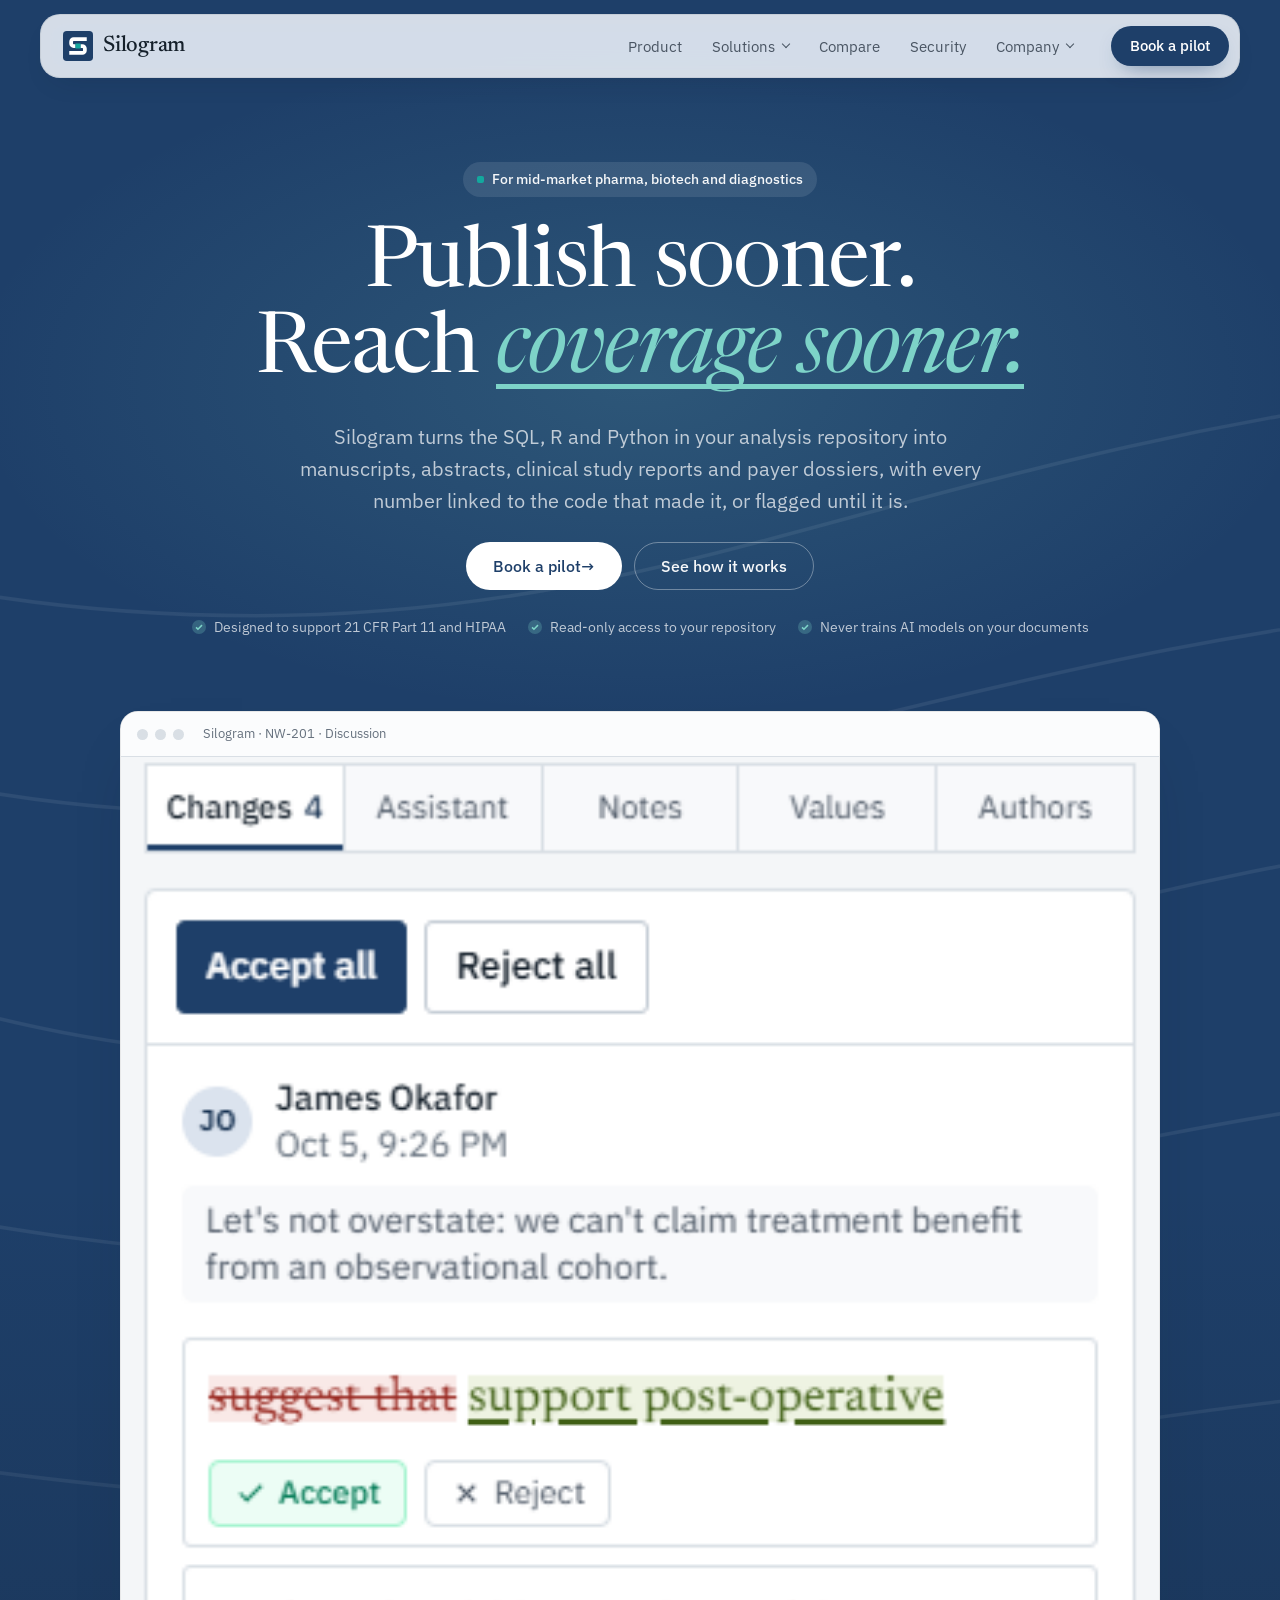
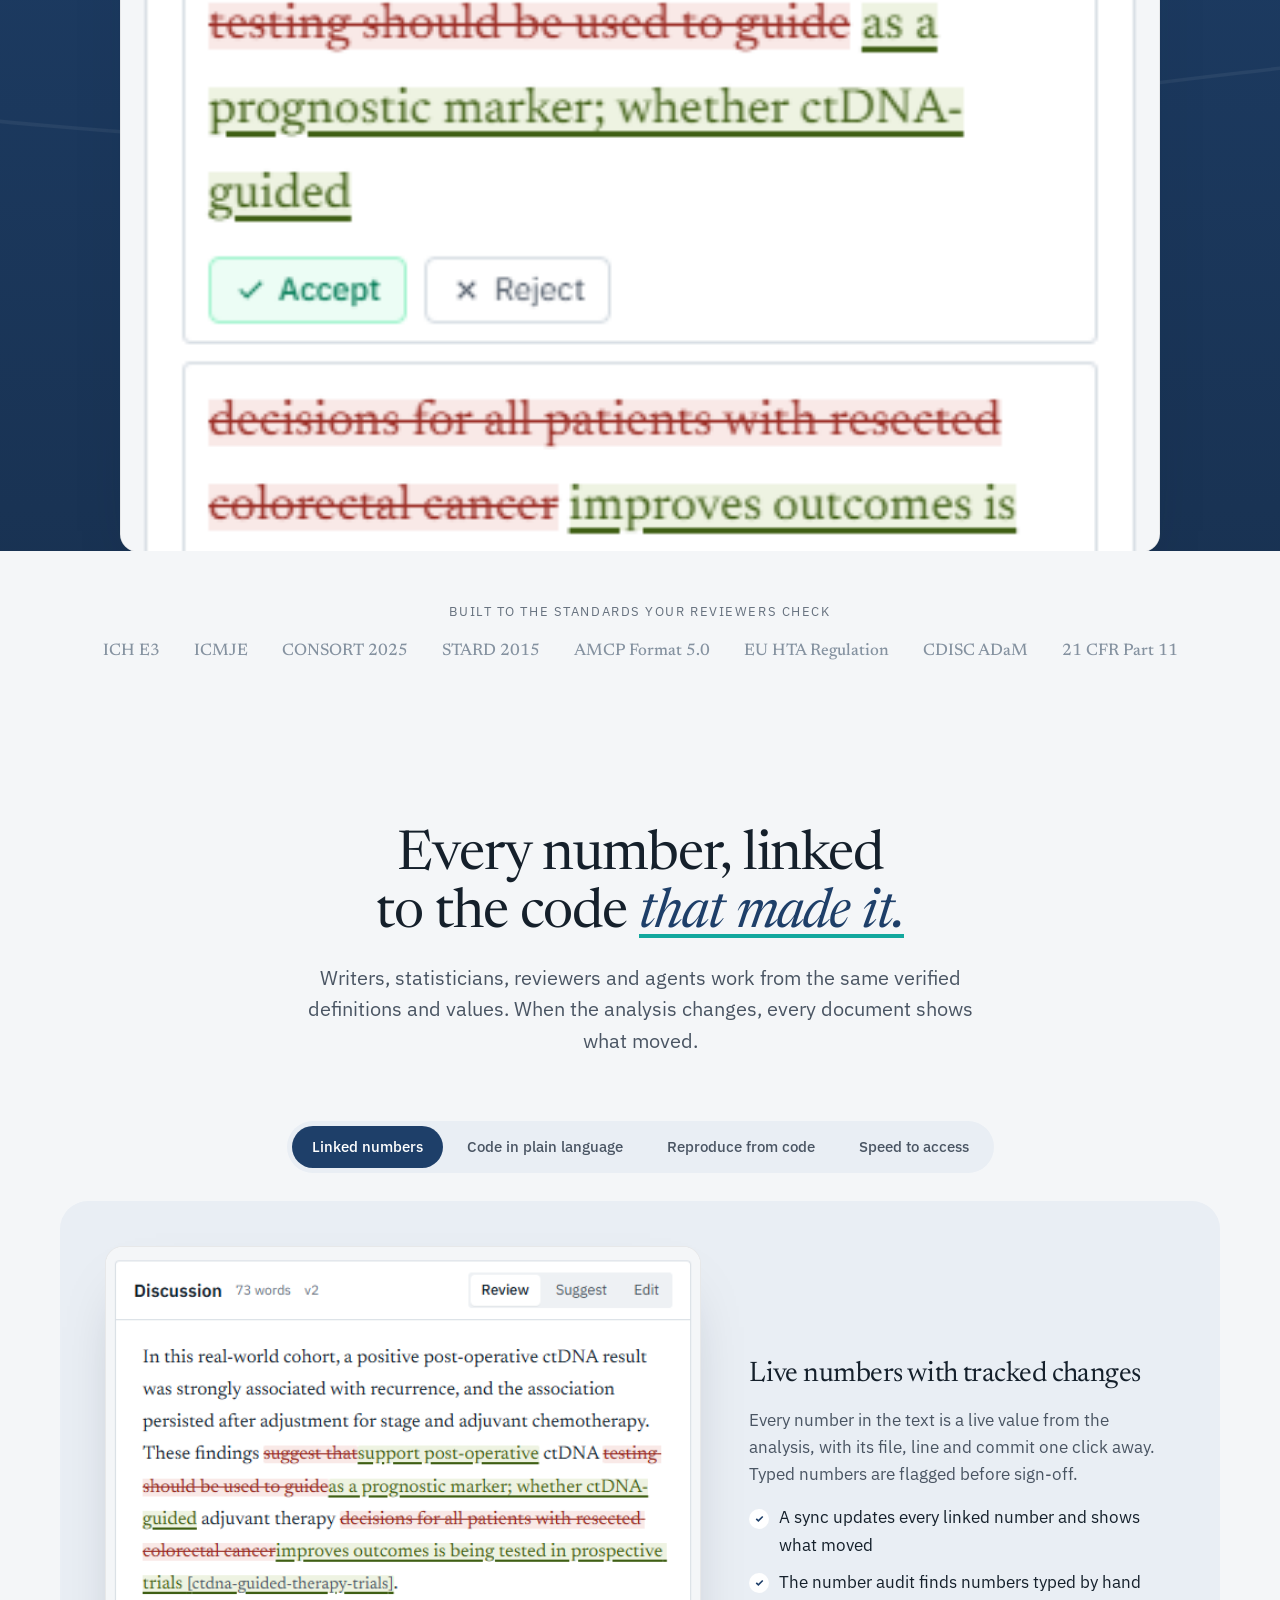
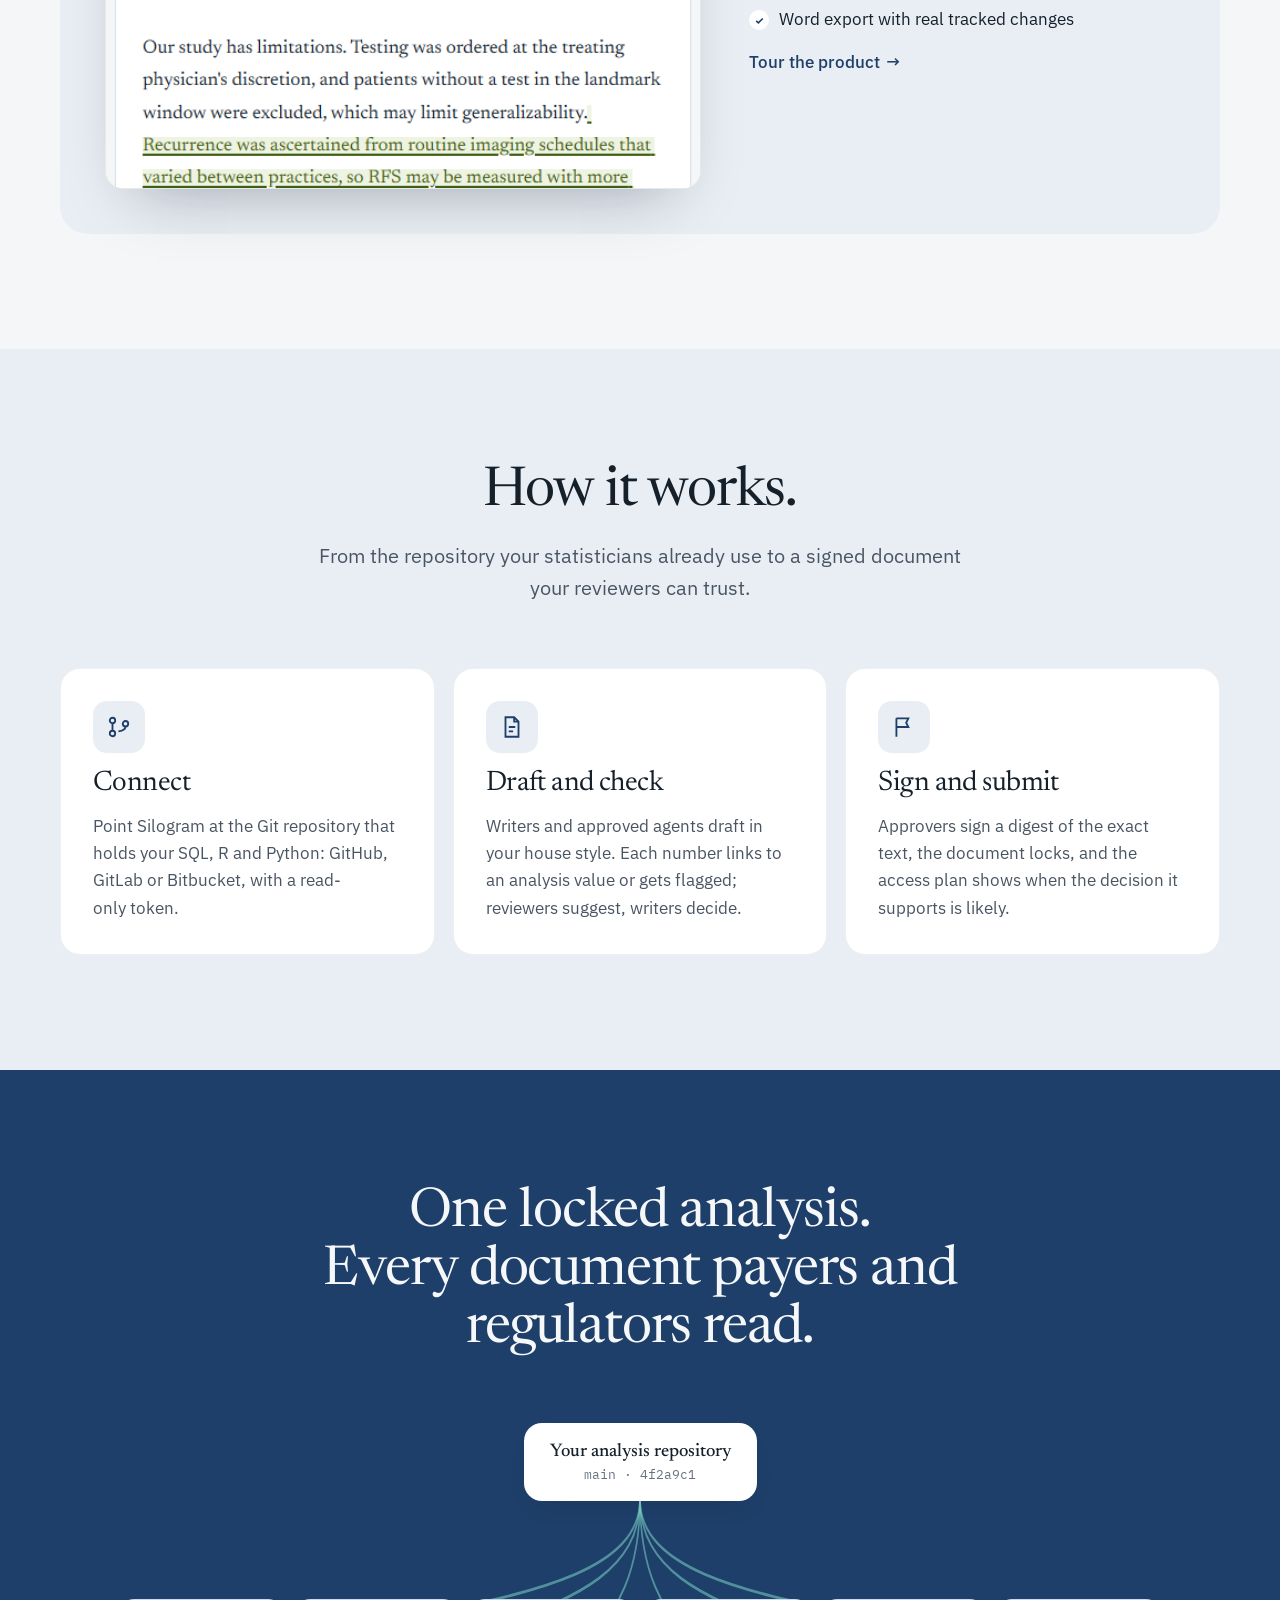
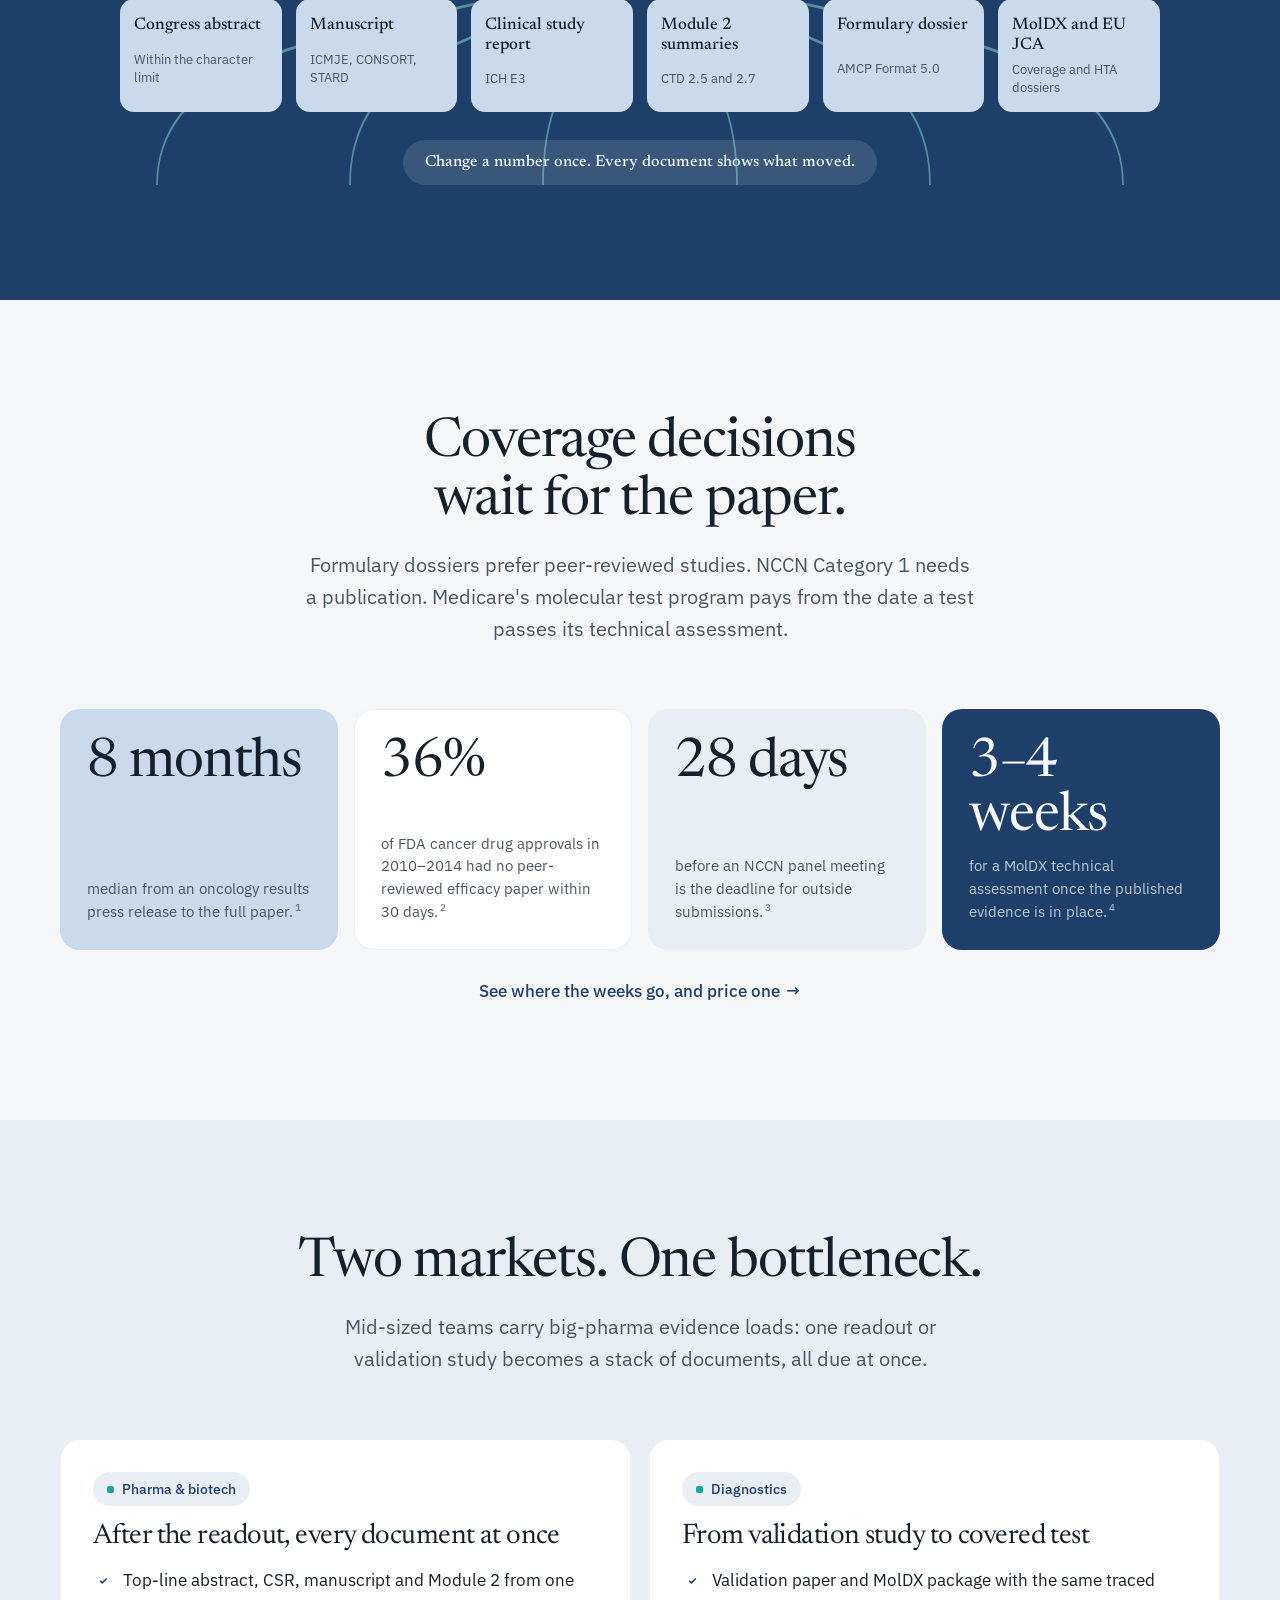
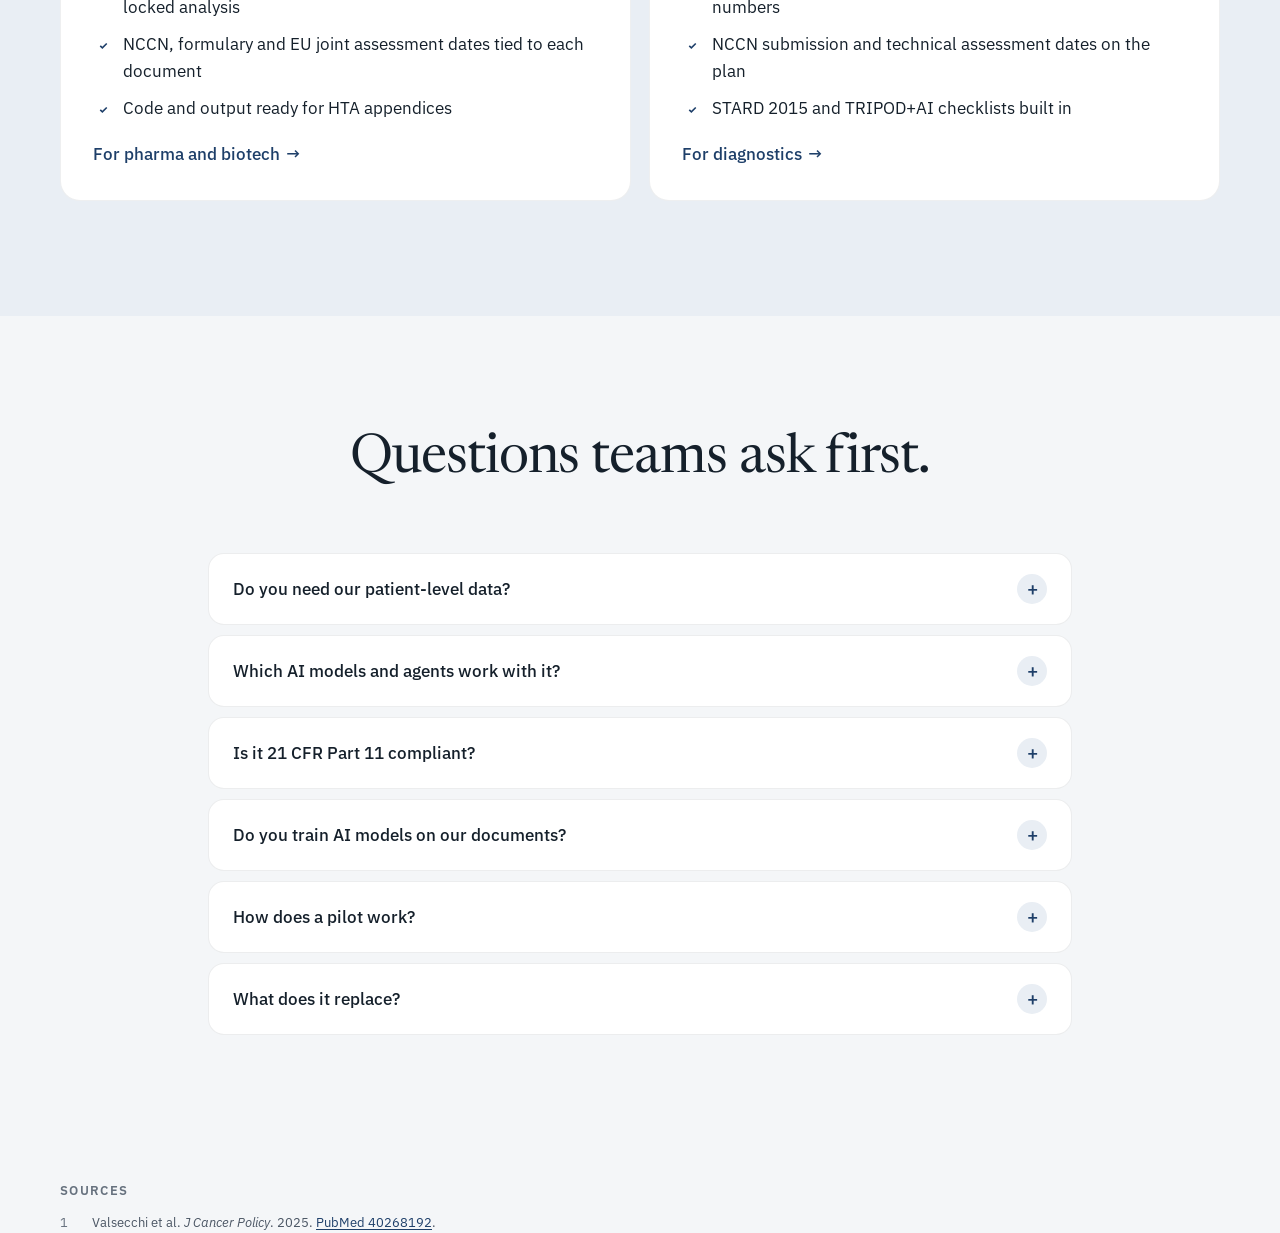
<file: index.html>
<!doctype html>
<html lang="en">
<head>
<meta charset="utf-8">
<meta name="viewport" content="width=device-width, initial-scale=1, viewport-fit=cover">
<meta name="format-detection" content="telephone=no, date=no, address=no">
<script>document.documentElement.classList.add("js")</script>
<meta name="robots" content="noindex, nofollow">
<title>Silogram · Publish sooner. Reach coverage sooner.</title>
<meta name="description" content="Silogram turns analysis code into manuscripts, abstracts, clinical study reports and payer dossiers, with numbers linked to the code that made them, so the evidence payers ask for exists sooner.">
<meta name="theme-color" content="#1E3F69">
<meta property="og:type" content="website">
<meta property="og:site_name" content="Silogram">
<meta property="og:title" content="Silogram · Publish sooner. Reach coverage sooner.">
<meta property="og:description" content="Silogram turns analysis code into manuscripts, abstracts, clinical study reports and payer dossiers, with numbers linked to the code that made them, so the evidence payers ask for exists sooner.">
<meta property="og:url" content="https://mattmargolis.github.io/silogram-site/">
<meta property="og:image" content="https://mattmargolis.github.io/silogram-site/assets/og.png">
<meta property="og:image:width" content="1200">
<meta property="og:image:height" content="630">
<meta name="twitter:card" content="summary_large_image">
<link rel="canonical" href="https://mattmargolis.github.io/silogram-site/">
<link rel="icon" href="assets/favicon.svg" type="image/svg+xml">
<link rel="apple-touch-icon" href="assets/apple-touch-icon.png">
<link rel="preconnect" href="https://fonts.googleapis.com">
<link rel="preconnect" href="https://fonts.gstatic.com" crossorigin>
<link rel="stylesheet" href="https://fonts.googleapis.com/css2?family=IBM+Plex+Mono:wght@400;500&amp;family=IBM+Plex+Sans:wght@400;500;600&amp;family=Newsreader:ital,opsz,wght@0,6..72,400..600;1,6..72,400..500&amp;display=swap">
<link rel="stylesheet" href="assets/site.css">
</head>
<body class="has-dark-hero">
<a class="skip" href="#main">Skip to content</a>
<div class="nav-shell">
    <div class="nav-bar">
      <a class="brand" href="index.html" aria-label="Silogram home"><svg class="mark" viewBox="0 0 24 24" width="30" height="30" aria-hidden="true" focusable="false"><rect class="mark-bg" width="24" height="24" rx="3"/><path class="mark-line" d="M19 6.5H8.5A2 2 0 0 0 6.5 8.5V10A2 2 0 0 0 8.5 12H10M14 12H15.5A2 2 0 0 1 17.5 14V15.5A2 2 0 0 1 15.5 17.5H5"/><rect class="mark-dot" x="10" y="10" width="4" height="4"/></svg><span>Silogram</span></a>
      <nav class="nav" id="site-nav" aria-label="Main"><ul role="list"><li><a href="product.html">Product</a></li><li><details class="nav-menu"><summary>Solutions</summary><ul role="list"><li><a href="pharma.html"><span class="menu-label">Pharma & biotech</span><span class="menu-note">Formulary, guidelines, HTA</span></a></li><li><a href="diagnostics.html"><span class="menu-label">Diagnostics</span><span class="menu-note">MolDX, NCCN, commercial plans</span></a></li><li><a href="access.html"><span class="menu-label">Speed to access</span><span class="menu-note">Price a week with your numbers</span></a></li></ul></details></li><li><a href="compare.html">Compare</a></li><li><a href="security.html">Security</a></li><li><details class="nav-menu"><summary>Company</summary><ul role="list"><li><a href="about.html"><span class="menu-label">About</span><span class="menu-note">Why Silogram exists, and who builds it</span></a></li><li><a href="careers.html"><span class="menu-label">Careers</span><span class="menu-note">The first roles we're hiring for</span></a></li><li><a href="contact.html"><span class="menu-label">Contact</span><span class="menu-note">Pilots, security, press</span></a></li></ul></details></li><li class="nav-menu-cta"><a class="btn btn-primary" href="mailto:mmargolis27@gmail.com?subject=Silogram%20pilot">Book a pilot</a></li></ul></nav>
      <a class="btn btn-primary btn-small nav-cta" href="mailto:mmargolis27@gmail.com?subject=Silogram%20pilot">Book a pilot</a>
      <button class="menu-toggle" type="button" aria-expanded="false" aria-controls="site-nav">Menu</button>
    </div>
  </div>
<main id="main">
<section class="hero on-dark" aria-labelledby="hero-title">
  <div class="hero-art" aria-hidden="true">
    <svg viewBox="0 0 1440 900" preserveAspectRatio="xMidYMid slice">
      <g fill="none" stroke="rgba(255,255,255,0.07)" stroke-width="1.5">
        <path d="M-40 140 C 240 140, 300 260, 560 260 S 900 120, 1480 160"/>
        <path d="M-40 220 C 220 220, 340 360, 600 340 S 960 210, 1480 260"/>
        <path d="M-40 320 C 260 300, 380 470, 640 440 S 1000 300, 1480 360"/>
        <path d="M-40 430 C 200 420, 420 560, 700 520 S 1040 420, 1480 470"/>
        <path d="M-40 560 C 260 560, 480 660, 760 620 S 1080 560, 1480 600"/>
        <path d="M-40 690 C 300 680, 520 760, 820 720 S 1120 680, 1480 720"/>
      </g>
    </svg>
  </div>
  <div class="wrap">
    <div class="hero-inner">
      <p class="pill-tag">For mid-market pharma, biotech and diagnostics</p>
      <h1 id="hero-title"><span class="ln">Publish sooner.</span><br><span class="ln">Reach <span class="hl">coverage sooner.</span></span></h1>
      <p class="lead">Silogram turns the SQL, R and Python in your analysis repository into manuscripts, abstracts, clinical study reports and payer dossiers, with every number linked to the code that made it, or flagged until it is.</p>
      <div class="actions">
        <a class="btn btn-light" href="mailto:mmargolis27@gmail.com?subject=Silogram%20pilot"><span class="arrow">Book a pilot</span></a>
        <a class="btn btn-ghost" href="#how">See how it works</a>
      </div>
      <p class="proof"><span>Designed to support 21&nbsp;CFR&nbsp;Part&nbsp;11 and HIPAA</span><span>Read-only access to your repository</span><span>Never trains AI models on your documents</span></p>
    </div>
  </div>
  <div class="hero-shot">
    <div class="window">
      <div class="window-bar" aria-hidden="true"><i></i><i></i><i></i><span>Silogram · NW-201 · Discussion</span></div>
      <picture><source media="(max-width: 719px)" srcset="assets/manuscript-review-phone.png" width="356" height="478"><img src="assets/manuscript.png" width="1440" height="900" alt="Silogram's document workspace: a co-author's tracked changes in the Discussion section, a notice that analysis values changed since the last sync, and a panel to accept or reject each suggestion." fetchpriority="high"></picture>
    </div>
  </div>
</section>

<section class="trust" aria-label="Standards Silogram is built around">
  <div class="wrap">
    <p>Built to the standards your reviewers check</p>
    <ul role="list">
      <li>ICH E3</li><li>ICMJE</li><li>CONSORT 2025</li><li>STARD 2015</li><li>AMCP Format 5.0</li><li>EU HTA Regulation</li><li>CDISC ADaM</li><li>21 CFR Part 11</li>
    </ul>
  </div>
</section>

<section class="band" id="product" aria-labelledby="product-title">
  <div class="wrap">
    <div class="head">
      <h2 id="product-title">Every number, linked to the code <span class="hl-ink">that made it.</span></h2>
      <p class="lead">Writers, statisticians, reviewers and agents work from the same verified definitions and values. When the analysis changes, every document shows what moved.</p>
    </div>
    <div class="tabset" data-tabs>
      <div class="seg" role="tablist" aria-label="What Silogram does">
        <button type="button" role="tab" id="t-numbers" aria-controls="p-numbers" aria-selected="true">Linked numbers</button>
        <button type="button" role="tab" id="t-code" aria-controls="p-code" aria-selected="false" tabindex="-1">Code in plain language</button>
        <button type="button" role="tab" id="t-reproduce" aria-controls="p-reproduce" aria-selected="false" tabindex="-1">Reproduce from code</button>
        <button type="button" role="tab" id="t-access" aria-controls="p-access" aria-selected="false" tabindex="-1">Speed to access</button>
      </div>
      <div class="tabpanel panel" role="tabpanel" id="p-numbers" aria-labelledby="t-numbers">
        <div class="window"><picture><source media="(max-width: 719px)" srcset="assets/manuscript-phone.png" width="536" height="488"><img src="assets/manuscript.png" width="1440" height="900" loading="lazy" alt="Document workspace with tracked insertions and deletions and a changes panel."></picture></div>
        <div class="panel-copy">
          <h3>Live numbers with tracked changes</h3>
          <p>Every number in the text is a live value from the analysis, with its file, line and commit one click away. Typed numbers are flagged before sign-off.</p>
          <ul class="checks" role="list"><li>A sync updates every linked number and shows what moved</li><li>The number audit finds numbers typed by hand</li><li>Word export with real tracked changes</li></ul>
          <a class="textlink" href="product.html">Tour the product</a>
        </div>
      </div>
      <div class="tabpanel panel" role="tabpanel" id="p-code" aria-labelledby="t-code">
        <div class="window"><picture><source media="(max-width: 719px)" srcset="assets/evidence-phone.png" width="536" height="496"><img src="assets/evidence.png" width="1440" height="900" loading="lazy" alt="The analysis cohort read from SQL, R and Python: each eligibility step with its patient count and a link to the lines that apply it."></picture></div>
        <div class="panel-copy">
          <h3>The cohort, read from the code</h3>
          <p>Silogram reads the SQL, R and Python and writes each eligibility step, variable and endpoint in plain language, with the patients left after each step.</p>
          <ul class="checks" role="list"><li>CDISC ADaM names in plain English</li><li>Analysts verify each definition</li><li>Verification goes stale when the code changes</li></ul>
          <a class="textlink" href="product.html">See the Evidence tab</a>
        </div>
      </div>
      <div class="tabpanel panel" role="tabpanel" id="p-reproduce" aria-labelledby="t-reproduce">
        <div class="window"><picture><source media="(max-width: 719px)" srcset="assets/reproduce-phone.png" width="560" height="347"><img src="assets/reproduce.png" width="1120" height="347" loading="lazy" alt="Reproduce from code: a runner re-ran a synthetic validation analysis and all 12 values, the table and the figure match the committed outputs."></picture></div>
        <div class="panel-copy">
          <h3>Proof the code produces the numbers</h3>
          <p>A runner re-runs your analysis at a commit in a sandbox with no network access and checks that it produces every value, table and figure the documents cite.</p>
          <ul class="checks" role="list"><li>Runs inside your network, next to the data</li><li>Only the declared outputs come back</li><li>Every run is in the audit trail</li></ul>
          <a class="textlink" href="product.html#reproduce">How reproduction works</a>
        </div>
      </div>
      <div class="tabpanel panel" role="tabpanel" id="p-access" aria-labelledby="t-access">
        <div class="window"><picture><source media="(max-width: 719px)" srcset="assets/portfolio-access-phone.png" width="560" height="444"><img src="assets/portfolio-access.png" width="1120" height="444" loading="lazy" alt="Evidence-to-access card: the decisions waiting on each document, their likely dates and the revenue deferred by each week of delay (synthetic data)."></picture></div>
        <div class="panel-copy">
          <h3>Dates tied to the decisions they unlock</h3>
          <p>Link each document to the coverage, formulary, guideline or approval decision it supports. See when it is likely and what a week of delay costs.</p>
          <ul class="checks" role="list"><li>Most-likely and 90% dates from real progress</li><li>NCCN, MolDX, formulary, EU JCA and more</li><li>Priced with your own revenue estimate</li></ul>
          <a class="textlink" href="access.html">Speed to access</a>
        </div>
      </div>
    </div>
  </div>
</section>

<section class="band band-wash" id="how" aria-labelledby="how-title">
  <div class="wrap">
    <div class="head">
      <h2 id="how-title">How it works.</h2>
      <p class="lead">From the repository your statisticians already use to a signed document your reviewers can trust.</p>
    </div>
    <ol class="cards cards-3" role="list">
      <li class="card">
        <span class="icon-tile" aria-hidden="true"><svg viewBox="0 0 24 24" fill="none" stroke="currentColor" stroke-width="1.7"><circle cx="6" cy="6" r="2.5"/><circle cx="6" cy="18" r="2.5"/><circle cx="18" cy="9" r="2.5"/><path d="M6 8.5v7M18 11.5c0 3-3 4-6.5 4.5"/></svg></span>
        <h3>Connect</h3>
        <p>Point Silogram at the Git repository that holds your SQL, R and Python: GitHub, GitLab or Bitbucket, with a read-only token.</p>
      </li>
      <li class="card">
        <span class="icon-tile" aria-hidden="true"><svg viewBox="0 0 24 24" fill="none" stroke="currentColor" stroke-width="1.7"><path d="M6 3h8l4 4v14H6z"/><path d="M14 3v4h4M9 12h6M9 16h4"/></svg></span>
        <h3>Draft and check</h3>
        <p>Writers and approved agents draft in your house style. Each number links to an analysis value or gets flagged; reviewers suggest, writers decide.</p>
      </li>
      <li class="card">
        <span class="icon-tile" aria-hidden="true"><svg viewBox="0 0 24 24" fill="none" stroke="currentColor" stroke-width="1.7"><path d="M5 21V4M5 4h11l-2 4 2 4H5"/></svg></span>
        <h3>Sign and submit</h3>
        <p>Approvers sign a digest of the exact text, the document locks, and the access plan shows when the decision it supports is likely.</p>
      </li>
    </ol>
  </div>
</section>

<section class="band band-navy on-dark" aria-labelledby="flow-title">
  <div class="wrap">
    <div class="head">
      <h2 id="flow-title"><span class="ln">One locked analysis.</span><br><span class="ln">Every document payers and regulators read.</span></h2>
    </div>
    <div class="flow">
      <svg class="flow-lines" viewBox="0 0 1040 190" preserveAspectRatio="none" aria-hidden="true">
        <g fill="none" stroke="rgba(125,211,200,0.55)" stroke-width="1.5">
          <path d="M520 40 C 520 120, 87 80, 87 190"/><path d="M520 40 C 520 120, 260 90, 260 190"/><path d="M520 40 C 520 120, 433 110, 433 190"/>
          <path d="M520 40 C 520 120, 607 110, 607 190"/><path d="M520 40 C 520 120, 780 90, 780 190"/><path d="M520 40 C 520 120, 953 80, 953 190"/>
        </g>
      </svg>
      <div class="flow-root"><b>Your analysis repository</b><span>main · 4f2a9c1</span></div>
      <ul class="flow-docs" role="list">
        <li><b>Congress abstract</b><span>Within the character limit</span></li>
        <li><b>Manuscript</b><span>ICMJE, CONSORT, STARD</span></li>
        <li><b>Clinical study report</b><span>ICH E3</span></li>
        <li><b>Module 2 summaries</b><span>CTD 2.5 and 2.7</span></li>
        <li><b>Formulary dossier</b><span>AMCP Format 5.0</span></li>
        <li><b>MolDX and EU JCA</b><span>Coverage and HTA dossiers</span></li>
      </ul>
      <p class="flow-foot"><span class="ln">Change a number once. </span><span class="ln">Every document shows what moved.</span></p>
    </div>
  </div>
</section>

<section class="band" aria-labelledby="why-title">
  <div class="wrap">
    <div class="head">
      <h2 id="why-title">Coverage decisions wait for the paper.</h2>
      <p class="lead">Formulary dossiers prefer peer-reviewed studies. NCCN Category 1 needs a publication. Medicare's molecular test program pays from the date a test passes its technical assessment.</p>
    </div>
    <div class="bento">
      <div class="tile tile-sky"><span class="big">8 months</span><p>median from an oncology results press release to the full paper.<a class="ref" href="#src-1">1</a></p></div>
      <div class="tile"><span class="big">36%</span><p>of FDA cancer drug approvals in <span class="nowrap">2010–2014</span> had no peer-reviewed efficacy paper within 30 days.<a class="ref" href="#src-2">2</a></p></div>
      <div class="tile tile-wash"><span class="big">28 days</span><p>before an NCCN panel meeting is the deadline for outside submissions.<a class="ref" href="#src-3">3</a></p></div>
      <div class="tile tile-navy"><span class="big">3–4 weeks</span><p>for a MolDX technical assessment once the published evidence is in place.<a class="ref" href="#src-4">4</a></p></div>
    </div>
    <p class="center more-link"><a class="textlink" href="access.html">See where the weeks go, and price one</a></p>
  </div>
</section>

<section class="band band-wash" aria-labelledby="markets-title">
  <div class="wrap">
    <div class="head">
      <h2 id="markets-title">Two markets. One bottleneck.</h2>
      <p class="lead">Mid-sized teams carry big-pharma evidence loads: one readout or validation study becomes a stack of documents, all due at once.</p>
    </div>
    <div class="cards">
      <article class="card">
        <span class="pill-tag">Pharma &amp; biotech</span>
        <h3>After the readout, every document at once</h3>
        <ul class="checks" role="list"><li>Top-line abstract, CSR, manuscript and Module 2 from one locked analysis</li><li>NCCN, formulary and EU joint assessment dates tied to each document</li><li>Code and output ready for HTA appendices</li></ul>
        <a class="textlink" href="pharma.html">For pharma and biotech</a>
      </article>
      <article class="card">
        <span class="pill-tag">Diagnostics</span>
        <h3>From validation study to covered test</h3>
        <ul class="checks" role="list"><li>Validation paper and MolDX package with the same traced numbers</li><li>NCCN submission and technical assessment dates on the plan</li><li>STARD 2015 and TRIPOD+AI checklists built in</li></ul>
        <a class="textlink" href="diagnostics.html">For diagnostics</a>
      </article>
    </div>
  </div>
</section>

<section class="band" aria-labelledby="faq-title">
  <div class="wrap">
    <div class="head"><h2 id="faq-title">Questions teams ask first.</h2></div>
    <div class="faq">
      <details><summary><span>Do you need our <span class="nowrap">patient-level</span> data?</span></summary><div><p>No. Silogram reads code and aggregate outputs. Workspaces default to no PHI, and a scanner blocks likely patient identifiers. When you reproduce outputs from code, the runner sits inside your network next to the data; only the declared outputs come back.</p></div></details>
      <details><summary><span>Which AI models and agents work with it?</span></summary><div><p>Any model your company has approved, with your own keys, and any agent that speaks MCP or REST. Agents read verified context; everything they write arrives as a tracked suggestion that a person accepts or rejects.</p></div></details>
      <details><summary><span>Is it 21 CFR Part 11 compliant?</span></summary><div><p>Silogram is designed to support Part 11 and HIPAA: an append-only audit trail, electronic signatures bound to the exact text signed, approval locks and access controls. Compliance also depends on your validation and procedures, so we provide the requirement list, test evidence and templates.</p></div></details>
      <details><summary><span>Do you train AI models on our documents?</span></summary><div><p>No. Your documents and house style stay in your workspace and are never used to train models.</p></div></details>
      <details><summary><span>How does a pilot work?</span></summary><div><p>Ninety days on one live document. We connect its analysis repository with a read-only token, learn your house style from past papers, and measure the time from locked outputs to submission against your recent history. The pilot fee is credited to an annual plan.</p></div></details>
      <details><summary><span>What does it replace?</span></summary><div><p>Copying numbers from tables into Word, re-checking them by hand, and tracking plans in spreadsheets. It works alongside your writers, agencies and statistics team rather than replacing them. <a href="compare.html">See how it compares.</a></p></div></details>
    </div>
  </div>
</section>

<section class="wrap sources-block" aria-labelledby="sources-title">
  <h2 id="sources-title">Sources</h2>
  <ol class="sources" role="list">
    <li id="src-1"><span>1</span><span>Valsecchi et al. <i>J Cancer Policy</i>. 2025. <a href="https://pubmed.ncbi.nlm.nih.gov/40268192/">PubMed 40268192</a>.</span></li>
    <li id="src-2"><span>2</span><span>Lammers et al. <i>Blood Cancer J</i>. 2017. <a href="https://pmc.ncbi.nlm.nih.gov/articles/PMC5802585/">PMC5802585</a>.</span></li>
    <li id="src-3"><span>3</span><span>NCCN. <a href="https://www.nccn.org/docs/default-source/default-document-library/gl-submission-process-faqs_11_27-24.pdf">Guidelines submission process FAQs</a> (November 2024).</span></li>
    <li id="src-4"><span>4</span><span>Palmetto GBA. <a href="https://dominoapps.palmettogba.com/palmetto/providers.nsf/files/MolDX_General_FAQs.pdf/$FILE/MolDX_General_FAQs.pdf">MolDX General FAQs</a>.</span></li>
  </ol>
</section>
</main>
<section class="cta-band" aria-labelledby="closing-title">
    <div class="wrap">
      <h2 id="closing-title"><span class="ln">Bring one document that matters.</span><br><span class="ln">See how many weeks you get&nbsp;back.</span></h2>
      <p class="lead">A 90-day paid pilot on a live manuscript, abstract, CSR or dossier, connected to its analysis repository with a read-only token.</p>
      <div class="actions"><a class="btn btn-light" href="mailto:mmargolis27@gmail.com?subject=Silogram%20pilot"><span class="arrow">Book a pilot</span></a><a class="btn btn-ghost" href="product.html">Tour the product</a></div>
    </div>
  </section>
<footer class="footer">
    <div class="wrap">
      <div class="footer-top">
        <div>
          <a class="brand" href="index.html" aria-label="Silogram home"><svg class="mark" viewBox="0 0 24 24" width="26" height="26" aria-hidden="true" focusable="false"><rect class="mark-bg" width="24" height="24" rx="3"/><path class="mark-line" d="M19 6.5H8.5A2 2 0 0 0 6.5 8.5V10A2 2 0 0 0 8.5 12H10M14 12H15.5A2 2 0 0 1 17.5 14V15.5A2 2 0 0 1 15.5 17.5H5"/><rect class="mark-dot" x="10" y="10" width="4" height="4"/></svg><span>Silogram</span></a>
          <p class="footer-blurb">Silogram links analysis code to the manuscripts, clinical study reports and payer dossiers built on it. Read-only access to your repository; no training on your documents; designed to support 21&nbsp;CFR&nbsp;Part&nbsp;11 and HIPAA.</p>
        </div>
        <div><h3>Product</h3><ul role="list"><li><a href="product.html">Product tour</a></li><li><a href="product.html#reproduce">Reproduce from code</a></li><li><a href="security.html">Security</a></li><li><a href="compare.html">Compare</a></li></ul></div>
        <div><h3>Solutions</h3><ul role="list"><li><a href="pharma.html">Pharma & biotech</a></li><li><a href="diagnostics.html">Diagnostics</a></li><li><a href="access.html">Speed to access</a></li></ul></div>
        <div><h3>Company</h3><ul role="list"><li><a href="about.html">About</a></li><li><a href="careers.html">Careers</a></li><li><a href="contact.html">Contact</a></li><li><a href="privacy.html">Privacy</a></li></ul></div>
      </div>
      <div class="footer-legal">
        <p>© 2026 Silogram</p>
        <p>Screenshots use synthetic demo data (Northwind Oncology). Companies and products named in public examples are not Silogram customers.</p>
      </div>
    </div>
  </footer>
<script src="assets/site.js" defer></script>
</body>
</html>
</file>
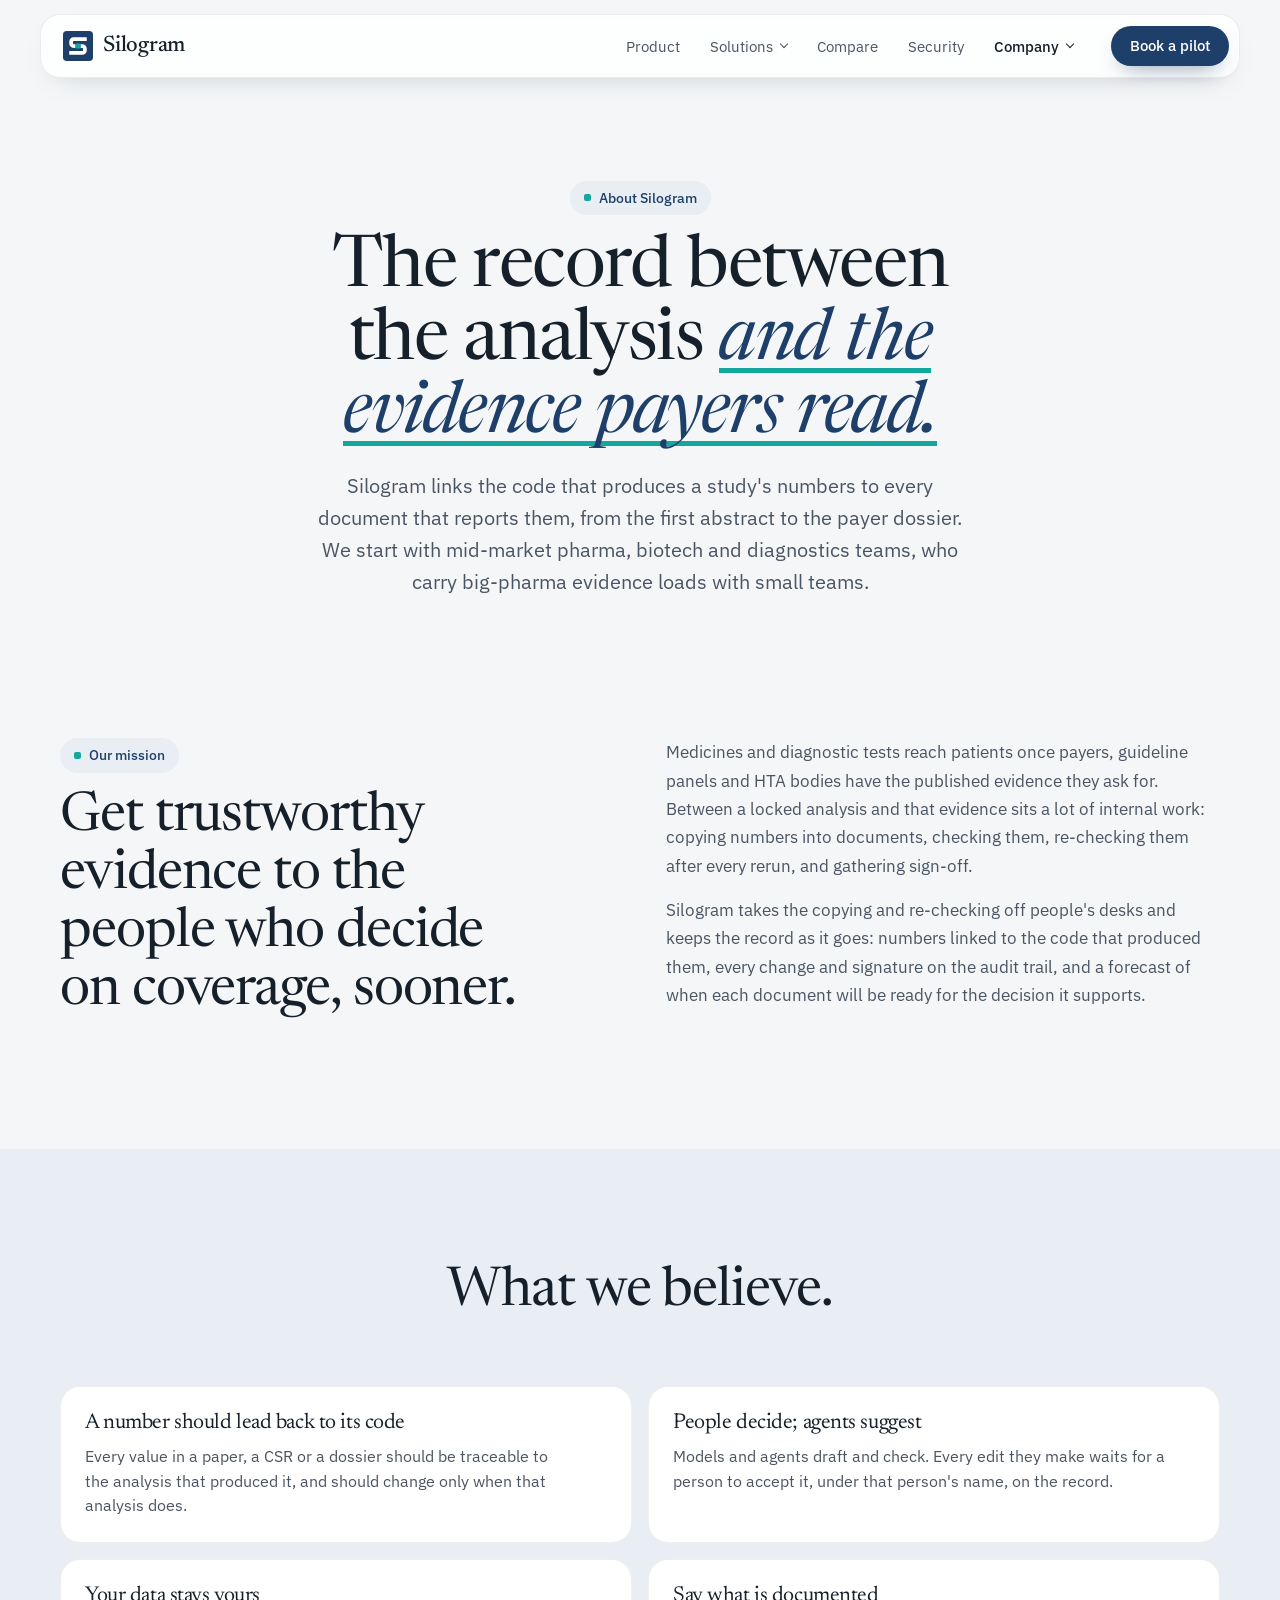
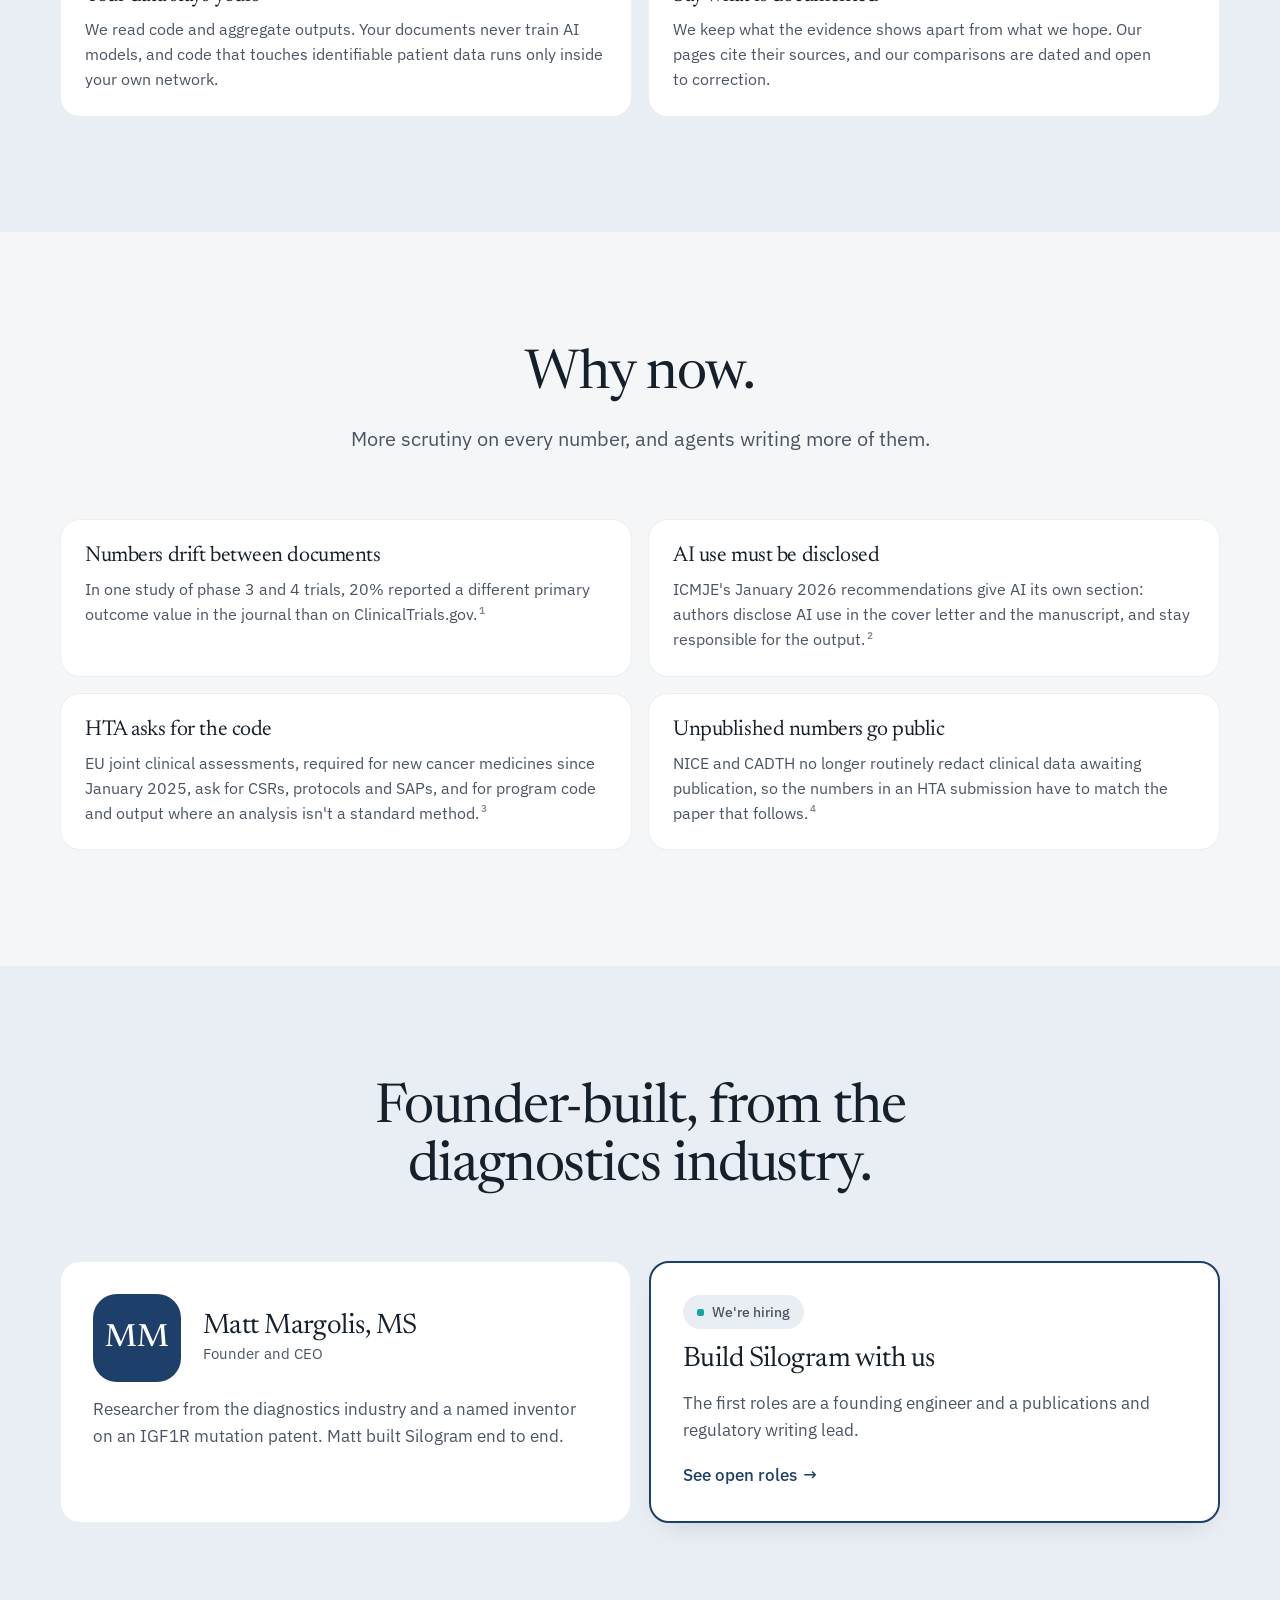
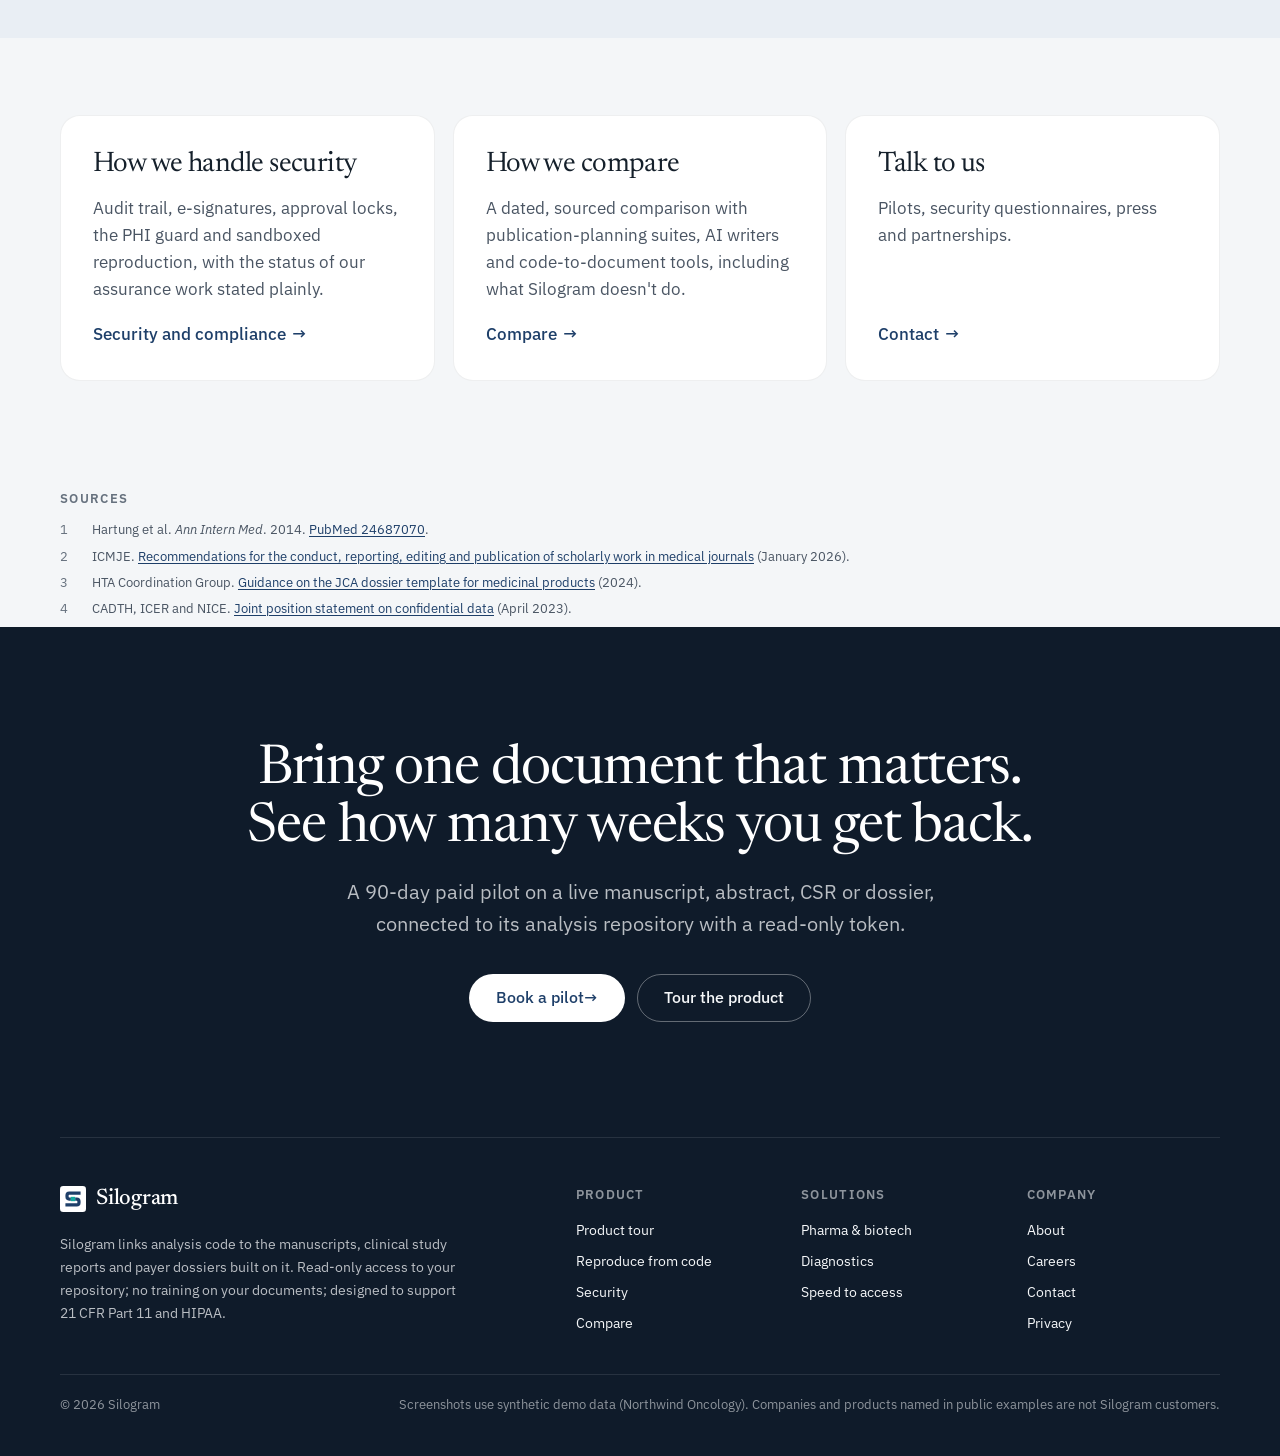
<file: about.html>
<!doctype html>
<html lang="en">
<head>
<meta charset="utf-8">
<meta name="viewport" content="width=device-width, initial-scale=1, viewport-fit=cover">
<meta name="format-detection" content="telephone=no, date=no, address=no">
<script>document.documentElement.classList.add("js")</script>
<meta name="robots" content="noindex, nofollow">
<title>About · Silogram</title>
<meta name="description" content="Silogram builds the record between analysis code and the documents that get medicines and diagnostic tests covered. Our mission, what we believe, why now, and who builds it.">
<meta name="theme-color" content="#F4F6F8">
<meta property="og:type" content="website">
<meta property="og:site_name" content="Silogram">
<meta property="og:title" content="About · Silogram">
<meta property="og:description" content="Silogram builds the record between analysis code and the documents that get medicines and diagnostic tests covered. Our mission, what we believe, why now, and who builds it.">
<meta property="og:url" content="https://mattmargolis.github.io/silogram-site/about.html">
<meta property="og:image" content="https://mattmargolis.github.io/silogram-site/assets/og.png">
<meta property="og:image:width" content="1200">
<meta property="og:image:height" content="630">
<meta name="twitter:card" content="summary_large_image">
<link rel="canonical" href="https://mattmargolis.github.io/silogram-site/about.html">
<link rel="icon" href="assets/favicon.svg" type="image/svg+xml">
<link rel="apple-touch-icon" href="assets/apple-touch-icon.png">
<link rel="preconnect" href="https://fonts.googleapis.com">
<link rel="preconnect" href="https://fonts.gstatic.com" crossorigin>
<link rel="stylesheet" href="https://fonts.googleapis.com/css2?family=IBM+Plex+Mono:wght@400;500&amp;family=IBM+Plex+Sans:wght@400;500;600&amp;family=Newsreader:ital,opsz,wght@0,6..72,400..600;1,6..72,400..500&amp;display=swap">
<link rel="stylesheet" href="assets/site.css">
</head>
<body>
<a class="skip" href="#main">Skip to content</a>
<div class="nav-shell">
    <div class="nav-bar">
      <a class="brand" href="index.html" aria-label="Silogram home"><svg class="mark" viewBox="0 0 24 24" width="30" height="30" aria-hidden="true" focusable="false"><rect class="mark-bg" width="24" height="24" rx="3"/><path class="mark-line" d="M19 6.5H8.5A2 2 0 0 0 6.5 8.5V10A2 2 0 0 0 8.5 12H10M14 12H15.5A2 2 0 0 1 17.5 14V15.5A2 2 0 0 1 15.5 17.5H5"/><rect class="mark-dot" x="10" y="10" width="4" height="4"/></svg><span>Silogram</span></a>
      <nav class="nav" id="site-nav" aria-label="Main"><ul role="list"><li><a href="product.html">Product</a></li><li><details class="nav-menu"><summary>Solutions</summary><ul role="list"><li><a href="pharma.html"><span class="menu-label">Pharma & biotech</span><span class="menu-note">Formulary, guidelines, HTA</span></a></li><li><a href="diagnostics.html"><span class="menu-label">Diagnostics</span><span class="menu-note">MolDX, NCCN, commercial plans</span></a></li><li><a href="access.html"><span class="menu-label">Speed to access</span><span class="menu-note">Price a week with your numbers</span></a></li></ul></details></li><li><a href="compare.html">Compare</a></li><li><a href="security.html">Security</a></li><li><details class="nav-menu"><summary class="is-current">Company</summary><ul role="list"><li><a href="about.html" aria-current="page"><span class="menu-label">About</span><span class="menu-note">Why Silogram exists, and who builds it</span></a></li><li><a href="careers.html"><span class="menu-label">Careers</span><span class="menu-note">The first roles we're hiring for</span></a></li><li><a href="contact.html"><span class="menu-label">Contact</span><span class="menu-note">Pilots, security, press</span></a></li></ul></details></li><li class="nav-menu-cta"><a class="btn btn-primary" href="mailto:mmargolis27@gmail.com?subject=Silogram%20pilot">Book a pilot</a></li></ul></nav>
      <a class="btn btn-primary btn-small nav-cta" href="mailto:mmargolis27@gmail.com?subject=Silogram%20pilot">Book a pilot</a>
      <button class="menu-toggle" type="button" aria-expanded="false" aria-controls="site-nav">Menu</button>
    </div>
  </div>
<main id="main">
<section class="page-hero" aria-labelledby="page-title">
  <div class="wrap">
    <div class="head">
      <p class="pill-tag">About Silogram</p>
      <h1 id="page-title">The record between the analysis <span class="hl-ink">and the evidence payers read.</span></h1>
      <p class="lead">Silogram links the code that produces a study's numbers to every document that reports them, from the first abstract to the payer dossier. We start with mid-market pharma, biotech and diagnostics teams, who carry big-pharma evidence loads with small teams.</p>
    </div>
  </div>
</section>

<section class="band band-tight" aria-labelledby="mission-title">
  <div class="wrap">
    <div class="grid-2 grid-top">
      <div class="head-left">
        <p class="pill-tag">Our mission</p>
        <h2 id="mission-title">Get trustworthy evidence to the people who decide on coverage, sooner.</h2>
      </div>
      <div class="prose">
        <p>Medicines and diagnostic tests reach patients once payers, guideline panels and HTA bodies have the published evidence they ask for. Between a locked analysis and that evidence sits a lot of internal work: copying numbers into documents, checking them, re-checking them after every rerun, and gathering sign-off.</p>
        <p>Silogram takes the copying and re-checking off people's desks and keeps the record as it goes: numbers linked to the code that produced them, every change and signature on the audit trail, and a forecast of when each document will be ready for the decision it supports.</p>
      </div>
    </div>
  </div>
</section>

<section class="band band-wash" aria-labelledby="beliefs-title">
  <div class="wrap">
    <div class="head"><h2 id="beliefs-title">What we believe.</h2></div>
    <div class="facts-grid">
      <div class="fact"><h3>A number should lead back to its code</h3><p>Every value in a paper, a CSR or a dossier should be traceable to the analysis that produced it, and should change only when that analysis does.</p></div>
      <div class="fact"><h3>People decide; agents suggest</h3><p>Models and agents draft and check. Every edit they make waits for a person to accept it, under that person's name, on the record.</p></div>
      <div class="fact"><h3>Your data stays yours</h3><p>We read code and aggregate outputs. Your documents never train AI models, and code that touches identifiable patient data runs only inside your own network.</p></div>
      <div class="fact"><h3>Say what is documented</h3><p>We keep what the evidence shows apart from what we hope. Our pages cite their sources, and our comparisons are dated and open to correction.</p></div>
    </div>
  </div>
</section>

<section class="band" aria-labelledby="now-title">
  <div class="wrap">
    <div class="head"><h2 id="now-title">Why now.</h2><p class="lead">More scrutiny on every number, and agents writing more of them.</p></div>
    <div class="facts-grid">
      <div class="fact"><h3>Numbers drift between documents</h3><p>In one study of phase 3 and 4 trials, 20% reported a different primary outcome value in the journal than on ClinicalTrials.gov.<a class="ref" href="#src-1">1</a></p></div>
      <div class="fact"><h3>AI use must be disclosed</h3><p>ICMJE's January 2026 recommendations give AI its own section: authors disclose AI use in the cover letter and the manuscript, and stay responsible for the output.<a class="ref" href="#src-2">2</a></p></div>
      <div class="fact"><h3>HTA asks for the code</h3><p>EU joint clinical assessments, required for new cancer medicines since January 2025, ask for CSRs, protocols and SAPs, and for program code and output where an analysis isn't a standard method.<a class="ref" href="#src-3">3</a></p></div>
      <div class="fact"><h3>Unpublished numbers go public</h3><p>NICE and CADTH no longer routinely redact clinical data awaiting publication, so the numbers in an HTA submission have to match the paper that follows.<a class="ref" href="#src-4">4</a></p></div>
    </div>
  </div>
</section>

<section class="band band-wash" id="team" aria-labelledby="team-title">
  <div class="wrap">
    <div class="head"><h2 id="team-title">Founder-built, from the diagnostics industry.</h2></div>
    <div class="cards">
      <article class="card">
        <div class="person">
          <span class="avatar" aria-hidden="true">MM</span>
          <div><h3>Matt Margolis, MS</h3><p class="small">Founder and CEO</p></div>
        </div>
        <p>Researcher from the diagnostics industry and a named inventor on an IGF1R mutation patent. Matt built Silogram end to end.</p>
      </article>
      <article class="card card-hl">
        <p class="pill-tag">We're hiring</p>
        <h3>Build Silogram with us</h3>
        <p>The first roles are a founding engineer and a publications and regulatory writing lead.</p>
        <a class="textlink" href="careers.html">See open roles</a>
      </article>
    </div>
  </div>
</section>

<section class="band band-tight" aria-labelledby="more-title">
  <div class="wrap">
    <h2 id="more-title" class="sr-only">More about Silogram</h2>
    <div class="cards cards-3">
      <article class="card"><h3>How we handle security</h3><p>Audit trail, e-signatures, approval locks, the PHI guard and sandboxed reproduction, with the status of our assurance work stated plainly.</p><a class="textlink" href="security.html">Security and compliance</a></article>
      <article class="card"><h3>How we compare</h3><p>A dated, sourced comparison with publication-planning suites, AI writers and code-to-document tools, including what Silogram doesn't do.</p><a class="textlink" href="compare.html">Compare</a></article>
      <article class="card"><h3>Talk to us</h3><p>Pilots, security questionnaires, press and partnerships.</p><a class="textlink" href="contact.html">Contact</a></article>
    </div>
  </div>
</section>

<section class="wrap sources-block" aria-labelledby="sources-title">
  <h2 id="sources-title">Sources</h2>
  <ol class="sources" role="list">
    <li id="src-1"><span>1</span><span>Hartung et al. <i>Ann Intern Med</i>. 2014. <a href="https://pubmed.ncbi.nlm.nih.gov/24687070/">PubMed 24687070</a>.</span></li>
    <li id="src-2"><span>2</span><span>ICMJE. <a href="https://www.icmje.org/icmje-recommendations.pdf">Recommendations for the conduct, reporting, editing and publication of scholarly work in medical journals</a> (January 2026).</span></li>
    <li id="src-3"><span>3</span><span>HTA Coordination Group. <a href="https://health.ec.europa.eu/document/download/3943ae6a-1bca-4afd-b05c-fd9a54a252d7_en?filename=hta_jca_mp_dossier-template_guidance_en.pdf">Guidance on the JCA dossier template for medicinal products</a> (2024).</span></li>
    <li id="src-4"><span>4</span><span>CADTH, ICER and NICE. <a href="https://icer.org/wp-content/uploads/2023/04/Position-Statement_confidential-data_FINAL.pdf">Joint position statement on confidential data</a> (April 2023).</span></li>
  </ol>
</section>
</main>
<section class="cta-band" aria-labelledby="closing-title">
    <div class="wrap">
      <h2 id="closing-title"><span class="ln">Bring one document that matters.</span><br><span class="ln">See how many weeks you get&nbsp;back.</span></h2>
      <p class="lead">A 90-day paid pilot on a live manuscript, abstract, CSR or dossier, connected to its analysis repository with a read-only token.</p>
      <div class="actions"><a class="btn btn-light" href="mailto:mmargolis27@gmail.com?subject=Silogram%20pilot"><span class="arrow">Book a pilot</span></a><a class="btn btn-ghost" href="product.html">Tour the product</a></div>
    </div>
  </section>
<footer class="footer">
    <div class="wrap">
      <div class="footer-top">
        <div>
          <a class="brand" href="index.html" aria-label="Silogram home"><svg class="mark" viewBox="0 0 24 24" width="26" height="26" aria-hidden="true" focusable="false"><rect class="mark-bg" width="24" height="24" rx="3"/><path class="mark-line" d="M19 6.5H8.5A2 2 0 0 0 6.5 8.5V10A2 2 0 0 0 8.5 12H10M14 12H15.5A2 2 0 0 1 17.5 14V15.5A2 2 0 0 1 15.5 17.5H5"/><rect class="mark-dot" x="10" y="10" width="4" height="4"/></svg><span>Silogram</span></a>
          <p class="footer-blurb">Silogram links analysis code to the manuscripts, clinical study reports and payer dossiers built on it. Read-only access to your repository; no training on your documents; designed to support 21&nbsp;CFR&nbsp;Part&nbsp;11 and HIPAA.</p>
        </div>
        <div><h3>Product</h3><ul role="list"><li><a href="product.html">Product tour</a></li><li><a href="product.html#reproduce">Reproduce from code</a></li><li><a href="security.html">Security</a></li><li><a href="compare.html">Compare</a></li></ul></div>
        <div><h3>Solutions</h3><ul role="list"><li><a href="pharma.html">Pharma & biotech</a></li><li><a href="diagnostics.html">Diagnostics</a></li><li><a href="access.html">Speed to access</a></li></ul></div>
        <div><h3>Company</h3><ul role="list"><li><a href="about.html">About</a></li><li><a href="careers.html">Careers</a></li><li><a href="contact.html">Contact</a></li><li><a href="privacy.html">Privacy</a></li></ul></div>
      </div>
      <div class="footer-legal">
        <p>© 2026 Silogram</p>
        <p>Screenshots use synthetic demo data (Northwind Oncology). Companies and products named in public examples are not Silogram customers.</p>
      </div>
    </div>
  </footer>
<script src="assets/site.js" defer></script>
</body>
</html>
</file>
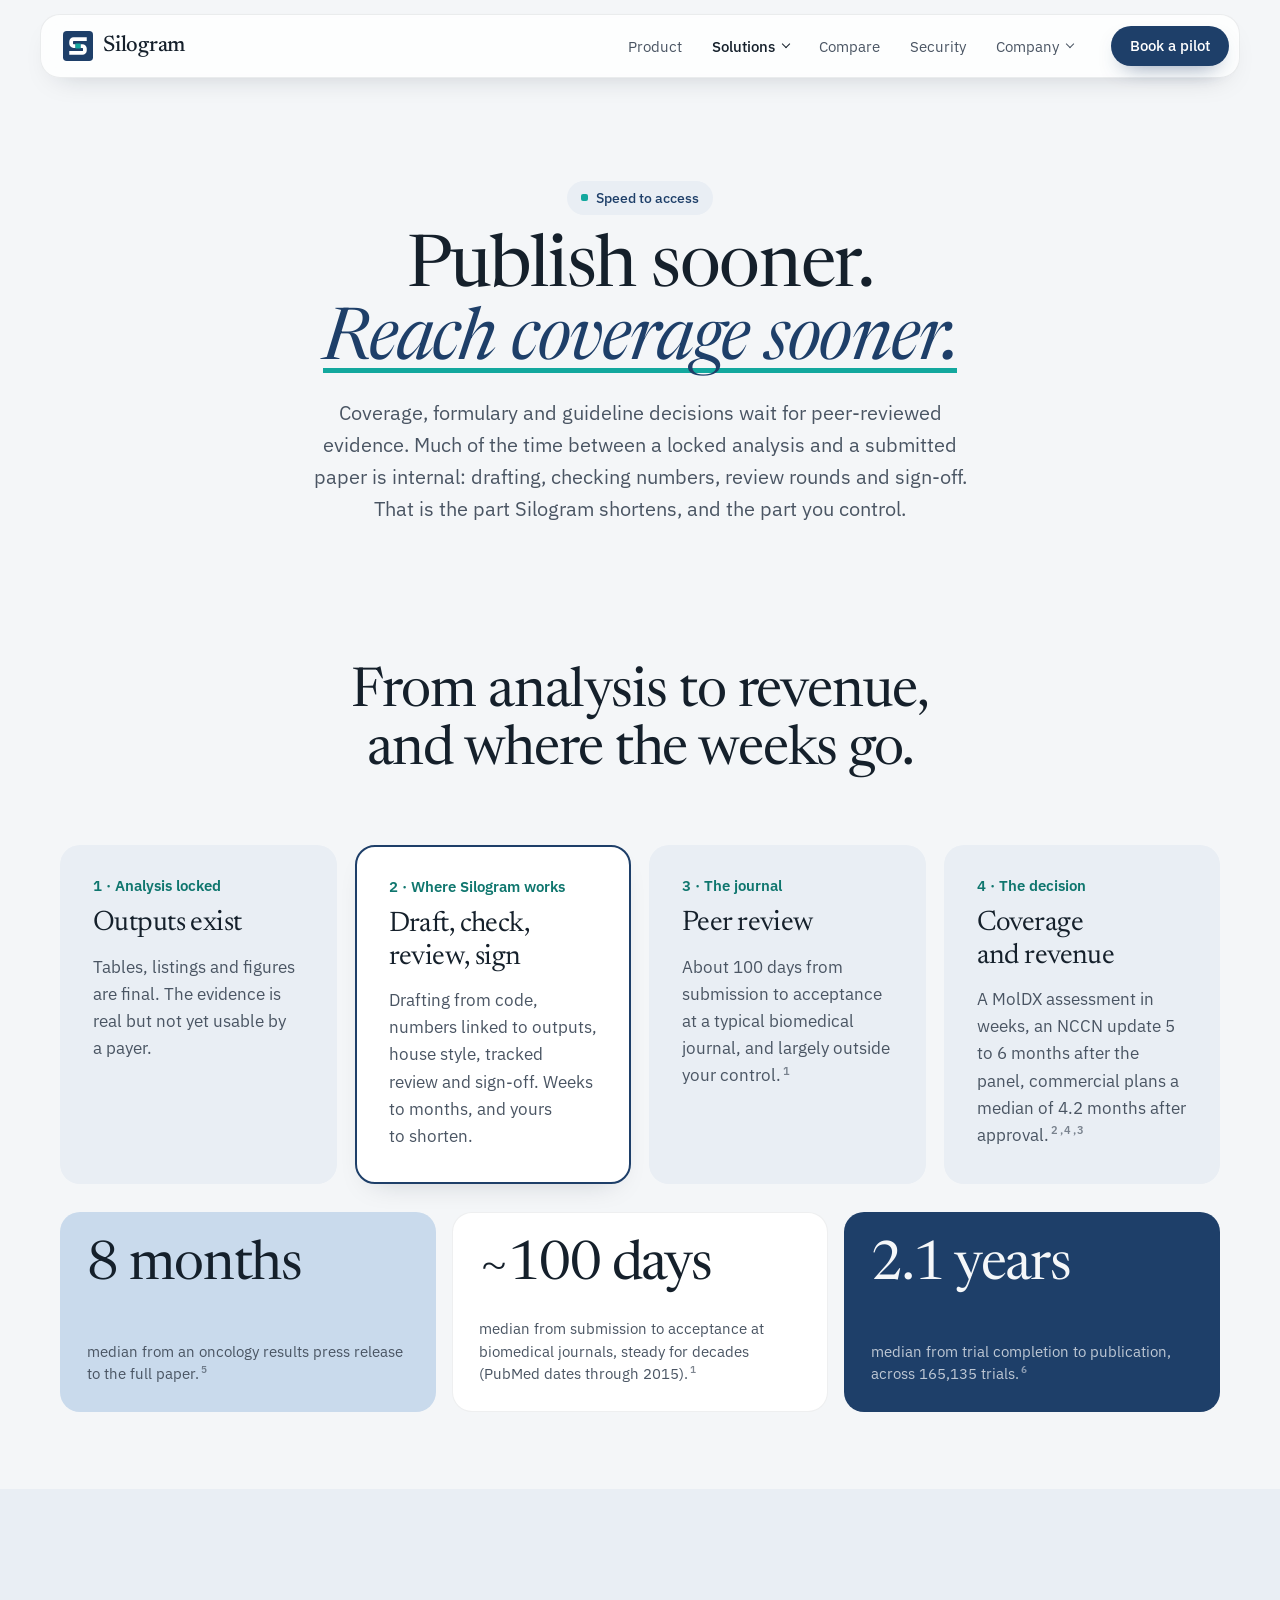
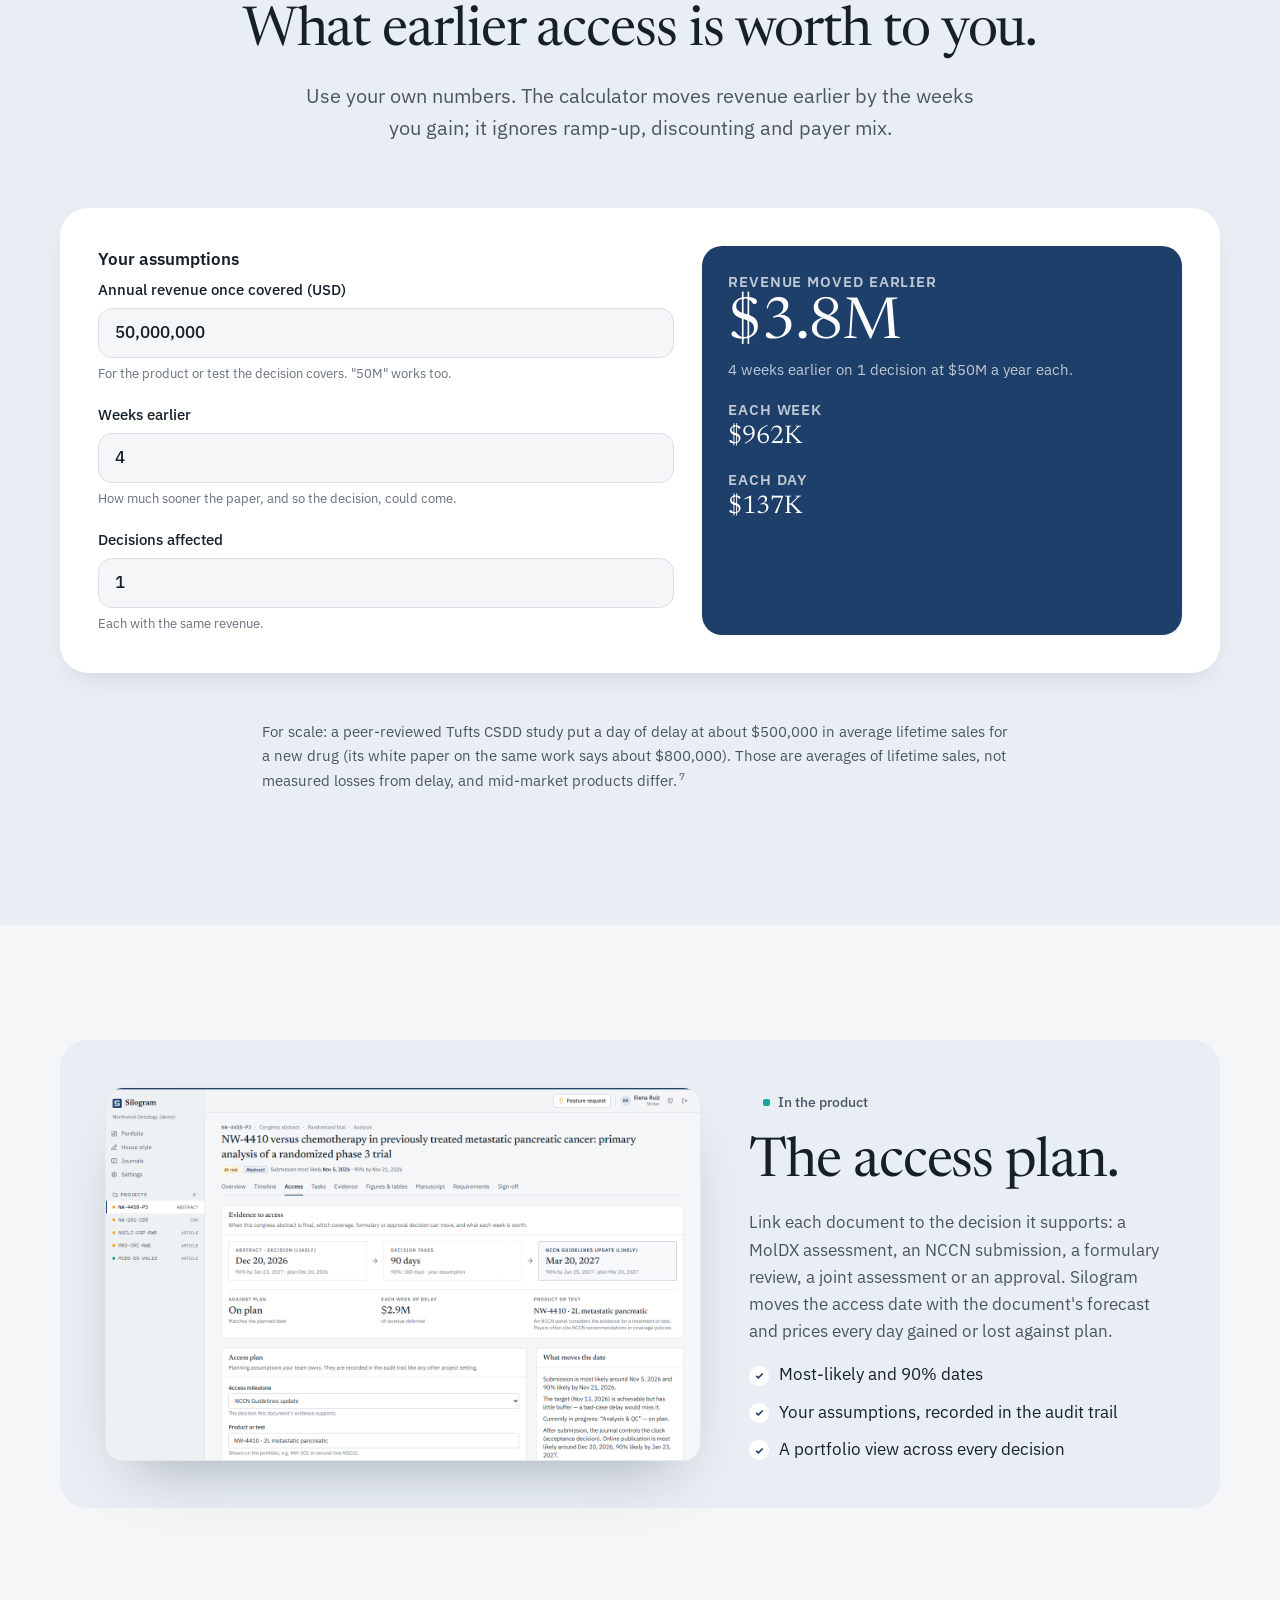
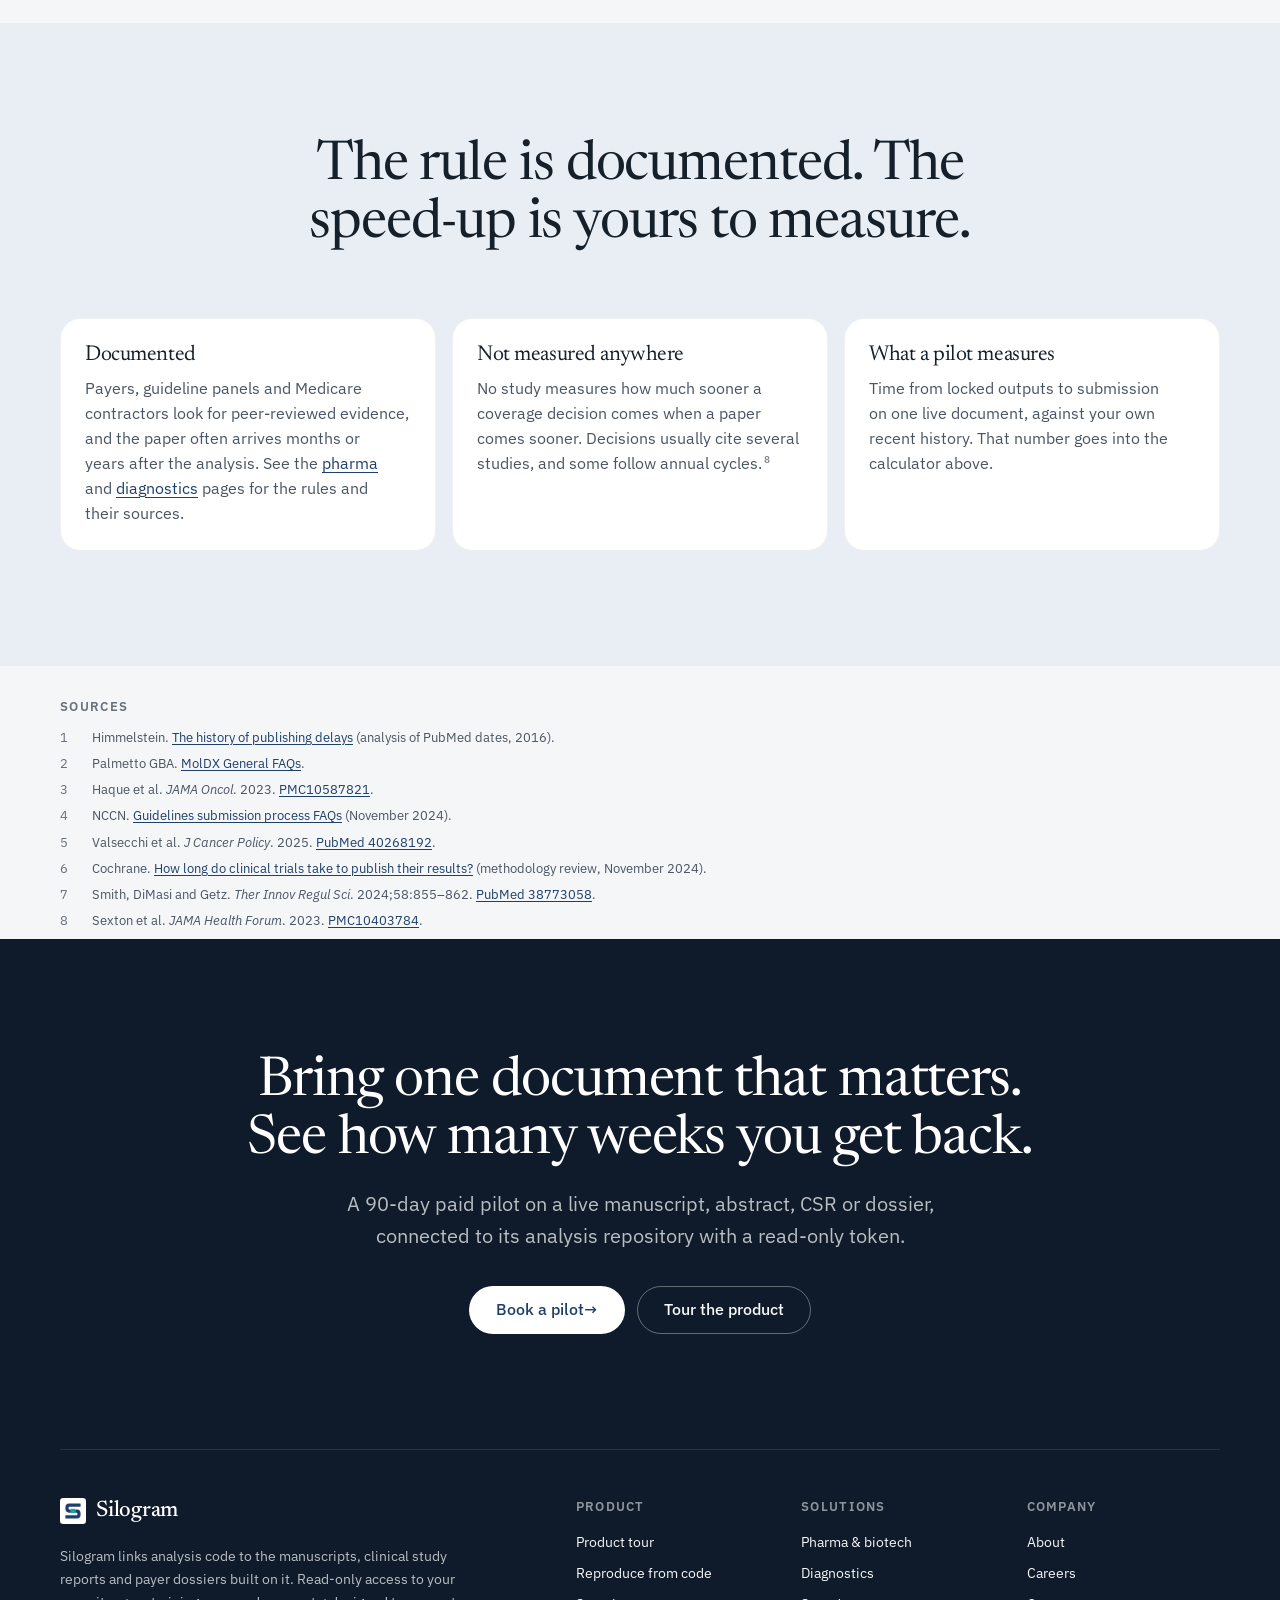
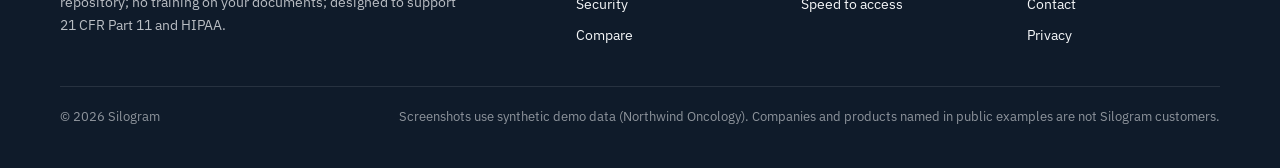
<file: access.html>
<!doctype html>
<html lang="en">
<head>
<meta charset="utf-8">
<meta name="viewport" content="width=device-width, initial-scale=1, viewport-fit=cover">
<meta name="format-detection" content="telephone=no, date=no, address=no">
<script>document.documentElement.classList.add("js")</script>
<meta name="robots" content="noindex, nofollow">
<title>Speed to access · Silogram</title>
<meta name="description" content="Coverage, formulary and guideline decisions wait for peer-reviewed evidence. Silogram shortens the internal work between a locked analysis and a submitted paper, and prices each week against your own revenue.">
<meta name="theme-color" content="#F4F6F8">
<meta property="og:type" content="website">
<meta property="og:site_name" content="Silogram">
<meta property="og:title" content="Speed to access · Silogram">
<meta property="og:description" content="Coverage, formulary and guideline decisions wait for peer-reviewed evidence. Silogram shortens the internal work between a locked analysis and a submitted paper, and prices each week against your own revenue.">
<meta property="og:url" content="https://mattmargolis.github.io/silogram-site/access.html">
<meta property="og:image" content="https://mattmargolis.github.io/silogram-site/assets/og.png">
<meta property="og:image:width" content="1200">
<meta property="og:image:height" content="630">
<meta name="twitter:card" content="summary_large_image">
<link rel="canonical" href="https://mattmargolis.github.io/silogram-site/access.html">
<link rel="icon" href="assets/favicon.svg" type="image/svg+xml">
<link rel="apple-touch-icon" href="assets/apple-touch-icon.png">
<link rel="preconnect" href="https://fonts.googleapis.com">
<link rel="preconnect" href="https://fonts.gstatic.com" crossorigin>
<link rel="stylesheet" href="https://fonts.googleapis.com/css2?family=IBM+Plex+Mono:wght@400;500&amp;family=IBM+Plex+Sans:wght@400;500;600&amp;family=Newsreader:ital,opsz,wght@0,6..72,400..600;1,6..72,400..500&amp;display=swap">
<link rel="stylesheet" href="assets/site.css">
</head>
<body>
<a class="skip" href="#main">Skip to content</a>
<div class="nav-shell">
    <div class="nav-bar">
      <a class="brand" href="index.html" aria-label="Silogram home"><svg class="mark" viewBox="0 0 24 24" width="30" height="30" aria-hidden="true" focusable="false"><rect class="mark-bg" width="24" height="24" rx="3"/><path class="mark-line" d="M19 6.5H8.5A2 2 0 0 0 6.5 8.5V10A2 2 0 0 0 8.5 12H10M14 12H15.5A2 2 0 0 1 17.5 14V15.5A2 2 0 0 1 15.5 17.5H5"/><rect class="mark-dot" x="10" y="10" width="4" height="4"/></svg><span>Silogram</span></a>
      <nav class="nav" id="site-nav" aria-label="Main"><ul role="list"><li><a href="product.html">Product</a></li><li><details class="nav-menu"><summary class="is-current">Solutions</summary><ul role="list"><li><a href="pharma.html"><span class="menu-label">Pharma & biotech</span><span class="menu-note">Formulary, guidelines, HTA</span></a></li><li><a href="diagnostics.html"><span class="menu-label">Diagnostics</span><span class="menu-note">MolDX, NCCN, commercial plans</span></a></li><li><a href="access.html" aria-current="page"><span class="menu-label">Speed to access</span><span class="menu-note">Price a week with your numbers</span></a></li></ul></details></li><li><a href="compare.html">Compare</a></li><li><a href="security.html">Security</a></li><li><details class="nav-menu"><summary>Company</summary><ul role="list"><li><a href="about.html"><span class="menu-label">About</span><span class="menu-note">Why Silogram exists, and who builds it</span></a></li><li><a href="careers.html"><span class="menu-label">Careers</span><span class="menu-note">The first roles we're hiring for</span></a></li><li><a href="contact.html"><span class="menu-label">Contact</span><span class="menu-note">Pilots, security, press</span></a></li></ul></details></li><li class="nav-menu-cta"><a class="btn btn-primary" href="mailto:mmargolis27@gmail.com?subject=Silogram%20pilot">Book a pilot</a></li></ul></nav>
      <a class="btn btn-primary btn-small nav-cta" href="mailto:mmargolis27@gmail.com?subject=Silogram%20pilot">Book a pilot</a>
      <button class="menu-toggle" type="button" aria-expanded="false" aria-controls="site-nav">Menu</button>
    </div>
  </div>
<main id="main">
<section class="page-hero" aria-labelledby="page-title">
  <div class="wrap">
    <div class="head">
      <p class="pill-tag">Speed to access</p>
      <h1 id="page-title"><span class="ln">Publish sooner. </span><span class="ln"><span class="hl-ink">Reach coverage sooner.</span></span></h1>
      <p class="lead">Coverage, formulary and guideline decisions wait for peer-reviewed evidence. Much of the time between a locked analysis and a submitted paper is internal: drafting, checking numbers, review rounds and sign-off. That is the part Silogram shortens, and the part you control.</p>
    </div>
  </div>
</section>

<section class="band band-tight" aria-labelledby="chain-title">
  <div class="wrap">
    <div class="head"><h2 id="chain-title">From analysis to revenue, and where the weeks go.</h2></div>
    <ol class="cards cards-4" role="list">
      <li class="card card-wash"><span class="num">1 · Analysis locked</span><h3>Outputs exist</h3><p>Tables, listings and figures are final. The evidence is real but not yet usable by a payer.</p></li>
      <li class="card card-hl"><span class="num">2 · Where Silogram works</span><h3>Draft, check, review, sign</h3><p>Drafting from code, numbers linked to outputs, house style, tracked review and sign-off. Weeks to months, and yours to shorten.</p></li>
      <li class="card card-wash"><span class="num">3 · The journal</span><h3>Peer review</h3><p>About 100 days from submission to acceptance at a typical biomedical journal, and largely outside your control.<a class="ref" href="#src-1">1</a></p></li>
      <li class="card card-wash"><span class="num">4 · The decision</span><h3>Coverage and revenue</h3><p>A MolDX assessment in weeks, an NCCN update 5 to 6 months after the panel, commercial plans a median of 4.2 months after approval.<a class="ref" href="#src-2">2</a><a class="ref" href="#src-4">4</a><a class="ref" href="#src-3">3</a></p></li>
    </ol>
    <div class="bento bento-3 more-link">
      <div class="tile tile-sky"><span class="big">8 months</span><p>median from an oncology results press release to the full paper.<a class="ref" href="#src-5">5</a></p></div>
      <div class="tile"><span class="big">~100 days</span><p>median from submission to acceptance at biomedical journals, steady for decades (PubMed dates through 2015).<a class="ref" href="#src-1">1</a></p></div>
      <div class="tile tile-navy"><span class="big">2.1 years</span><p>median from trial completion to publication, across 165,135 trials.<a class="ref" href="#src-6">6</a></p></div>
    </div>
  </div>
</section>

<section class="band band-wash" aria-labelledby="calc-title">
  <div class="wrap">
    <div class="head">
      <h2 id="calc-title">What earlier access is worth to you.</h2>
      <p class="lead">Use your own numbers. The calculator moves revenue earlier by the weeks you gain; it ignores ramp-up, discounting and payer mix.</p>
    </div>
    <form class="calc" id="value-calc" novalidate>
      <fieldset>
        <legend>Your assumptions</legend>
        <div class="field">
          <label for="calc-revenue">Annual revenue once covered (USD)</label>
          <input id="calc-revenue" name="revenue" inputmode="decimal" enterkeyhint="done" autocomplete="off" value="50,000,000">
          <p class="hint">For the product or test the decision covers. <span class="hint-keys">"50M" works too.</span></p>
        </div>
        <div class="field">
          <label for="calc-weeks">Weeks earlier</label>
          <input id="calc-weeks" name="weeks" type="number" inputmode="numeric" pattern="[0-9]*" enterkeyhint="done" min="0" max="104" step="1" value="4">
          <p class="hint">How much sooner the paper, and so the decision, could come.</p>
        </div>
        <div class="field">
          <label for="calc-docs">Decisions affected</label>
          <input id="calc-docs" name="docs" type="number" inputmode="numeric" pattern="[0-9]*" enterkeyhint="done" min="1" max="50" step="1" value="1">
          <p class="hint">Each with the same revenue.</p>
        </div>
      </fieldset>
      <div class="calc-out">
        <div class="out">
          <p class="out-label">Revenue moved earlier</p>
          <p class="out-figure" id="out-total">$3.8M</p>
          <p id="out-explain" aria-live="polite">4 weeks earlier on 1 decision at $50M a year each.</p>
        </div>
        <div class="out"><p class="out-label">Each week</p><p class="out-small" id="out-week">$962K</p></div>
        <div class="out"><p class="out-label">Each day</p><p class="out-small" id="out-day">$137K</p></div>
      </div>
    </form>
    <p class="note">For scale: a peer-reviewed Tufts CSDD study put a day of delay at about $500,000 in average lifetime sales for a new drug (its white paper on the same work says about $800,000). Those are averages of lifetime sales, not measured losses from delay, and mid-market products differ.<a class="ref" href="#src-7">7</a></p>
  </div>
</section>

<section class="band" aria-labelledby="product-title">
  <div class="wrap">
    <div class="panel">
      <div class="window"><picture><source media="(max-width: 719px)" srcset="assets/access-phone.png" width="536" height="524"><img src="assets/access.png" width="1440" height="900" loading="lazy" alt="Access tab for a synthetic phase 3 congress abstract: the abstract's likely decision date, the time an NCCN Guidelines update usually takes, and the resulting likely access date, with the revenue deferred by each week of delay."></picture></div>
      <div class="panel-copy">
        <p class="pill-tag">In the product</p>
        <h2 id="product-title">The access plan.</h2>
        <p>Link each document to the decision it supports: a MolDX assessment, an NCCN submission, a formulary review, a joint assessment or an approval. Silogram moves the access date with the document's forecast and prices every day gained or lost against plan.</p>
        <ul class="checks" role="list"><li>Most-likely and 90% dates</li><li>Your assumptions, recorded in the audit trail</li><li>A portfolio view across every decision</li></ul>
      </div>
    </div>
  </div>
</section>

<section class="band band-wash" aria-labelledby="claim-title">
  <div class="wrap">
    <div class="head"><h2 id="claim-title"><span class="ln">The rule is documented. </span><span class="ln">The speed-up is yours to measure.</span></h2></div>
    <div class="facts-grid facts-grid-3">
      <div class="fact"><h3>Documented</h3><p>Payers, guideline panels and Medicare contractors look for peer-reviewed evidence, and the paper often arrives months or years after the analysis. See the <a href="pharma.html">pharma</a> and <a href="diagnostics.html">diagnostics</a> pages for the rules and their sources.</p></div>
      <div class="fact"><h3>Not measured anywhere</h3><p>No study measures how much sooner a coverage decision comes when a paper comes sooner. Decisions usually cite several studies, and some follow annual cycles.<a class="ref" href="#src-8">8</a></p></div>
      <div class="fact"><h3>What a pilot measures</h3><p>Time from locked outputs to submission on one live document, against your own recent history. That number goes into the calculator above.</p></div>
    </div>
  </div>
</section>

<section class="wrap sources-block" aria-labelledby="sources-title">
  <h2 id="sources-title">Sources</h2>
  <ol class="sources" role="list">
    <li id="src-1"><span>1</span><span>Himmelstein. <a href="https://blog.dhimmel.com/history-of-delays/">The history of publishing delays</a> (analysis of PubMed dates, 2016).</span></li>
    <li id="src-2"><span>2</span><span>Palmetto GBA. <a href="https://dominoapps.palmettogba.com/palmetto/providers.nsf/files/MolDX_General_FAQs.pdf/$FILE/MolDX_General_FAQs.pdf">MolDX General FAQs</a>.</span></li>
    <li id="src-3"><span>3</span><span>Haque et al. <i>JAMA Oncol</i>. 2023. <a href="https://pmc.ncbi.nlm.nih.gov/articles/PMC10587821/">PMC10587821</a>.</span></li>
    <li id="src-4"><span>4</span><span>NCCN. <a href="https://www.nccn.org/docs/default-source/default-document-library/gl-submission-process-faqs_11_27-24.pdf">Guidelines submission process FAQs</a> (November 2024).</span></li>
    <li id="src-5"><span>5</span><span>Valsecchi et al. <i>J Cancer Policy</i>. 2025. <a href="https://pubmed.ncbi.nlm.nih.gov/40268192/">PubMed 40268192</a>.</span></li>
    <li id="src-6"><span>6</span><span>Cochrane. <a href="https://www.cochrane.org/evidence/MR000011_how-long-do-clinical-trials-take-publish-their-results">How long do clinical trials take to publish their results?</a> (methodology review, November 2024).</span></li>
    <li id="src-7"><span>7</span><span>Smith, DiMasi and Getz. <i>Ther Innov Regul Sci</i>. <span class="nowrap">2024;58:855–862.</span> <a href="https://pubmed.ncbi.nlm.nih.gov/38773058/">PubMed 38773058</a>.</span></li>
    <li id="src-8"><span>8</span><span>Sexton et al. <i>JAMA Health Forum</i>. 2023. <a href="https://pmc.ncbi.nlm.nih.gov/articles/PMC10403784/">PMC10403784</a>.</span></li>
  </ol>
</section>
</main>
<section class="cta-band" aria-labelledby="closing-title">
    <div class="wrap">
      <h2 id="closing-title"><span class="ln">Bring one document that matters.</span><br><span class="ln">See how many weeks you get&nbsp;back.</span></h2>
      <p class="lead">A 90-day paid pilot on a live manuscript, abstract, CSR or dossier, connected to its analysis repository with a read-only token.</p>
      <div class="actions"><a class="btn btn-light" href="mailto:mmargolis27@gmail.com?subject=Silogram%20pilot"><span class="arrow">Book a pilot</span></a><a class="btn btn-ghost" href="product.html">Tour the product</a></div>
    </div>
  </section>
<footer class="footer">
    <div class="wrap">
      <div class="footer-top">
        <div>
          <a class="brand" href="index.html" aria-label="Silogram home"><svg class="mark" viewBox="0 0 24 24" width="26" height="26" aria-hidden="true" focusable="false"><rect class="mark-bg" width="24" height="24" rx="3"/><path class="mark-line" d="M19 6.5H8.5A2 2 0 0 0 6.5 8.5V10A2 2 0 0 0 8.5 12H10M14 12H15.5A2 2 0 0 1 17.5 14V15.5A2 2 0 0 1 15.5 17.5H5"/><rect class="mark-dot" x="10" y="10" width="4" height="4"/></svg><span>Silogram</span></a>
          <p class="footer-blurb">Silogram links analysis code to the manuscripts, clinical study reports and payer dossiers built on it. Read-only access to your repository; no training on your documents; designed to support 21&nbsp;CFR&nbsp;Part&nbsp;11 and HIPAA.</p>
        </div>
        <div><h3>Product</h3><ul role="list"><li><a href="product.html">Product tour</a></li><li><a href="product.html#reproduce">Reproduce from code</a></li><li><a href="security.html">Security</a></li><li><a href="compare.html">Compare</a></li></ul></div>
        <div><h3>Solutions</h3><ul role="list"><li><a href="pharma.html">Pharma & biotech</a></li><li><a href="diagnostics.html">Diagnostics</a></li><li><a href="access.html">Speed to access</a></li></ul></div>
        <div><h3>Company</h3><ul role="list"><li><a href="about.html">About</a></li><li><a href="careers.html">Careers</a></li><li><a href="contact.html">Contact</a></li><li><a href="privacy.html">Privacy</a></li></ul></div>
      </div>
      <div class="footer-legal">
        <p>© 2026 Silogram</p>
        <p>Screenshots use synthetic demo data (Northwind Oncology). Companies and products named in public examples are not Silogram customers.</p>
      </div>
    </div>
  </footer>
<script src="assets/site.js" defer></script>
</body>
</html>
</file>
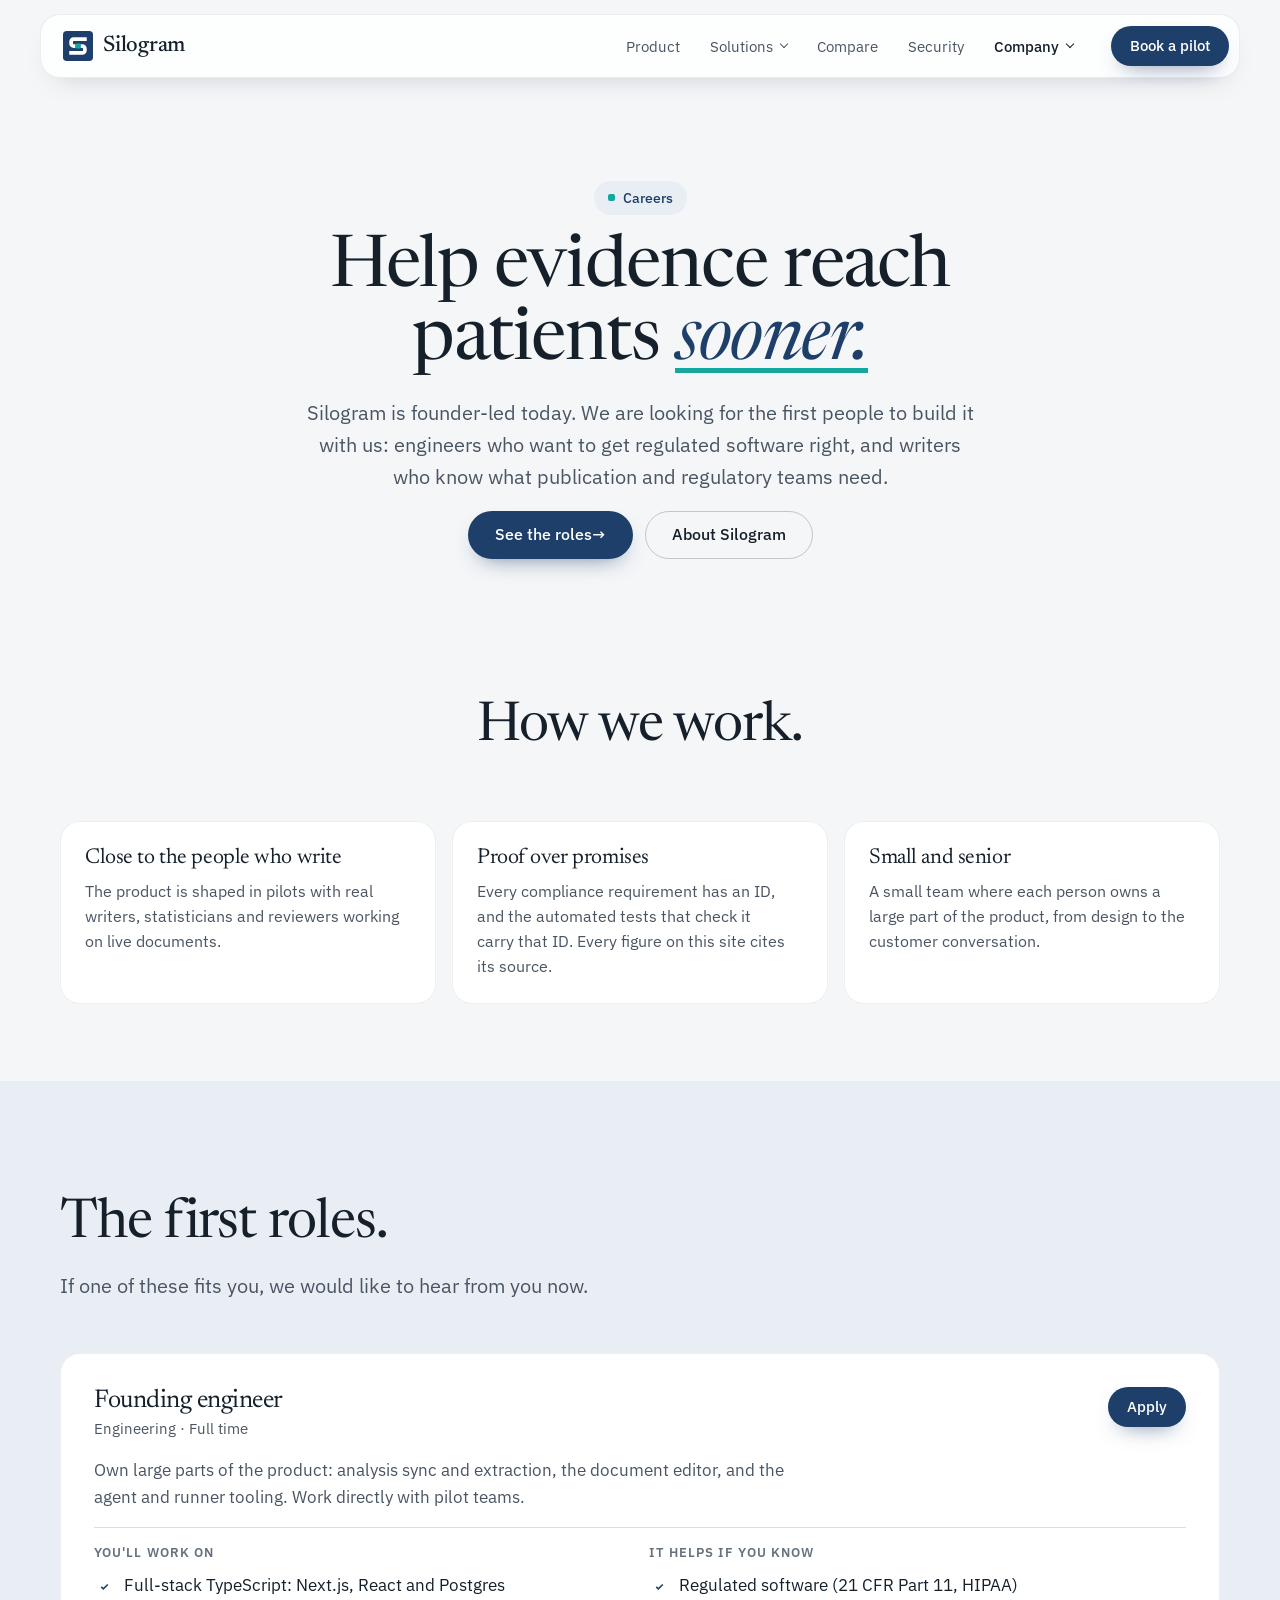
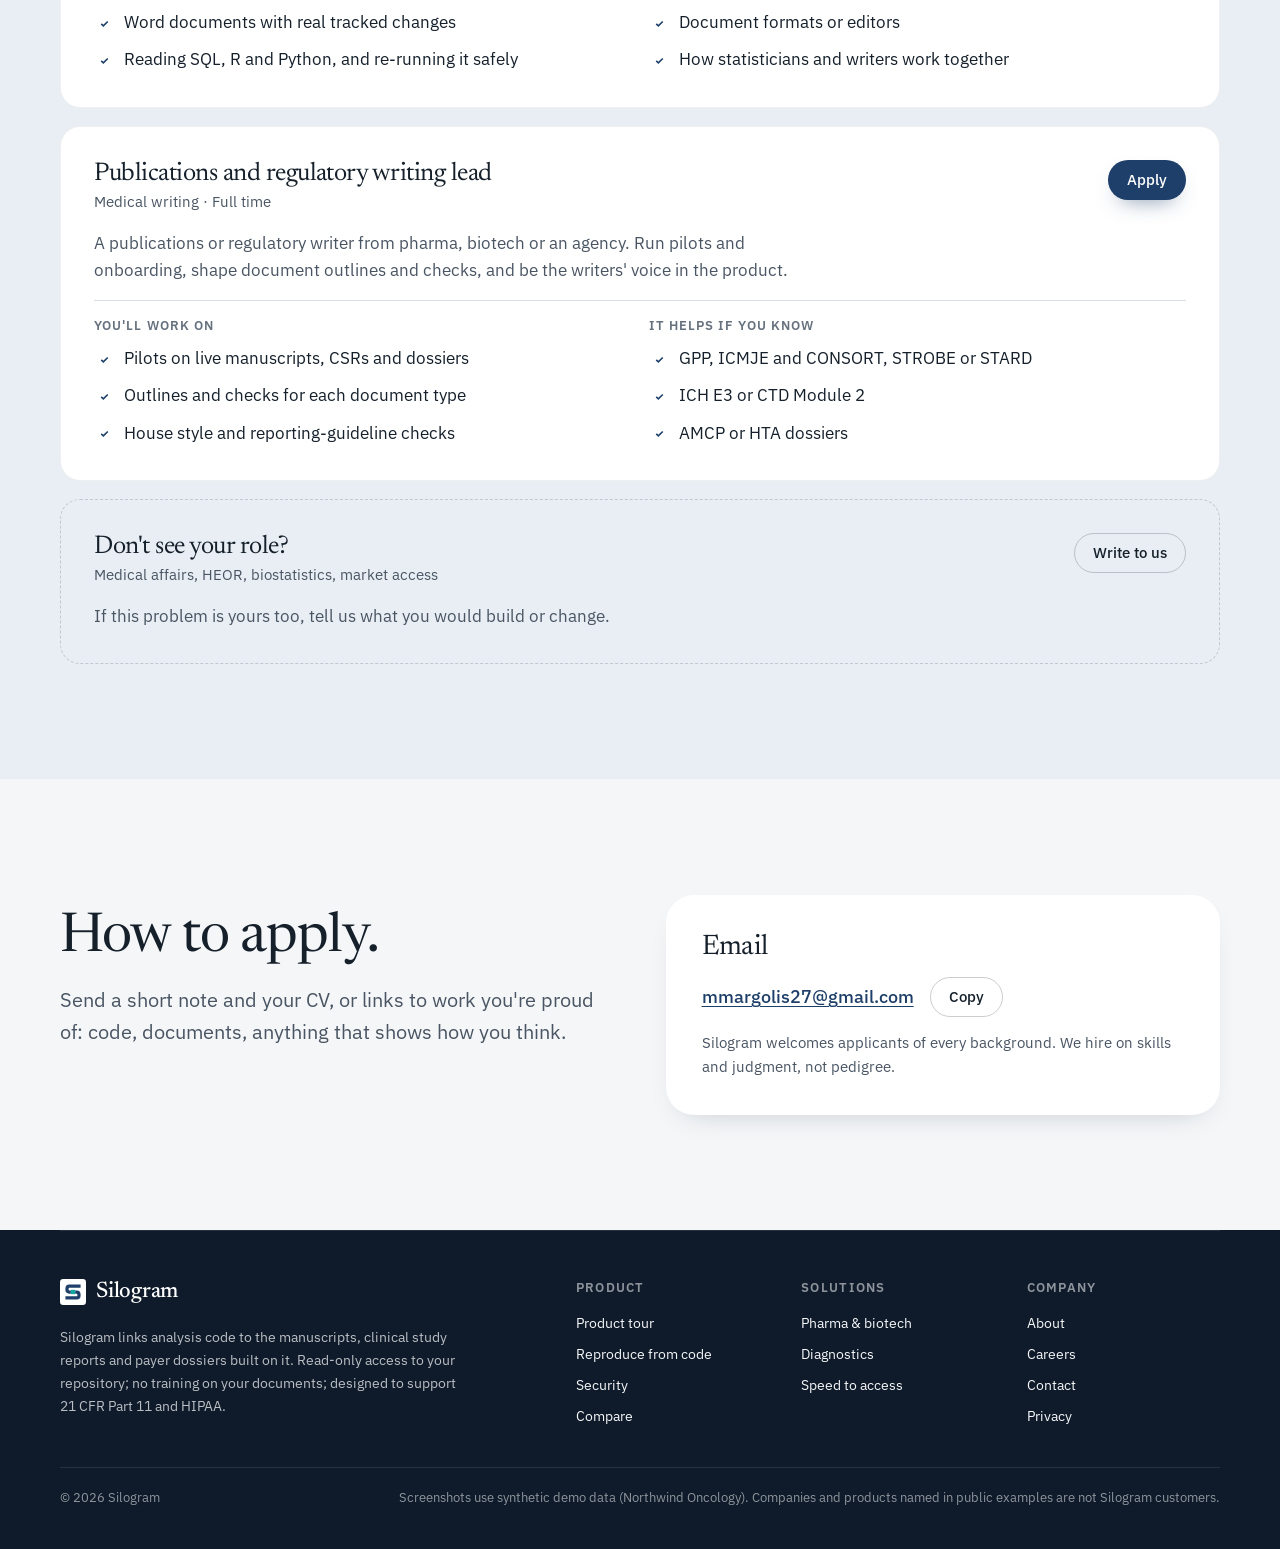
<file: careers.html>
<!doctype html>
<html lang="en">
<head>
<meta charset="utf-8">
<meta name="viewport" content="width=device-width, initial-scale=1, viewport-fit=cover">
<meta name="format-detection" content="telephone=no, date=no, address=no">
<script>document.documentElement.classList.add("js")</script>
<meta name="robots" content="noindex, nofollow">
<title>Careers · Silogram</title>
<meta name="description" content="Join Silogram early. The first roles are a founding engineer and a publications and regulatory writing lead, building software that links analysis code to the evidence payers read.">
<meta name="theme-color" content="#F4F6F8">
<meta property="og:type" content="website">
<meta property="og:site_name" content="Silogram">
<meta property="og:title" content="Careers · Silogram">
<meta property="og:description" content="Join Silogram early. The first roles are a founding engineer and a publications and regulatory writing lead, building software that links analysis code to the evidence payers read.">
<meta property="og:url" content="https://mattmargolis.github.io/silogram-site/careers.html">
<meta property="og:image" content="https://mattmargolis.github.io/silogram-site/assets/og.png">
<meta property="og:image:width" content="1200">
<meta property="og:image:height" content="630">
<meta name="twitter:card" content="summary_large_image">
<link rel="canonical" href="https://mattmargolis.github.io/silogram-site/careers.html">
<link rel="icon" href="assets/favicon.svg" type="image/svg+xml">
<link rel="apple-touch-icon" href="assets/apple-touch-icon.png">
<link rel="preconnect" href="https://fonts.googleapis.com">
<link rel="preconnect" href="https://fonts.gstatic.com" crossorigin>
<link rel="stylesheet" href="https://fonts.googleapis.com/css2?family=IBM+Plex+Mono:wght@400;500&amp;family=IBM+Plex+Sans:wght@400;500;600&amp;family=Newsreader:ital,opsz,wght@0,6..72,400..600;1,6..72,400..500&amp;display=swap">
<link rel="stylesheet" href="assets/site.css">
</head>
<body>
<a class="skip" href="#main">Skip to content</a>
<div class="nav-shell">
    <div class="nav-bar">
      <a class="brand" href="index.html" aria-label="Silogram home"><svg class="mark" viewBox="0 0 24 24" width="30" height="30" aria-hidden="true" focusable="false"><rect class="mark-bg" width="24" height="24" rx="3"/><path class="mark-line" d="M19 6.5H8.5A2 2 0 0 0 6.5 8.5V10A2 2 0 0 0 8.5 12H10M14 12H15.5A2 2 0 0 1 17.5 14V15.5A2 2 0 0 1 15.5 17.5H5"/><rect class="mark-dot" x="10" y="10" width="4" height="4"/></svg><span>Silogram</span></a>
      <nav class="nav" id="site-nav" aria-label="Main"><ul role="list"><li><a href="product.html">Product</a></li><li><details class="nav-menu"><summary>Solutions</summary><ul role="list"><li><a href="pharma.html"><span class="menu-label">Pharma & biotech</span><span class="menu-note">Formulary, guidelines, HTA</span></a></li><li><a href="diagnostics.html"><span class="menu-label">Diagnostics</span><span class="menu-note">MolDX, NCCN, commercial plans</span></a></li><li><a href="access.html"><span class="menu-label">Speed to access</span><span class="menu-note">Price a week with your numbers</span></a></li></ul></details></li><li><a href="compare.html">Compare</a></li><li><a href="security.html">Security</a></li><li><details class="nav-menu"><summary class="is-current">Company</summary><ul role="list"><li><a href="about.html"><span class="menu-label">About</span><span class="menu-note">Why Silogram exists, and who builds it</span></a></li><li><a href="careers.html" aria-current="page"><span class="menu-label">Careers</span><span class="menu-note">The first roles we're hiring for</span></a></li><li><a href="contact.html"><span class="menu-label">Contact</span><span class="menu-note">Pilots, security, press</span></a></li></ul></details></li><li class="nav-menu-cta"><a class="btn btn-primary" href="mailto:mmargolis27@gmail.com?subject=Silogram%20pilot">Book a pilot</a></li></ul></nav>
      <a class="btn btn-primary btn-small nav-cta" href="mailto:mmargolis27@gmail.com?subject=Silogram%20pilot">Book a pilot</a>
      <button class="menu-toggle" type="button" aria-expanded="false" aria-controls="site-nav">Menu</button>
    </div>
  </div>
<main id="main">
<section class="page-hero" aria-labelledby="page-title">
  <div class="wrap">
    <div class="head">
      <p class="pill-tag">Careers</p>
      <h1 id="page-title">Help evidence reach patients <span class="hl-ink">sooner.</span></h1>
      <p class="lead">Silogram is founder-led today. We are looking for the first people to build it with us: engineers who want to get regulated software right, and writers who know what publication and regulatory teams need.</p>
      <div class="actions"><a class="btn btn-primary" href="#roles"><span class="arrow">See the roles</span></a><a class="btn btn-ghost" href="about.html">About Silogram</a></div>
    </div>
  </div>
</section>

<section class="band band-tight" aria-labelledby="work-title">
  <div class="wrap">
    <div class="head"><h2 id="work-title">How we work.</h2></div>
    <div class="facts-grid facts-grid-3">
      <div class="fact"><h3>Close to the people who write</h3><p>The product is shaped in pilots with real writers, statisticians and reviewers working on live documents.</p></div>
      <div class="fact"><h3>Proof over promises</h3><p>Every compliance requirement has an ID, and the automated tests that check it carry that ID. Every figure on this site cites its source.</p></div>
      <div class="fact"><h3>Small and senior</h3><p>A small team where each person owns a large part of the product, from design to the customer conversation.</p></div>
    </div>
  </div>
</section>

<section class="band band-wash" id="roles" aria-labelledby="roles-title">
  <div class="wrap">
    <div class="head-left">
      <h2 id="roles-title">The first roles.</h2>
      <p class="lead">If one of these fits you, we would like to hear from you now.</p>
    </div>
    <div class="roles">
      <article class="role">
        <div class="role-head">
          <div><h3>Founding engineer</h3><p class="small">Engineering · Full time</p></div>
          <a class="btn btn-primary btn-small" href="mailto:mmargolis27@gmail.com?subject=Founding%20engineer">Apply</a>
        </div>
        <p>Own large parts of the product: analysis sync and extraction, the document editor, and the agent and runner tooling. Work directly with pilot teams.</p>
        <div class="role-cols">
          <div><h4>You'll work on</h4><ul class="checks" role="list"><li>Full-stack TypeScript: Next.js, React and Postgres</li><li>Word documents with real tracked changes</li><li>Reading SQL, R and Python, and re-running it safely</li></ul></div>
          <div><h4>It helps if you know</h4><ul class="checks" role="list"><li>Regulated software (21&nbsp;CFR&nbsp;Part&nbsp;11, HIPAA)</li><li>Document formats or editors</li><li>How statisticians and writers work together</li></ul></div>
        </div>
      </article>
      <article class="role">
        <div class="role-head">
          <div><h3>Publications and regulatory writing lead</h3><p class="small">Medical writing · Full time</p></div>
          <a class="btn btn-primary btn-small" href="mailto:mmargolis27@gmail.com?subject=Writing%20lead">Apply</a>
        </div>
        <p>A publications or regulatory writer from pharma, biotech or an agency. Run pilots and onboarding, shape document outlines and checks, and be the writers' voice in the product.</p>
        <div class="role-cols">
          <div><h4>You'll work on</h4><ul class="checks" role="list"><li>Pilots on live manuscripts, CSRs and dossiers</li><li>Outlines and checks for each document type</li><li>House style and reporting-guideline checks</li></ul></div>
          <div><h4>It helps if you know</h4><ul class="checks" role="list"><li>GPP, ICMJE and CONSORT, STROBE or STARD</li><li>ICH E3 or CTD Module 2</li><li>AMCP or HTA dossiers</li></ul></div>
        </div>
      </article>
      <article class="role role-open">
        <div class="role-head">
          <div><h3>Don't see your role?</h3><p class="small">Medical affairs, HEOR, biostatistics, market access</p></div>
          <a class="btn btn-ghost btn-small" href="mailto:mmargolis27@gmail.com?subject=Careers">Write to us</a>
        </div>
        <p>If this problem is yours too, tell us what you would build or change.</p>
      </article>
    </div>
  </div>
</section>

<section class="band" aria-labelledby="apply-title">
  <div class="wrap">
    <div class="grid-2">
      <div class="head-left">
        <h2 id="apply-title">How to apply.</h2>
        <p class="lead">Send a short note and your CV, or links to work you're proud of: code, documents, anything that shows how you think.</p>
      </div>
      <div class="contact-card">
        <h3>Email</h3>
        <div class="contact-row">
          <a class="email" id="email" href="mailto:mmargolis27@gmail.com?subject=Careers">mmargolis27@gmail.com</a>
          <button class="btn btn-ghost btn-small" id="copy-email" type="button">Copy</button>
        </div>
        <p class="sr-only" id="copy-status" aria-live="polite"></p>
        <p class="small">Silogram welcomes applicants of every background. We hire on skills and judgment, not pedigree.</p>
      </div>
    </div>
  </div>
</section>
</main>

<footer class="footer">
    <div class="wrap">
      <div class="footer-top">
        <div>
          <a class="brand" href="index.html" aria-label="Silogram home"><svg class="mark" viewBox="0 0 24 24" width="26" height="26" aria-hidden="true" focusable="false"><rect class="mark-bg" width="24" height="24" rx="3"/><path class="mark-line" d="M19 6.5H8.5A2 2 0 0 0 6.5 8.5V10A2 2 0 0 0 8.5 12H10M14 12H15.5A2 2 0 0 1 17.5 14V15.5A2 2 0 0 1 15.5 17.5H5"/><rect class="mark-dot" x="10" y="10" width="4" height="4"/></svg><span>Silogram</span></a>
          <p class="footer-blurb">Silogram links analysis code to the manuscripts, clinical study reports and payer dossiers built on it. Read-only access to your repository; no training on your documents; designed to support 21&nbsp;CFR&nbsp;Part&nbsp;11 and HIPAA.</p>
        </div>
        <div><h3>Product</h3><ul role="list"><li><a href="product.html">Product tour</a></li><li><a href="product.html#reproduce">Reproduce from code</a></li><li><a href="security.html">Security</a></li><li><a href="compare.html">Compare</a></li></ul></div>
        <div><h3>Solutions</h3><ul role="list"><li><a href="pharma.html">Pharma & biotech</a></li><li><a href="diagnostics.html">Diagnostics</a></li><li><a href="access.html">Speed to access</a></li></ul></div>
        <div><h3>Company</h3><ul role="list"><li><a href="about.html">About</a></li><li><a href="careers.html">Careers</a></li><li><a href="contact.html">Contact</a></li><li><a href="privacy.html">Privacy</a></li></ul></div>
      </div>
      <div class="footer-legal">
        <p>© 2026 Silogram</p>
        <p>Screenshots use synthetic demo data (Northwind Oncology). Companies and products named in public examples are not Silogram customers.</p>
      </div>
    </div>
  </footer>
<script src="assets/site.js" defer></script>
</body>
</html>
</file>
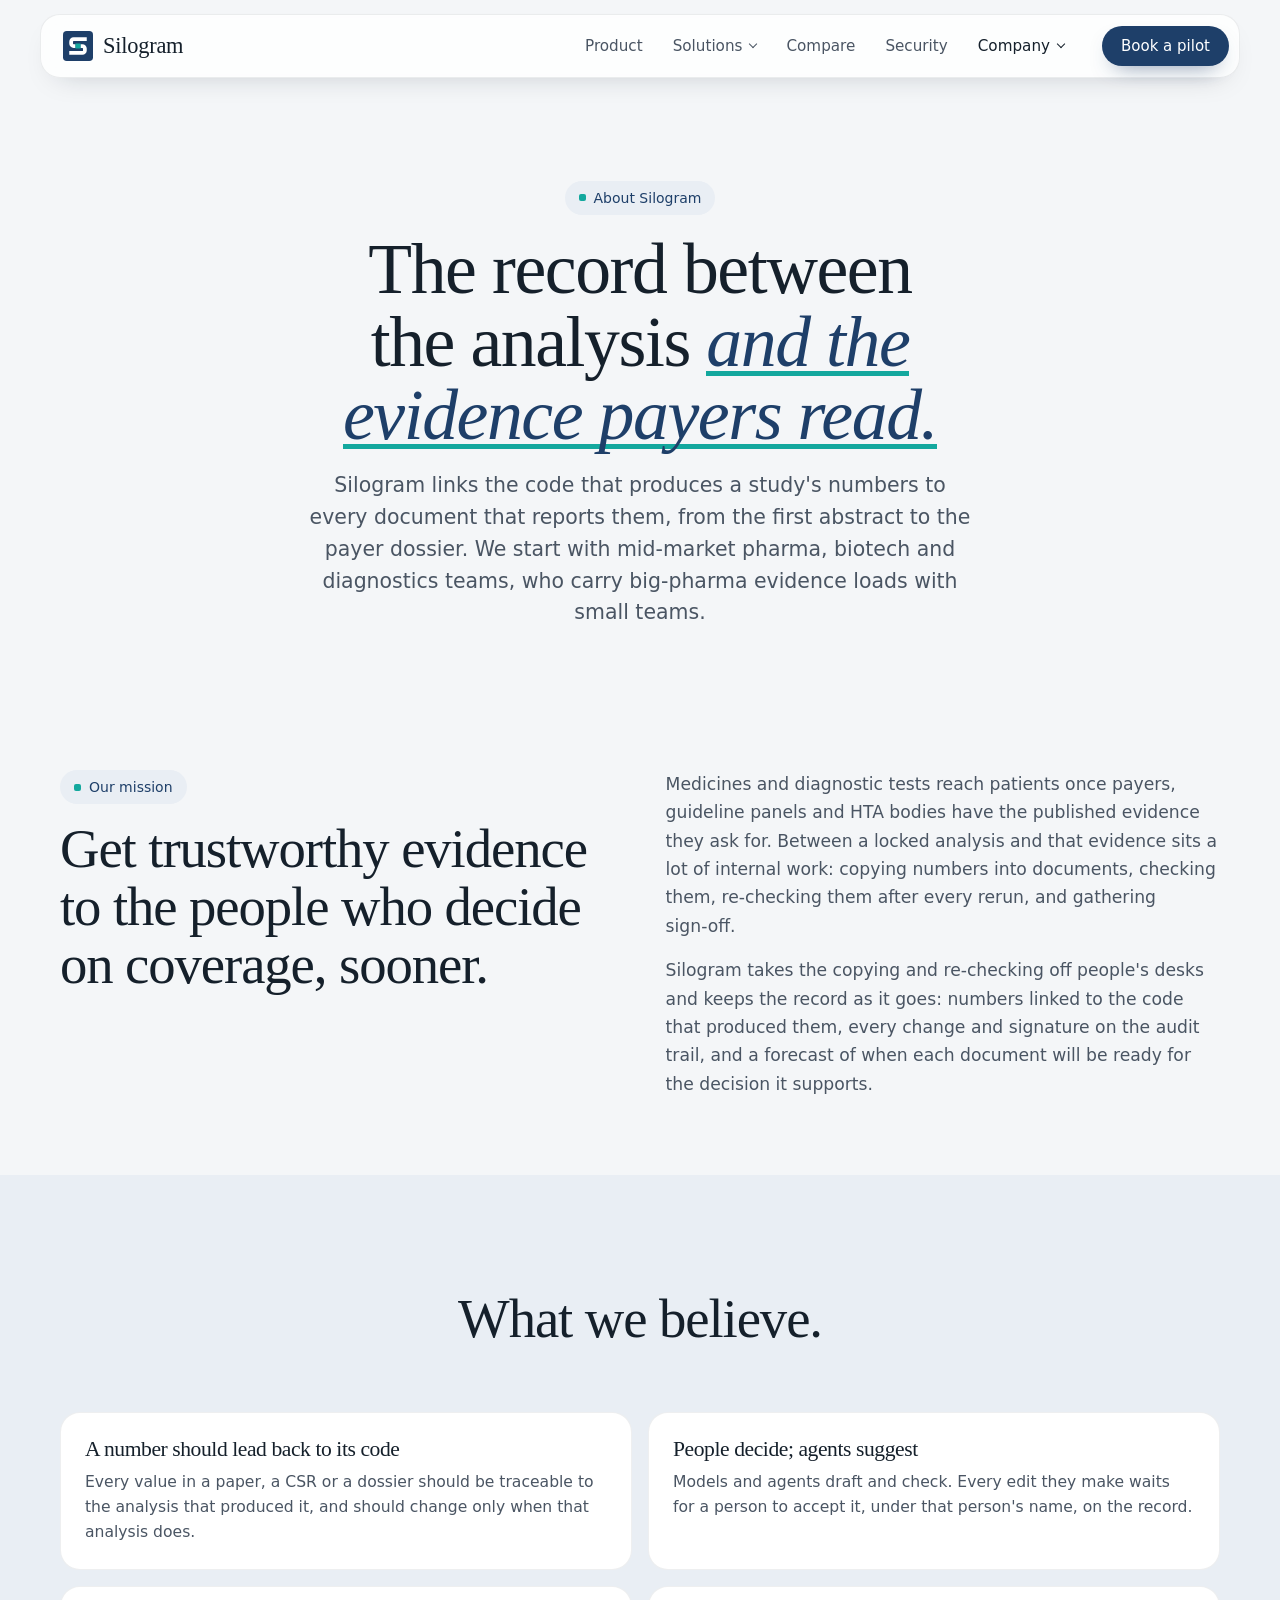
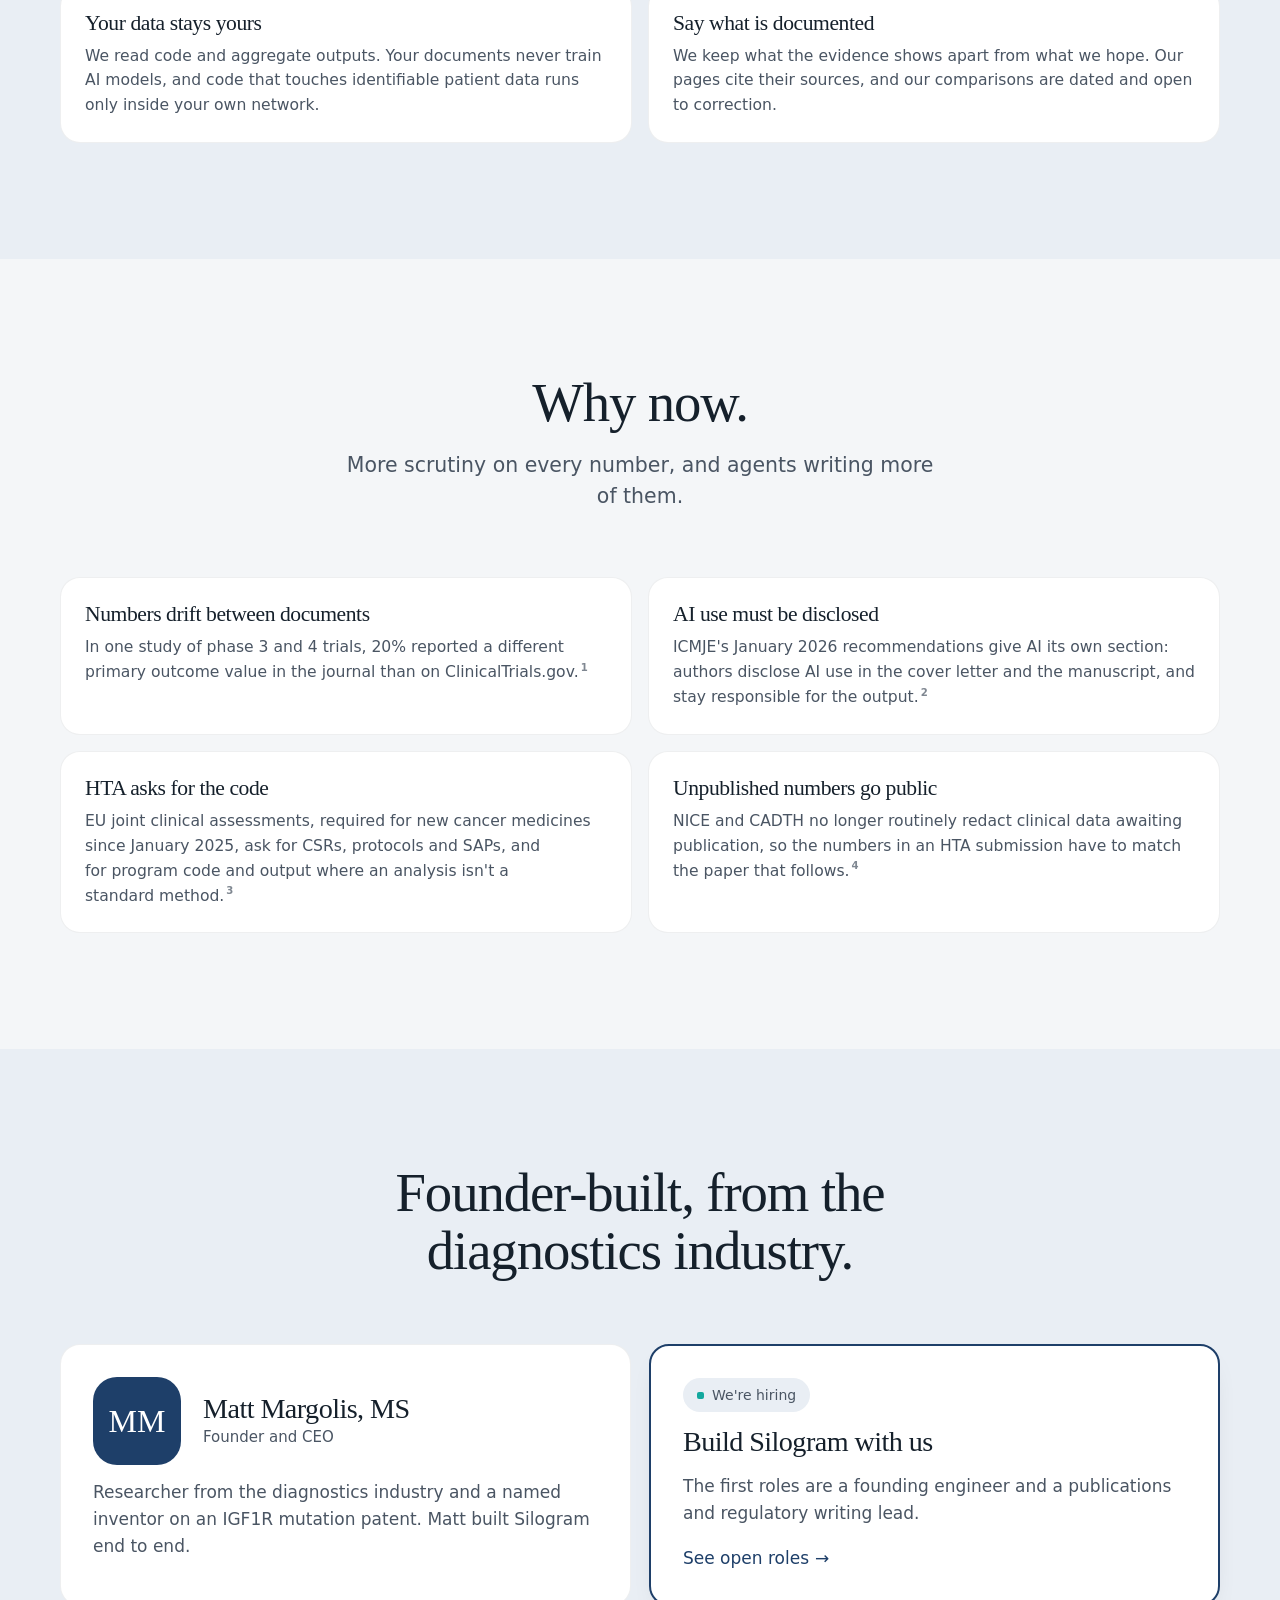
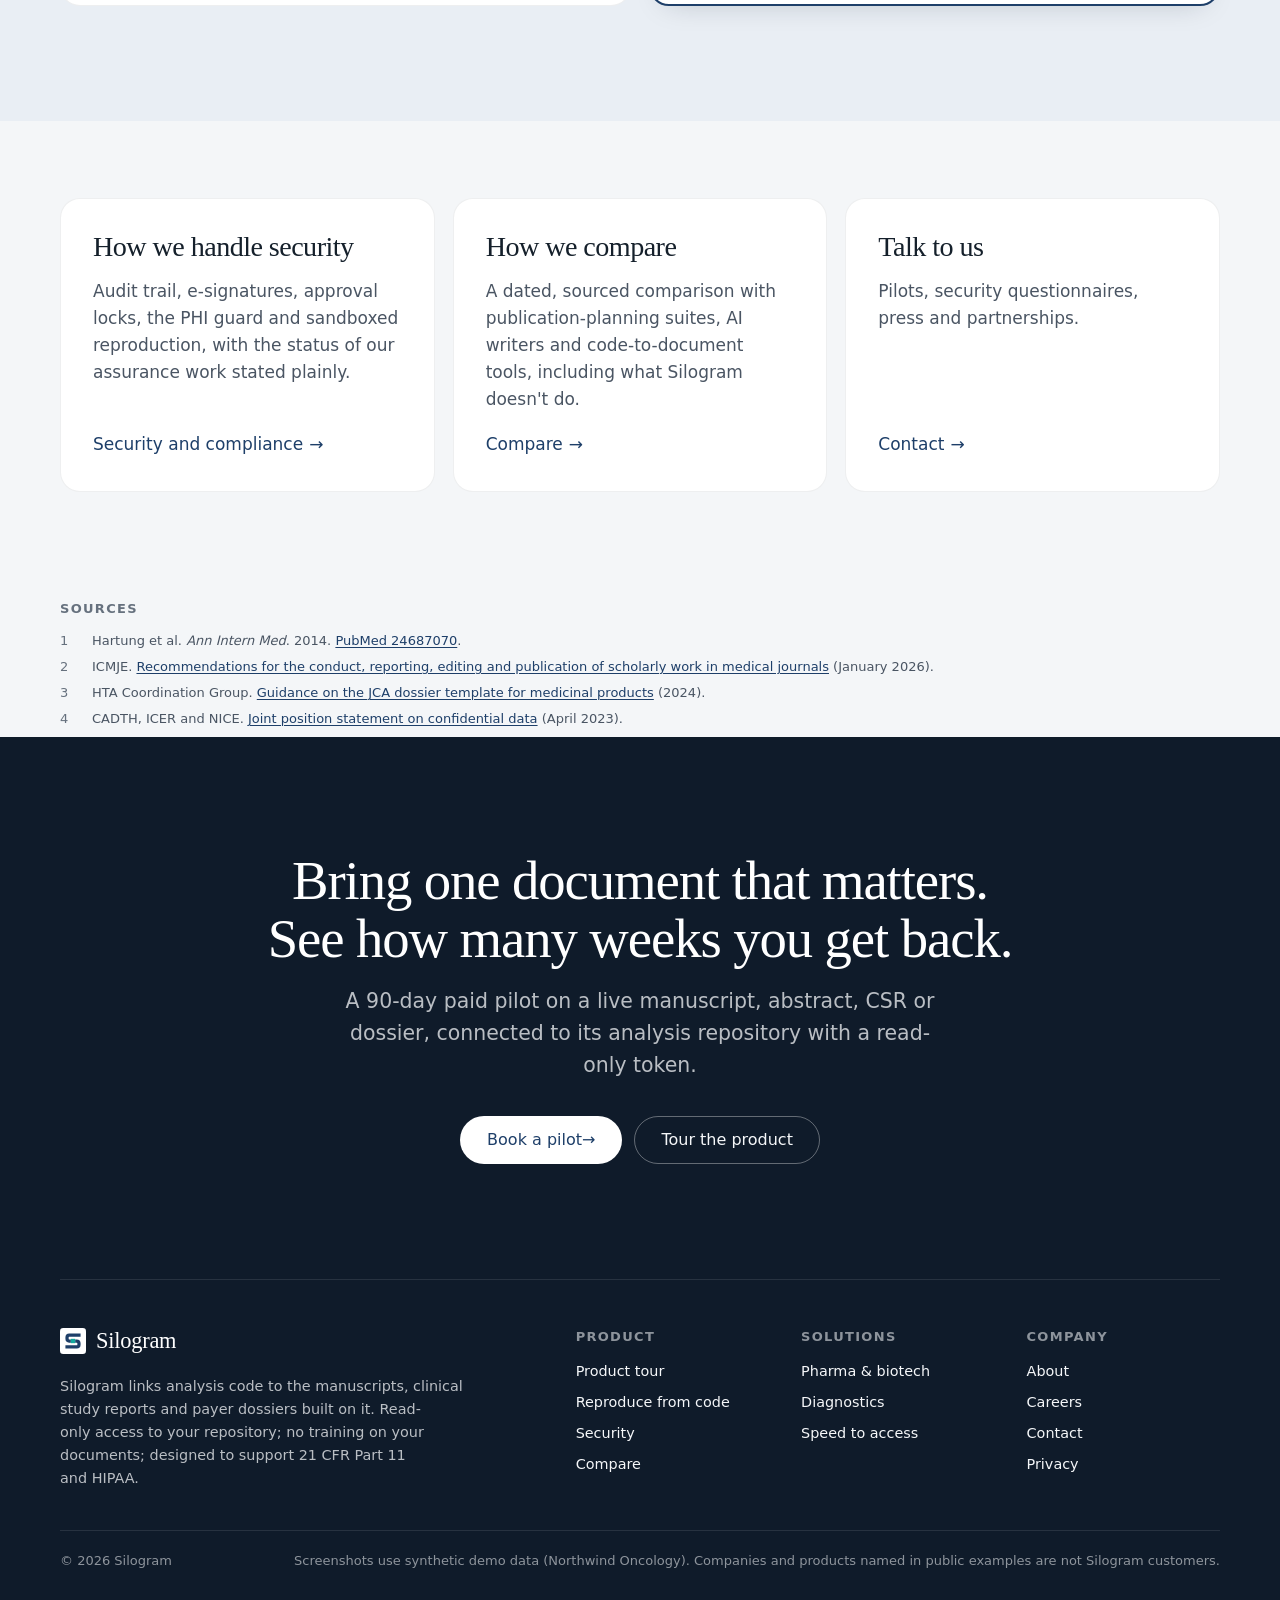
<file: company.html>
<!doctype html>
<html lang="en">
<head>
<meta charset="utf-8">
<title>Moved · Silogram</title>
<meta name="robots" content="noindex">
<link rel="canonical" href="https://mattmargolis.github.io/silogram-site/about.html">
<meta http-equiv="refresh" content="0; url=about.html">
</head>
<body><p>This page moved to <a href="about.html">about.html</a>.</p></body>
</html>
</file>
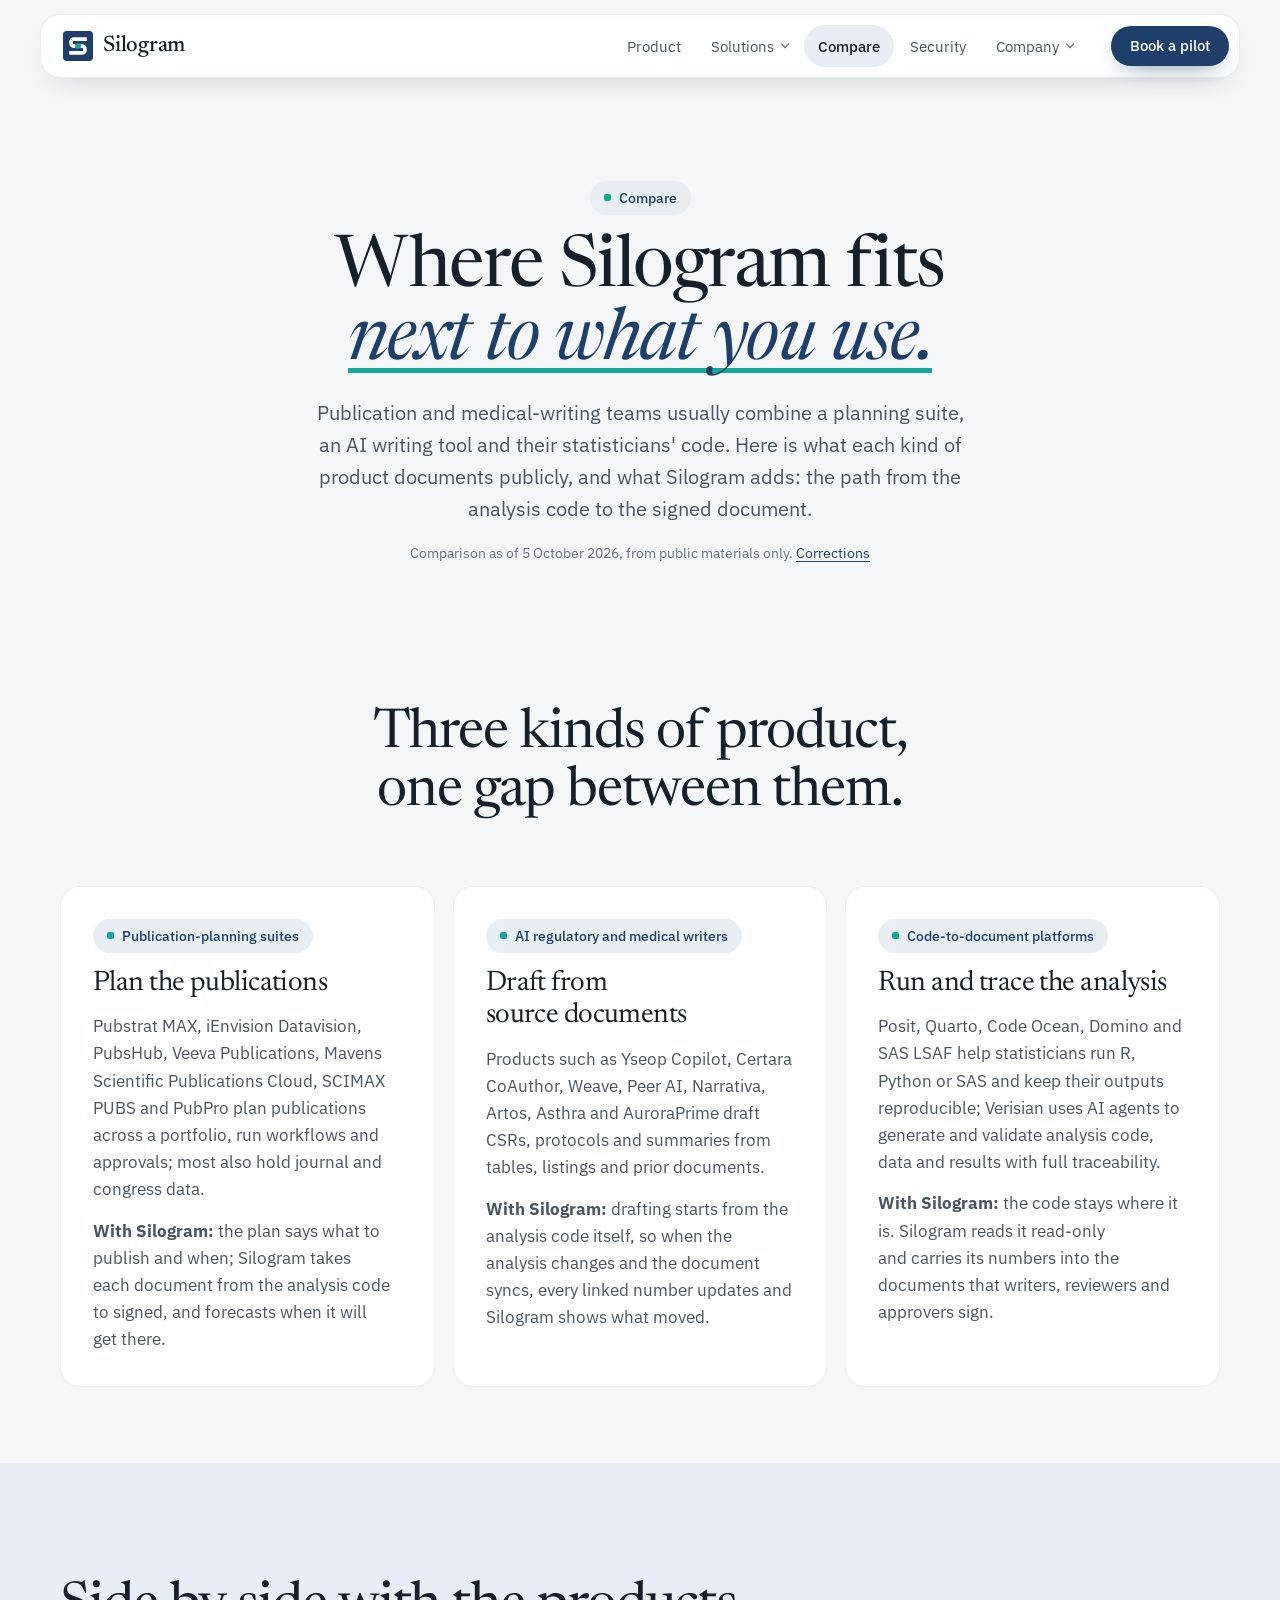
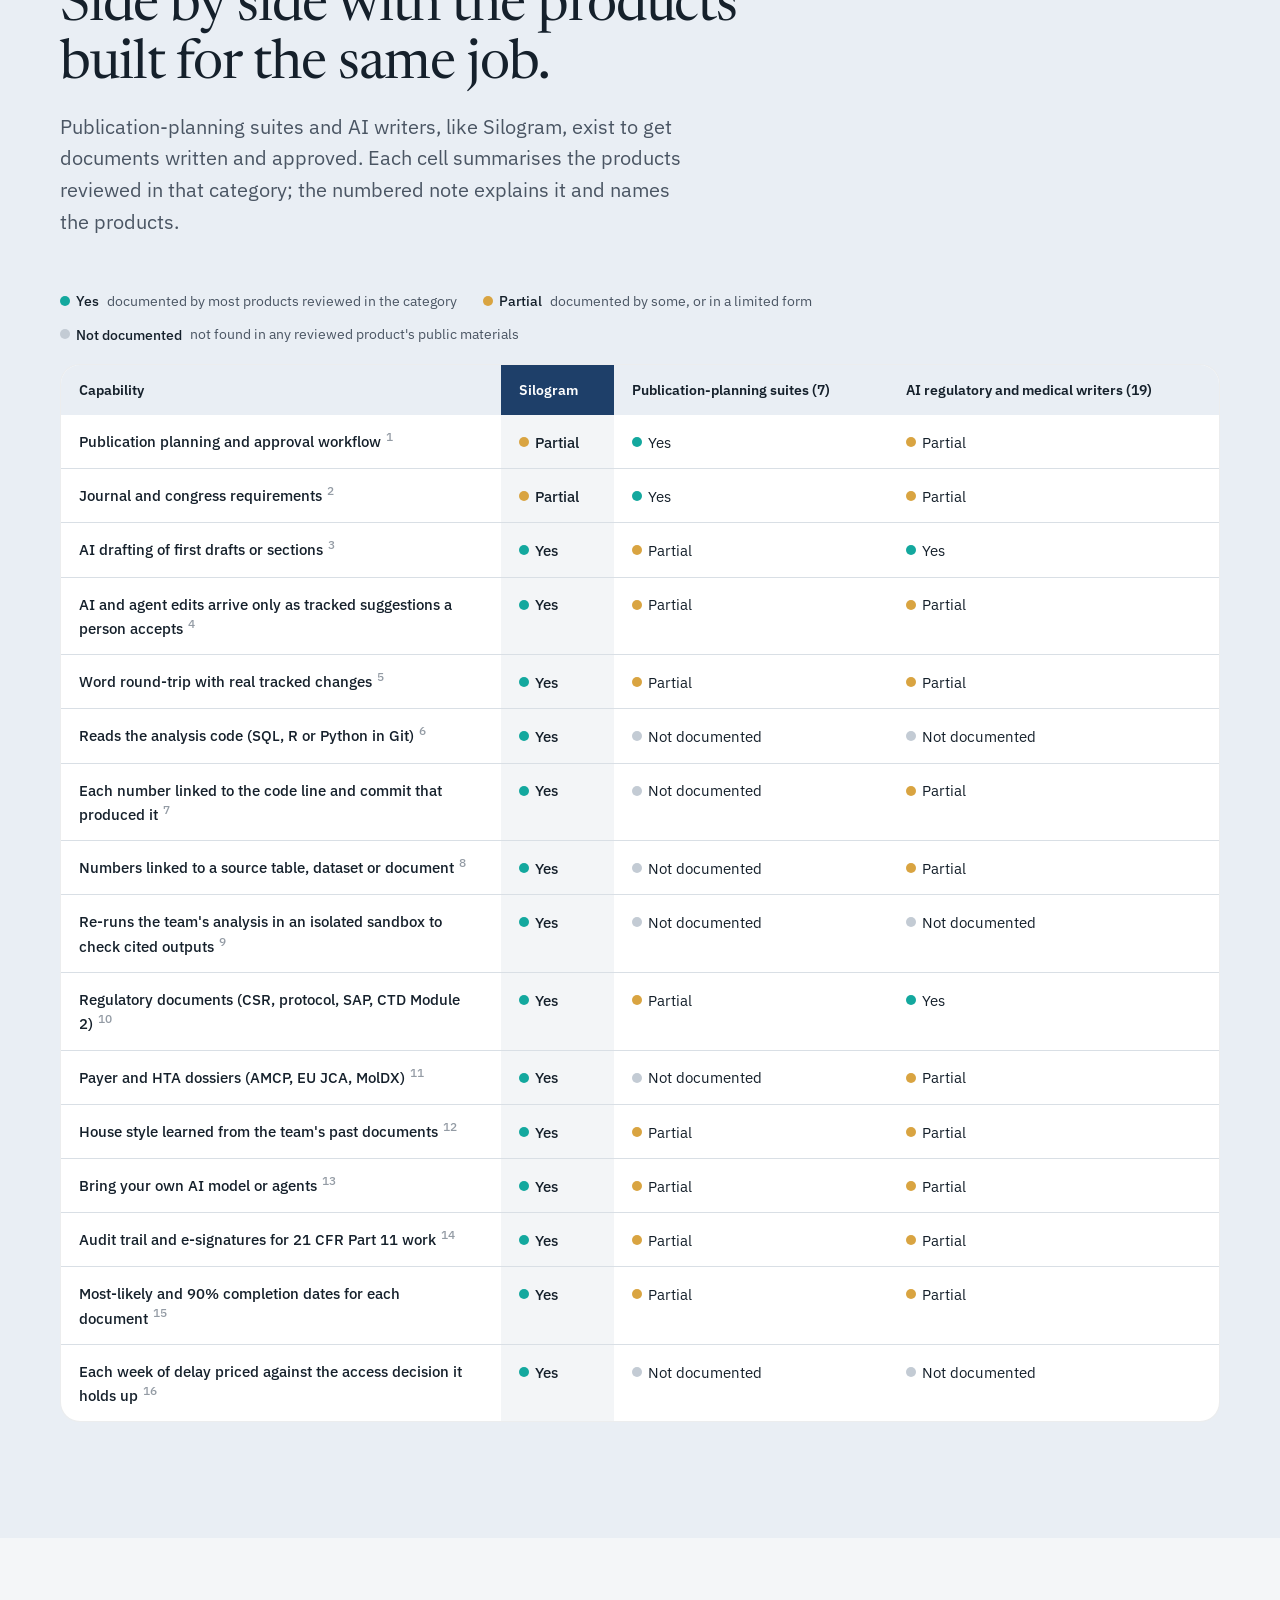
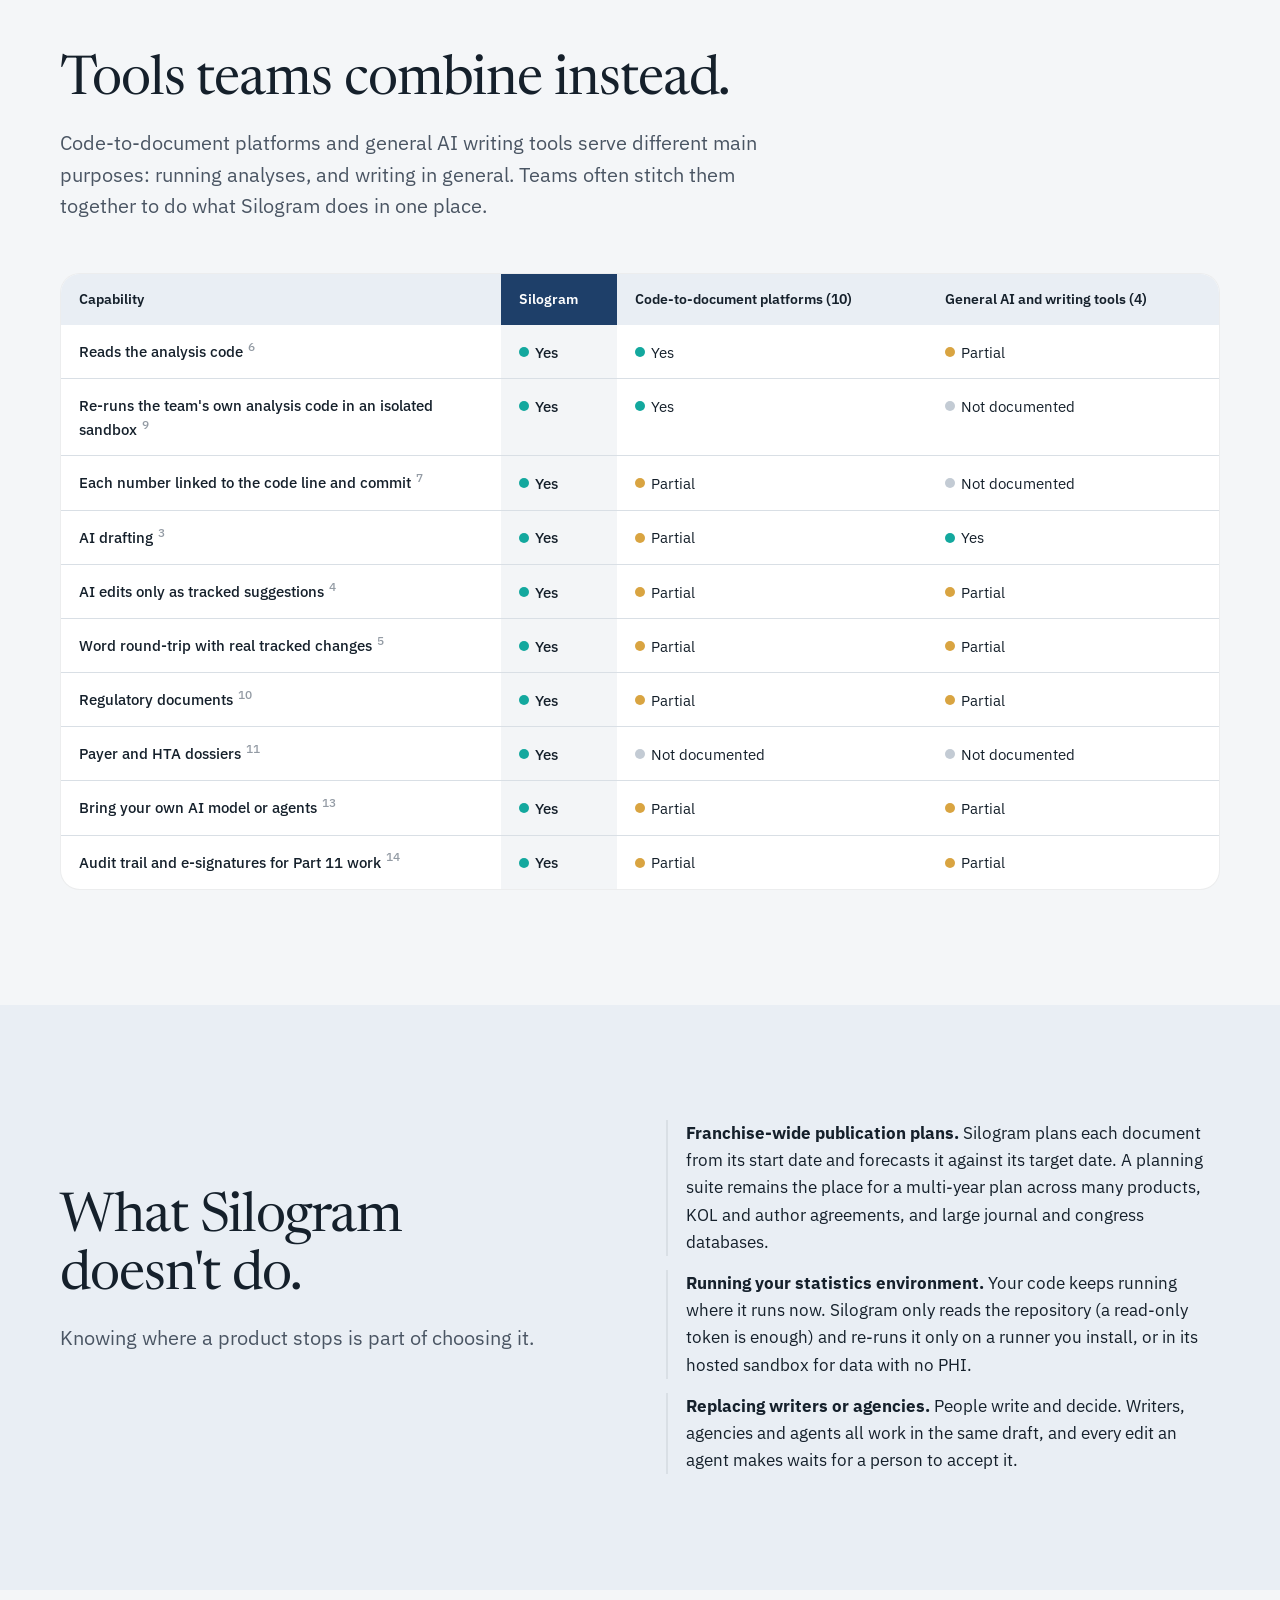
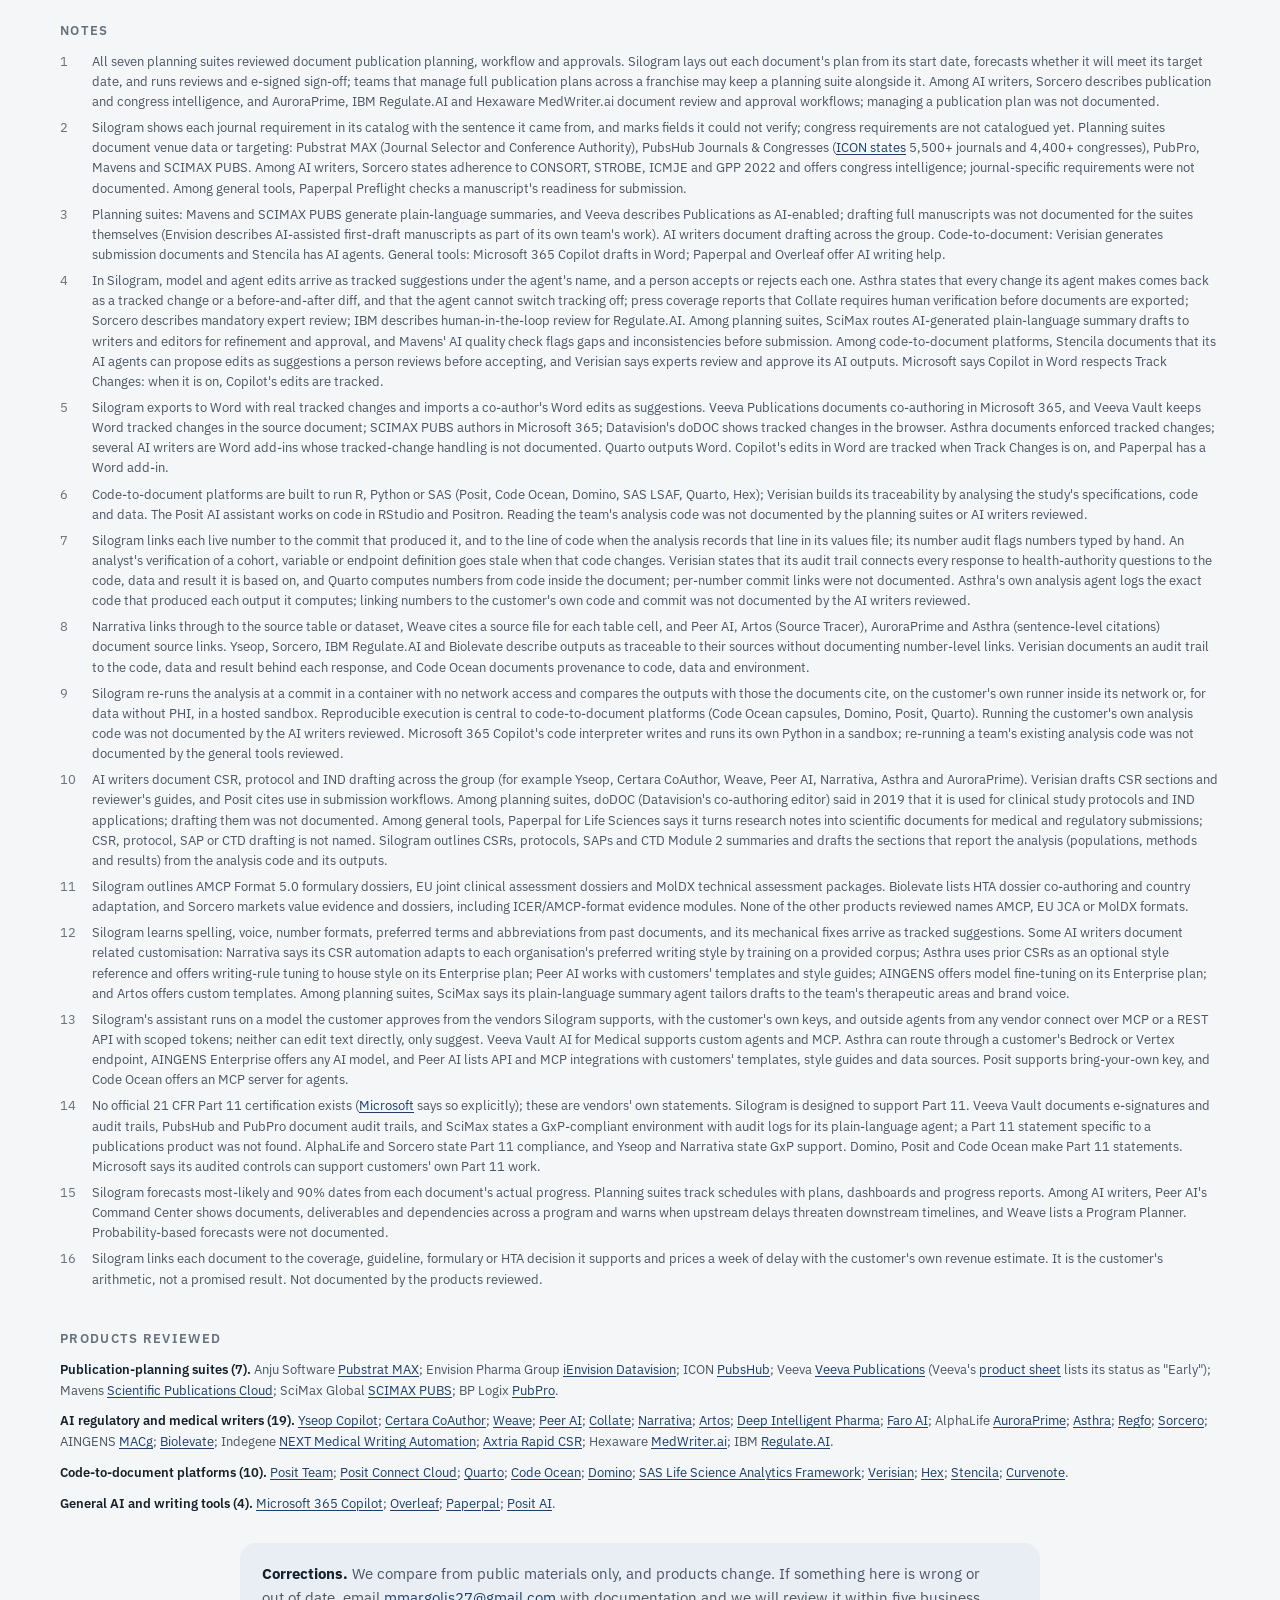
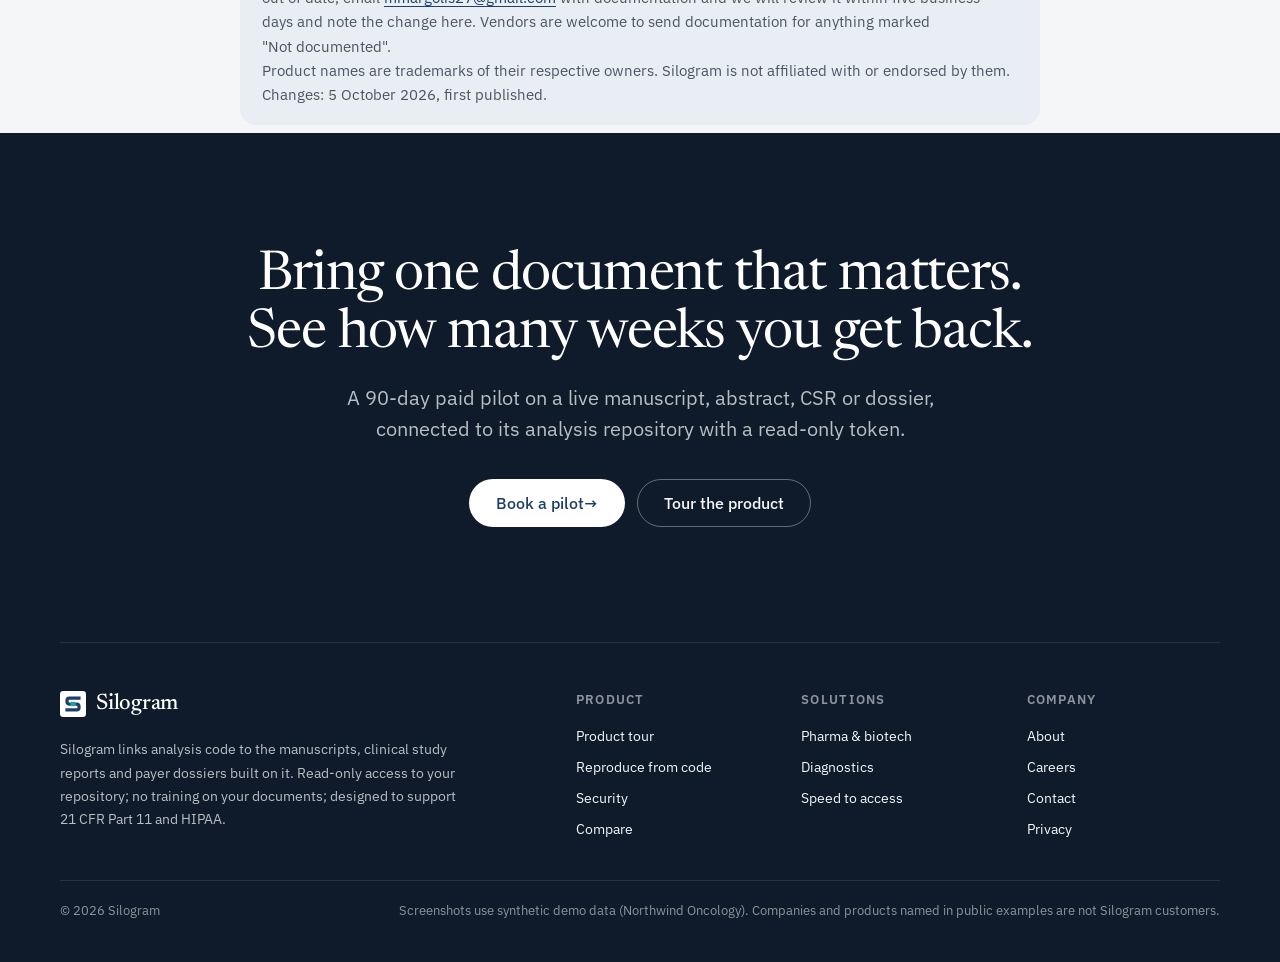
<file: compare.html>
<!doctype html>
<html lang="en">
<head>
<meta charset="utf-8">
<meta name="viewport" content="width=device-width, initial-scale=1, viewport-fit=cover">
<meta name="format-detection" content="telephone=no, date=no, address=no">
<script>document.documentElement.classList.add("js")</script>
<meta name="robots" content="noindex, nofollow">
<title>Compare · Silogram</title>
<meta name="description" content="How Silogram compares with publication-planning suites, AI regulatory and medical writers, code-to-document platforms and general AI tools, from each product's public materials as of 5 October 2026.">
<meta name="theme-color" content="#F4F6F8">
<meta property="og:type" content="website">
<meta property="og:site_name" content="Silogram">
<meta property="og:title" content="Compare · Silogram">
<meta property="og:description" content="How Silogram compares with publication-planning suites, AI regulatory and medical writers, code-to-document platforms and general AI tools, from each product's public materials as of 5 October 2026.">
<meta property="og:url" content="https://mattmargolis.github.io/silogram-site/compare.html">
<meta property="og:image" content="https://mattmargolis.github.io/silogram-site/assets/og.png">
<meta property="og:image:width" content="1200">
<meta property="og:image:height" content="630">
<meta name="twitter:card" content="summary_large_image">
<link rel="canonical" href="https://mattmargolis.github.io/silogram-site/compare.html">
<link rel="icon" href="assets/favicon.svg" type="image/svg+xml">
<link rel="apple-touch-icon" href="assets/apple-touch-icon.png">
<link rel="preconnect" href="https://fonts.googleapis.com">
<link rel="preconnect" href="https://fonts.gstatic.com" crossorigin>
<link rel="stylesheet" href="https://fonts.googleapis.com/css2?family=IBM+Plex+Mono:wght@400;500&amp;family=IBM+Plex+Sans:wght@400;500;600&amp;family=Newsreader:ital,opsz,wght@0,6..72,400..600;1,6..72,400..500&amp;display=swap">
<link rel="stylesheet" href="assets/site.css">
</head>
<body>
<a class="skip" href="#main">Skip to content</a>
<div class="nav-shell">
    <div class="nav-bar">
      <a class="brand" href="index.html" aria-label="Silogram home"><svg class="mark" viewBox="0 0 24 24" width="30" height="30" aria-hidden="true" focusable="false"><rect class="mark-bg" width="24" height="24" rx="3"/><path class="mark-line" d="M19 6.5H8.5A2 2 0 0 0 6.5 8.5V10A2 2 0 0 0 8.5 12H10M14 12H15.5A2 2 0 0 1 17.5 14V15.5A2 2 0 0 1 15.5 17.5H5"/><rect class="mark-dot" x="10" y="10" width="4" height="4"/></svg><span>Silogram</span></a>
      <nav class="nav" id="site-nav" aria-label="Main"><ul role="list"><li><a href="product.html">Product</a></li><li><details class="nav-menu"><summary>Solutions</summary><ul role="list"><li><a href="pharma.html"><span class="menu-label">Pharma & biotech</span><span class="menu-note">Formulary, guidelines, HTA</span></a></li><li><a href="diagnostics.html"><span class="menu-label">Diagnostics</span><span class="menu-note">MolDX, NCCN, commercial plans</span></a></li><li><a href="access.html"><span class="menu-label">Speed to access</span><span class="menu-note">Price a week with your numbers</span></a></li></ul></details></li><li><a href="compare.html" aria-current="page">Compare</a></li><li><a href="security.html">Security</a></li><li><details class="nav-menu"><summary>Company</summary><ul role="list"><li><a href="about.html"><span class="menu-label">About</span><span class="menu-note">Why Silogram exists, and who builds it</span></a></li><li><a href="careers.html"><span class="menu-label">Careers</span><span class="menu-note">The first roles we're hiring for</span></a></li><li><a href="contact.html"><span class="menu-label">Contact</span><span class="menu-note">Pilots, security, press</span></a></li></ul></details></li><li class="nav-menu-cta"><a class="btn btn-primary" href="mailto:mmargolis27@gmail.com?subject=Silogram%20pilot">Book a pilot</a></li></ul></nav>
      <a class="btn btn-primary btn-small nav-cta" href="mailto:mmargolis27@gmail.com?subject=Silogram%20pilot">Book a pilot</a>
      <button class="menu-toggle" type="button" aria-expanded="false" aria-controls="site-nav">Menu</button>
    </div>
  </div>
<main id="main">
<section class="page-hero" aria-labelledby="page-title">
  <div class="wrap">
    <div class="head">
      <p class="pill-tag">Compare</p>
      <h1 id="page-title">Where Silogram fits <span class="hl-ink">next to what you use.</span></h1>
      <p class="lead">Publication and medical-writing teams usually combine a planning suite, an AI writing tool and their statisticians' code. Here is what each kind of product documents publicly, and what Silogram adds: the path from the analysis code to the signed document.</p>
      <p class="as-of">Comparison as of 5 October 2026, from public materials only. <a href="#corrections">Corrections</a></p>
    </div>
  </div>
</section>

<section class="band band-tight" aria-labelledby="fit-title">
  <div class="wrap">
    <div class="head"><h2 id="fit-title">Three kinds of product, one gap between them.</h2></div>
    <div class="cards cards-3">
      <article class="card">
        <span class="pill-tag">Publication-planning suites</span>
        <h3>Plan the publications</h3>
        <p>Pubstrat MAX, iEnvision Datavision, PubsHub, Veeva Publications, Mavens Scientific Publications Cloud, SCIMAX PUBS and PubPro plan publications across a portfolio, run workflows and approvals; most also hold journal and congress data.</p>
        <p><b>With Silogram:</b> the plan says what to publish and when; Silogram takes each document from the analysis code to signed, and forecasts when it will get there.</p>
      </article>
      <article class="card">
        <span class="pill-tag">AI regulatory and medical writers</span>
        <h3>Draft from source documents</h3>
        <p>Products such as Yseop Copilot, Certara CoAuthor, Weave, Peer AI, Narrativa, Artos, Asthra and AuroraPrime draft CSRs, protocols and summaries from tables, listings and prior documents.</p>
        <p><b>With Silogram:</b> drafting starts from the analysis code itself, so when the analysis changes and the document syncs, every linked number updates and Silogram shows what moved.</p>
      </article>
      <article class="card">
        <span class="pill-tag">Code-to-document platforms</span>
        <h3>Run and trace the analysis</h3>
        <p>Posit, Quarto, Code Ocean, Domino and SAS LSAF help statisticians run R, Python or SAS and keep their outputs reproducible; Verisian uses AI agents to generate and validate analysis code, data and results with full traceability.</p>
        <p><b>With Silogram:</b> the code stays where it is. Silogram reads it read-only and carries its numbers into the documents that writers, reviewers and approvers sign.</p>
      </article>
    </div>
  </div>
</section>

<section class="band band-wash" aria-labelledby="grid-title">
  <div class="wrap">
    <div class="head-left">
      <h2 id="grid-title">Side by side with the products built for the same job.</h2>
      <p class="lead">Publication-planning suites and AI writers, like Silogram, exist to get documents written and approved. Each cell summarises the products reviewed in that category; the numbered note explains it and names the products.</p>
    </div>
    <dl class="legend">
      <div><dt><span class="yes">Yes</span></dt><dd>documented by most products reviewed in the category</dd></div>
      <div><dt><span class="part">Partial</span></dt><dd>documented by some, or in a limited form</dd></div>
      <div><dt><span class="nd">Not documented</span></dt><dd>not found in any reviewed product's public materials</dd></div>
    </dl>
    <div class="compare-wrap" role="region" aria-label="Comparison with publication-planning suites and AI writers" tabindex="0">
      <table class="compare">
        <caption class="sr-only">Silogram, publication-planning suites and AI regulatory and medical writers, by capability</caption>
        <thead><tr><th scope="col">Capability</th><th scope="col" class="us">Silogram</th><th scope="col">Publication-planning suites (7)</th><th scope="col">AI regulatory and medical writers (19)</th></tr></thead>
        <tbody>
          <tr><th scope="row">Publication planning and approval workflow<a class="ref" href="#n-1">1</a></th><td class="us" data-label="Silogram"><span class="part">Partial</span></td><td data-label="Planning suites"><span class="yes">Yes</span></td><td data-label="AI writers"><span class="part">Partial</span></td></tr>
          <tr><th scope="row">Journal and congress requirements<a class="ref" href="#n-2">2</a></th><td class="us" data-label="Silogram"><span class="part">Partial</span></td><td data-label="Planning suites"><span class="yes">Yes</span></td><td data-label="AI writers"><span class="part">Partial</span></td></tr>
          <tr><th scope="row">AI drafting of first drafts or sections<a class="ref" href="#n-3">3</a></th><td class="us" data-label="Silogram"><span class="yes">Yes</span></td><td data-label="Planning suites"><span class="part">Partial</span></td><td data-label="AI writers"><span class="yes">Yes</span></td></tr>
          <tr><th scope="row">AI and agent edits arrive only as tracked suggestions a person accepts<a class="ref" href="#n-4">4</a></th><td class="us" data-label="Silogram"><span class="yes">Yes</span></td><td data-label="Planning suites"><span class="part">Partial</span></td><td data-label="AI writers"><span class="part">Partial</span></td></tr>
          <tr><th scope="row">Word round-trip with real tracked changes<a class="ref" href="#n-5">5</a></th><td class="us" data-label="Silogram"><span class="yes">Yes</span></td><td data-label="Planning suites"><span class="part">Partial</span></td><td data-label="AI writers"><span class="part">Partial</span></td></tr>
          <tr><th scope="row">Reads the analysis code (SQL, R or Python in Git)<a class="ref" href="#n-6">6</a></th><td class="us" data-label="Silogram"><span class="yes">Yes</span></td><td data-label="Planning suites"><span class="nd">Not documented</span></td><td data-label="AI writers"><span class="nd">Not documented</span></td></tr>
          <tr><th scope="row">Each number linked to the code line and commit that produced it<a class="ref" href="#n-7">7</a></th><td class="us" data-label="Silogram"><span class="yes">Yes</span></td><td data-label="Planning suites"><span class="nd">Not documented</span></td><td data-label="AI writers"><span class="part">Partial</span></td></tr>
          <tr><th scope="row">Numbers linked to a source table, dataset or document<a class="ref" href="#n-8">8</a></th><td class="us" data-label="Silogram"><span class="yes">Yes</span></td><td data-label="Planning suites"><span class="nd">Not documented</span></td><td data-label="AI writers"><span class="part">Partial</span></td></tr>
          <tr><th scope="row">Re-runs the team's analysis in an isolated sandbox to check cited outputs<a class="ref" href="#n-9">9</a></th><td class="us" data-label="Silogram"><span class="yes">Yes</span></td><td data-label="Planning suites"><span class="nd">Not documented</span></td><td data-label="AI writers"><span class="nd">Not documented</span></td></tr>
          <tr><th scope="row">Regulatory documents (CSR, protocol, SAP, CTD Module 2)<a class="ref" href="#n-10">10</a></th><td class="us" data-label="Silogram"><span class="yes">Yes</span></td><td data-label="Planning suites"><span class="part">Partial</span></td><td data-label="AI writers"><span class="yes">Yes</span></td></tr>
          <tr><th scope="row">Payer and HTA dossiers (AMCP, EU JCA, MolDX)<a class="ref" href="#n-11">11</a></th><td class="us" data-label="Silogram"><span class="yes">Yes</span></td><td data-label="Planning suites"><span class="nd">Not documented</span></td><td data-label="AI writers"><span class="part">Partial</span></td></tr>
          <tr><th scope="row">House style learned from the team's past documents<a class="ref" href="#n-12">12</a></th><td class="us" data-label="Silogram"><span class="yes">Yes</span></td><td data-label="Planning suites"><span class="part">Partial</span></td><td data-label="AI writers"><span class="part">Partial</span></td></tr>
          <tr><th scope="row">Bring your own AI model or agents<a class="ref" href="#n-13">13</a></th><td class="us" data-label="Silogram"><span class="yes">Yes</span></td><td data-label="Planning suites"><span class="part">Partial</span></td><td data-label="AI writers"><span class="part">Partial</span></td></tr>
          <tr><th scope="row">Audit trail and e-signatures for <span class="nowrap">21 CFR Part 11</span> work<a class="ref" href="#n-14">14</a></th><td class="us" data-label="Silogram"><span class="yes">Yes</span></td><td data-label="Planning suites"><span class="part">Partial</span></td><td data-label="AI writers"><span class="part">Partial</span></td></tr>
          <tr><th scope="row">Most-likely and 90% completion dates for each document<a class="ref" href="#n-15">15</a></th><td class="us" data-label="Silogram"><span class="yes">Yes</span></td><td data-label="Planning suites"><span class="part">Partial</span></td><td data-label="AI writers"><span class="part">Partial</span></td></tr>
          <tr><th scope="row">Each week of delay priced against the access decision it holds up<a class="ref" href="#n-16">16</a></th><td class="us" data-label="Silogram"><span class="yes">Yes</span></td><td data-label="Planning suites"><span class="nd">Not documented</span></td><td data-label="AI writers"><span class="nd">Not documented</span></td></tr>
        </tbody>
      </table>
    </div>
  </div>
</section>

<section class="band" aria-labelledby="combine-title">
  <div class="wrap">
    <div class="head-left">
      <h2 id="combine-title">Tools teams combine instead.</h2>
      <p class="lead">Code-to-document platforms and general AI writing tools serve different main purposes: running analyses, and writing in general. Teams often stitch them together to do what Silogram does in one place.</p>
    </div>
    <div class="compare-wrap" role="region" aria-label="Comparison with code-to-document platforms and general AI tools" tabindex="0">
      <table class="compare">
        <caption class="sr-only">Silogram, code-to-document platforms and general AI and writing tools, by capability</caption>
        <thead><tr><th scope="col">Capability</th><th scope="col" class="us">Silogram</th><th scope="col">Code-to-document platforms (10)</th><th scope="col">General AI and writing tools (4)</th></tr></thead>
        <tbody>
          <tr><th scope="row">Reads the analysis code<a class="ref" href="#n-6">6</a></th><td class="us" data-label="Silogram"><span class="yes">Yes</span></td><td data-label="Code-to-document"><span class="yes">Yes</span></td><td data-label="General AI tools"><span class="part">Partial</span></td></tr>
          <tr><th scope="row">Re-runs the team's own analysis code in an isolated sandbox<a class="ref" href="#n-9">9</a></th><td class="us" data-label="Silogram"><span class="yes">Yes</span></td><td data-label="Code-to-document"><span class="yes">Yes</span></td><td data-label="General AI tools"><span class="nd">Not documented</span></td></tr>
          <tr><th scope="row">Each number linked to the code line and commit<a class="ref" href="#n-7">7</a></th><td class="us" data-label="Silogram"><span class="yes">Yes</span></td><td data-label="Code-to-document"><span class="part">Partial</span></td><td data-label="General AI tools"><span class="nd">Not documented</span></td></tr>
          <tr><th scope="row">AI drafting<a class="ref" href="#n-3">3</a></th><td class="us" data-label="Silogram"><span class="yes">Yes</span></td><td data-label="Code-to-document"><span class="part">Partial</span></td><td data-label="General AI tools"><span class="yes">Yes</span></td></tr>
          <tr><th scope="row">AI edits only as tracked suggestions<a class="ref" href="#n-4">4</a></th><td class="us" data-label="Silogram"><span class="yes">Yes</span></td><td data-label="Code-to-document"><span class="part">Partial</span></td><td data-label="General AI tools"><span class="part">Partial</span></td></tr>
          <tr><th scope="row">Word round-trip with real tracked changes<a class="ref" href="#n-5">5</a></th><td class="us" data-label="Silogram"><span class="yes">Yes</span></td><td data-label="Code-to-document"><span class="part">Partial</span></td><td data-label="General AI tools"><span class="part">Partial</span></td></tr>
          <tr><th scope="row">Regulatory documents<a class="ref" href="#n-10">10</a></th><td class="us" data-label="Silogram"><span class="yes">Yes</span></td><td data-label="Code-to-document"><span class="part">Partial</span></td><td data-label="General AI tools"><span class="part">Partial</span></td></tr>
          <tr><th scope="row">Payer and HTA dossiers<a class="ref" href="#n-11">11</a></th><td class="us" data-label="Silogram"><span class="yes">Yes</span></td><td data-label="Code-to-document"><span class="nd">Not documented</span></td><td data-label="General AI tools"><span class="nd">Not documented</span></td></tr>
          <tr><th scope="row">Bring your own AI model or agents<a class="ref" href="#n-13">13</a></th><td class="us" data-label="Silogram"><span class="yes">Yes</span></td><td data-label="Code-to-document"><span class="part">Partial</span></td><td data-label="General AI tools"><span class="part">Partial</span></td></tr>
          <tr><th scope="row">Audit trail and e-signatures for Part 11 work<a class="ref" href="#n-14">14</a></th><td class="us" data-label="Silogram"><span class="yes">Yes</span></td><td data-label="Code-to-document"><span class="part">Partial</span></td><td data-label="General AI tools"><span class="part">Partial</span></td></tr>
        </tbody>
      </table>
    </div>
  </div>
</section>

<section class="band band-wash" aria-labelledby="honest-title">
  <div class="wrap">
    <div class="grid-2">
      <div class="head-left">
        <h2 id="honest-title">What Silogram doesn't do.</h2>
        <p class="lead">Knowing where a product stops is part of choosing it.</p>
      </div>
      <ul class="plain-list" role="list">
        <li><b>Franchise-wide publication plans.</b> Silogram plans each document from its start date and forecasts it against its target date. A planning suite remains the place for a multi-year plan across many products, KOL and author agreements, and large journal and congress databases.</li>
        <li><b>Running your statistics environment.</b> Your code keeps running where it runs now. Silogram only reads the repository (a read-only token is enough) and re-runs it only on a runner you install, or in its hosted sandbox for data with no PHI.</li>
        <li><b>Replacing writers or agencies.</b> People write and decide. Writers, agencies and agents all work in the same draft, and every edit an agent makes waits for a person to accept it.</li>
      </ul>
    </div>
  </div>
</section>

<section class="wrap sources-block" aria-labelledby="notes-title">
  <h2 id="notes-title">Notes</h2>
  <ol class="sources" role="list">
    <li id="n-1"><span>1</span><span>All seven planning suites reviewed document publication planning, workflow and approvals. Silogram lays out each document's plan from its start date, forecasts whether it will meet its target date, and runs reviews and e-signed sign-off; teams that manage full publication plans across a franchise may keep a planning suite alongside it. Among AI writers, Sorcero describes publication and congress intelligence, and AuroraPrime, IBM Regulate.AI and Hexaware MedWriter.ai document review and approval workflows; managing a publication plan was not documented.</span></li>
    <li id="n-2"><span>2</span><span>Silogram shows each journal requirement in its catalog with the sentence it came from, and marks fields it could not verify; congress requirements are not catalogued yet. Planning suites document venue data or targeting: Pubstrat MAX (Journal Selector and Conference Authority), PubsHub Journals &amp; Congresses (<a href="https://www.iconplc.com/solutions/consulting/commercial-positioning-consulting/medical-communications/publication-management/journals-congressessm">ICON states</a> 5,500+ journals and 4,400+ congresses), PubPro, Mavens and SCIMAX PUBS. Among AI writers, Sorcero states adherence to CONSORT, STROBE, ICMJE and GPP 2022 and offers congress intelligence; journal-specific requirements were not documented. Among general tools, Paperpal Preflight checks a manuscript's readiness for submission.</span></li>
    <li id="n-3"><span>3</span><span>Planning suites: Mavens and SCIMAX PUBS generate plain-language summaries, and Veeva describes Publications as AI-enabled; drafting full manuscripts was not documented for the suites themselves (Envision describes AI-assisted first-draft manuscripts as part of its own team's work). AI writers document drafting across the group. Code-to-document: Verisian generates submission documents and Stencila has AI agents. General tools: Microsoft 365 Copilot drafts in Word; Paperpal and Overleaf offer AI writing help.</span></li>
    <li id="n-4"><span>4</span><span>In Silogram, model and agent edits arrive as tracked suggestions under the agent's name, and a person accepts or rejects each one. Asthra states that every change its agent makes comes back as a tracked change or a before-and-after diff, and that the agent cannot switch tracking off; press coverage reports that Collate requires human verification before documents are exported; Sorcero describes mandatory expert review; IBM describes human-in-the-loop review for Regulate.AI. Among planning suites, SciMax routes AI-generated plain-language summary drafts to writers and editors for refinement and approval, and Mavens' AI quality check flags gaps and inconsistencies before submission. Among code-to-document platforms, Stencila documents that its AI agents can propose edits as suggestions a person reviews before accepting, and Verisian says experts review and approve its AI outputs. Microsoft says Copilot in Word respects Track Changes: when it is on, Copilot's edits are tracked.</span></li>
    <li id="n-5"><span>5</span><span>Silogram exports to Word with real tracked changes and imports a co-author's Word edits as suggestions. Veeva Publications documents co-authoring in Microsoft 365, and Veeva Vault keeps Word tracked changes in the source document; SCIMAX PUBS authors in Microsoft 365; Datavision's doDOC shows tracked changes in the browser. Asthra documents enforced tracked changes; several AI writers are Word add-ins whose tracked-change handling is not documented. Quarto outputs Word. Copilot's edits in Word are tracked when Track Changes is on, and Paperpal has a Word add-in.</span></li>
    <li id="n-6"><span>6</span><span>Code-to-document platforms are built to run R, Python or SAS (Posit, Code Ocean, Domino, SAS LSAF, Quarto, Hex); Verisian builds its traceability by analysing the study's specifications, code and data. The Posit AI assistant works on code in RStudio and Positron. Reading the team's analysis code was not documented by the planning suites or AI writers reviewed.</span></li>
    <li id="n-7"><span>7</span><span>Silogram links each live number to the commit that produced it, and to the line of code when the analysis records that line in its values file; its number audit flags numbers typed by hand. An analyst's verification of a cohort, variable or endpoint definition goes stale when that code changes. Verisian states that its audit trail connects every response to health-authority questions to the code, data and result it is based on, and Quarto computes numbers from code inside the document; per-number commit links were not documented. Asthra's own analysis agent logs the exact code that produced each output it computes; linking numbers to the customer's own code and commit was not documented by the AI writers reviewed.</span></li>
    <li id="n-8"><span>8</span><span>Narrativa links through to the source table or dataset, Weave cites a source file for each table cell, and Peer AI, Artos (Source Tracer), AuroraPrime and Asthra (sentence-level citations) document source links. Yseop, Sorcero, IBM Regulate.AI and Biolevate describe outputs as traceable to their sources without documenting number-level links. Verisian documents an audit trail to the code, data and result behind each response, and Code Ocean documents provenance to code, data and environment.</span></li>
    <li id="n-9"><span>9</span><span>Silogram re-runs the analysis at a commit in a container with no network access and compares the outputs with those the documents cite, on the customer's own runner inside its network or, for data without PHI, in a hosted sandbox. Reproducible execution is central to code-to-document platforms (Code Ocean capsules, Domino, Posit, Quarto). Running the customer's own analysis code was not documented by the AI writers reviewed. Microsoft 365 Copilot's code interpreter writes and runs its own Python in a sandbox; re-running a team's existing analysis code was not documented by the general tools reviewed.</span></li>
    <li id="n-10"><span>10</span><span>AI writers document CSR, protocol and IND drafting across the group (for example Yseop, Certara CoAuthor, Weave, Peer AI, Narrativa, Asthra and AuroraPrime). Verisian drafts CSR sections and reviewer's guides, and Posit cites use in submission workflows. Among planning suites, doDOC (Datavision's co-authoring editor) said in 2019 that it is used for clinical study protocols and IND applications; drafting them was not documented. Among general tools, Paperpal for Life Sciences says it turns research notes into scientific documents for medical and regulatory submissions; CSR, protocol, SAP or CTD drafting is not named. Silogram outlines CSRs, protocols, SAPs and CTD Module 2 summaries and drafts the sections that report the analysis (populations, methods and results) from the analysis code and its outputs.</span></li>
    <li id="n-11"><span>11</span><span>Silogram outlines AMCP Format 5.0 formulary dossiers, EU joint clinical assessment dossiers and MolDX technical assessment packages. Biolevate lists HTA dossier co-authoring and country adaptation, and Sorcero markets value evidence and dossiers, including ICER/AMCP-format evidence modules. None of the other products reviewed names AMCP, EU JCA or MolDX formats.</span></li>
    <li id="n-12"><span>12</span><span>Silogram learns spelling, voice, number formats, preferred terms and abbreviations from past documents, and its mechanical fixes arrive as tracked suggestions. Some AI writers document related customisation: Narrativa says its CSR automation adapts to each organisation's preferred writing style by training on a provided corpus; Asthra uses prior CSRs as an optional style reference and offers writing-rule tuning to house style on its Enterprise plan; Peer AI works with customers' templates and style guides; AINGENS offers model fine-tuning on its Enterprise plan; and Artos offers custom templates. Among planning suites, SciMax says its plain-language summary agent tailors drafts to the team's therapeutic areas and brand voice.</span></li>
    <li id="n-13"><span>13</span><span>Silogram's assistant runs on a model the customer approves from the vendors Silogram supports, with the customer's own keys, and outside agents from any vendor connect over MCP or a REST API with scoped tokens; neither can edit text directly, only suggest. Veeva Vault AI for Medical supports custom agents and MCP. Asthra can route through a customer's Bedrock or Vertex endpoint, AINGENS Enterprise offers any AI model, and Peer AI lists API and MCP integrations with customers' templates, style guides and data sources. Posit supports bring-your-own key, and Code Ocean offers an MCP server for agents.</span></li>
    <li id="n-14"><span>14</span><span>No official 21 CFR Part 11 certification exists (<a href="https://learn.microsoft.com/en-us/compliance/regulatory/offering-fda-cfr-title-21-part-11">Microsoft</a> says so explicitly); these are vendors' own statements. Silogram is designed to support Part 11. Veeva Vault documents e-signatures and audit trails, PubsHub and PubPro document audit trails, and SciMax states a GxP-compliant environment with audit logs for its plain-language agent; a Part 11 statement specific to a publications product was not found. AlphaLife and Sorcero state Part 11 compliance, and Yseop and Narrativa state GxP support. Domino, Posit and Code Ocean make Part 11 statements. Microsoft says its audited controls can support customers' own Part 11 work.</span></li>
    <li id="n-15"><span>15</span><span>Silogram forecasts most-likely and 90% dates from each document's actual progress. Planning suites track schedules with plans, dashboards and progress reports. Among AI writers, Peer AI's Command Center shows documents, deliverables and dependencies across a program and warns when upstream delays threaten downstream timelines, and Weave lists a Program Planner. Probability-based forecasts were not documented.</span></li>
    <li id="n-16"><span>16</span><span>Silogram links each document to the coverage, guideline, formulary or HTA decision it supports and prices a week of delay with the customer's own revenue estimate. It is the customer's arithmetic, not a promised result. Not documented by the products reviewed.</span></li>
  </ol>
</section>

<section class="wrap sources-block" aria-labelledby="reviewed-title">
  <h2 id="reviewed-title">Products reviewed</h2>
  <ul class="reviewed" role="list">
    <li><b>Publication-planning suites (7).</b> Anju Software <a href="https://www.anjusoftware.com/medical-affairs/pubstrat-max">Pubstrat MAX</a>; Envision Pharma Group <a href="https://www.envisionpharmagroup.com/technology/i-envision/">iEnvision Datavision</a>; ICON <a href="https://www.iconplc.com/solutions/consulting/commercial-positioning-consulting/medical-communications/publication-management">PubsHub</a>; Veeva <a href="https://www.veeva.com/products/vault-medical/veeva-publications/">Veeva Publications</a> (Veeva's <a href="https://www.veeva.com/wp-content/uploads/2025/11/Simple-Product-Sheet_Vault-Medical.pdf">product sheet</a> lists its status as "Early"); Mavens <a href="https://mavens.com/products/medical-affairs/mavens-publication-planning/">Scientific Publications Cloud</a>; SciMax Global <a href="https://scimaxglobal.com/product/scimax-pubs/">SCIMAX PUBS</a>; BP Logix <a href="https://www.bplogix.com/life-sciences/publications">PubPro</a>.</li>
    <li><b>AI regulatory and medical writers (19).</b> <a href="https://yseop.com/medical-writing-automation/">Yseop Copilot</a>; <a href="https://www.certara.com/coauthor/">Certara CoAuthor</a>; <a href="https://www.weave.bio/">Weave</a>; <a href="https://getpeer.ai/">Peer AI</a>; <a href="https://collate.com/">Collate</a>; <a href="https://www.narrativa.com/">Narrativa</a>; <a href="https://www.artosai.com/">Artos</a>; <a href="https://trial.medpath.com/news/deep-intelligent-pharma-secures-50m-series-d-to-expand-ai-powered-clinical-documentation-platform">Deep Intelligent Pharma</a>; <a href="https://faro.ai/document-authoring">Faro AI</a>; AlphaLife <a href="https://alphalifesci.com/products/auroraprime-platform">AuroraPrime</a>; <a href="https://asthra-writer.ai/product">Asthra</a>; <a href="https://www.capterra.com/p/10041981/Regfo/">Regfo</a>; <a href="https://www.sorcero.com/solutions/scientific-content-generation">Sorcero</a>; AINGENS <a href="https://aingens.com/macg">MACg</a>; <a href="https://www.biolevate.com/news/series-a-2026">Biolevate</a>; Indegene <a href="https://insights.indegene.com/news/indegene-launches-next-medical-writing-automation">NEXT Medical Writing Automation</a>; <a href="https://www.axtria.com/press-releases/axtria-harnesses-genai-to-slash-timelines-and-boost-accuracy-in-clinical-study-reporting-with-axtria-rapid-csr">Axtria Rapid CSR</a>; Hexaware <a href="https://aws.amazon.com/marketplace/pp/prodview-2jugy234zsg22">MedWriter.ai</a>; IBM <a href="https://www.applytosupply.digitalmarketplace.service.gov.uk/g-cloud/services/335375617899328">Regulate.AI</a>.</li>
    <li><b>Code-to-document platforms (10).</b> <a href="https://posit.co/pricing/">Posit Team</a>; <a href="https://posit.co/blog/introducing-posit-connect-cloud-advanced-plan">Posit Connect Cloud</a>; <a href="https://quarto.org/">Quarto</a>; <a href="https://codeocean.com/blog/trusted-agents">Code Ocean</a>; <a href="https://domino.ai/solutions/life-sciences">Domino</a>; <a href="https://www.sas.com/en_us/software/life-science-analytics-framework.html">SAS Life Science Analytics Framework</a>; <a href="https://verisian.com/">Verisian</a>; <a href="https://hex.tech/">Hex</a>; <a href="https://stencila.io/">Stencila</a>; <a href="https://curvenote.com/">Curvenote</a>.</li>
    <li><b>General AI and writing tools (4).</b> <a href="https://www.microsoft.com/en-us/microsoft-365-copilot/pricing/enterprise">Microsoft 365 Copilot</a>; <a href="https://www.overleaf.com/for/enterprises">Overleaf</a>; <a href="https://paperpal.com/">Paperpal</a>; <a href="https://posit.ai/">Posit AI</a>.</li>
  </ul>
  <div class="note" id="corrections">
    <p><strong>Corrections.</strong> We compare from public materials only, and products change. If something here is wrong or out of date, email <a href="mailto:mmargolis27@gmail.com?subject=Comparison%20correction">mmargolis27@gmail.com</a> with documentation and we will review it within five business days and note the change here. Vendors are welcome to send documentation for anything marked "Not documented".</p>
    <p>Product names are trademarks of their respective owners. Silogram is not affiliated with or endorsed by them.</p>
    <p>Changes: 5 October 2026, first published.</p>
  </div>
</section>
</main>
<section class="cta-band" aria-labelledby="closing-title">
    <div class="wrap">
      <h2 id="closing-title"><span class="ln">Bring one document that matters.</span><br><span class="ln">See how many weeks you get&nbsp;back.</span></h2>
      <p class="lead">A 90-day paid pilot on a live manuscript, abstract, CSR or dossier, connected to its analysis repository with a read-only token.</p>
      <div class="actions"><a class="btn btn-light" href="mailto:mmargolis27@gmail.com?subject=Silogram%20pilot"><span class="arrow">Book a pilot</span></a><a class="btn btn-ghost" href="product.html">Tour the product</a></div>
    </div>
  </section>
<footer class="footer">
    <div class="wrap">
      <div class="footer-top">
        <div>
          <a class="brand" href="index.html" aria-label="Silogram home"><svg class="mark" viewBox="0 0 24 24" width="26" height="26" aria-hidden="true" focusable="false"><rect class="mark-bg" width="24" height="24" rx="3"/><path class="mark-line" d="M19 6.5H8.5A2 2 0 0 0 6.5 8.5V10A2 2 0 0 0 8.5 12H10M14 12H15.5A2 2 0 0 1 17.5 14V15.5A2 2 0 0 1 15.5 17.5H5"/><rect class="mark-dot" x="10" y="10" width="4" height="4"/></svg><span>Silogram</span></a>
          <p class="footer-blurb">Silogram links analysis code to the manuscripts, clinical study reports and payer dossiers built on it. Read-only access to your repository; no training on your documents; designed to support 21&nbsp;CFR&nbsp;Part&nbsp;11 and HIPAA.</p>
        </div>
        <div><h3>Product</h3><ul role="list"><li><a href="product.html">Product tour</a></li><li><a href="product.html#reproduce">Reproduce from code</a></li><li><a href="security.html">Security</a></li><li><a href="compare.html">Compare</a></li></ul></div>
        <div><h3>Solutions</h3><ul role="list"><li><a href="pharma.html">Pharma & biotech</a></li><li><a href="diagnostics.html">Diagnostics</a></li><li><a href="access.html">Speed to access</a></li></ul></div>
        <div><h3>Company</h3><ul role="list"><li><a href="about.html">About</a></li><li><a href="careers.html">Careers</a></li><li><a href="contact.html">Contact</a></li><li><a href="privacy.html">Privacy</a></li></ul></div>
      </div>
      <div class="footer-legal">
        <p>© 2026 Silogram</p>
        <p>Screenshots use synthetic demo data (Northwind Oncology). Companies and products named in public examples are not Silogram customers.</p>
      </div>
    </div>
  </footer>
<script src="assets/site.js" defer></script>
</body>
</html>
</file>
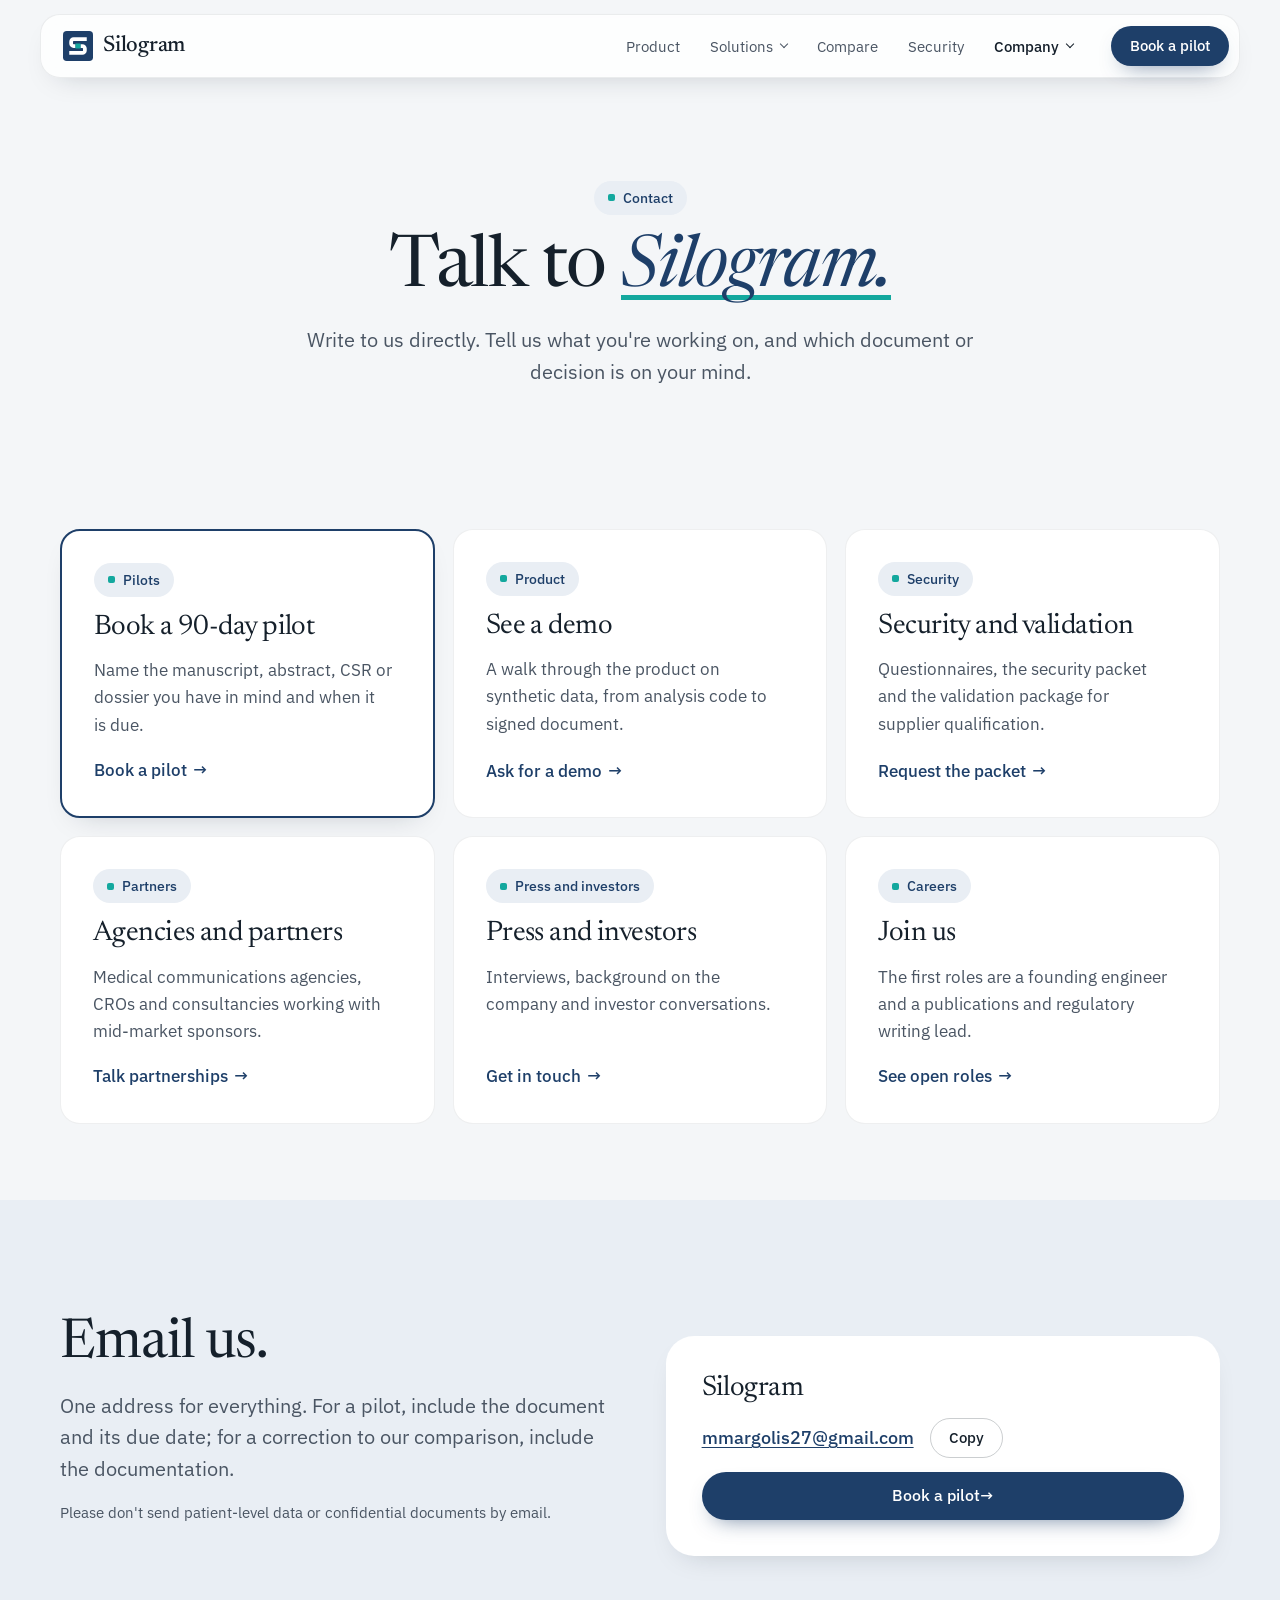
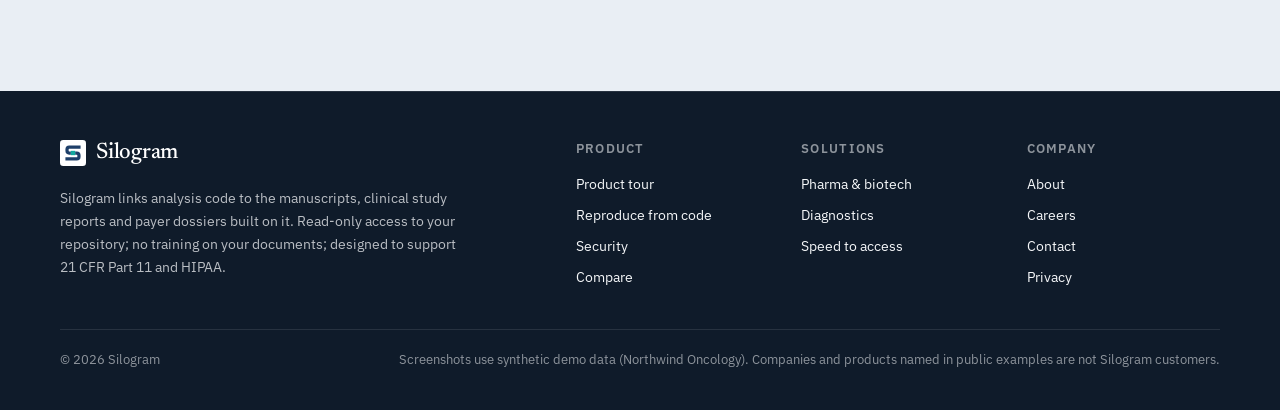
<file: contact.html>
<!doctype html>
<html lang="en">
<head>
<meta charset="utf-8">
<meta name="viewport" content="width=device-width, initial-scale=1, viewport-fit=cover">
<meta name="format-detection" content="telephone=no, date=no, address=no">
<script>document.documentElement.classList.add("js")</script>
<meta name="robots" content="noindex, nofollow">
<title>Contact · Silogram</title>
<meta name="description" content="Contact Silogram about a 90-day pilot, a demo, security and validation questions, press, partnerships or careers.">
<meta name="theme-color" content="#F4F6F8">
<meta property="og:type" content="website">
<meta property="og:site_name" content="Silogram">
<meta property="og:title" content="Contact · Silogram">
<meta property="og:description" content="Contact Silogram about a 90-day pilot, a demo, security and validation questions, press, partnerships or careers.">
<meta property="og:url" content="https://mattmargolis.github.io/silogram-site/contact.html">
<meta property="og:image" content="https://mattmargolis.github.io/silogram-site/assets/og.png">
<meta property="og:image:width" content="1200">
<meta property="og:image:height" content="630">
<meta name="twitter:card" content="summary_large_image">
<link rel="canonical" href="https://mattmargolis.github.io/silogram-site/contact.html">
<link rel="icon" href="assets/favicon.svg" type="image/svg+xml">
<link rel="apple-touch-icon" href="assets/apple-touch-icon.png">
<link rel="preconnect" href="https://fonts.googleapis.com">
<link rel="preconnect" href="https://fonts.gstatic.com" crossorigin>
<link rel="stylesheet" href="https://fonts.googleapis.com/css2?family=IBM+Plex+Mono:wght@400;500&amp;family=IBM+Plex+Sans:wght@400;500;600&amp;family=Newsreader:ital,opsz,wght@0,6..72,400..600;1,6..72,400..500&amp;display=swap">
<link rel="stylesheet" href="assets/site.css">
</head>
<body>
<a class="skip" href="#main">Skip to content</a>
<div class="nav-shell">
    <div class="nav-bar">
      <a class="brand" href="index.html" aria-label="Silogram home"><svg class="mark" viewBox="0 0 24 24" width="30" height="30" aria-hidden="true" focusable="false"><rect class="mark-bg" width="24" height="24" rx="3"/><path class="mark-line" d="M19 6.5H8.5A2 2 0 0 0 6.5 8.5V10A2 2 0 0 0 8.5 12H10M14 12H15.5A2 2 0 0 1 17.5 14V15.5A2 2 0 0 1 15.5 17.5H5"/><rect class="mark-dot" x="10" y="10" width="4" height="4"/></svg><span>Silogram</span></a>
      <nav class="nav" id="site-nav" aria-label="Main"><ul role="list"><li><a href="product.html">Product</a></li><li><details class="nav-menu"><summary>Solutions</summary><ul role="list"><li><a href="pharma.html"><span class="menu-label">Pharma & biotech</span><span class="menu-note">Formulary, guidelines, HTA</span></a></li><li><a href="diagnostics.html"><span class="menu-label">Diagnostics</span><span class="menu-note">MolDX, NCCN, commercial plans</span></a></li><li><a href="access.html"><span class="menu-label">Speed to access</span><span class="menu-note">Price a week with your numbers</span></a></li></ul></details></li><li><a href="compare.html">Compare</a></li><li><a href="security.html">Security</a></li><li><details class="nav-menu"><summary class="is-current">Company</summary><ul role="list"><li><a href="about.html"><span class="menu-label">About</span><span class="menu-note">Why Silogram exists, and who builds it</span></a></li><li><a href="careers.html"><span class="menu-label">Careers</span><span class="menu-note">The first roles we're hiring for</span></a></li><li><a href="contact.html" aria-current="page"><span class="menu-label">Contact</span><span class="menu-note">Pilots, security, press</span></a></li></ul></details></li><li class="nav-menu-cta"><a class="btn btn-primary" href="mailto:mmargolis27@gmail.com?subject=Silogram%20pilot">Book a pilot</a></li></ul></nav>
      <a class="btn btn-primary btn-small nav-cta" href="mailto:mmargolis27@gmail.com?subject=Silogram%20pilot">Book a pilot</a>
      <button class="menu-toggle" type="button" aria-expanded="false" aria-controls="site-nav">Menu</button>
    </div>
  </div>
<main id="main">
<section class="page-hero" aria-labelledby="page-title">
  <div class="wrap">
    <div class="head">
      <p class="pill-tag">Contact</p>
      <h1 id="page-title">Talk to <span class="hl-ink">Silogram.</span></h1>
      <p class="lead">Write to us directly. Tell us what you're working on, and which document or decision is on your mind.</p>
      <p class="hero-email"><a class="email" href="mailto:mmargolis27@gmail.com?subject=Silogram">mmargolis27@gmail.com</a></p>
    </div>
  </div>
</section>

<section class="band band-tight" aria-labelledby="topics-title">
  <div class="wrap">
    <h2 id="topics-title" class="sr-only">What to write about</h2>
    <div class="cards cards-3">
      <article class="card card-hl"><span class="pill-tag">Pilots</span><h3>Book a 90-day pilot</h3><p>Name the manuscript, abstract, CSR or dossier you have in mind and when it is due.</p><a class="textlink" href="mailto:mmargolis27@gmail.com?subject=Silogram%20pilot">Book a pilot</a></article>
      <article class="card"><span class="pill-tag">Product</span><h3>See a demo</h3><p>A walk through the product on synthetic data, from analysis code to signed document.</p><a class="textlink" href="mailto:mmargolis27@gmail.com?subject=Silogram%20demo">Ask for a demo</a></article>
      <article class="card"><span class="pill-tag">Security</span><h3>Security and validation</h3><p>Questionnaires, the security packet and the validation package for supplier qualification.</p><a class="textlink" href="mailto:mmargolis27@gmail.com?subject=Silogram%20security%20and%20validation%20packet">Request the packet</a></article>
      <article class="card"><span class="pill-tag">Partners</span><h3>Agencies and partners</h3><p>Medical communications agencies, CROs and consultancies working with mid-market sponsors.</p><a class="textlink" href="mailto:mmargolis27@gmail.com?subject=Silogram%20partnership">Talk partnerships</a></article>
      <article class="card"><span class="pill-tag">Press and investors</span><h3>Press and investors</h3><p>Interviews, background on the company and investor conversations.</p><a class="textlink" href="mailto:mmargolis27@gmail.com?subject=Silogram%20press%20and%20investors">Get in touch</a></article>
      <article class="card"><span class="pill-tag">Careers</span><h3>Join us</h3><p>The first roles are a founding engineer and a publications and regulatory writing lead.</p><a class="textlink" href="careers.html">See open roles</a></article>
    </div>
  </div>
</section>

<section class="band band-wash" aria-labelledby="email-title">
  <div class="wrap">
    <div class="grid-2">
      <div class="head-left">
        <h2 id="email-title">Email us.</h2>
        <p class="lead">One address for everything. For a pilot, include the document and its due date; for a correction to our comparison, include the documentation.</p>
        <p class="small">Please don't send patient-level data or confidential documents by email.</p>
      </div>
      <div class="contact-card">
        <h3>Silogram</h3>
        <div class="contact-row">
          <a class="email" id="email" href="mailto:mmargolis27@gmail.com?subject=Silogram">mmargolis27@gmail.com</a>
          <button class="btn btn-ghost btn-small" id="copy-email" type="button">Copy</button>
        </div>
        <p class="sr-only" id="copy-status" aria-live="polite"></p>
        <a class="btn btn-primary" href="mailto:mmargolis27@gmail.com?subject=Silogram%20pilot"><span class="arrow">Book a pilot</span></a>
      </div>
    </div>
  </div>
</section>
</main>

<footer class="footer">
    <div class="wrap">
      <div class="footer-top">
        <div>
          <a class="brand" href="index.html" aria-label="Silogram home"><svg class="mark" viewBox="0 0 24 24" width="26" height="26" aria-hidden="true" focusable="false"><rect class="mark-bg" width="24" height="24" rx="3"/><path class="mark-line" d="M19 6.5H8.5A2 2 0 0 0 6.5 8.5V10A2 2 0 0 0 8.5 12H10M14 12H15.5A2 2 0 0 1 17.5 14V15.5A2 2 0 0 1 15.5 17.5H5"/><rect class="mark-dot" x="10" y="10" width="4" height="4"/></svg><span>Silogram</span></a>
          <p class="footer-blurb">Silogram links analysis code to the manuscripts, clinical study reports and payer dossiers built on it. Read-only access to your repository; no training on your documents; designed to support 21&nbsp;CFR&nbsp;Part&nbsp;11 and HIPAA.</p>
        </div>
        <div><h3>Product</h3><ul role="list"><li><a href="product.html">Product tour</a></li><li><a href="product.html#reproduce">Reproduce from code</a></li><li><a href="security.html">Security</a></li><li><a href="compare.html">Compare</a></li></ul></div>
        <div><h3>Solutions</h3><ul role="list"><li><a href="pharma.html">Pharma & biotech</a></li><li><a href="diagnostics.html">Diagnostics</a></li><li><a href="access.html">Speed to access</a></li></ul></div>
        <div><h3>Company</h3><ul role="list"><li><a href="about.html">About</a></li><li><a href="careers.html">Careers</a></li><li><a href="contact.html">Contact</a></li><li><a href="privacy.html">Privacy</a></li></ul></div>
      </div>
      <div class="footer-legal">
        <p>© 2026 Silogram</p>
        <p>Screenshots use synthetic demo data (Northwind Oncology). Companies and products named in public examples are not Silogram customers.</p>
      </div>
    </div>
  </footer>
<script src="assets/site.js" defer></script>
</body>
</html>
</file>
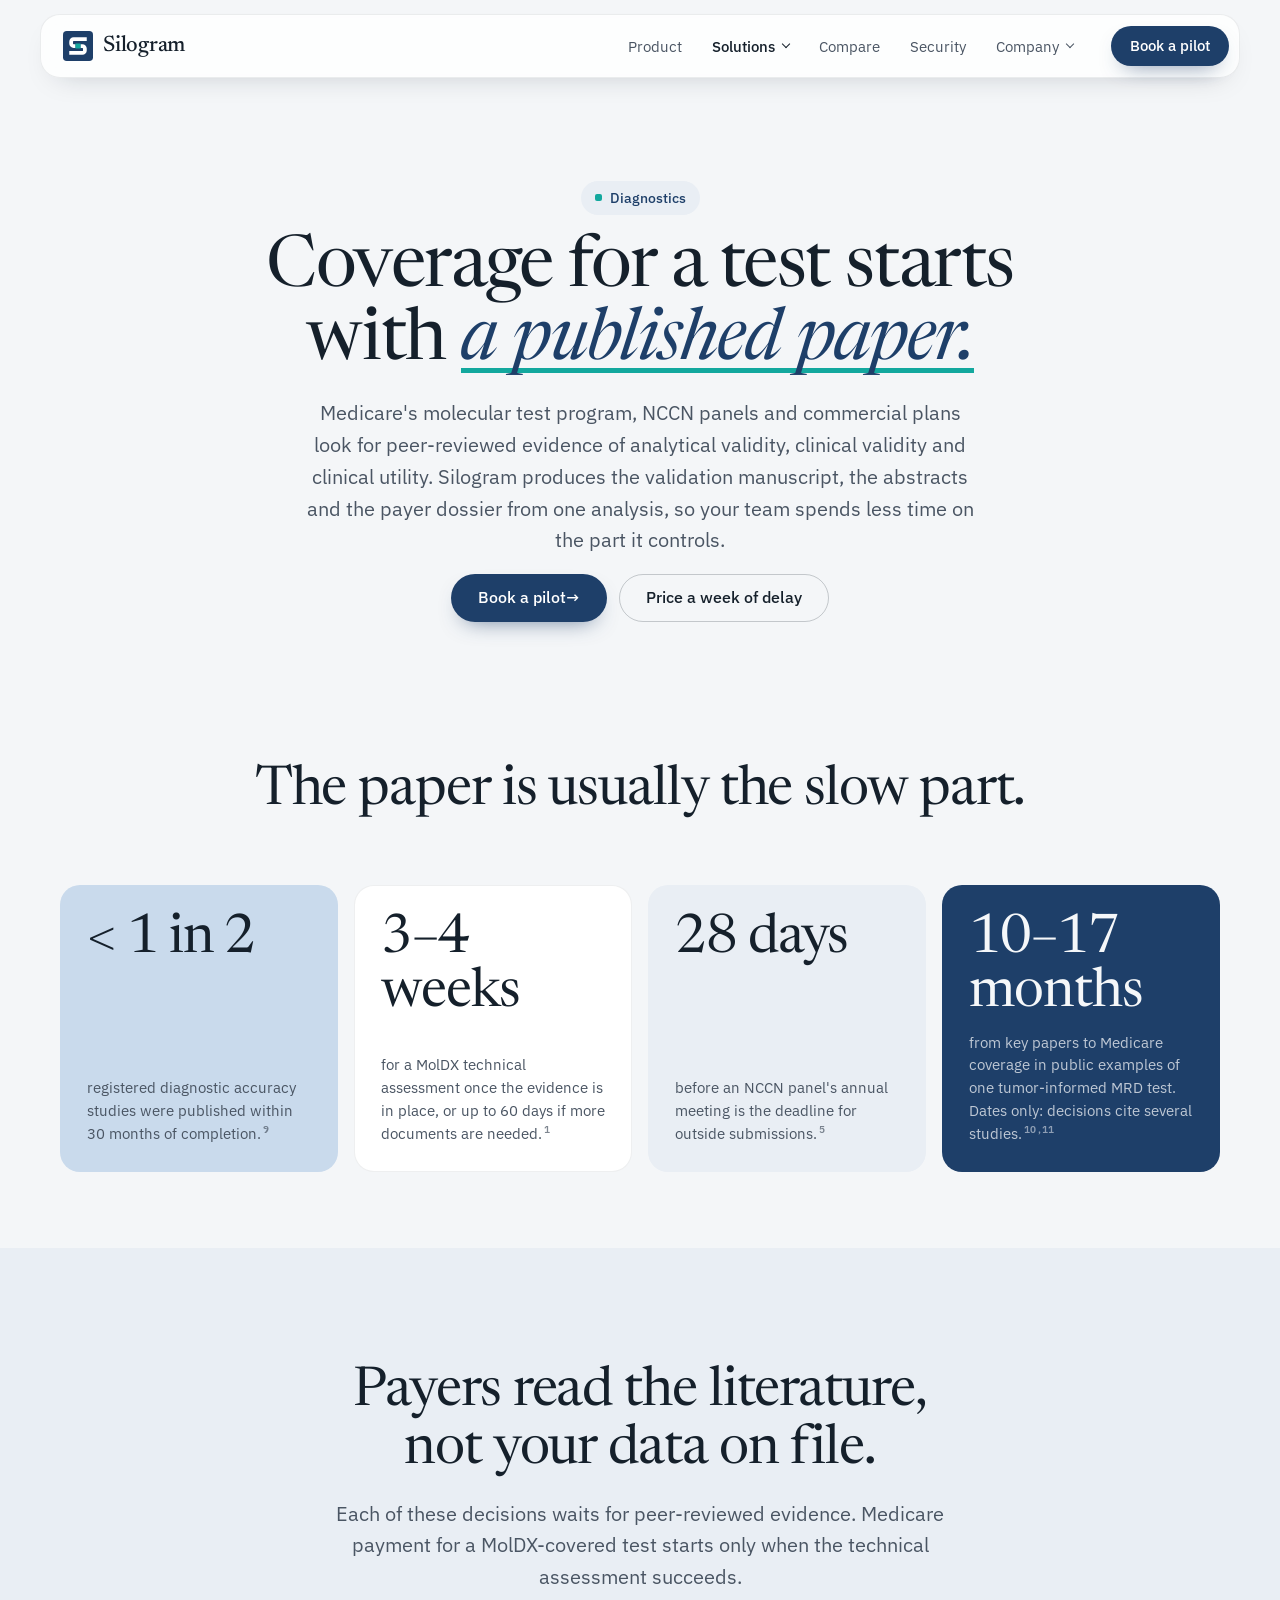
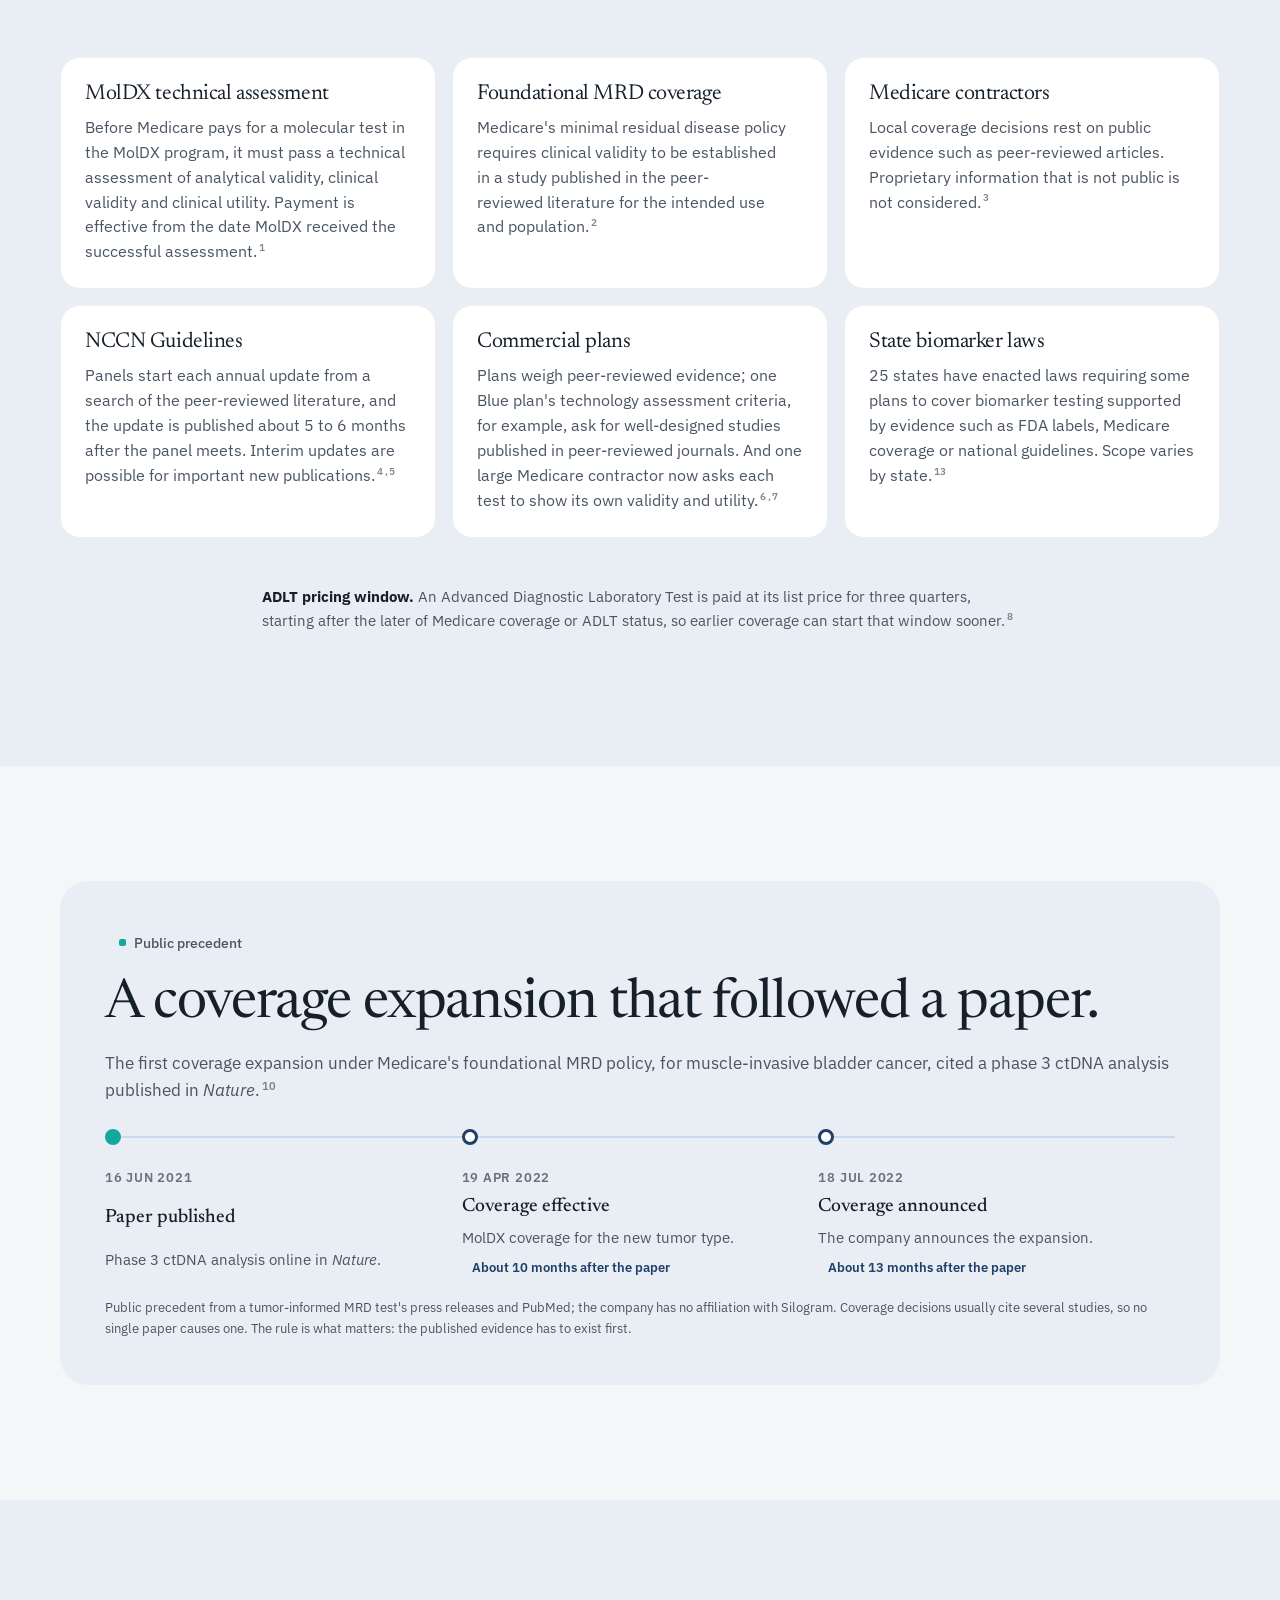
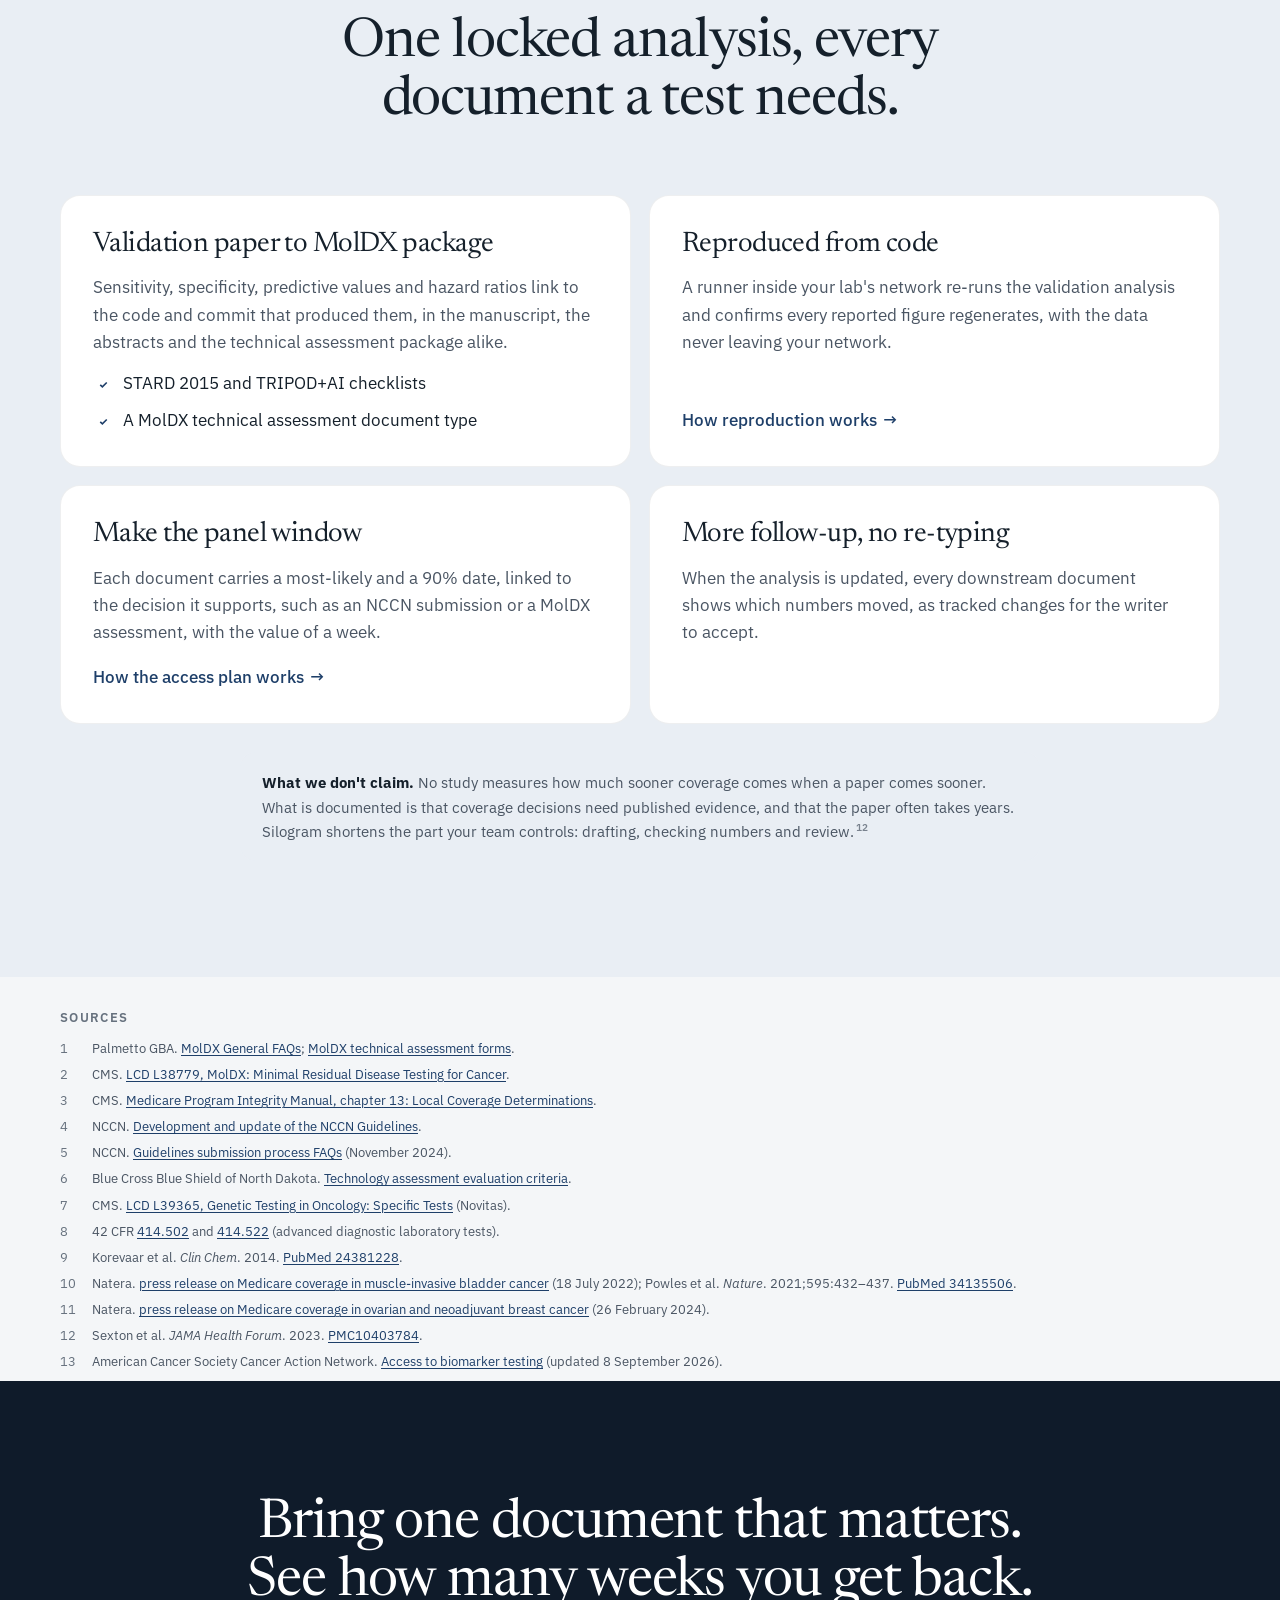
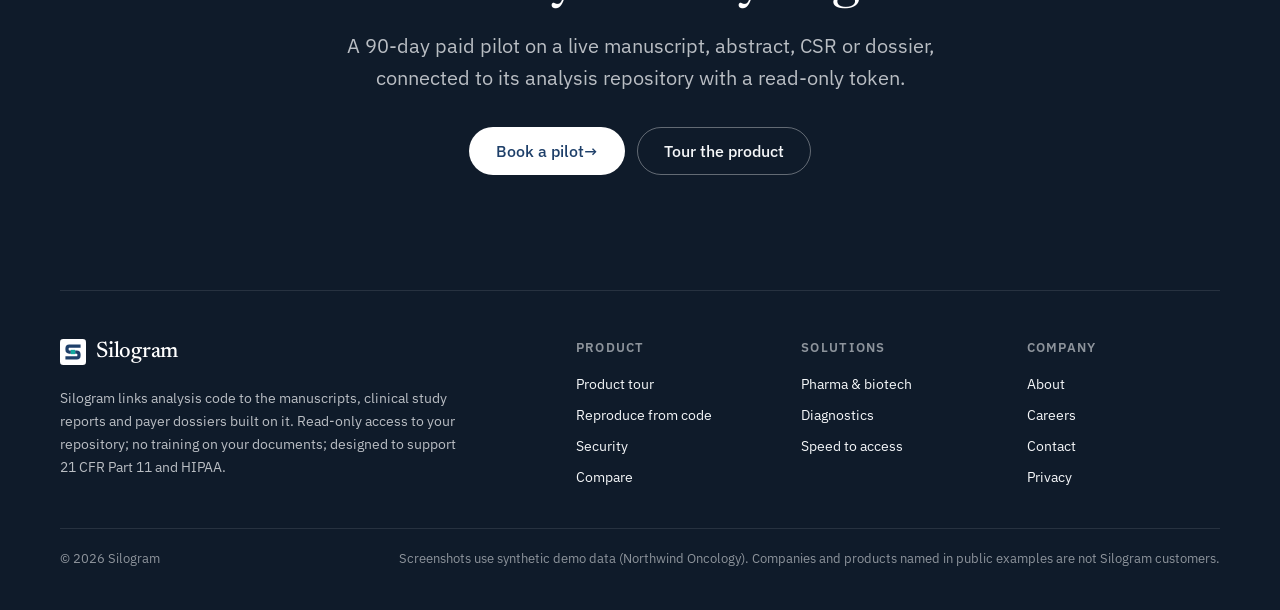
<file: diagnostics.html>
<!doctype html>
<html lang="en">
<head>
<meta charset="utf-8">
<meta name="viewport" content="width=device-width, initial-scale=1, viewport-fit=cover">
<meta name="format-detection" content="telephone=no, date=no, address=no">
<script>document.documentElement.classList.add("js")</script>
<meta name="robots" content="noindex, nofollow">
<title>Diagnostics · Silogram</title>
<meta name="description" content="For diagnostics companies: Medicare, NCCN and commercial plans look for published clinical validity and utility. Silogram gets the validation paper and the payer dossier out of one analysis sooner, with numbers linked to their code.">
<meta name="theme-color" content="#F4F6F8">
<meta property="og:type" content="website">
<meta property="og:site_name" content="Silogram">
<meta property="og:title" content="Diagnostics · Silogram">
<meta property="og:description" content="For diagnostics companies: Medicare, NCCN and commercial plans look for published clinical validity and utility. Silogram gets the validation paper and the payer dossier out of one analysis sooner, with numbers linked to their code.">
<meta property="og:url" content="https://mattmargolis.github.io/silogram-site/diagnostics.html">
<meta property="og:image" content="https://mattmargolis.github.io/silogram-site/assets/og.png">
<meta property="og:image:width" content="1200">
<meta property="og:image:height" content="630">
<meta name="twitter:card" content="summary_large_image">
<link rel="canonical" href="https://mattmargolis.github.io/silogram-site/diagnostics.html">
<link rel="icon" href="assets/favicon.svg" type="image/svg+xml">
<link rel="apple-touch-icon" href="assets/apple-touch-icon.png">
<link rel="preconnect" href="https://fonts.googleapis.com">
<link rel="preconnect" href="https://fonts.gstatic.com" crossorigin>
<link rel="stylesheet" href="https://fonts.googleapis.com/css2?family=IBM+Plex+Mono:wght@400;500&amp;family=IBM+Plex+Sans:wght@400;500;600&amp;family=Newsreader:ital,opsz,wght@0,6..72,400..600;1,6..72,400..500&amp;display=swap">
<link rel="stylesheet" href="assets/site.css">
</head>
<body>
<a class="skip" href="#main">Skip to content</a>
<div class="nav-shell">
    <div class="nav-bar">
      <a class="brand" href="index.html" aria-label="Silogram home"><svg class="mark" viewBox="0 0 24 24" width="30" height="30" aria-hidden="true" focusable="false"><rect class="mark-bg" width="24" height="24" rx="3"/><path class="mark-line" d="M19 6.5H8.5A2 2 0 0 0 6.5 8.5V10A2 2 0 0 0 8.5 12H10M14 12H15.5A2 2 0 0 1 17.5 14V15.5A2 2 0 0 1 15.5 17.5H5"/><rect class="mark-dot" x="10" y="10" width="4" height="4"/></svg><span>Silogram</span></a>
      <nav class="nav" id="site-nav" aria-label="Main"><ul role="list"><li><a href="product.html">Product</a></li><li><details class="nav-menu"><summary class="is-current">Solutions</summary><ul role="list"><li><a href="pharma.html"><span class="menu-label">Pharma & biotech</span><span class="menu-note">Formulary, guidelines, HTA</span></a></li><li><a href="diagnostics.html" aria-current="page"><span class="menu-label">Diagnostics</span><span class="menu-note">MolDX, NCCN, commercial plans</span></a></li><li><a href="access.html"><span class="menu-label">Speed to access</span><span class="menu-note">Price a week with your numbers</span></a></li></ul></details></li><li><a href="compare.html">Compare</a></li><li><a href="security.html">Security</a></li><li><details class="nav-menu"><summary>Company</summary><ul role="list"><li><a href="about.html"><span class="menu-label">About</span><span class="menu-note">Why Silogram exists, and who builds it</span></a></li><li><a href="careers.html"><span class="menu-label">Careers</span><span class="menu-note">The first roles we're hiring for</span></a></li><li><a href="contact.html"><span class="menu-label">Contact</span><span class="menu-note">Pilots, security, press</span></a></li></ul></details></li><li class="nav-menu-cta"><a class="btn btn-primary" href="mailto:mmargolis27@gmail.com?subject=Silogram%20pilot">Book a pilot</a></li></ul></nav>
      <a class="btn btn-primary btn-small nav-cta" href="mailto:mmargolis27@gmail.com?subject=Silogram%20pilot">Book a pilot</a>
      <button class="menu-toggle" type="button" aria-expanded="false" aria-controls="site-nav">Menu</button>
    </div>
  </div>
<main id="main">
<section class="page-hero" aria-labelledby="page-title">
  <div class="wrap">
    <div class="head">
      <p class="pill-tag">Diagnostics</p>
      <h1 id="page-title">Coverage for a test starts with <span class="hl-ink">a&nbsp;published paper.</span></h1>
      <p class="lead">Medicare's molecular test program, NCCN panels and commercial plans look for peer-reviewed evidence of analytical validity, clinical validity and clinical utility. Silogram produces the validation manuscript, the abstracts and the payer dossier from one analysis, so your team spends less time on the part it controls.</p>
      <div class="actions"><a class="btn btn-primary" href="mailto:mmargolis27@gmail.com?subject=Silogram%20pilot"><span class="arrow">Book a pilot</span></a><a class="btn btn-ghost" href="access.html">Price a week of delay</a></div>
    </div>
  </div>
</section>

<section class="band band-tight" aria-labelledby="numbers-title">
  <div class="wrap">
    <div class="head"><h2 id="numbers-title">The paper is usually the slow part.</h2></div>
    <div class="bento">
      <div class="tile tile-sky"><span class="big">&lt; 1 in 2</span><p>registered diagnostic accuracy studies were published within 30 months of completion.<a class="ref" href="#src-9">9</a></p></div>
      <div class="tile"><span class="big">3–4 weeks</span><p>for a MolDX technical assessment once the evidence is in place, or up to 60 days if more documents are needed.<a class="ref" href="#src-1">1</a></p></div>
      <div class="tile tile-wash"><span class="big">28 days</span><p>before an NCCN panel's annual meeting is the deadline for outside submissions.<a class="ref" href="#src-5">5</a></p></div>
      <div class="tile tile-navy"><span class="big">10–17 months</span><p>from key papers to Medicare coverage in public examples of one tumor-informed MRD test. Dates only: decisions cite several studies.<a class="ref" href="#src-10">10</a><a class="ref" href="#src-11">11</a></p></div>
    </div>
  </div>
</section>

<section class="band band-wash" aria-labelledby="gates-title">
  <div class="wrap">
    <div class="head">
      <h2 id="gates-title">Payers read the literature, not your data on file.</h2>
      <p class="lead">Each of these decisions waits for peer-reviewed evidence. Medicare payment for a MolDX-covered test starts only when the technical assessment succeeds.</p>
    </div>
    <div class="facts-grid facts-grid-3">
      <div class="fact"><h3>MolDX technical assessment</h3><p>Before Medicare pays for a molecular test in the MolDX program, it must pass a technical assessment of analytical validity, clinical validity and clinical utility. Payment is effective from the date MolDX received the successful assessment.<a class="ref" href="#src-1">1</a></p></div>
      <div class="fact"><h3>Foundational MRD coverage</h3><p>Medicare's minimal residual disease policy requires clinical validity to be established in a study published in the peer-reviewed literature for the intended use and population.<a class="ref" href="#src-2">2</a></p></div>
      <div class="fact"><h3>Medicare contractors</h3><p>Local coverage decisions rest on public evidence such as peer-reviewed articles. Proprietary information that is not public is not considered.<a class="ref" href="#src-3">3</a></p></div>
      <div class="fact"><h3>NCCN Guidelines</h3><p>Panels start each annual update from a search of the peer-reviewed literature, and the update is published about 5 to 6 months after the panel meets. Interim updates are possible for important new publications.<a class="ref" href="#src-4">4</a><a class="ref" href="#src-5">5</a></p></div>
      <div class="fact"><h3>Commercial plans</h3><p>Plans weigh peer-reviewed evidence; one Blue plan's technology assessment criteria, for example, ask for well-designed studies published in peer-reviewed journals. And one large Medicare contractor now asks each test to show its own validity and utility.<a class="ref" href="#src-6">6</a><a class="ref" href="#src-7">7</a></p></div>
      <div class="fact"><h3>State biomarker laws</h3><p>25 states have enacted laws requiring some plans to cover biomarker testing supported by evidence such as FDA labels, Medicare coverage or national guidelines. Scope varies by state.<a class="ref" href="#src-13">13</a></p></div>
    </div>
    <p class="note"><strong>ADLT pricing window.</strong> An Advanced Diagnostic Laboratory Test is paid at its list price for three quarters, starting after the later of Medicare coverage or ADLT status, so earlier coverage can start that window sooner.<a class="ref" href="#src-8">8</a></p>
  </div>
</section>

<section class="band" aria-labelledby="example-title">
  <div class="wrap">
    <div class="panel single">
      <div class="panel-copy">
        <p class="pill-tag">Public precedent</p>
        <h2 id="example-title">A coverage expansion that followed a paper.</h2>
        <p>The first coverage expansion under Medicare's foundational MRD policy, for muscle-invasive bladder cancer, cited a phase 3 ctDNA analysis published in <i>Nature</i>.<a class="ref" href="#src-10">10</a></p>
        <ol class="tl" role="list">
          <li class="is-key"><time datetime="2021-06-16">16 Jun 2021</time><h4>Paper published</h4><p>Phase 3 ctDNA analysis online in <i>Nature</i>.</p></li>
          <li><time datetime="2022-04-19">19 Apr 2022</time><h4>Coverage effective</h4><p>MolDX coverage for the new tumor type.</p><span class="gap">About 10 months after the paper</span></li>
          <li><time datetime="2022-07-18">18 Jul 2022</time><h4>Coverage announced</h4><p>The company announces the expansion.</p><span class="gap">About 13 months after the paper</span></li>
        </ol>
        <p class="tiny">Public precedent from a tumor-informed MRD test's press releases and PubMed; the company has no affiliation with Silogram. Coverage decisions usually cite several studies, so no single paper causes one. The rule is what matters: the published evidence has to exist first.</p>
      </div>
    </div>
  </div>
</section>

<section class="band band-wash" aria-labelledby="does-title">
  <div class="wrap">
    <div class="head"><h2 id="does-title">One locked analysis, every document a test needs.</h2></div>
    <div class="cards">
      <article class="card"><h3>Validation paper to MolDX package</h3><p>Sensitivity, specificity, predictive values and hazard ratios link to the code and commit that produced them, in the manuscript, the abstracts and the technical assessment package alike.</p><ul class="checks" role="list"><li>STARD 2015 and TRIPOD+AI checklists</li><li>A MolDX technical assessment document type</li></ul></article>
      <article class="card"><h3>Reproduced from code</h3><p>A runner inside your lab's network re-runs the validation analysis and confirms every reported figure regenerates, with the data never leaving your network.</p><a class="textlink" href="product.html#reproduce">How reproduction works</a></article>
      <article class="card"><h3>Make the panel window</h3><p>Each document carries a most-likely and a 90% date, linked to the decision it supports, such as an NCCN submission or a MolDX assessment, with the value of a week.</p><a class="textlink" href="access.html">How the access plan works</a></article>
      <article class="card"><h3>More follow-up, no re-typing</h3><p>When the analysis is updated, every downstream document shows which numbers moved, as tracked changes for the writer to accept.</p></article>
    </div>
    <p class="note"><strong>What we don't claim.</strong> No study measures how much sooner coverage comes when a paper comes sooner. What is documented is that coverage decisions need published evidence, and that the paper often takes years. Silogram shortens the part your team controls: drafting, checking numbers and review.<a class="ref" href="#src-12">12</a></p>
  </div>
</section>

<section class="wrap sources-block" aria-labelledby="sources-title">
  <h2 id="sources-title">Sources</h2>
  <ol class="sources" role="list">
    <li id="src-1"><span>1</span><span>Palmetto GBA. <a href="https://dominoapps.palmettogba.com/palmetto/providers.nsf/files/MolDX_General_FAQs.pdf/$FILE/MolDX_General_FAQs.pdf">MolDX General FAQs</a>; <a href="https://dominoapps.palmettogba.com/palmetto/providers.nsf/Files/MolDX_Technical_Assessment_Forms.pdf/$FILE/MolDX_Technical_Assessment_Forms.pdf">MolDX technical assessment forms</a>.</span></li>
    <li id="src-2"><span>2</span><span>CMS. <a href="https://www.cms.gov/medicare-coverage-database/view/lcd.aspx?lcdid=38779">LCD L38779, MolDX: Minimal Residual Disease Testing for Cancer</a>.</span></li>
    <li id="src-3"><span>3</span><span>CMS. <a href="https://www.cms.gov/regulations-and-guidance/guidance/manuals/downloads/pim83c13.pdf">Medicare Program Integrity Manual, chapter 13: Local Coverage Determinations</a>.</span></li>
    <li id="src-4"><span>4</span><span>NCCN. <a href="https://www.nccn.org/guidelines/guidelines-process/development-and-update-of-guidelines">Development and update of the NCCN Guidelines</a>.</span></li>
    <li id="src-5"><span>5</span><span>NCCN. <a href="https://www.nccn.org/docs/default-source/default-document-library/gl-submission-process-faqs_11_27-24.pdf">Guidelines submission process FAQs</a> (November 2024).</span></li>
    <li id="src-6"><span>6</span><span>Blue Cross Blue Shield of North Dakota. <a href="https://www.bcbsnd.com/content/dam/bcbsnd/documents/forms/forms-&amp;--documents/Technology%20Assessment%20Evaluation%20Criteria.pdf">Technology assessment evaluation criteria</a>.</span></li>
    <li id="src-7"><span>7</span><span>CMS. <a href="https://www.cms.gov/medicare-coverage-database/view/lcd.aspx?lcdId=39365">LCD L39365, Genetic Testing in Oncology: Specific Tests</a> (Novitas).</span></li>
    <li id="src-8"><span>8</span><span>42 CFR <a href="https://www.law.cornell.edu/cfr/text/42/414.502">414.502</a> and <a href="https://www.law.cornell.edu/cfr/text/42/414.522">414.522</a> (advanced diagnostic laboratory tests).</span></li>
    <li id="src-9"><span>9</span><span>Korevaar et al. <i>Clin Chem</i>. 2014. <a href="https://pubmed.ncbi.nlm.nih.gov/24381228/">PubMed 24381228</a>.</span></li>
    <li id="src-10"><span>10</span><span>Natera. <a href="https://www.natera.com/company/news/medicare-extends-coverage-of-nateras-signatera-mrd-test-to-muscle-invasive-bladder-cancer/">press release on Medicare coverage in muscle-invasive bladder cancer</a> (18 July 2022); Powles et al. <i>Nature</i>. 2021;595:432–437. <a href="https://pubmed.ncbi.nlm.nih.gov/34135506/">PubMed 34135506</a>.</span></li>
    <li id="src-11"><span>11</span><span>Natera. <a href="https://www.natera.com/company/news/medicare-extends-coverage-of-nateras-signatera-mrd-test-to-ovarian-cancer-and-neoadjuvant-breast-cancer/">press release on Medicare coverage in ovarian and neoadjuvant breast cancer</a> (26 February 2024).</span></li>
    <li id="src-12"><span>12</span><span>Sexton et al. <i>JAMA Health Forum</i>. 2023. <a href="https://pmc.ncbi.nlm.nih.gov/articles/PMC10403784/">PMC10403784</a>.</span></li>
    <li id="src-13"><span>13</span><span>American Cancer Society Cancer Action Network. <a href="https://www.fightcancer.org/what-we-do/access-biomarker-testing">Access to biomarker testing</a> (updated 8 September 2026).</span></li>
  </ol>
</section>
</main>
<section class="cta-band" aria-labelledby="closing-title">
    <div class="wrap">
      <h2 id="closing-title"><span class="ln">Bring one document that matters.</span><br><span class="ln">See how many weeks you get&nbsp;back.</span></h2>
      <p class="lead">A 90-day paid pilot on a live manuscript, abstract, CSR or dossier, connected to its analysis repository with a read-only token.</p>
      <div class="actions"><a class="btn btn-light" href="mailto:mmargolis27@gmail.com?subject=Silogram%20pilot"><span class="arrow">Book a pilot</span></a><a class="btn btn-ghost" href="product.html">Tour the product</a></div>
    </div>
  </section>
<footer class="footer">
    <div class="wrap">
      <div class="footer-top">
        <div>
          <a class="brand" href="index.html" aria-label="Silogram home"><svg class="mark" viewBox="0 0 24 24" width="26" height="26" aria-hidden="true" focusable="false"><rect class="mark-bg" width="24" height="24" rx="3"/><path class="mark-line" d="M19 6.5H8.5A2 2 0 0 0 6.5 8.5V10A2 2 0 0 0 8.5 12H10M14 12H15.5A2 2 0 0 1 17.5 14V15.5A2 2 0 0 1 15.5 17.5H5"/><rect class="mark-dot" x="10" y="10" width="4" height="4"/></svg><span>Silogram</span></a>
          <p class="footer-blurb">Silogram links analysis code to the manuscripts, clinical study reports and payer dossiers built on it. Read-only access to your repository; no training on your documents; designed to support 21&nbsp;CFR&nbsp;Part&nbsp;11 and HIPAA.</p>
        </div>
        <div><h3>Product</h3><ul role="list"><li><a href="product.html">Product tour</a></li><li><a href="product.html#reproduce">Reproduce from code</a></li><li><a href="security.html">Security</a></li><li><a href="compare.html">Compare</a></li></ul></div>
        <div><h3>Solutions</h3><ul role="list"><li><a href="pharma.html">Pharma & biotech</a></li><li><a href="diagnostics.html">Diagnostics</a></li><li><a href="access.html">Speed to access</a></li></ul></div>
        <div><h3>Company</h3><ul role="list"><li><a href="about.html">About</a></li><li><a href="careers.html">Careers</a></li><li><a href="contact.html">Contact</a></li><li><a href="privacy.html">Privacy</a></li></ul></div>
      </div>
      <div class="footer-legal">
        <p>© 2026 Silogram</p>
        <p>Screenshots use synthetic demo data (Northwind Oncology). Companies and products named in public examples are not Silogram customers.</p>
      </div>
    </div>
  </footer>
<script src="assets/site.js" defer></script>
</body>
</html>
</file>
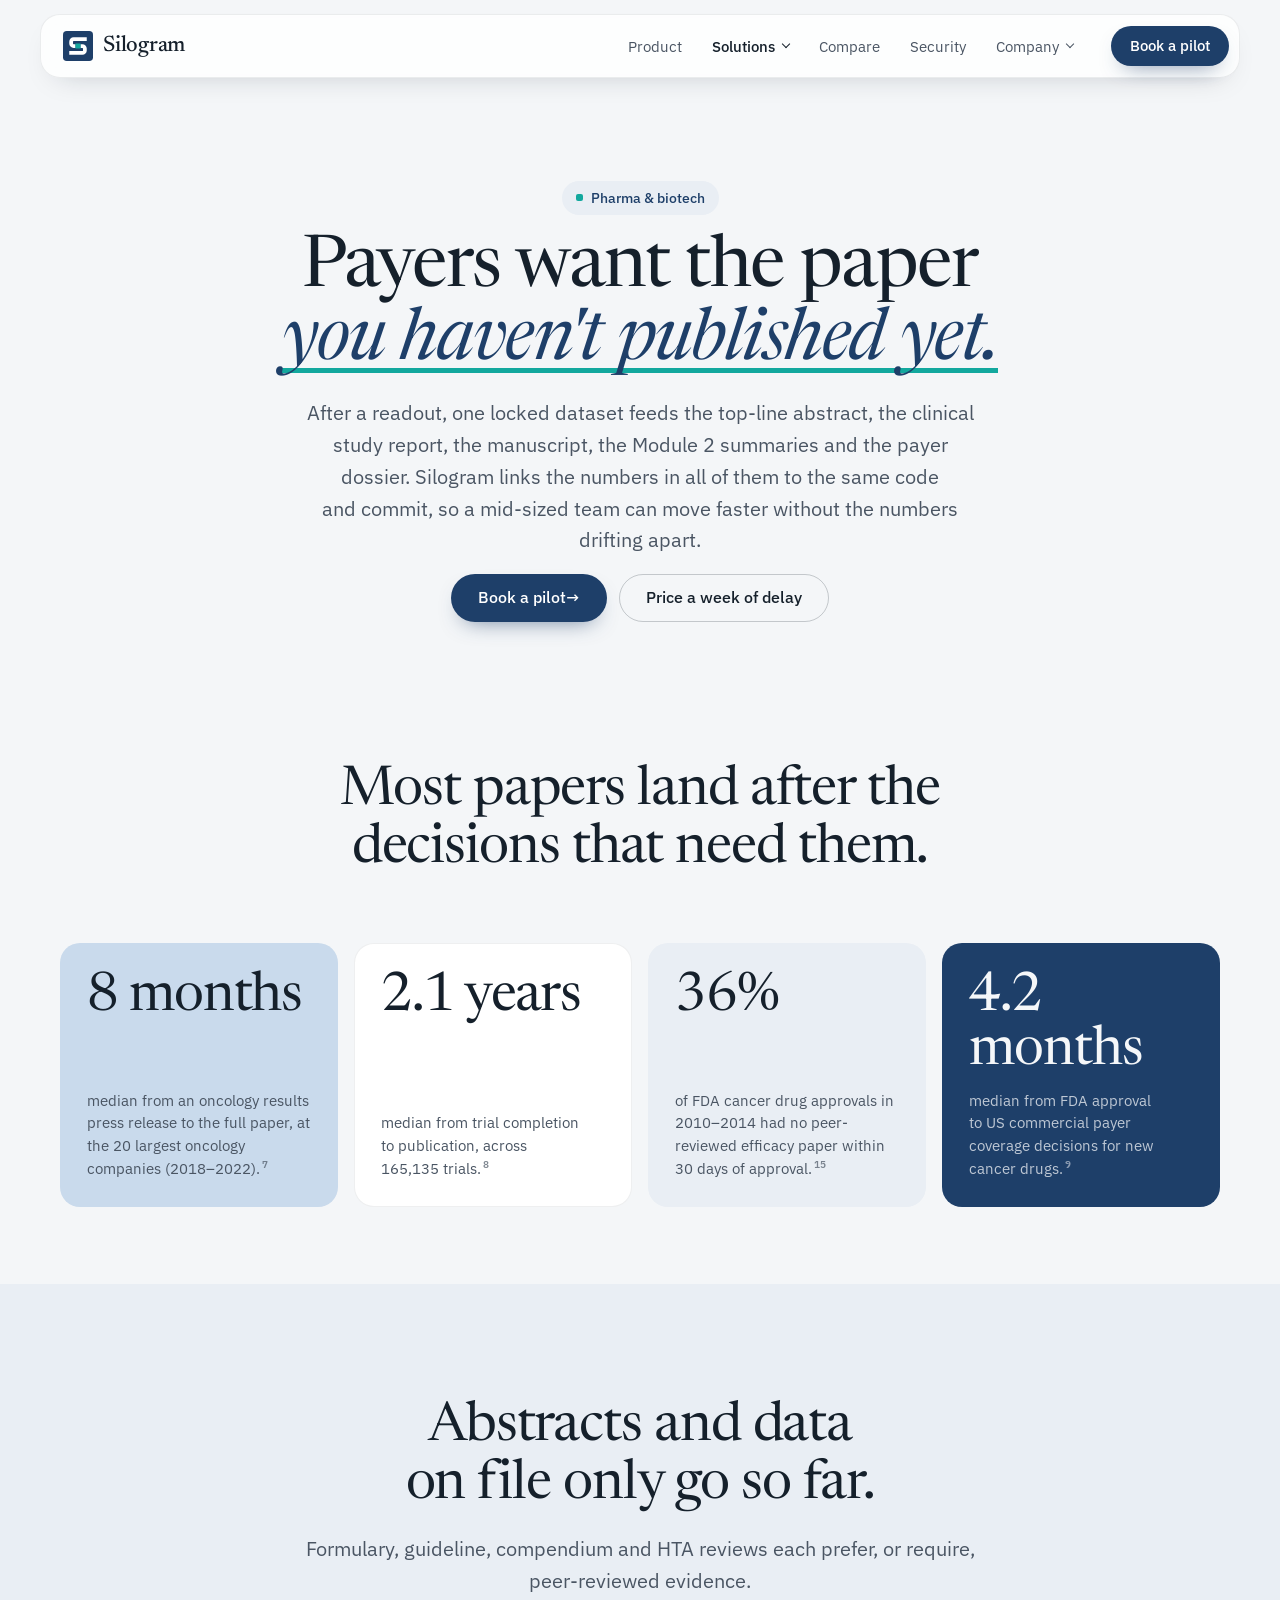
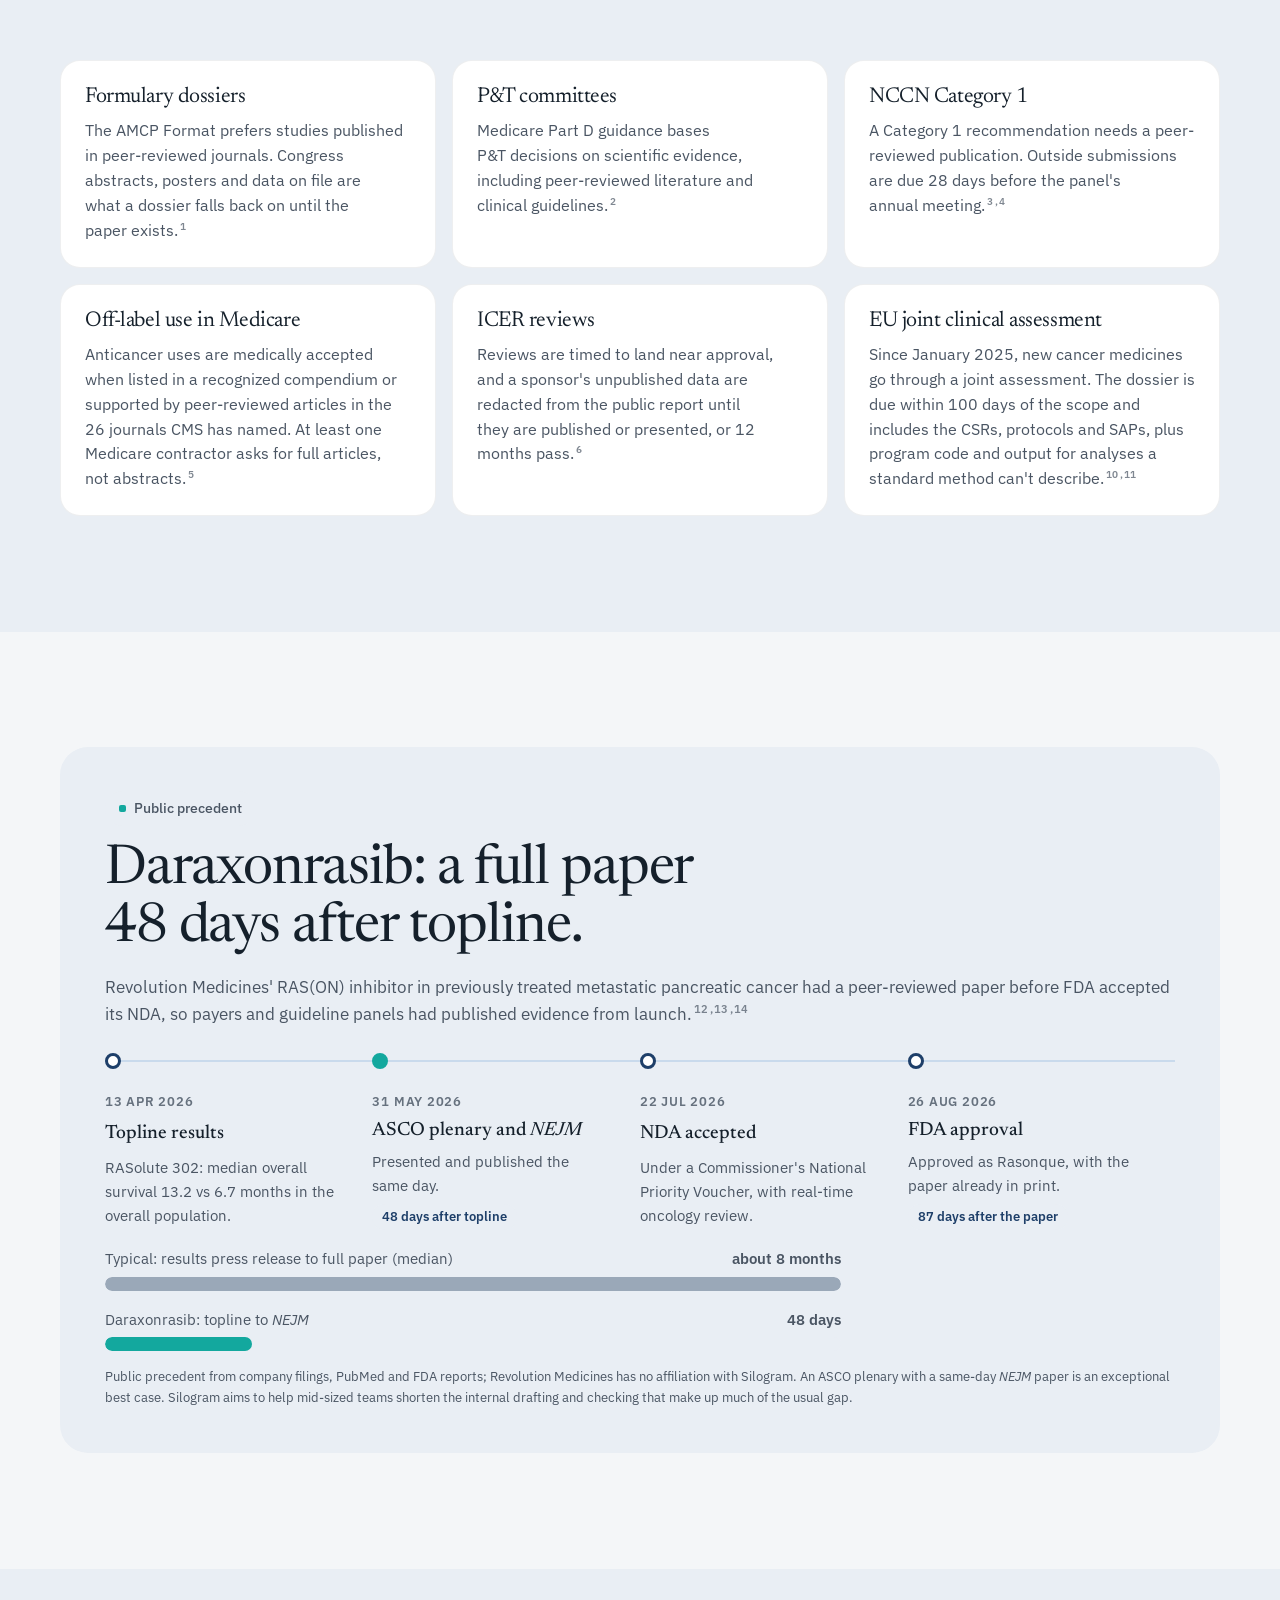
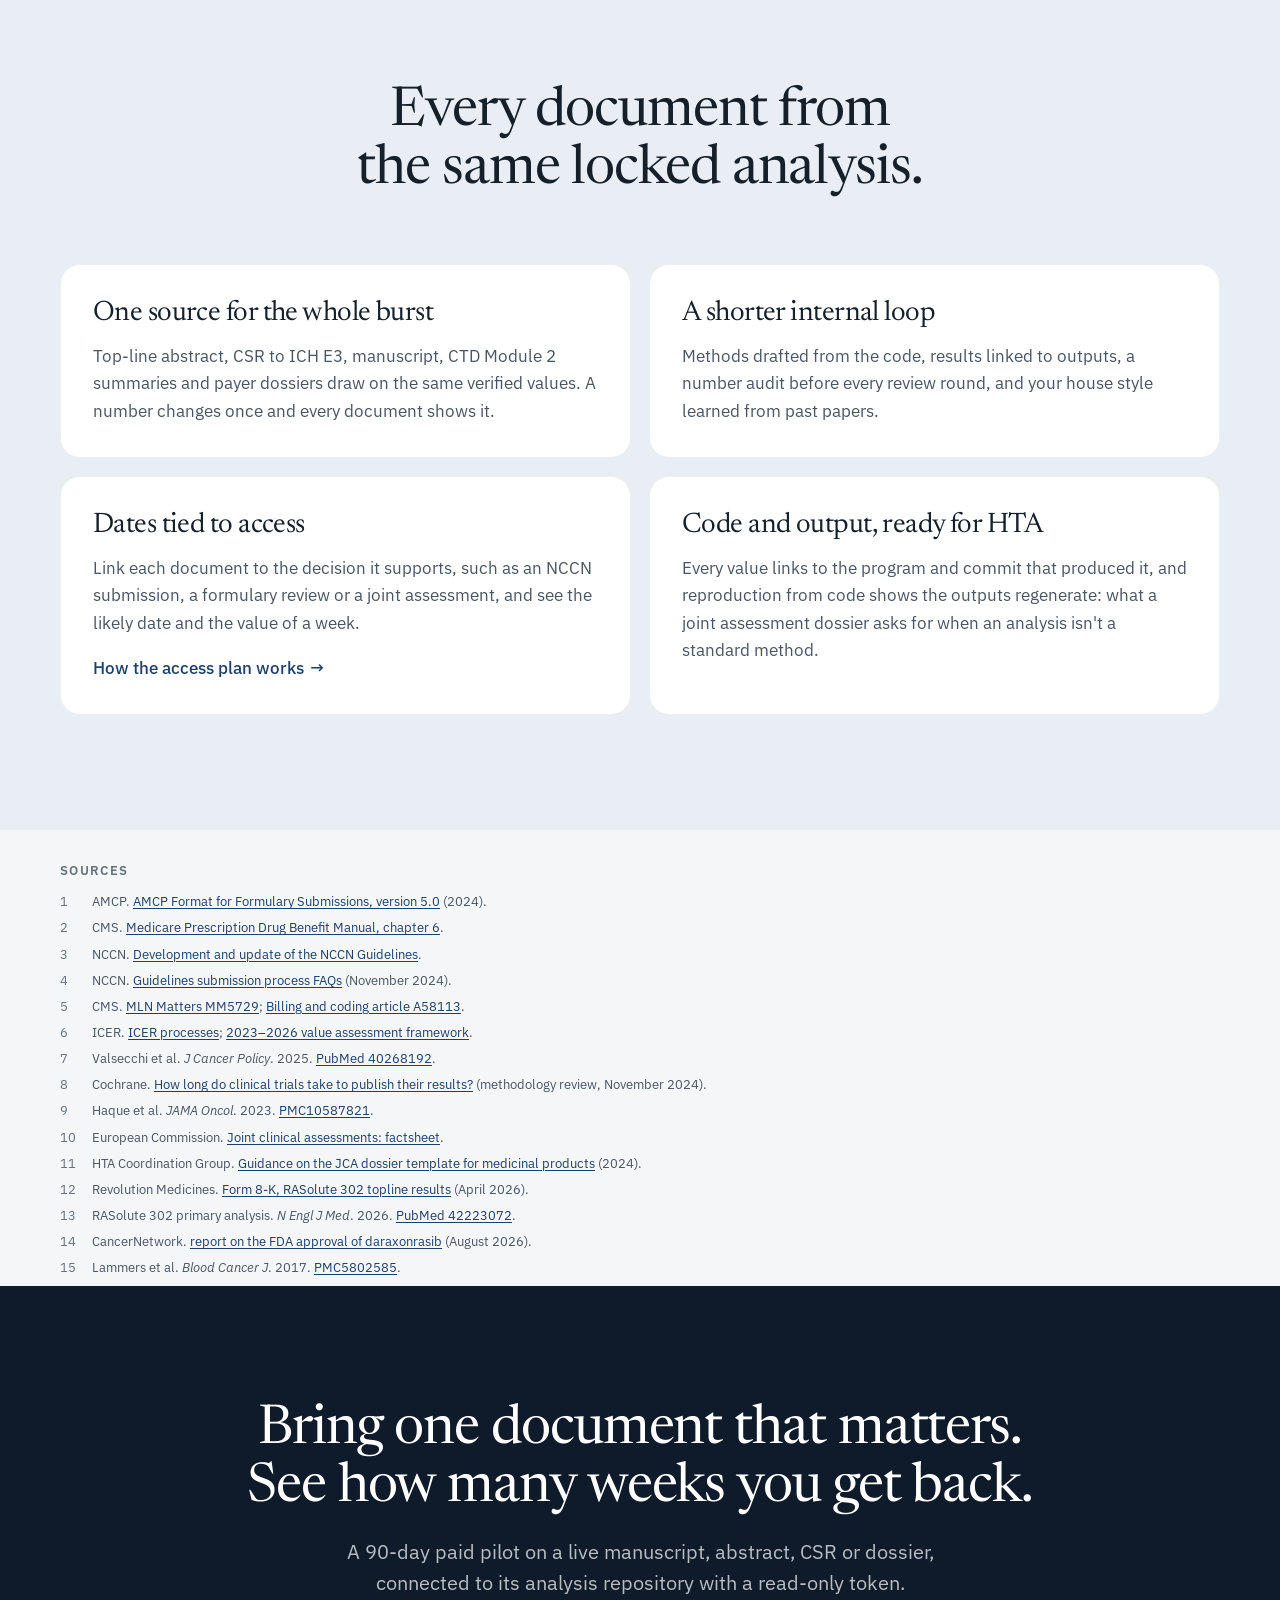
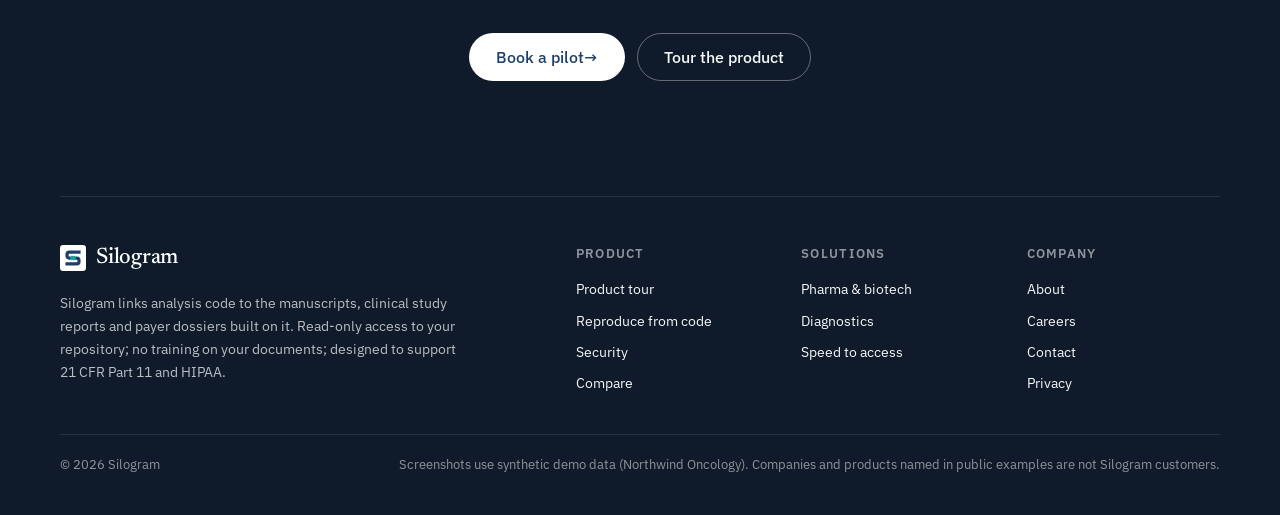
<file: pharma.html>
<!doctype html>
<html lang="en">
<head>
<meta charset="utf-8">
<meta name="viewport" content="width=device-width, initial-scale=1, viewport-fit=cover">
<meta name="format-detection" content="telephone=no, date=no, address=no">
<script>document.documentElement.classList.add("js")</script>
<meta name="robots" content="noindex, nofollow">
<title>Pharma & biotech · Silogram</title>
<meta name="description" content="For mid-market pharma and biotech: formulary, guideline and HTA reviews look for peer-reviewed evidence. Silogram gets the paper, the CSR and the dossiers out of one locked analysis sooner, with numbers linked to their code.">
<meta name="theme-color" content="#F4F6F8">
<meta property="og:type" content="website">
<meta property="og:site_name" content="Silogram">
<meta property="og:title" content="Pharma &amp; biotech · Silogram">
<meta property="og:description" content="For mid-market pharma and biotech: formulary, guideline and HTA reviews look for peer-reviewed evidence. Silogram gets the paper, the CSR and the dossiers out of one locked analysis sooner, with numbers linked to their code.">
<meta property="og:url" content="https://mattmargolis.github.io/silogram-site/pharma.html">
<meta property="og:image" content="https://mattmargolis.github.io/silogram-site/assets/og.png">
<meta property="og:image:width" content="1200">
<meta property="og:image:height" content="630">
<meta name="twitter:card" content="summary_large_image">
<link rel="canonical" href="https://mattmargolis.github.io/silogram-site/pharma.html">
<link rel="icon" href="assets/favicon.svg" type="image/svg+xml">
<link rel="apple-touch-icon" href="assets/apple-touch-icon.png">
<link rel="preconnect" href="https://fonts.googleapis.com">
<link rel="preconnect" href="https://fonts.gstatic.com" crossorigin>
<link rel="stylesheet" href="https://fonts.googleapis.com/css2?family=IBM+Plex+Mono:wght@400;500&amp;family=IBM+Plex+Sans:wght@400;500;600&amp;family=Newsreader:ital,opsz,wght@0,6..72,400..600;1,6..72,400..500&amp;display=swap">
<link rel="stylesheet" href="assets/site.css">
</head>
<body>
<a class="skip" href="#main">Skip to content</a>
<div class="nav-shell">
    <div class="nav-bar">
      <a class="brand" href="index.html" aria-label="Silogram home"><svg class="mark" viewBox="0 0 24 24" width="30" height="30" aria-hidden="true" focusable="false"><rect class="mark-bg" width="24" height="24" rx="3"/><path class="mark-line" d="M19 6.5H8.5A2 2 0 0 0 6.5 8.5V10A2 2 0 0 0 8.5 12H10M14 12H15.5A2 2 0 0 1 17.5 14V15.5A2 2 0 0 1 15.5 17.5H5"/><rect class="mark-dot" x="10" y="10" width="4" height="4"/></svg><span>Silogram</span></a>
      <nav class="nav" id="site-nav" aria-label="Main"><ul role="list"><li><a href="product.html">Product</a></li><li><details class="nav-menu"><summary class="is-current">Solutions</summary><ul role="list"><li><a href="pharma.html" aria-current="page"><span class="menu-label">Pharma & biotech</span><span class="menu-note">Formulary, guidelines, HTA</span></a></li><li><a href="diagnostics.html"><span class="menu-label">Diagnostics</span><span class="menu-note">MolDX, NCCN, commercial plans</span></a></li><li><a href="access.html"><span class="menu-label">Speed to access</span><span class="menu-note">Price a week with your numbers</span></a></li></ul></details></li><li><a href="compare.html">Compare</a></li><li><a href="security.html">Security</a></li><li><details class="nav-menu"><summary>Company</summary><ul role="list"><li><a href="about.html"><span class="menu-label">About</span><span class="menu-note">Why Silogram exists, and who builds it</span></a></li><li><a href="careers.html"><span class="menu-label">Careers</span><span class="menu-note">The first roles we're hiring for</span></a></li><li><a href="contact.html"><span class="menu-label">Contact</span><span class="menu-note">Pilots, security, press</span></a></li></ul></details></li><li class="nav-menu-cta"><a class="btn btn-primary" href="mailto:mmargolis27@gmail.com?subject=Silogram%20pilot">Book a pilot</a></li></ul></nav>
      <a class="btn btn-primary btn-small nav-cta" href="mailto:mmargolis27@gmail.com?subject=Silogram%20pilot">Book a pilot</a>
      <button class="menu-toggle" type="button" aria-expanded="false" aria-controls="site-nav">Menu</button>
    </div>
  </div>
<main id="main">
<section class="page-hero" aria-labelledby="page-title">
  <div class="wrap">
    <div class="head">
      <p class="pill-tag">Pharma &amp; biotech</p>
      <h1 id="page-title">Payers want the paper <span class="hl-ink">you haven't published yet.</span></h1>
      <p class="lead">After a readout, one locked dataset feeds the top-line abstract, the clinical study report, the manuscript, the Module 2 summaries and the payer dossier. Silogram links the numbers in all of them to the same code and commit, so a mid-sized team can move faster without the numbers drifting apart.</p>
      <div class="actions"><a class="btn btn-primary" href="mailto:mmargolis27@gmail.com?subject=Silogram%20pilot"><span class="arrow">Book a pilot</span></a><a class="btn btn-ghost" href="access.html">Price a week of delay</a></div>
    </div>
  </div>
</section>

<section class="band band-tight" aria-labelledby="numbers-title">
  <div class="wrap">
    <div class="head"><h2 id="numbers-title">Most papers land after the decisions that need them.</h2></div>
    <div class="bento">
      <div class="tile tile-sky"><span class="big">8 months</span><p>median from an oncology results press release to the full paper, at the 20 largest oncology companies (<span class="nowrap">2018–2022</span>).<a class="ref" href="#src-7">7</a></p></div>
      <div class="tile"><span class="big">2.1 years</span><p>median from trial completion to publication, across 165,135 trials.<a class="ref" href="#src-8">8</a></p></div>
      <div class="tile tile-wash"><span class="big">36%</span><p>of FDA cancer drug approvals in <span class="nowrap">2010–2014</span> had no peer-reviewed efficacy paper within 30 days of approval.<a class="ref" href="#src-15">15</a></p></div>
      <div class="tile tile-navy"><span class="big">4.2 months</span><p>median from FDA approval to US commercial payer coverage decisions for new cancer drugs.<a class="ref" href="#src-9">9</a></p></div>
    </div>
  </div>
</section>

<section class="band band-wash" aria-labelledby="gates-title">
  <div class="wrap">
    <div class="head">
      <h2 id="gates-title">Abstracts and data on file only go so far.</h2>
      <p class="lead">Formulary, guideline, compendium and HTA reviews each prefer, or require, peer-reviewed evidence.</p>
    </div>
    <div class="facts-grid facts-grid-3">
      <div class="fact"><h3>Formulary dossiers</h3><p>The AMCP Format prefers studies published in peer-reviewed journals. Congress abstracts, posters and data on file are what a dossier falls back on until the paper exists.<a class="ref" href="#src-1">1</a></p></div>
      <div class="fact"><h3>P&amp;T committees</h3><p>Medicare Part D guidance bases P&amp;T decisions on scientific evidence, including peer-reviewed literature and clinical guidelines.<a class="ref" href="#src-2">2</a></p></div>
      <div class="fact"><h3>NCCN Category 1</h3><p>A Category 1 recommendation needs a peer-reviewed publication. Outside submissions are due 28 days before the panel's annual meeting.<a class="ref" href="#src-3">3</a><a class="ref" href="#src-4">4</a></p></div>
      <div class="fact"><h3>Off-label use in Medicare</h3><p>Anticancer uses are medically accepted when listed in a recognized compendium or supported by peer-reviewed articles in the 26 journals CMS has named. At least one Medicare contractor asks for full articles, not abstracts.<a class="ref" href="#src-5">5</a></p></div>
      <div class="fact"><h3>ICER reviews</h3><p>Reviews are timed to land near approval, and a sponsor's unpublished data are redacted from the public report until they are published or presented, or 12 months pass.<a class="ref" href="#src-6">6</a></p></div>
      <div class="fact"><h3>EU joint clinical assessment</h3><p>Since January 2025, new cancer medicines go through a joint assessment. The dossier is due within 100 days of the scope and includes the CSRs, protocols and SAPs, plus program code and output for analyses a standard method can't describe.<a class="ref" href="#src-10">10</a><a class="ref" href="#src-11">11</a></p></div>
    </div>
  </div>
</section>

<section class="band" aria-labelledby="example-title">
  <div class="wrap">
    <div class="panel single">
      <div class="panel-copy">
        <p class="pill-tag">Public precedent</p>
        <h2 id="example-title">Daraxonrasib: a full paper 48&nbsp;days after topline.</h2>
        <p>Revolution Medicines' RAS(ON) inhibitor in previously treated metastatic pancreatic cancer had a peer-reviewed paper before FDA accepted its NDA, so payers and guideline panels had published evidence from launch.<a class="ref" href="#src-12">12</a><a class="ref" href="#src-13">13</a><a class="ref" href="#src-14">14</a></p>
        <ol class="tl" role="list">
          <li><time datetime="2026-04-13">13 Apr 2026</time><h4>Topline results</h4><p>RASolute 302: median overall survival 13.2 vs 6.7 months in the overall population.</p></li>
          <li class="is-key"><time datetime="2026-05-31">31 May 2026</time><h4>ASCO plenary and <i>NEJM</i></h4><p>Presented and published the same day.</p><span class="gap">48 days after topline</span></li>
          <li><time datetime="2026-07-22">22 Jul 2026</time><h4>NDA accepted</h4><p>Under a Commissioner's National Priority Voucher, with real-time oncology review.</p></li>
          <li><time datetime="2026-08-26">26 Aug 2026</time><h4>FDA approval</h4><p>Approved as Rasonque, with the paper already in print.</p><span class="gap">87 days after the paper</span></li>
        </ol>
        <div class="bars" role="group" aria-label="Time from topline result to full paper">
          <div class="bar"><p class="bar-head"><span>Typical: results press release to full paper (median)</span><b>about 8 months</b></p><div class="bar-track"><span class="bar-fill" style="--w: 100%"></span></div></div>
          <div class="bar is-fast"><p class="bar-head"><span>Daraxonrasib: topline to <i>NEJM</i></span><b>48 days</b></p><div class="bar-track"><span class="bar-fill" style="--w: 20%"></span></div></div>
        </div>
        <p class="tiny">Public precedent from company filings, PubMed and FDA reports; Revolution Medicines has no affiliation with Silogram. An ASCO plenary with a same-day <i>NEJM</i> paper is an exceptional best case. Silogram aims to help mid-sized teams shorten the internal drafting and checking that make up much of the usual gap.</p>
      </div>
    </div>
  </div>
</section>

<section class="band band-wash" aria-labelledby="does-title">
  <div class="wrap">
    <div class="head"><h2 id="does-title">Every document from the same locked analysis.</h2></div>
    <div class="cards">
      <article class="card"><h3>One source for the whole burst</h3><p>Top-line abstract, CSR to ICH E3, manuscript, CTD Module 2 summaries and payer dossiers draw on the same verified values. A number changes once and every document shows it.</p></article>
      <article class="card"><h3>A shorter internal loop</h3><p>Methods drafted from the code, results linked to outputs, a number audit before every review round, and your house style learned from past papers.</p></article>
      <article class="card"><h3>Dates tied to access</h3><p>Link each document to the decision it supports, such as an NCCN submission, a formulary review or a joint assessment, and see the likely date and the value of a week.</p><a class="textlink" href="access.html">How the access plan works</a></article>
      <article class="card"><h3>Code and output, ready for HTA</h3><p>Every value links to the program and commit that produced it, and reproduction from code shows the outputs regenerate: what a joint assessment dossier asks for when an analysis isn't a standard method.</p></article>
    </div>
  </div>
</section>

<section class="wrap sources-block" aria-labelledby="sources-title">
  <h2 id="sources-title">Sources</h2>
  <ol class="sources" role="list">
    <li id="src-1"><span>1</span><span>AMCP. <a href="https://www.amcp.org/resource/amcp-format-formulary-submissions-guidance">AMCP Format for Formulary Submissions, version 5.0</a> (2024).</span></li>
    <li id="src-2"><span>2</span><span>CMS. <a href="https://www.cms.gov/medicare/prescription-drug-coverage/prescriptiondrugcovcontra/downloads/part-d-benefits-manual-chapter-6.pdf">Medicare Prescription Drug Benefit Manual, chapter 6</a>.</span></li>
    <li id="src-3"><span>3</span><span>NCCN. <a href="https://www.nccn.org/guidelines/guidelines-process/development-and-update-of-guidelines">Development and update of the NCCN Guidelines</a>.</span></li>
    <li id="src-4"><span>4</span><span>NCCN. <a href="https://www.nccn.org/docs/default-source/default-document-library/gl-submission-process-faqs_11_27-24.pdf">Guidelines submission process FAQs</a> (November 2024).</span></li>
    <li id="src-5"><span>5</span><span>CMS. <a href="https://www.cms.gov/medicare/medicare-contracting/contractorlearningresources/downloads/ja5729.pdf">MLN Matters MM5729</a>; <a href="https://www.cms.gov/medicare-coverage-database/view/article.aspx?articleid=58113">Billing and coding article A58113</a>.</span></li>
    <li id="src-6"><span>6</span><span>ICER. <a href="https://icer.org/wp-content/uploads/2023/09/ICER_Processes_For-Publication_010826.pdf">ICER processes</a>; <a href="https://icer.org/wp-content/uploads/2024/02/ICER_2023_2026_VAF_For-Publication_062725.pdf">2023–2026 value assessment framework</a>.</span></li>
    <li id="src-7"><span>7</span><span>Valsecchi et al. <i>J Cancer Policy</i>. 2025. <a href="https://pubmed.ncbi.nlm.nih.gov/40268192/">PubMed 40268192</a>.</span></li>
    <li id="src-8"><span>8</span><span>Cochrane. <a href="https://www.cochrane.org/evidence/MR000011_how-long-do-clinical-trials-take-publish-their-results">How long do clinical trials take to publish their results?</a> (methodology review, November 2024).</span></li>
    <li id="src-9"><span>9</span><span>Haque et al. <i>JAMA Oncol</i>. 2023. <a href="https://pmc.ncbi.nlm.nih.gov/articles/PMC10587821/">PMC10587821</a>.</span></li>
    <li id="src-10"><span>10</span><span>European Commission. <a href="https://health.ec.europa.eu/document/download/ced91156-ffe1-472d-85eb-aa6a91dd707e_en?filename=hta_htar_factsheet-jca_en.pdf">Joint clinical assessments: factsheet</a>.</span></li>
    <li id="src-11"><span>11</span><span>HTA Coordination Group. <a href="https://health.ec.europa.eu/document/download/3943ae6a-1bca-4afd-b05c-fd9a54a252d7_en?filename=hta_jca_mp_dossier-template_guidance_en.pdf">Guidance on the JCA dossier template for medicinal products</a> (2024).</span></li>
    <li id="src-12"><span>12</span><span>Revolution Medicines. <a href="https://www.sec.gov/Archives/edgar/data/1628171/000119312526152039/d69348d8k.htm">Form 8-K, RASolute 302 topline results</a> (April 2026).</span></li>
    <li id="src-13"><span>13</span><span>RASolute 302 primary analysis. <i>N Engl J Med</i>. 2026. <a href="https://pubmed.ncbi.nlm.nih.gov/42223072/">PubMed 42223072</a>.</span></li>
    <li id="src-14"><span>14</span><span>CancerNetwork. <a href="https://www.cancernetwork.com/view/fda-approves-daraxonrasib-for-previously-treated-metastatic-pancreatic-cancer">report on the FDA approval of daraxonrasib</a> (August 2026).</span></li>
    <li id="src-15"><span>15</span><span>Lammers et al. <i>Blood Cancer J</i>. 2017. <a href="https://pmc.ncbi.nlm.nih.gov/articles/PMC5802585/">PMC5802585</a>.</span></li>
  </ol>
</section>
</main>
<section class="cta-band" aria-labelledby="closing-title">
    <div class="wrap">
      <h2 id="closing-title"><span class="ln">Bring one document that matters.</span><br><span class="ln">See how many weeks you get&nbsp;back.</span></h2>
      <p class="lead">A 90-day paid pilot on a live manuscript, abstract, CSR or dossier, connected to its analysis repository with a read-only token.</p>
      <div class="actions"><a class="btn btn-light" href="mailto:mmargolis27@gmail.com?subject=Silogram%20pilot"><span class="arrow">Book a pilot</span></a><a class="btn btn-ghost" href="product.html">Tour the product</a></div>
    </div>
  </section>
<footer class="footer">
    <div class="wrap">
      <div class="footer-top">
        <div>
          <a class="brand" href="index.html" aria-label="Silogram home"><svg class="mark" viewBox="0 0 24 24" width="26" height="26" aria-hidden="true" focusable="false"><rect class="mark-bg" width="24" height="24" rx="3"/><path class="mark-line" d="M19 6.5H8.5A2 2 0 0 0 6.5 8.5V10A2 2 0 0 0 8.5 12H10M14 12H15.5A2 2 0 0 1 17.5 14V15.5A2 2 0 0 1 15.5 17.5H5"/><rect class="mark-dot" x="10" y="10" width="4" height="4"/></svg><span>Silogram</span></a>
          <p class="footer-blurb">Silogram links analysis code to the manuscripts, clinical study reports and payer dossiers built on it. Read-only access to your repository; no training on your documents; designed to support 21&nbsp;CFR&nbsp;Part&nbsp;11 and HIPAA.</p>
        </div>
        <div><h3>Product</h3><ul role="list"><li><a href="product.html">Product tour</a></li><li><a href="product.html#reproduce">Reproduce from code</a></li><li><a href="security.html">Security</a></li><li><a href="compare.html">Compare</a></li></ul></div>
        <div><h3>Solutions</h3><ul role="list"><li><a href="pharma.html">Pharma & biotech</a></li><li><a href="diagnostics.html">Diagnostics</a></li><li><a href="access.html">Speed to access</a></li></ul></div>
        <div><h3>Company</h3><ul role="list"><li><a href="about.html">About</a></li><li><a href="careers.html">Careers</a></li><li><a href="contact.html">Contact</a></li><li><a href="privacy.html">Privacy</a></li></ul></div>
      </div>
      <div class="footer-legal">
        <p>© 2026 Silogram</p>
        <p>Screenshots use synthetic demo data (Northwind Oncology). Companies and products named in public examples are not Silogram customers.</p>
      </div>
    </div>
  </footer>
<script src="assets/site.js" defer></script>
</body>
</html>
</file>
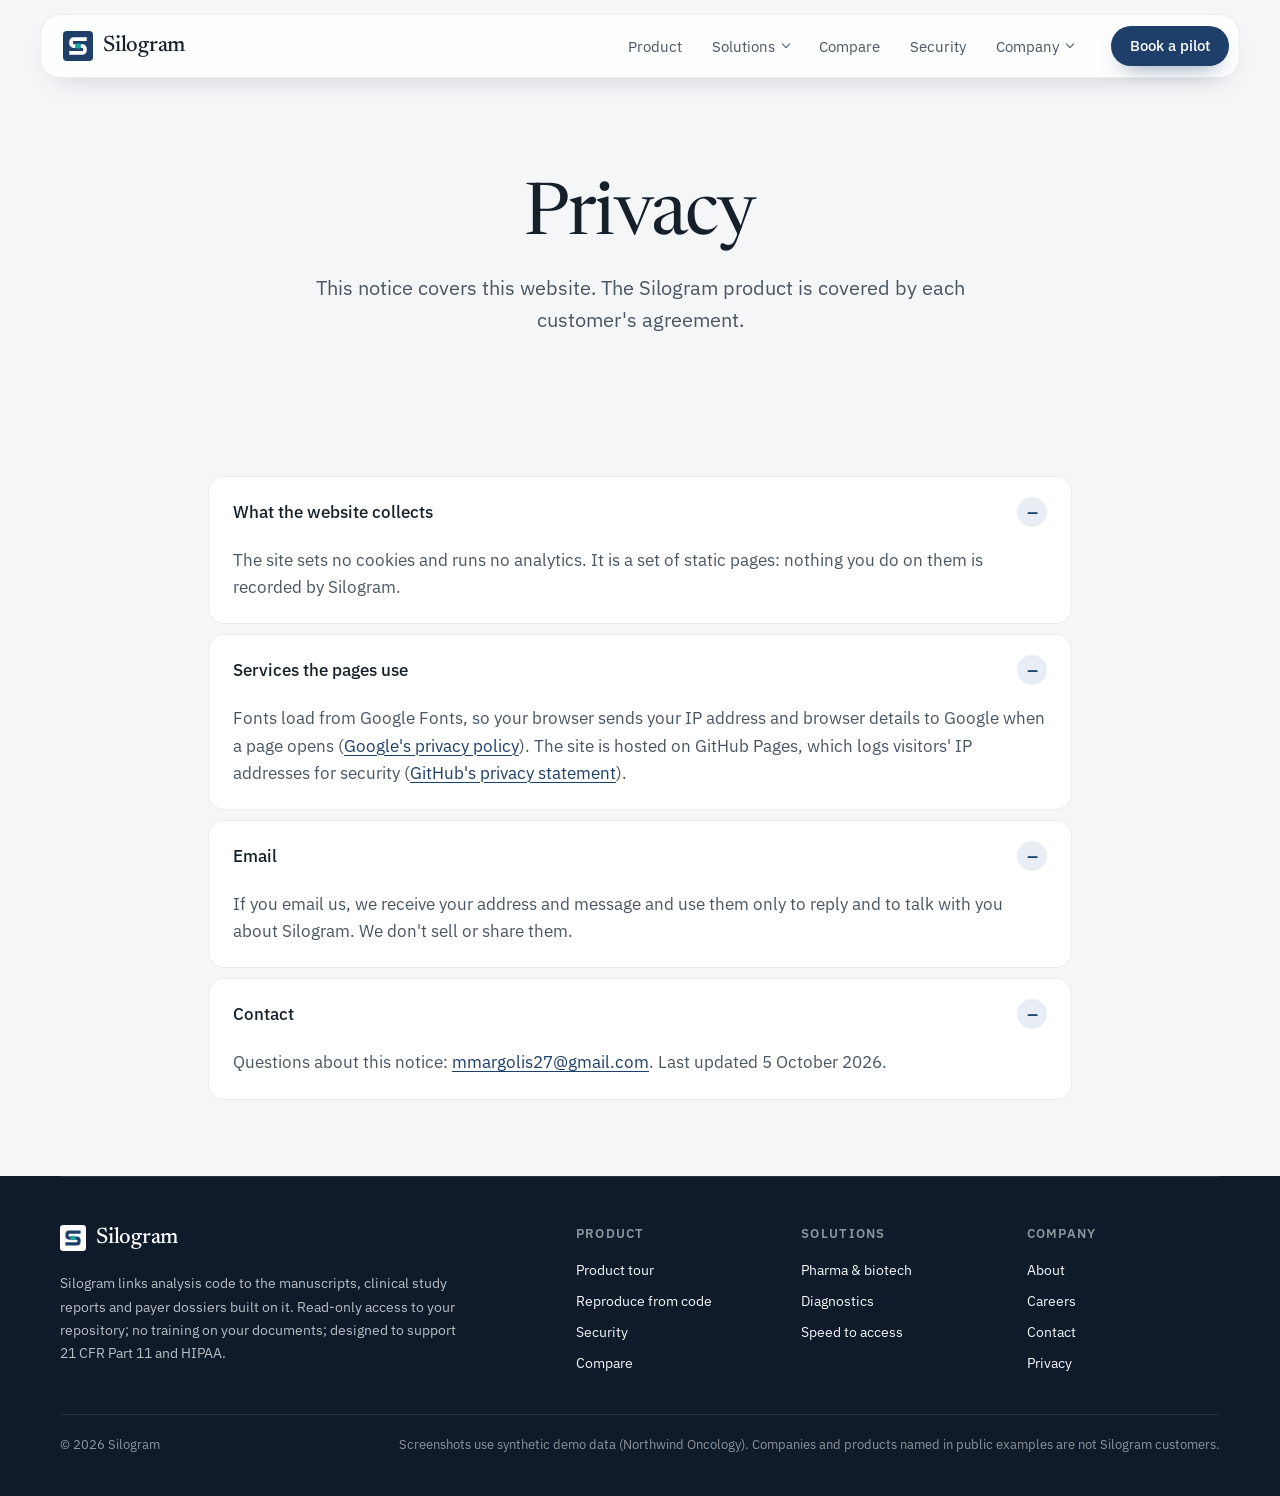
<file: privacy.html>
<!doctype html>
<html lang="en">
<head>
<meta charset="utf-8">
<meta name="viewport" content="width=device-width, initial-scale=1, viewport-fit=cover">
<meta name="format-detection" content="telephone=no, date=no, address=no">
<script>document.documentElement.classList.add("js")</script>
<meta name="robots" content="noindex, nofollow">
<title>Privacy · Silogram</title>
<meta name="description" content="What this website collects: no cookies, no analytics; fonts from Google Fonts, hosting on GitHub Pages, and emails you send us.">
<meta name="theme-color" content="#F4F6F8">
<meta property="og:type" content="website">
<meta property="og:site_name" content="Silogram">
<meta property="og:title" content="Privacy · Silogram">
<meta property="og:description" content="What this website collects: no cookies, no analytics; fonts from Google Fonts, hosting on GitHub Pages, and emails you send us.">
<meta property="og:url" content="https://mattmargolis.github.io/silogram-site/privacy.html">
<meta property="og:image" content="https://mattmargolis.github.io/silogram-site/assets/og.png">
<meta property="og:image:width" content="1200">
<meta property="og:image:height" content="630">
<meta name="twitter:card" content="summary_large_image">
<link rel="canonical" href="https://mattmargolis.github.io/silogram-site/privacy.html">
<link rel="icon" href="assets/favicon.svg" type="image/svg+xml">
<link rel="apple-touch-icon" href="assets/apple-touch-icon.png">
<link rel="preconnect" href="https://fonts.googleapis.com">
<link rel="preconnect" href="https://fonts.gstatic.com" crossorigin>
<link rel="stylesheet" href="https://fonts.googleapis.com/css2?family=IBM+Plex+Mono:wght@400;500&amp;family=IBM+Plex+Sans:wght@400;500;600&amp;family=Newsreader:ital,opsz,wght@0,6..72,400..600;1,6..72,400..500&amp;display=swap">
<link rel="stylesheet" href="assets/site.css">
</head>
<body>
<a class="skip" href="#main">Skip to content</a>
<div class="nav-shell">
    <div class="nav-bar">
      <a class="brand" href="index.html" aria-label="Silogram home"><svg class="mark" viewBox="0 0 24 24" width="30" height="30" aria-hidden="true" focusable="false"><rect class="mark-bg" width="24" height="24" rx="3"/><path class="mark-line" d="M19 6.5H8.5A2 2 0 0 0 6.5 8.5V10A2 2 0 0 0 8.5 12H10M14 12H15.5A2 2 0 0 1 17.5 14V15.5A2 2 0 0 1 15.5 17.5H5"/><rect class="mark-dot" x="10" y="10" width="4" height="4"/></svg><span>Silogram</span></a>
      <nav class="nav" id="site-nav" aria-label="Main"><ul role="list"><li><a href="product.html">Product</a></li><li><details class="nav-menu"><summary>Solutions</summary><ul role="list"><li><a href="pharma.html"><span class="menu-label">Pharma & biotech</span><span class="menu-note">Formulary, guidelines, HTA</span></a></li><li><a href="diagnostics.html"><span class="menu-label">Diagnostics</span><span class="menu-note">MolDX, NCCN, commercial plans</span></a></li><li><a href="access.html"><span class="menu-label">Speed to access</span><span class="menu-note">Price a week with your numbers</span></a></li></ul></details></li><li><a href="compare.html">Compare</a></li><li><a href="security.html">Security</a></li><li><details class="nav-menu"><summary>Company</summary><ul role="list"><li><a href="about.html"><span class="menu-label">About</span><span class="menu-note">Why Silogram exists, and who builds it</span></a></li><li><a href="careers.html"><span class="menu-label">Careers</span><span class="menu-note">The first roles we're hiring for</span></a></li><li><a href="contact.html"><span class="menu-label">Contact</span><span class="menu-note">Pilots, security, press</span></a></li></ul></details></li><li class="nav-menu-cta"><a class="btn btn-primary" href="mailto:mmargolis27@gmail.com?subject=Silogram%20pilot">Book a pilot</a></li></ul></nav>
      <a class="btn btn-primary btn-small nav-cta" href="mailto:mmargolis27@gmail.com?subject=Silogram%20pilot">Book a pilot</a>
      <button class="menu-toggle" type="button" aria-expanded="false" aria-controls="site-nav">Menu</button>
    </div>
  </div>
<main id="main">
<section class="page-hero" aria-labelledby="page-title">
  <div class="wrap">
    <div class="head">
      <h1 id="page-title">Privacy</h1>
      <p class="lead">This notice covers this website. The Silogram product is covered by each customer's agreement.</p>
    </div>
  </div>
</section>
<section class="band band-tight">
  <div class="wrap">
    <div class="faq">
      <details open><summary><span>What the website collects</span></summary><div><p>The site sets no cookies and runs no analytics. It is a set of static pages: nothing you do on them is recorded by Silogram.</p></div></details>
      <details open><summary><span>Services the pages use</span></summary><div><p>Fonts load from Google Fonts, so your browser sends your IP address and browser details to Google when a page opens (<a href="https://policies.google.com/privacy">Google's privacy policy</a>). The site is hosted on GitHub Pages, which logs visitors' IP addresses for security (<a href="https://docs.github.com/en/site-policy/privacy-policies/github-general-privacy-statement">GitHub's privacy statement</a>).</p></div></details>
      <details open><summary><span>Email</span></summary><div><p>If you email us, we receive your address and message and use them only to reply and to talk with you about Silogram. We don't sell or share them.</p></div></details>
      <details open><summary><span>Contact</span></summary><div><p>Questions about this notice: <a href="mailto:mmargolis27@gmail.com?subject=Silogram">mmargolis27@gmail.com</a>. Last updated 5 October 2026.</p></div></details>
    </div>
  </div>
</section>
</main>

<footer class="footer">
    <div class="wrap">
      <div class="footer-top">
        <div>
          <a class="brand" href="index.html" aria-label="Silogram home"><svg class="mark" viewBox="0 0 24 24" width="26" height="26" aria-hidden="true" focusable="false"><rect class="mark-bg" width="24" height="24" rx="3"/><path class="mark-line" d="M19 6.5H8.5A2 2 0 0 0 6.5 8.5V10A2 2 0 0 0 8.5 12H10M14 12H15.5A2 2 0 0 1 17.5 14V15.5A2 2 0 0 1 15.5 17.5H5"/><rect class="mark-dot" x="10" y="10" width="4" height="4"/></svg><span>Silogram</span></a>
          <p class="footer-blurb">Silogram links analysis code to the manuscripts, clinical study reports and payer dossiers built on it. Read-only access to your repository; no training on your documents; designed to support 21&nbsp;CFR&nbsp;Part&nbsp;11 and HIPAA.</p>
        </div>
        <div><h3>Product</h3><ul role="list"><li><a href="product.html">Product tour</a></li><li><a href="product.html#reproduce">Reproduce from code</a></li><li><a href="security.html">Security</a></li><li><a href="compare.html">Compare</a></li></ul></div>
        <div><h3>Solutions</h3><ul role="list"><li><a href="pharma.html">Pharma & biotech</a></li><li><a href="diagnostics.html">Diagnostics</a></li><li><a href="access.html">Speed to access</a></li></ul></div>
        <div><h3>Company</h3><ul role="list"><li><a href="about.html">About</a></li><li><a href="careers.html">Careers</a></li><li><a href="contact.html">Contact</a></li><li><a href="privacy.html">Privacy</a></li></ul></div>
      </div>
      <div class="footer-legal">
        <p>© 2026 Silogram</p>
        <p>Screenshots use synthetic demo data (Northwind Oncology). Companies and products named in public examples are not Silogram customers.</p>
      </div>
    </div>
  </footer>
<script src="assets/site.js" defer></script>
</body>
</html>
</file>
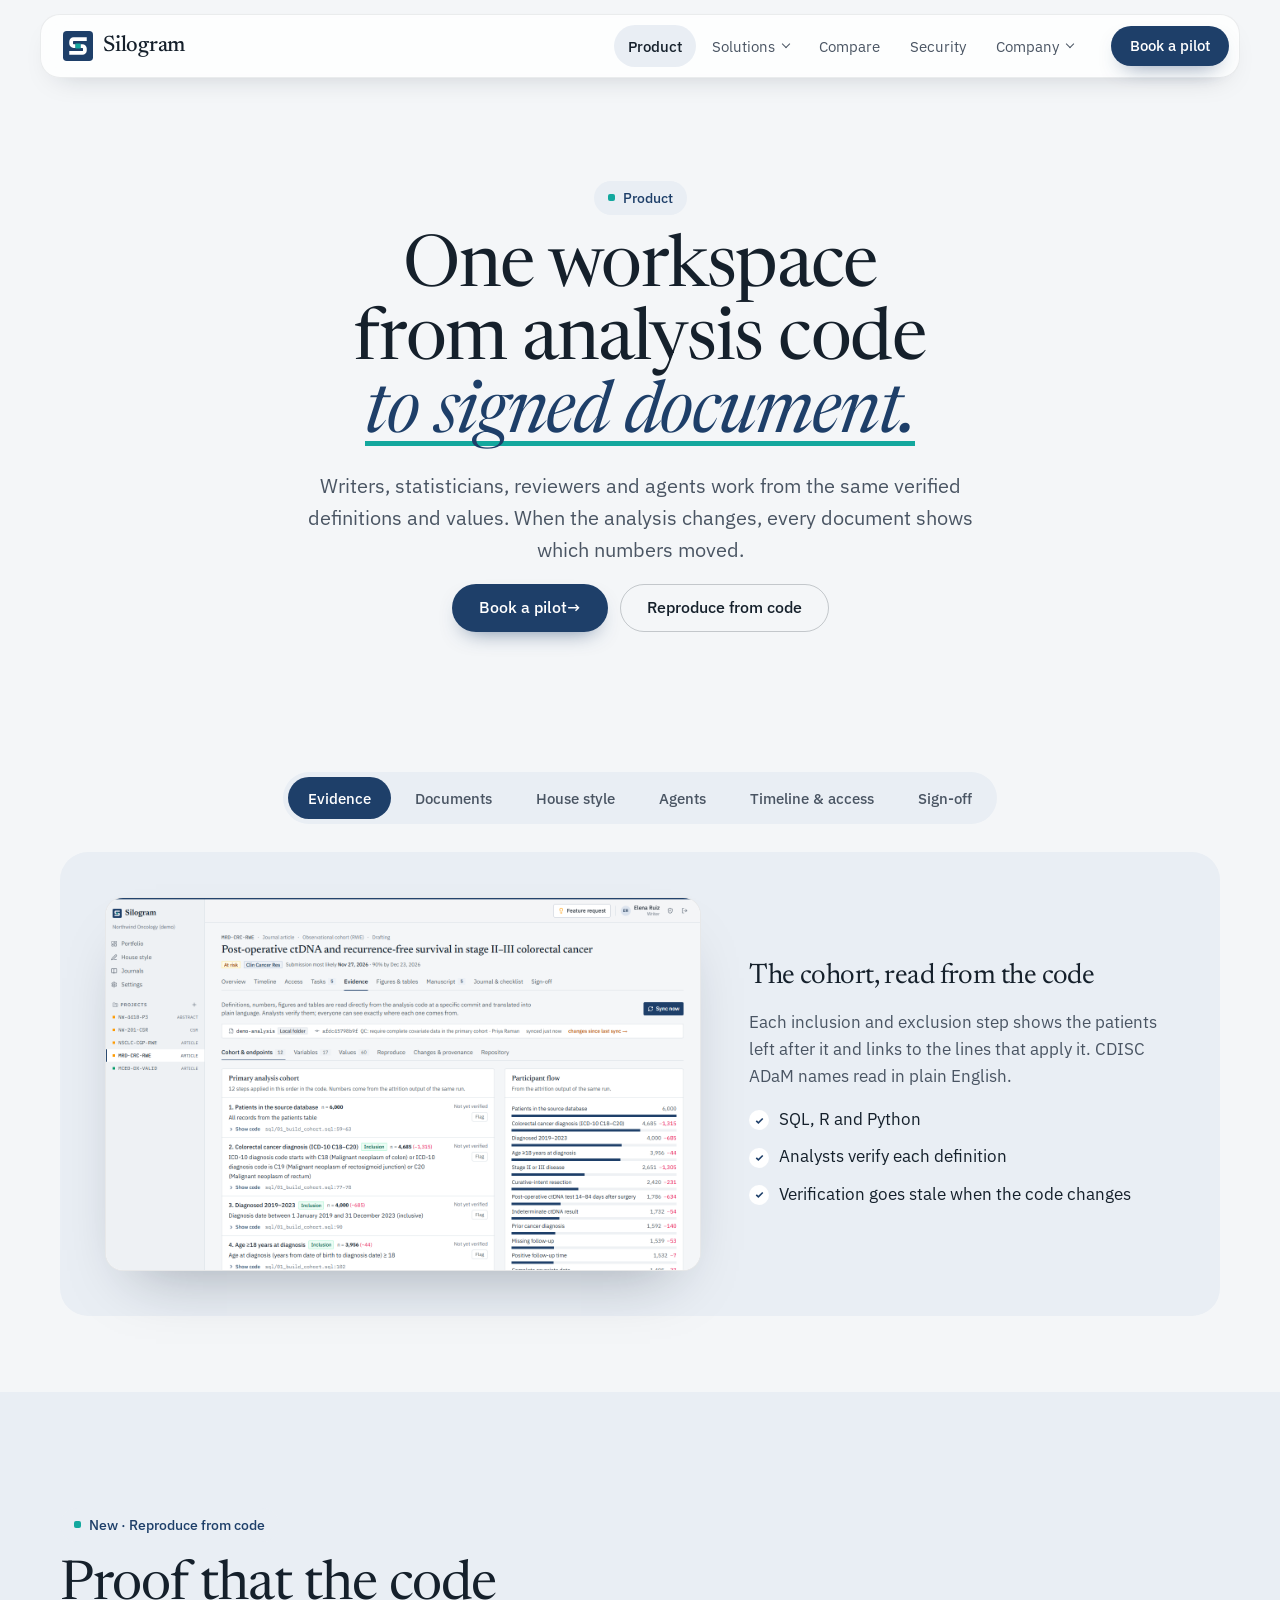
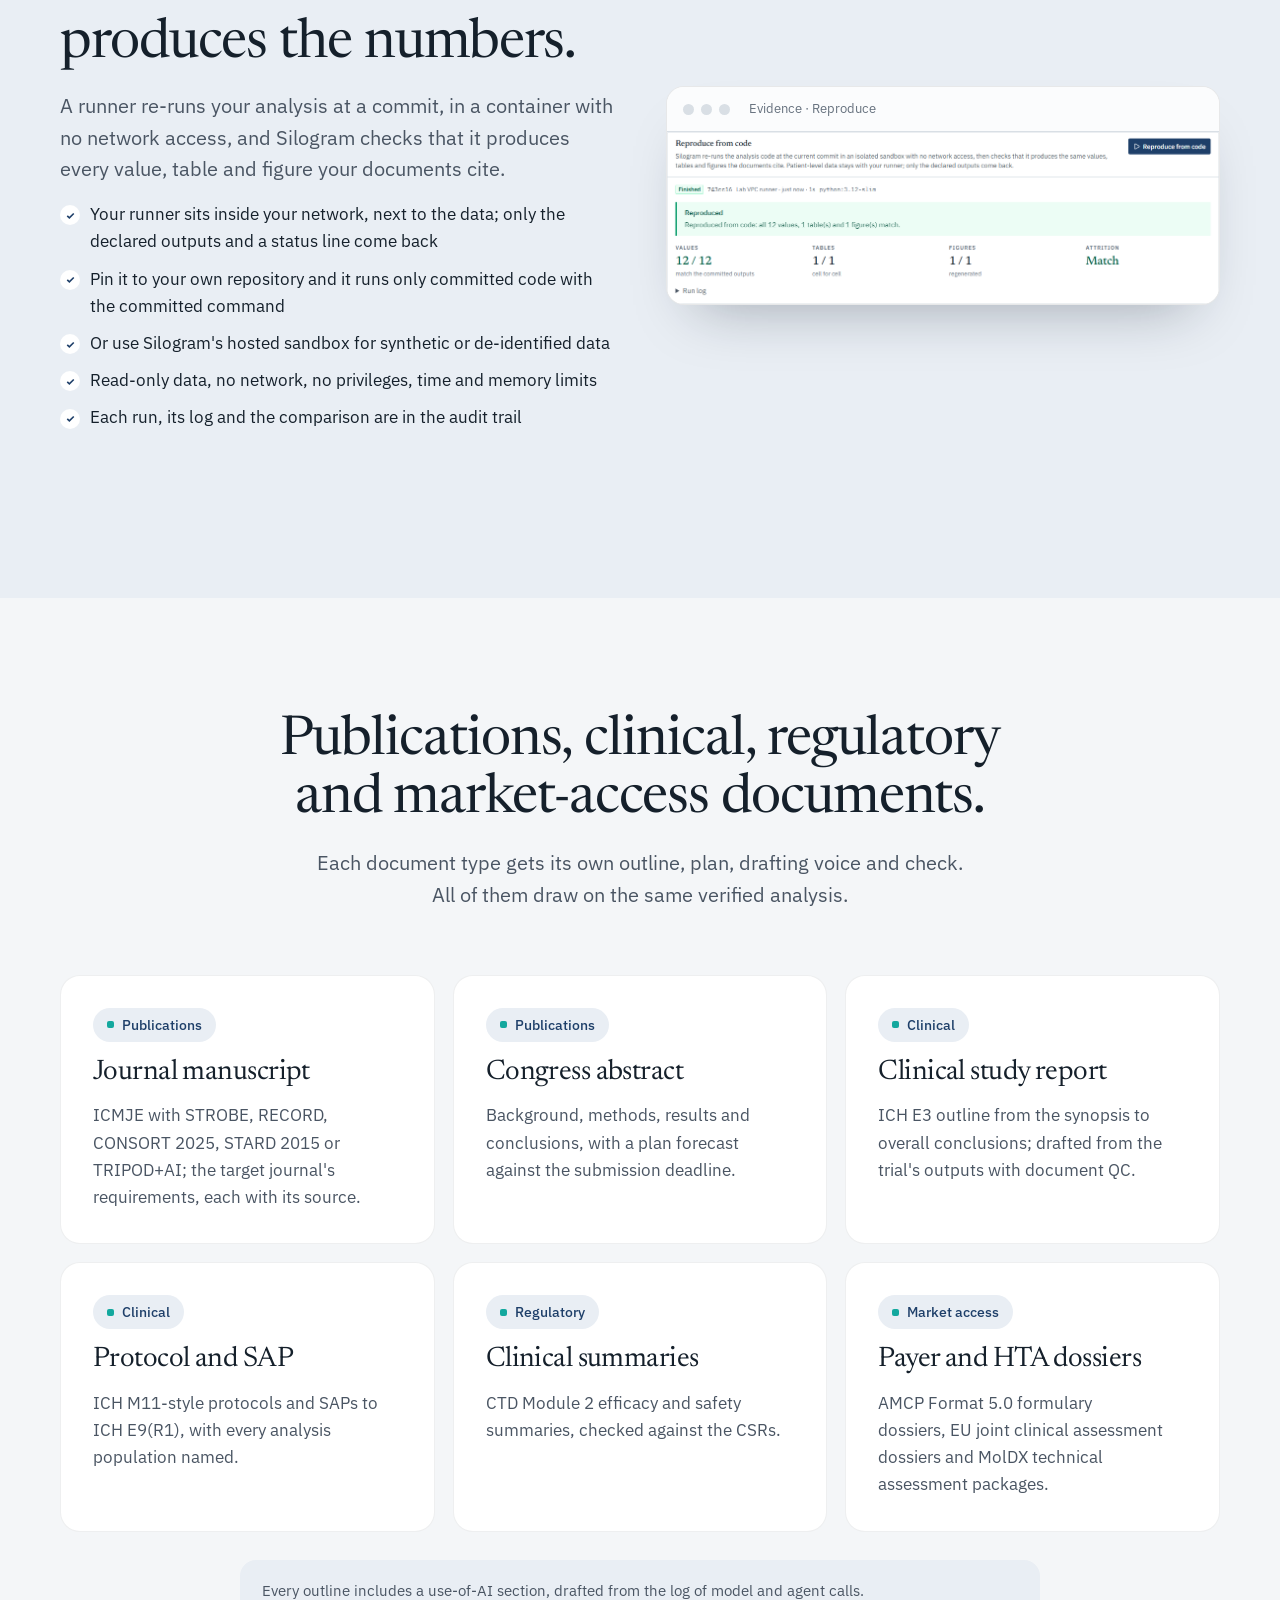
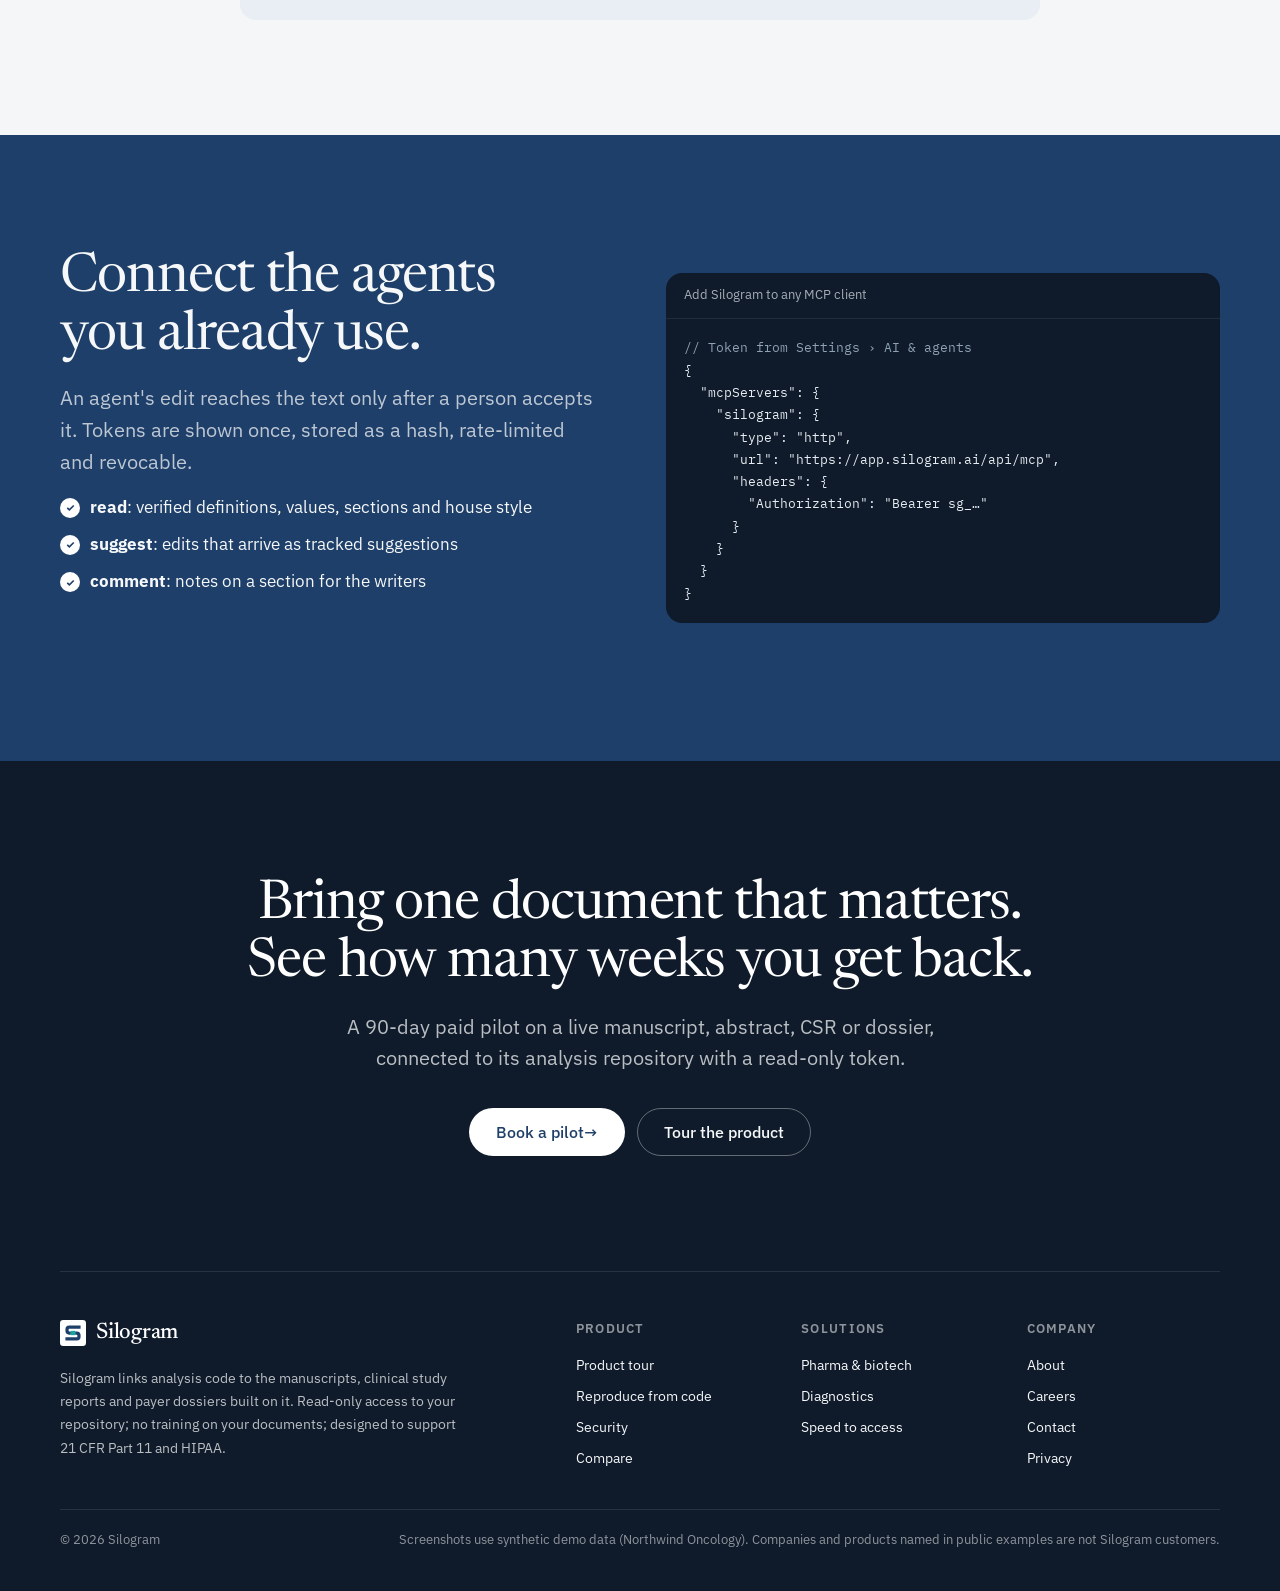
<file: product.html>
<!doctype html>
<html lang="en">
<head>
<meta charset="utf-8">
<meta name="viewport" content="width=device-width, initial-scale=1, viewport-fit=cover">
<meta name="format-detection" content="telephone=no, date=no, address=no">
<script>document.documentElement.classList.add("js")</script>
<meta name="robots" content="noindex, nofollow">
<title>Product · Silogram</title>
<meta name="description" content="One workspace from analysis code to signed document: the cohort read from the code, live numbers with tracked changes, house style, reproduction from code, agents under review, forecasts tied to access decisions, and sign-off.">
<meta name="theme-color" content="#F4F6F8">
<meta property="og:type" content="website">
<meta property="og:site_name" content="Silogram">
<meta property="og:title" content="Product · Silogram">
<meta property="og:description" content="One workspace from analysis code to signed document: the cohort read from the code, live numbers with tracked changes, house style, reproduction from code, agents under review, forecasts tied to access decisions, and sign-off.">
<meta property="og:url" content="https://mattmargolis.github.io/silogram-site/product.html">
<meta property="og:image" content="https://mattmargolis.github.io/silogram-site/assets/og.png">
<meta property="og:image:width" content="1200">
<meta property="og:image:height" content="630">
<meta name="twitter:card" content="summary_large_image">
<link rel="canonical" href="https://mattmargolis.github.io/silogram-site/product.html">
<link rel="icon" href="assets/favicon.svg" type="image/svg+xml">
<link rel="apple-touch-icon" href="assets/apple-touch-icon.png">
<link rel="preconnect" href="https://fonts.googleapis.com">
<link rel="preconnect" href="https://fonts.gstatic.com" crossorigin>
<link rel="stylesheet" href="https://fonts.googleapis.com/css2?family=IBM+Plex+Mono:wght@400;500&amp;family=IBM+Plex+Sans:wght@400;500;600&amp;family=Newsreader:ital,opsz,wght@0,6..72,400..600;1,6..72,400..500&amp;display=swap">
<link rel="stylesheet" href="assets/site.css">
</head>
<body>
<a class="skip" href="#main">Skip to content</a>
<div class="nav-shell">
    <div class="nav-bar">
      <a class="brand" href="index.html" aria-label="Silogram home"><svg class="mark" viewBox="0 0 24 24" width="30" height="30" aria-hidden="true" focusable="false"><rect class="mark-bg" width="24" height="24" rx="3"/><path class="mark-line" d="M19 6.5H8.5A2 2 0 0 0 6.5 8.5V10A2 2 0 0 0 8.5 12H10M14 12H15.5A2 2 0 0 1 17.5 14V15.5A2 2 0 0 1 15.5 17.5H5"/><rect class="mark-dot" x="10" y="10" width="4" height="4"/></svg><span>Silogram</span></a>
      <nav class="nav" id="site-nav" aria-label="Main"><ul role="list"><li><a href="product.html" aria-current="page">Product</a></li><li><details class="nav-menu"><summary>Solutions</summary><ul role="list"><li><a href="pharma.html"><span class="menu-label">Pharma & biotech</span><span class="menu-note">Formulary, guidelines, HTA</span></a></li><li><a href="diagnostics.html"><span class="menu-label">Diagnostics</span><span class="menu-note">MolDX, NCCN, commercial plans</span></a></li><li><a href="access.html"><span class="menu-label">Speed to access</span><span class="menu-note">Price a week with your numbers</span></a></li></ul></details></li><li><a href="compare.html">Compare</a></li><li><a href="security.html">Security</a></li><li><details class="nav-menu"><summary>Company</summary><ul role="list"><li><a href="about.html"><span class="menu-label">About</span><span class="menu-note">Why Silogram exists, and who builds it</span></a></li><li><a href="careers.html"><span class="menu-label">Careers</span><span class="menu-note">The first roles we're hiring for</span></a></li><li><a href="contact.html"><span class="menu-label">Contact</span><span class="menu-note">Pilots, security, press</span></a></li></ul></details></li><li class="nav-menu-cta"><a class="btn btn-primary" href="mailto:mmargolis27@gmail.com?subject=Silogram%20pilot">Book a pilot</a></li></ul></nav>
      <a class="btn btn-primary btn-small nav-cta" href="mailto:mmargolis27@gmail.com?subject=Silogram%20pilot">Book a pilot</a>
      <button class="menu-toggle" type="button" aria-expanded="false" aria-controls="site-nav">Menu</button>
    </div>
  </div>
<main id="main">
<section class="page-hero" aria-labelledby="page-title">
  <div class="wrap">
    <div class="head">
      <p class="pill-tag">Product</p>
      <h1 id="page-title">One workspace from analysis code <span class="hl-ink">to signed document.</span></h1>
      <p class="lead">Writers, statisticians, reviewers and agents work from the same verified definitions and values. When the analysis changes, every document shows which numbers moved.</p>
      <div class="actions"><a class="btn btn-primary" href="mailto:mmargolis27@gmail.com?subject=Silogram%20pilot"><span class="arrow">Book a pilot</span></a><a class="btn btn-ghost" href="#reproduce">Reproduce from code</a></div>
    </div>
  </div>
</section>

<section class="band band-tight" aria-labelledby="tour-title">
  <div class="wrap">
    <h2 id="tour-title" class="sr-only">Product tour</h2>
    <div class="tabset" data-tabs>
      <div class="seg" role="tablist" aria-label="Product areas">
        <button type="button" role="tab" id="t-evidence" aria-controls="tab-evidence" aria-selected="true">Evidence</button>
        <button type="button" role="tab" id="t-docs" aria-controls="tab-documents" aria-selected="false" tabindex="-1">Documents</button>
        <button type="button" role="tab" id="t-style" aria-controls="tab-style" aria-selected="false" tabindex="-1">House style</button>
        <button type="button" role="tab" id="t-agents" aria-controls="tab-agents" aria-selected="false" tabindex="-1">Agents</button>
        <button type="button" role="tab" id="t-access" aria-controls="tab-access" aria-selected="false" tabindex="-1">Timeline &amp; access</button>
        <button type="button" role="tab" id="t-signoff" aria-controls="tab-signoff" aria-selected="false" tabindex="-1">Sign-off</button>
      </div>
      <div class="tabpanel panel" role="tabpanel" id="tab-evidence" aria-labelledby="t-evidence">
        <div class="window"><picture><source media="(max-width: 719px)" srcset="assets/evidence-phone.png" width="536" height="496"><img src="assets/evidence.png" width="1440" height="900" loading="lazy" alt="Evidence tab: the analysis cohort as steps in code order, each with its patient count and a link to the lines that apply it."></picture></div>
        <div class="panel-copy">
          <h3>The cohort, read from the code</h3>
          <p>Each inclusion and exclusion step shows the patients left after it and links to the lines that apply it. CDISC ADaM names read in plain English.</p>
          <ul class="checks" role="list"><li>SQL, R and Python</li><li>Analysts verify each definition</li><li>Verification goes stale when the code changes</li></ul>
        </div>
      </div>
      <div class="tabpanel panel" role="tabpanel" id="tab-documents" aria-labelledby="t-docs">
        <div class="window"><picture><source media="(max-width: 719px)" srcset="assets/manuscript-phone.png" width="536" height="488"><img src="assets/manuscript.png" width="1440" height="900" loading="lazy" alt="Document workspace with tracked insertions and deletions and a panel to accept or reject each suggestion."></picture></div>
        <div class="panel-copy">
          <h3>Live numbers, tracked changes</h3>
          <p>Writers, co-authors and agents work in one draft. When the analysis changes and the document syncs, linked numbers update and Silogram shows what moved; the number audit finds numbers typed by hand.</p>
          <ul class="checks" role="list"><li>Word export with real tracked changes</li><li>Import a co-author's edits as suggestions</li><li>Journal requirements, each with its source</li></ul>
        </div>
      </div>
      <div class="tabpanel panel" role="tabpanel" id="tab-style" aria-labelledby="t-style">
        <div class="window"><picture><source media="(max-width: 719px)" srcset="assets/style-phone.png" width="536" height="411"><img src="assets/style.png" width="1440" height="900" loading="lazy" alt="House style learned from past documents: spelling, voice, number formats, preferred terms and abbreviations."></picture></div>
        <div class="panel-copy">
          <h3>Your house style, learned from past papers</h3>
          <p>Upload past manuscripts and abstracts. Silogram learns spelling, voice, how you write P values and CIs, preferred terms and abbreviations.</p>
          <ul class="checks" role="list"><li>Every draft and every agent follows it</li><li>Mechanical fixes arrive as tracked suggestions</li><li>Never used to train AI models</li></ul>
        </div>
      </div>
      <div class="tabpanel panel" role="tabpanel" id="tab-agents" aria-labelledby="t-agents">
        <div class="window"><picture><source media="(max-width: 719px)" srcset="assets/agents-phone.png" width="528" height="493"><img src="assets/agents.png" width="1024" height="493" loading="lazy" alt="Connected agents with their scopes, and the form that gives a new agent scoped, revocable access."></picture></div>
        <div class="panel-copy">
          <h3>Agents suggest. People decide.</h3>
          <p>The writing assistant runs on the model your company has approved. Outside agents connect over MCP or the REST API with scoped, revocable tokens.</p>
          <ul class="checks" role="list"><li>Edits arrive as tracked suggestions under the agent's name</li><li>Numbers they write are linked or flagged</li><li>Every call logged for AI-use disclosure</li></ul>
        </div>
      </div>
      <div class="tabpanel panel" role="tabpanel" id="tab-access" aria-labelledby="t-access">
        <div class="window"><picture><source media="(max-width: 719px)" srcset="assets/portfolio-access-phone.png" width="560" height="444"><img src="assets/portfolio-access.png" width="1120" height="444" loading="lazy" alt="Evidence-to-access card: each decision waiting on a document, its likely and 90% dates and its value per week (synthetic data)."></picture></div>
        <div class="panel-copy">
          <h3>Forecasts tied to the decisions they unlock</h3>
          <p>Most-likely and 90% dates for every document, recalculated from real progress, and linked to the coverage, formulary, guideline or approval decision it supports.</p>
          <ul class="checks" role="list"><li>See which phase is slipping</li><li>Each week priced with your own revenue estimate</li></ul>
          <a class="textlink" href="access.html">Speed to access</a>
        </div>
      </div>
      <div class="tabpanel panel" role="tabpanel" id="tab-signoff" aria-labelledby="t-signoff">
        <div class="window"><picture><source media="(max-width: 719px)" srcset="assets/signoff-phone.png" width="356" height="488"><img src="assets/signoff.png" width="1440" height="900" loading="lazy" alt="Sign-off tab: author, review and approval signatures bound to the document's digest, with the document locked after approval."></picture></div>
        <div class="panel-copy">
          <h3>Signed, locked and on the record</h3>
          <p>Signatures record the signer, time and meaning, bound to a digest of the exact text. Approval locks the document until someone reopens it with a reason.</p>
          <a class="textlink" href="security.html">Security and compliance</a>
        </div>
      </div>
    </div>
  </div>
</section>

<section class="band band-wash" id="reproduce" aria-labelledby="reproduce-title">
  <div class="wrap">
    <div class="grid-2">
      <div class="head-left">
        <p class="pill-tag">New · Reproduce from code</p>
        <h2 id="reproduce-title">Proof that the code produces the numbers.</h2>
        <p class="lead">A runner re-runs your analysis at a commit, in a container with no network access, and Silogram checks that it produces every value, table and figure your documents cite.</p>
        <ul class="checks" role="list">
          <li>Your runner sits inside your network, next to the data; only the declared outputs and a status line come back</li>
          <li>Pin it to your own repository and it runs only committed code with the committed command</li>
          <li>Or use Silogram's hosted sandbox for synthetic or de-identified data</li>
          <li>Read-only data, no network, no privileges, time and memory limits</li>
          <li>Each run, its log and the comparison are in the audit trail</li>
        </ul>
      </div>
      <div class="window"><div class="window-bar" aria-hidden="true"><i></i><i></i><i></i><span>Evidence · Reproduce</span></div><picture><source media="(max-width: 719px)" srcset="assets/reproduce-phone.png" width="560" height="347"><img src="assets/reproduce.png" width="1120" height="347" loading="lazy" alt="Reproduce from code: all 12 values, 1 table and 1 figure of a synthetic validation analysis match the committed outputs."></picture></div>
    </div>
  </div>
</section>

<section class="band" id="documents" aria-labelledby="documents-title">
  <div class="wrap">
    <div class="head">
      <h2 id="documents-title">Publications, clinical, regulatory and <span class="nowrap">market-access</span> documents.</h2>
      <p class="lead">Each document type gets its own outline, plan, drafting voice and check. All of them draw on the same verified analysis.</p>
    </div>
    <div class="cards cards-3">
      <article class="card"><span class="pill-tag">Publications</span><h3>Journal manuscript</h3><p>ICMJE with STROBE, RECORD, CONSORT 2025, STARD 2015 or TRIPOD+AI; the target journal's requirements, each with its source.</p></article>
      <article class="card"><span class="pill-tag">Publications</span><h3>Congress abstract</h3><p>Background, methods, results and conclusions, with a plan forecast against the submission deadline.</p></article>
      <article class="card"><span class="pill-tag">Clinical</span><h3>Clinical study report</h3><p>ICH E3 outline from the synopsis to overall conclusions; drafted from the trial's outputs with document QC.</p></article>
      <article class="card"><span class="pill-tag">Clinical</span><h3>Protocol and SAP</h3><p>ICH M11-style protocols and SAPs to ICH E9(R1), with every analysis population named.</p></article>
      <article class="card"><span class="pill-tag">Regulatory</span><h3>Clinical summaries</h3><p>CTD Module 2 efficacy and safety summaries, checked against the CSRs.</p></article>
      <article class="card"><span class="pill-tag">Market access</span><h3>Payer and HTA dossiers</h3><p>AMCP Format 5.0 formulary dossiers, EU joint clinical assessment dossiers and MolDX technical assessment packages.</p></article>
    </div>
    <p class="note">Every outline includes a use-of-AI section, drafted from the log of model and agent calls.</p>
  </div>
</section>

<section class="band band-navy on-dark" id="agents" aria-labelledby="agents-title">
  <div class="wrap">
    <div class="grid-2">
      <div class="head-left">
        <h2 id="agents-title">Connect the agents you already use.</h2>
        <p class="lead">An agent's edit reaches the text only after a person accepts it. Tokens are shown once, stored as a hash, rate-limited and revocable.</p>
        <ul class="checks" role="list">
          <li><b>read</b>: verified definitions, values, sections and house style</li>
          <li><b>suggest</b>: edits that arrive as tracked suggestions</li>
          <li><b>comment</b>: notes on a section for the writers</li>
        </ul>
      </div>
      <figure class="code">
        <figcaption>Add Silogram to any MCP client</figcaption>
        <pre><code><span class="c">// Token from Settings › AI &amp; agents</span>
{
	"mcpServers": {
		"silogram": {
			"type": "http",
			"url": "https://app.silogram.ai/api/mcp",
			"headers": {
				"Authorization": "Bearer sg_…"
			}
		}
	}
}</code></pre>
      </figure>
    </div>
  </div>
</section>
</main>
<section class="cta-band" aria-labelledby="closing-title">
    <div class="wrap">
      <h2 id="closing-title"><span class="ln">Bring one document that matters.</span><br><span class="ln">See how many weeks you get&nbsp;back.</span></h2>
      <p class="lead">A 90-day paid pilot on a live manuscript, abstract, CSR or dossier, connected to its analysis repository with a read-only token.</p>
      <div class="actions"><a class="btn btn-light" href="mailto:mmargolis27@gmail.com?subject=Silogram%20pilot"><span class="arrow">Book a pilot</span></a><a class="btn btn-ghost" href="product.html">Tour the product</a></div>
    </div>
  </section>
<footer class="footer">
    <div class="wrap">
      <div class="footer-top">
        <div>
          <a class="brand" href="index.html" aria-label="Silogram home"><svg class="mark" viewBox="0 0 24 24" width="26" height="26" aria-hidden="true" focusable="false"><rect class="mark-bg" width="24" height="24" rx="3"/><path class="mark-line" d="M19 6.5H8.5A2 2 0 0 0 6.5 8.5V10A2 2 0 0 0 8.5 12H10M14 12H15.5A2 2 0 0 1 17.5 14V15.5A2 2 0 0 1 15.5 17.5H5"/><rect class="mark-dot" x="10" y="10" width="4" height="4"/></svg><span>Silogram</span></a>
          <p class="footer-blurb">Silogram links analysis code to the manuscripts, clinical study reports and payer dossiers built on it. Read-only access to your repository; no training on your documents; designed to support 21&nbsp;CFR&nbsp;Part&nbsp;11 and HIPAA.</p>
        </div>
        <div><h3>Product</h3><ul role="list"><li><a href="product.html">Product tour</a></li><li><a href="product.html#reproduce">Reproduce from code</a></li><li><a href="security.html">Security</a></li><li><a href="compare.html">Compare</a></li></ul></div>
        <div><h3>Solutions</h3><ul role="list"><li><a href="pharma.html">Pharma & biotech</a></li><li><a href="diagnostics.html">Diagnostics</a></li><li><a href="access.html">Speed to access</a></li></ul></div>
        <div><h3>Company</h3><ul role="list"><li><a href="about.html">About</a></li><li><a href="careers.html">Careers</a></li><li><a href="contact.html">Contact</a></li><li><a href="privacy.html">Privacy</a></li></ul></div>
      </div>
      <div class="footer-legal">
        <p>© 2026 Silogram</p>
        <p>Screenshots use synthetic demo data (Northwind Oncology). Companies and products named in public examples are not Silogram customers.</p>
      </div>
    </div>
  </footer>
<script src="assets/site.js" defer></script>
</body>
</html>
</file>
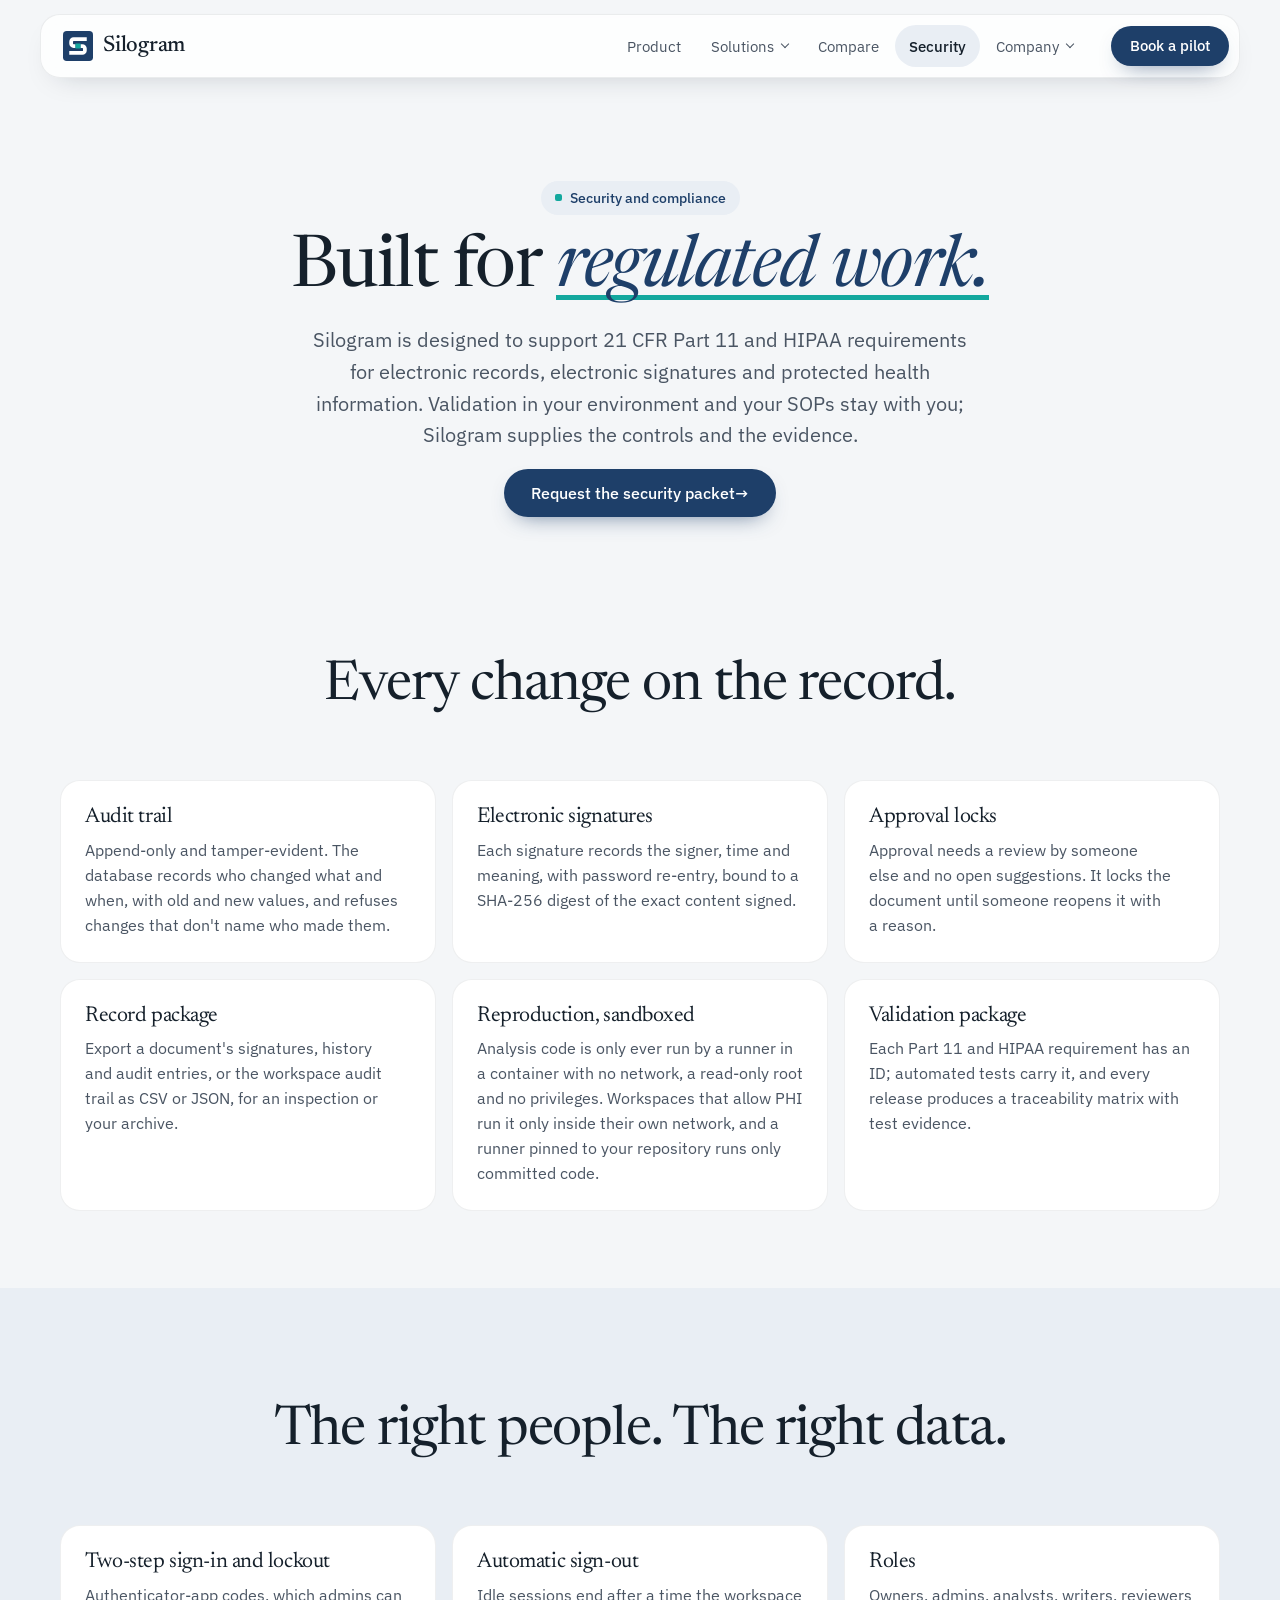
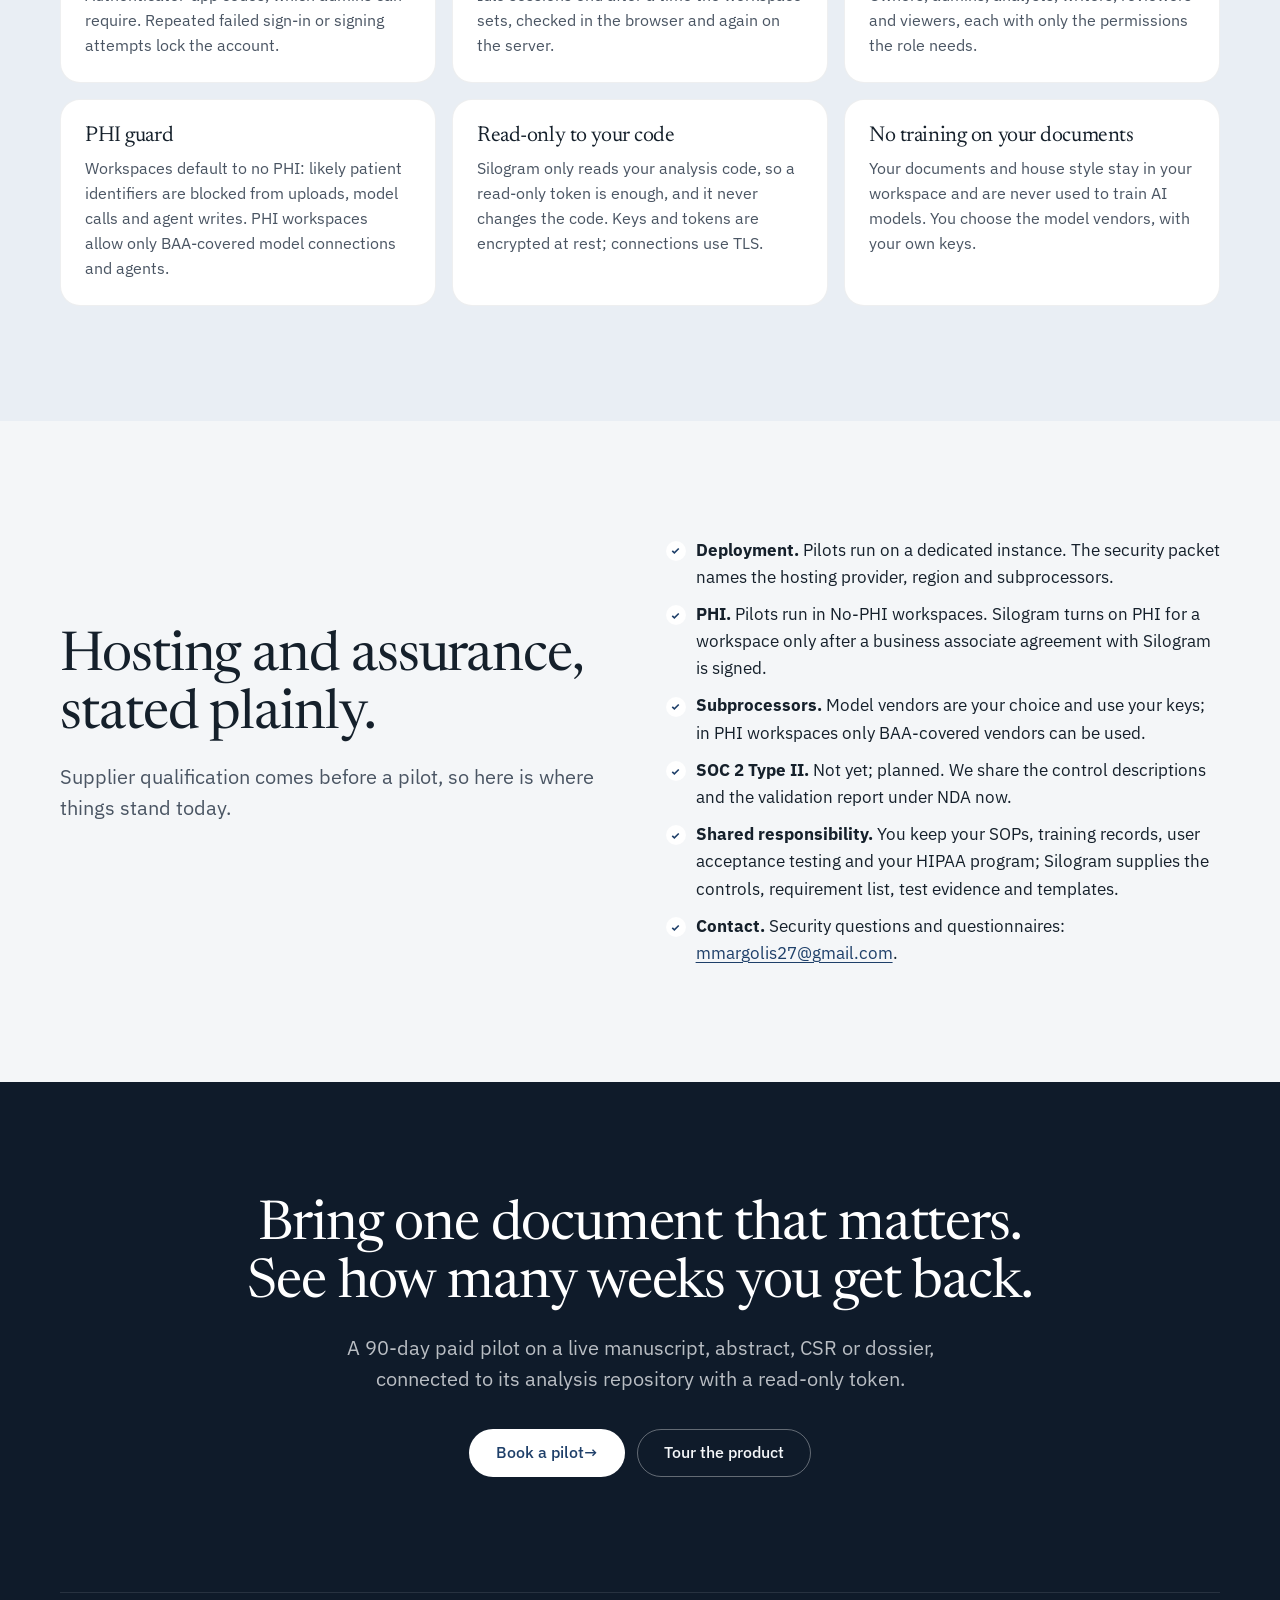
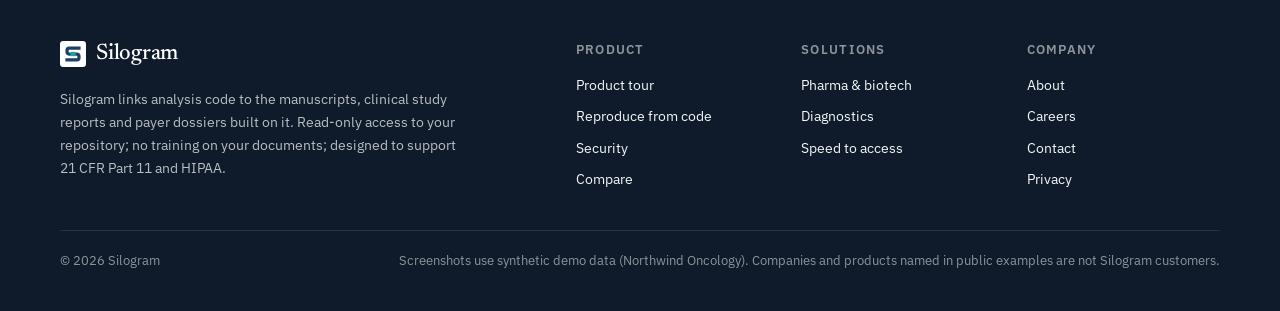
<file: security.html>
<!doctype html>
<html lang="en">
<head>
<meta charset="utf-8">
<meta name="viewport" content="width=device-width, initial-scale=1, viewport-fit=cover">
<meta name="format-detection" content="telephone=no, date=no, address=no">
<script>document.documentElement.classList.add("js")</script>
<meta name="robots" content="noindex, nofollow">
<title>Security · Silogram</title>
<meta name="description" content="Silogram is designed to support 21 CFR Part 11 and HIPAA: an append-only audit trail, electronic signatures bound to the exact text signed, approval locks, two-factor sign-in, a PHI guard, sandboxed reproduction and a validation package.">
<meta name="theme-color" content="#F4F6F8">
<meta property="og:type" content="website">
<meta property="og:site_name" content="Silogram">
<meta property="og:title" content="Security · Silogram">
<meta property="og:description" content="Silogram is designed to support 21 CFR Part 11 and HIPAA: an append-only audit trail, electronic signatures bound to the exact text signed, approval locks, two-factor sign-in, a PHI guard, sandboxed reproduction and a validation package.">
<meta property="og:url" content="https://mattmargolis.github.io/silogram-site/security.html">
<meta property="og:image" content="https://mattmargolis.github.io/silogram-site/assets/og.png">
<meta property="og:image:width" content="1200">
<meta property="og:image:height" content="630">
<meta name="twitter:card" content="summary_large_image">
<link rel="canonical" href="https://mattmargolis.github.io/silogram-site/security.html">
<link rel="icon" href="assets/favicon.svg" type="image/svg+xml">
<link rel="apple-touch-icon" href="assets/apple-touch-icon.png">
<link rel="preconnect" href="https://fonts.googleapis.com">
<link rel="preconnect" href="https://fonts.gstatic.com" crossorigin>
<link rel="stylesheet" href="https://fonts.googleapis.com/css2?family=IBM+Plex+Mono:wght@400;500&amp;family=IBM+Plex+Sans:wght@400;500;600&amp;family=Newsreader:ital,opsz,wght@0,6..72,400..600;1,6..72,400..500&amp;display=swap">
<link rel="stylesheet" href="assets/site.css">
</head>
<body>
<a class="skip" href="#main">Skip to content</a>
<div class="nav-shell">
    <div class="nav-bar">
      <a class="brand" href="index.html" aria-label="Silogram home"><svg class="mark" viewBox="0 0 24 24" width="30" height="30" aria-hidden="true" focusable="false"><rect class="mark-bg" width="24" height="24" rx="3"/><path class="mark-line" d="M19 6.5H8.5A2 2 0 0 0 6.5 8.5V10A2 2 0 0 0 8.5 12H10M14 12H15.5A2 2 0 0 1 17.5 14V15.5A2 2 0 0 1 15.5 17.5H5"/><rect class="mark-dot" x="10" y="10" width="4" height="4"/></svg><span>Silogram</span></a>
      <nav class="nav" id="site-nav" aria-label="Main"><ul role="list"><li><a href="product.html">Product</a></li><li><details class="nav-menu"><summary>Solutions</summary><ul role="list"><li><a href="pharma.html"><span class="menu-label">Pharma & biotech</span><span class="menu-note">Formulary, guidelines, HTA</span></a></li><li><a href="diagnostics.html"><span class="menu-label">Diagnostics</span><span class="menu-note">MolDX, NCCN, commercial plans</span></a></li><li><a href="access.html"><span class="menu-label">Speed to access</span><span class="menu-note">Price a week with your numbers</span></a></li></ul></details></li><li><a href="compare.html">Compare</a></li><li><a href="security.html" aria-current="page">Security</a></li><li><details class="nav-menu"><summary>Company</summary><ul role="list"><li><a href="about.html"><span class="menu-label">About</span><span class="menu-note">Why Silogram exists, and who builds it</span></a></li><li><a href="careers.html"><span class="menu-label">Careers</span><span class="menu-note">The first roles we're hiring for</span></a></li><li><a href="contact.html"><span class="menu-label">Contact</span><span class="menu-note">Pilots, security, press</span></a></li></ul></details></li><li class="nav-menu-cta"><a class="btn btn-primary" href="mailto:mmargolis27@gmail.com?subject=Silogram%20pilot">Book a pilot</a></li></ul></nav>
      <a class="btn btn-primary btn-small nav-cta" href="mailto:mmargolis27@gmail.com?subject=Silogram%20pilot">Book a pilot</a>
      <button class="menu-toggle" type="button" aria-expanded="false" aria-controls="site-nav">Menu</button>
    </div>
  </div>
<main id="main">
<section class="page-hero" aria-labelledby="page-title">
  <div class="wrap">
    <div class="head">
      <p class="pill-tag">Security and compliance</p>
      <h1 id="page-title">Built for <span class="hl-ink">regulated work.</span></h1>
      <p class="lead">Silogram is designed to support 21&nbsp;CFR&nbsp;Part&nbsp;11 and HIPAA requirements for electronic records, electronic signatures and protected health information. Validation in your environment and your SOPs stay with you; Silogram supplies the controls and the evidence.</p>
      <div class="actions"><a class="btn btn-primary" href="mailto:mmargolis27@gmail.com?subject=Silogram%20security%20and%20validation%20packet"><span class="arrow">Request the security packet</span></a></div>
    </div>
  </div>
</section>

<section class="band band-tight" aria-labelledby="records-title">
  <div class="wrap">
    <div class="head"><h2 id="records-title">Every change on the record.</h2></div>
    <div class="facts-grid facts-grid-3">
      <div class="fact"><h3>Audit trail</h3><p>Append-only and tamper-evident. The database records who changed what and when, with old and new values, and refuses changes that don't name who made them.</p></div>
      <div class="fact"><h3>Electronic signatures</h3><p>Each signature records the signer, time and meaning, with password re-entry, bound to a <span class="nowrap">SHA-256</span> digest of the exact content signed.</p></div>
      <div class="fact"><h3>Approval locks</h3><p>Approval needs a review by someone else and no open suggestions. It locks the document until someone reopens it with a reason.</p></div>
      <div class="fact"><h3>Record package</h3><p>Export a document's signatures, history and audit entries, or the workspace audit trail as CSV or JSON, for an inspection or your archive.</p></div>
      <div class="fact"><h3>Reproduction, sandboxed</h3><p>Analysis code is only ever run by a runner in a container with no network, a read-only root and no privileges. Workspaces that allow PHI run it only inside their own network, and a runner pinned to your repository runs only committed code.</p></div>
      <div class="fact"><h3>Validation package</h3><p>Each Part&nbsp;11 and HIPAA requirement has an ID; automated tests carry it, and every release produces a traceability matrix with test evidence.</p></div>
    </div>
  </div>
</section>

<section class="band band-wash" aria-labelledby="access-title">
  <div class="wrap">
    <div class="head"><h2 id="access-title">The right people. The right data.</h2></div>
    <div class="facts-grid facts-grid-3">
      <div class="fact"><h3>Two-step sign-in and lockout</h3><p>Authenticator-app codes, which admins can require. Repeated failed sign-in or signing attempts lock the account.</p></div>
      <div class="fact"><h3>Automatic sign-out</h3><p>Idle sessions end after a time the workspace sets, checked in the browser and again on the server.</p></div>
      <div class="fact"><h3>Roles</h3><p>Owners, admins, analysts, writers, reviewers and viewers, each with only the permissions the role needs.</p></div>
      <div class="fact"><h3>PHI guard</h3><p>Workspaces default to no PHI: likely patient identifiers are blocked from uploads, model calls and agent writes. PHI workspaces allow only BAA-covered model connections and agents.</p></div>
      <div class="fact"><h3>Read-only to your code</h3><p>Silogram only reads your analysis code, so a read-only token is enough, and it never changes the code. Keys and tokens are encrypted at rest; connections use TLS.</p></div>
      <div class="fact"><h3>No training on your documents</h3><p>Your documents and house style stay in your workspace and are never used to train AI models. You choose the model vendors, with your own keys.</p></div>
    </div>
  </div>
</section>

<section class="band" aria-labelledby="assurance-title">
  <div class="wrap">
    <div class="grid-2">
      <div class="head-left">
        <h2 id="assurance-title">Hosting and assurance, stated plainly.</h2>
        <p class="lead">Supplier qualification comes before a pilot, so here is where things stand today.</p>
      </div>
      <ul class="checks" role="list">
        <li><b>Deployment.</b> Pilots run on a dedicated instance. The security packet names the hosting provider, region and subprocessors.</li>
        <li><b>PHI.</b> Pilots run in No-PHI workspaces. Silogram turns on PHI for a workspace only after a business associate agreement with Silogram is signed.</li>
        <li><b>Subprocessors.</b> Model vendors are your choice and use your keys; in PHI workspaces only BAA-covered vendors can be used.</li>
        <li><b>SOC 2 Type II.</b> Not yet; planned. We share the control descriptions and the validation report under NDA now.</li>
        <li><b>Shared responsibility.</b> You keep your SOPs, training records, user acceptance testing and your HIPAA program; Silogram supplies the controls, requirement list, test evidence and templates.</li>
        <li><b>Contact.</b> Security questions and questionnaires: <a href="mailto:mmargolis27@gmail.com?subject=Silogram%20security%20and%20validation%20packet">mmargolis27@gmail.com</a>.</li>
      </ul>
    </div>
  </div>
</section>
</main>
<section class="cta-band" aria-labelledby="closing-title">
    <div class="wrap">
      <h2 id="closing-title"><span class="ln">Bring one document that matters.</span><br><span class="ln">See how many weeks you get&nbsp;back.</span></h2>
      <p class="lead">A 90-day paid pilot on a live manuscript, abstract, CSR or dossier, connected to its analysis repository with a read-only token.</p>
      <div class="actions"><a class="btn btn-light" href="mailto:mmargolis27@gmail.com?subject=Silogram%20pilot"><span class="arrow">Book a pilot</span></a><a class="btn btn-ghost" href="product.html">Tour the product</a></div>
    </div>
  </section>
<footer class="footer">
    <div class="wrap">
      <div class="footer-top">
        <div>
          <a class="brand" href="index.html" aria-label="Silogram home"><svg class="mark" viewBox="0 0 24 24" width="26" height="26" aria-hidden="true" focusable="false"><rect class="mark-bg" width="24" height="24" rx="3"/><path class="mark-line" d="M19 6.5H8.5A2 2 0 0 0 6.5 8.5V10A2 2 0 0 0 8.5 12H10M14 12H15.5A2 2 0 0 1 17.5 14V15.5A2 2 0 0 1 15.5 17.5H5"/><rect class="mark-dot" x="10" y="10" width="4" height="4"/></svg><span>Silogram</span></a>
          <p class="footer-blurb">Silogram links analysis code to the manuscripts, clinical study reports and payer dossiers built on it. Read-only access to your repository; no training on your documents; designed to support 21&nbsp;CFR&nbsp;Part&nbsp;11 and HIPAA.</p>
        </div>
        <div><h3>Product</h3><ul role="list"><li><a href="product.html">Product tour</a></li><li><a href="product.html#reproduce">Reproduce from code</a></li><li><a href="security.html">Security</a></li><li><a href="compare.html">Compare</a></li></ul></div>
        <div><h3>Solutions</h3><ul role="list"><li><a href="pharma.html">Pharma & biotech</a></li><li><a href="diagnostics.html">Diagnostics</a></li><li><a href="access.html">Speed to access</a></li></ul></div>
        <div><h3>Company</h3><ul role="list"><li><a href="about.html">About</a></li><li><a href="careers.html">Careers</a></li><li><a href="contact.html">Contact</a></li><li><a href="privacy.html">Privacy</a></li></ul></div>
      </div>
      <div class="footer-legal">
        <p>© 2026 Silogram</p>
        <p>Screenshots use synthetic demo data (Northwind Oncology). Companies and products named in public examples are not Silogram customers.</p>
      </div>
    </div>
  </footer>
<script src="assets/site.js" defer></script>
</body>
</html>
</file>
<file: assets/site.css>
/*
  Silogram, silogram.ai: shared styles for every page.
  Brand colors: cool white canvas, ink text, press navy for actions and dark bands, teal only for the
  traced number (the dot in the logo). Newsreader for display type, IBM Plex Sans for everything else.
*/
:root {
  color-scheme: light;
  --paper: #F4F6F8;
  --panel: #FFFFFF;
  --wash: #E9EEF4;
  --wash-2: #DDE6F0;
  --sky: #C9DAEC;
  --ink: #15202B;
  --muted: #4A5563;
  --faint: #66717E;
  --line: #D9DFE5;
  --navy: #1E3F69;
  --navy-2: #173252;
  --night: #0F1B2A;
  --on-dark: #F5F7F9;
  --on-dark-muted: rgba(245, 247, 249, 0.74);
  --teal: #13A89E;
  --teal-ink: #0F766E;
  --teal-light: #7DD3C8;
  --flag: #9A3412;
  --shadow: 0 30px 60px -30px rgba(15, 27, 42, 0.35);
  --shadow-soft: 0 12px 30px -18px rgba(15, 27, 42, 0.25);

  --font-display: "Newsreader", "Iowan Old Style", "Palatino Linotype", Georgia, serif;
  --font-sans: "IBM Plex Sans", "Segoe UI", system-ui, -apple-system, "Helvetica Neue", Arial, sans-serif;
  --font-mono: "IBM Plex Mono", ui-monospace, SFMono-Regular, Menlo, Consolas, monospace;

  /* Never narrower than a notched iPhone's side inset in landscape (the page uses viewport-fit=cover). */
  --gutter: max(clamp(16px, 4vw, 40px), env(safe-area-inset-left, 0px), env(safe-area-inset-right, 0px));
  --max: 1240px;
  --nav-clear: 92px; /* the floating navigation's bottom edge (14px + 62px) plus breathing room, for anchors */
  --r-lg: 28px;
  --r-md: 20px;
  --r-sm: 12px;
}

*, *::before, *::after { box-sizing: border-box; }
html { -webkit-text-size-adjust: 100%; text-size-adjust: 100%; -webkit-tap-highlight-color: rgba(30, 63, 105, 0.12); }
@media (prefers-reduced-motion: no-preference) { html { scroll-behavior: smooth; } }
body {
  margin: 0;
  background: var(--paper);
  color: var(--ink);
  font: 400 17px/1.6 var(--font-sans);
  -webkit-font-smoothing: antialiased;
}
h1, h2, h3, h4, p, ul, ol, dl, dd, figure, pre, table { margin: 0; }
ul, ol { padding: 0; list-style: none; }
img, svg { display: block; max-width: 100%; height: auto; }
a { color: var(--navy); text-decoration-thickness: 1px; text-underline-offset: 0.18em; }
@media (hover: hover) { a:hover { text-decoration-thickness: 2px; } }
:focus-visible { outline: 2px solid var(--teal-ink); outline-offset: 3px; border-radius: 6px; }
::selection { background: var(--sky); color: var(--ink); }
code, pre { font-family: var(--font-mono); }
p { text-wrap: pretty; }
.nowrap { white-space: nowrap; }
.sr-only { position: absolute; width: 1px; height: 1px; margin: -1px; padding: 0; border: 0; overflow: hidden; clip: rect(0 0 0 0); clip-path: inset(50%); white-space: nowrap; }
.skip { position: absolute; left: 16px; top: 8px; z-index: 50; padding: 8px 14px; border-radius: 999px; background: var(--panel); color: var(--navy); transform: translateY(-300%); }
.skip:focus { transform: none; }

/* Type */
h1, h2, h3, .display { font-family: var(--font-display); font-weight: 400; letter-spacing: -0.02em; text-wrap: balance; }
h1 { font-size: clamp(2.75rem, 1.6rem + 4.6vw, 5.5rem); line-height: 1.02; }
h2 { font-size: clamp(2.1rem, 1.5rem + 2.4vw, 3.5rem); line-height: 1.06; }
h3 { font-size: clamp(1.4rem, 1.2rem + 0.7vw, 1.85rem); line-height: 1.15; }
h4 { font: 600 1.05rem/1.35 var(--font-sans); }
.lead { font-size: clamp(1.05rem, 1rem + 0.35vw, 1.3rem); line-height: 1.55; color: var(--muted); }
.small { font-size: 0.9375rem; color: var(--muted); }
.tiny { font-size: 0.8125rem; color: var(--faint); }
.hl { color: var(--teal-light); background: linear-gradient(transparent 88%, currentColor 88%, currentColor 94%, transparent 94%); font-style: italic; }
.hl-ink { color: var(--navy); font-style: italic; background: linear-gradient(transparent 86%, var(--teal) 86%, var(--teal) 93%, transparent 93%); }
/* A two-sentence heading wraps each sentence in .ln. Below desktop width each sentence starts its own
   line and balances on its own (text-wrap: balance does not balance across a <br>). */
@media (max-width: 1023px) {
  .ln { display: block; }
  .ln + br { display: none; }
}
.pill-tag { display: inline-flex; width: fit-content; max-width: 100%; align-items: center; gap: 8px; padding: 6px 14px; border-radius: 999px; background: var(--wash); color: var(--navy); font-size: 0.875rem; font-weight: 500; }
.pill-tag::before { content: ""; width: 7px; height: 7px; border-radius: 2px; background: var(--teal); }
.on-dark .pill-tag { background: rgba(255, 255, 255, 0.1); color: var(--on-dark); }

/* Layout */
.wrap { width: 100%; max-width: var(--max); margin-inline: auto; padding-inline: var(--gutter); }
.band { padding-block: clamp(72px, 9vw, 128px); }
.band-tight { padding-block: clamp(48px, 6vw, 80px); }
.band-wash { background: var(--wash); }
.band-navy { background: var(--navy); color: var(--on-dark); }
.band-night { background: var(--night); color: var(--on-dark); }
.on-dark .lead, .band-navy .lead, .band-night .lead { color: var(--on-dark-muted); }
.on-dark a:not(.btn), .band-navy a:not(.btn), .band-night a:not(.btn) { color: var(--on-dark); }
.center { text-align: center; }
.head { display: grid; gap: 18px; justify-items: center; text-align: center; max-width: 52rem; margin: 0 auto clamp(40px, 5vw, 64px); }
.head .lead { max-width: 42rem; }
.head-left { display: grid; gap: 16px; max-width: 44rem; margin-bottom: clamp(32px, 4vw, 52px); }
.grid-2 { display: grid; grid-template-columns: minmax(0, 1fr); gap: clamp(24px, 4vw, 56px); align-items: center; }
@media (min-width: 960px) { .grid-2 { grid-template-columns: repeat(2, minmax(0, 1fr)); } }
/* Stacked, the grid gap alone separates a heading from what it introduces. */
@media (max-width: 959px) { .grid-2 > .head-left { margin-bottom: 0; } }
/* In-page anchors land below the floating navigation (desktop bands already clear it). */
.tabset, .note[id] { scroll-margin-top: var(--nav-clear); }
@media (max-width: 900px) { .band[id] { scroll-margin-top: 20px; } }

/* Buttons */
.btn {
  display: inline-flex; align-items: center; justify-content: center; gap: 8px; min-height: 48px; padding: 12px 26px;
  border-radius: 999px; border: 1px solid transparent; font: 500 1rem/1.2 var(--font-sans); text-decoration: none; cursor: pointer;
  transition: transform 0.15s ease, background-color 0.15s ease, box-shadow 0.15s ease;
}
@media (hover: hover) { .btn:hover { transform: translateY(-1px); } }
.btn-primary { background: var(--navy); color: #fff; box-shadow: 0 10px 22px -12px rgba(30, 63, 105, 0.7); }
@media (hover: hover) { .btn-primary:hover { background: var(--navy-2); } }
.btn-light { background: #fff; color: var(--navy); }
@media (hover: hover) { .btn-light:hover { background: var(--wash); } }
.btn-sky { background: var(--sky); color: var(--ink); }
.btn-ghost { background: transparent; color: var(--ink); border-color: rgba(21, 32, 43, 0.22); }
@media (hover: hover) { .btn-ghost:hover { border-color: var(--ink); } }
.on-dark .btn-ghost, .band-navy .btn-ghost, .band-night .btn-ghost { color: var(--on-dark); border-color: rgba(255, 255, 255, 0.35); }
.btn-small { min-height: 40px; padding: 8px 18px; font-size: 0.9375rem; }
.actions { display: flex; flex-wrap: wrap; gap: 12px; }
.center .actions, .head .actions { justify-content: center; }
.arrow::after { content: "→"; transition: transform 0.15s ease; }
@media (hover: hover) { .btn:hover .arrow::after, a:hover > .arrow::after { transform: translateX(3px); } }
.textlink { font-weight: 500; text-decoration: none; display: inline-flex; gap: 6px; align-items: center; }
.textlink::after { content: "→"; }

/* Touch: rounded controls get a pressed state instead of the browser's rectangular tap flash. */
.btn, .menu-toggle, .seg button, .nav a, .nav-menu > summary, .faq summary { -webkit-tap-highlight-color: transparent; }
@media (hover: none) {
  .btn:active { transform: scale(0.98); }
  .btn-primary:active { background: var(--navy-2); }
  .btn-light:active { background: var(--wash); }
  .btn-ghost:active { border-color: currentColor; }
  .menu-toggle:active, .nav a:active, .nav-menu > summary:active { color: var(--ink); background: var(--wash); }
  .seg button:active { color: var(--ink); }
  .faq summary:active::after { background: var(--sky); }
}
@media (pointer: coarse) {
  /* Bigger hit areas for small text links, without changing the layout. */
  .textlink { position: relative; }
  .textlink::before { content: ""; position: absolute; inset: -10px -6px; }
}
@media (max-width: 1023px) { .arrow::after { margin-left: 0.35em; } }
/* Phones: calls to action stack into equal, full-width buttons, the same on every phone. */
@media (max-width: 479px) {
  .actions { flex-direction: column; align-items: stretch; width: 100%; max-width: 22rem; margin-inline: auto; }
}

/* Floating navigation */
.nav-shell { position: sticky; top: 14px; z-index: 40; padding-inline: var(--gutter); margin-top: 14px; }
.nav-bar {
  max-width: calc(var(--max) - 2 * 0px); margin: 0 auto; display: flex; align-items: center; gap: 16px;
  padding: 10px 10px 10px 22px; border-radius: 20px; background: rgba(255, 255, 255, 0.82);
  border: 1px solid rgba(21, 32, 43, 0.08); box-shadow: var(--shadow-soft);
  -webkit-backdrop-filter: saturate(160%) blur(14px); backdrop-filter: saturate(160%) blur(14px);
}
.brand { display: inline-flex; align-items: center; gap: 10px; color: var(--ink); text-decoration: none; font: 500 1.4rem/1 var(--font-display); letter-spacing: -0.01em; }
.mark { flex: none; }
.mark-bg { fill: var(--navy); }
.mark-line { fill: none; stroke: #fff; stroke-width: 3; }
.mark-dot { fill: var(--teal); }
.nav { margin-left: auto; }
.nav-cta { margin-left: 8px; }
.nav ul { display: flex; gap: 2px; }
.nav a { display: block; padding: 9px 14px; border-radius: 999px; color: var(--muted); font-size: 0.95rem; text-decoration: none; white-space: nowrap; }
@media (hover: hover) { .nav a:hover { color: var(--ink); background: var(--wash); } }
.nav a[aria-current="page"] { color: var(--ink); background: var(--wash); font-weight: 500; }
.nav-cta { flex: none; }
.menu-toggle { display: none; margin-left: auto; min-height: 40px; padding: 8px 16px; border-radius: 999px; border: 1px solid rgba(21, 32, 43, 0.2); background: transparent; color: var(--ink); font: 500 0.95rem/1 var(--font-sans); cursor: pointer; }

/* Menus (Solutions, Company): <details>, so they work without JavaScript */
.nav-menu { position: relative; }
.nav-menu > summary { display: flex; align-items: center; gap: 8px; padding: 9px 14px; border-radius: 999px; color: var(--muted); font-size: 0.95rem; white-space: nowrap; cursor: pointer; list-style: none; }
.nav-menu > summary::-webkit-details-marker { display: none; }
.nav-menu > summary::after { content: ""; width: 6px; height: 6px; border-right: 1.5px solid currentColor; border-bottom: 1.5px solid currentColor; transform: translateY(-2px) rotate(45deg); transition: transform 0.15s; }
.nav-menu[open] > summary::after { transform: translateY(1px) rotate(-135deg); }
@media (hover: hover) { .nav-menu > summary:hover { color: var(--ink); background: var(--wash); } }
.nav-menu[open] > summary { color: var(--ink); background: var(--wash); }
.nav-menu > summary.is-current { color: var(--ink); font-weight: 500; }
.nav-menu > summary:focus-visible { outline: 2px solid var(--navy); outline-offset: 2px; }
.nav .nav-menu > ul { position: absolute; top: calc(100% + 12px); left: 50%; transform: translateX(-50%); z-index: 50; display: grid; gap: 2px; width: 300px; padding: 8px; border-radius: 18px; background: var(--panel); border: 1px solid rgba(21, 32, 43, 0.08); box-shadow: var(--shadow-soft); }
.nav .nav-menu a { display: grid; gap: 2px; padding: 10px 14px; border-radius: 12px; white-space: normal; }
.menu-label { color: var(--ink); font-weight: 500; }
.menu-note { color: var(--faint); font-size: 0.85rem; }
.nav .nav-menu a[aria-current="page"] .menu-label { color: var(--navy); }

/* "Book a pilot" inside the phone menu, where the bar has no room for it */
.nav-menu-cta { display: none; }

@media (max-width: 900px) {
  /* Without JavaScript the list sits under the bar; every control is at least 44px tall. */
  .nav-bar { flex-wrap: wrap; padding: 8px 8px 8px 20px; }
  .nav-bar .brand { min-height: 44px; }
  .btn-small, .menu-toggle { min-height: 44px; } /* nav CTA, Apply, Copy */
  html.js .menu-toggle { display: inline-flex; align-items: center; }
  html.js .nav-cta { display: none; }
  .nav { order: 3; width: 100%; margin-left: 0; }
  .nav ul { flex-direction: column; padding: 6px 0 4px; }
  .nav a, .nav-menu > summary { padding: 12px 14px; font-size: 1.05rem; }
  .nav-menu > summary { justify-content: space-between; }
  .nav .nav-menu > ul { position: static; transform: none; width: auto; padding: 0 0 6px 10px; border: 0; box-shadow: none; background: transparent; }
  html.js .nav:not(.is-open) { display: none; }

  /* With JavaScript the menu opens as an opaque card over the page instead of pushing it down,
     and scrolls inside itself on short or landscape screens. */
  html.js .nav-bar { position: relative; flex-wrap: nowrap; }
  html.js .nav {
    position: absolute; top: calc(100% + 8px); left: 0; right: 0; width: auto;
    max-height: calc(100vh - 110px); max-height: calc(100dvh - 110px); overflow-y: auto; overscroll-behavior: contain;
    padding: 8px; border-radius: 20px; background: var(--panel); border: 1px solid rgba(21, 32, 43, 0.08); box-shadow: var(--shadow);
  }
  html.js .nav > ul { padding: 0; }
  .nav-shell.menu-open .nav-bar { background: var(--panel); }
  .nav-shell.menu-open::before { content: ""; position: fixed; inset: 0; background: rgba(15, 27, 42, 0.3); }
  .nav-menu-cta { padding: 10px 6px 6px; }
  .nav .nav-menu-cta .btn { display: flex; width: 100%; padding: 12px 20px; color: #fff; background: var(--navy); font-size: 1rem; }
}
@media (max-width: 900px) and (prefers-reduced-motion: no-preference) {
  html.js .nav.is-open { animation: menu-in 0.16s ease-out; }
  .nav-shell.menu-open::before { animation: scrim-in 0.2s ease-out; }
}
@keyframes menu-in { from { opacity: 0; transform: translateY(-6px); } }
@keyframes scrim-in { from { opacity: 0; } }
@media (max-width: 900px) and (min-width: 560px) {
  html.js .nav-cta { display: inline-flex; margin-left: auto; }
  .menu-toggle { margin-left: 8px; }
  html.js .nav { left: auto; width: 360px; }
}
@media (max-width: 559px) { html.js .nav-menu-cta { display: block; } }

/* Hero */
.hero { position: relative; margin-top: -86px; padding: 170px 0 0; background: var(--navy); color: var(--on-dark); overflow: hidden; isolation: isolate; }
.hero-art { position: absolute; inset: 0; z-index: -1; pointer-events: none; }
.hero-art svg { width: 100%; height: 100%; }
.hero::after { content: ""; position: absolute; inset: 0; z-index: -1; background: radial-gradient(60rem 30rem at 50% 18%, rgba(125, 211, 200, 0.16), transparent 70%), linear-gradient(180deg, transparent 55%, rgba(15, 27, 42, 0.35)); }
.hero-inner { display: grid; justify-items: center; gap: 26px; text-align: center; max-width: 64rem; margin: 0 auto; }
.hero h1 { color: #fff; }
.hero .lead { color: var(--on-dark-muted); max-width: 44rem; }
.proof { display: flex; flex-wrap: wrap; justify-content: center; gap: 8px 22px; font-size: 0.875rem; color: var(--on-dark-muted); }
.proof span { display: inline-flex; align-items: center; gap: 8px; }
.proof span::before { content: ""; width: 14px; height: 14px; border-radius: 50%; background: rgba(125, 211, 200, 0.25) url("data:image/svg+xml,%3Csvg xmlns='http://www.w3.org/2000/svg' viewBox='0 0 16 16'%3E%3Cpath d='M4 8.5l2.6 2.4L12 5.5' fill='none' stroke='%237DD3C8' stroke-width='2'/%3E%3C/svg%3E") center/12px no-repeat; }
.hero-shot { position: relative; margin: clamp(48px, 6vw, 72px) auto -1px; max-width: 1120px; padding-inline: var(--gutter); }
/* Phones: the headline keeps its two-line lockup at every width, and the proof checks share one left edge. */
@media (max-width: 429px) { .hero h1 { font-size: min(10.2vw, 2.75rem); } }
@media (max-width: 389px) { .hero .pill-tag { gap: 7px; padding: 6px 12px; font-size: 0.8125rem; text-align: left; } }
@media (max-width: 559px) { .proof { flex-direction: column; align-items: flex-start; width: fit-content; margin-inline: auto; text-align: left; } }

/* Sub-page header (light) */
.page-hero { padding: clamp(64px, 8vw, 112px) 0 clamp(40px, 5vw, 72px); }
.page-hero .head { margin-bottom: 0; }
.page-hero h1 { font-size: clamp(2.5rem, 1.6rem + 3.6vw, 4.5rem); }
@media (max-width: 389px) { .page-hero h1 { font-size: 2.25rem; } }
/* A page that is only a header (404) fills the screen instead of ending in footer. */
@media (max-width: 900px) {
  main > .page-hero:only-child { display: grid; align-content: center; min-height: 70vh; min-height: calc(100svh - 120px); }
}

/* Browser-window frame for product screenshots */
.window { border-radius: 18px; background: var(--panel); border: 1px solid rgba(21, 32, 43, 0.1); box-shadow: var(--shadow); overflow: hidden; }
.window-bar { display: flex; align-items: center; gap: 7px; padding: 12px 16px; border-bottom: 1px solid var(--line); background: #FBFCFD; }
.window-bar i { width: 11px; height: 11px; border-radius: 50%; background: #D9DFE5; }
.window-bar span { margin-left: 12px; font-size: 0.8125rem; color: var(--faint); }
.window img { width: 100%; }
.window picture { display: block; } /* phones get a legible crop: <source media="(max-width: 719px)"> */
.caption { margin-top: 12px; font-size: 0.8125rem; color: var(--faint); text-align: center; }
.on-dark .caption, .hero .caption { color: var(--on-dark-muted); }

/* Trust strip */
.trust { padding-block: clamp(36px, 4vw, 52px); }
.trust p { text-align: center; font-size: 0.8125rem; letter-spacing: 0.12em; text-transform: uppercase; color: var(--faint); }
.trust ul { display: flex; flex-wrap: wrap; justify-content: center; gap: 12px 34px; margin-top: 18px; }
.trust li { font: 500 1.05rem/1.2 var(--font-display); color: #8592A0; letter-spacing: 0; }
@media (max-width: 559px) { .trust ul { display: grid; grid-template-columns: repeat(2, minmax(0, 1fr)); gap: 12px 16px; text-align: center; } }

/* Segmented tabs and feature panels */
.tabset { display: grid; gap: 28px; }
.seg { display: none; justify-self: center; gap: 4px; padding: 5px; border-radius: 999px; background: var(--wash); max-width: 100%; overflow-x: auto; scrollbar-width: none; }
.seg::-webkit-scrollbar { display: none; }
html.js .seg { display: flex; }
.seg button { flex: none; min-height: 42px; padding: 9px 20px; border: 0; border-radius: 999px; background: transparent; color: var(--muted); font: 500 0.95rem/1 var(--font-sans); cursor: pointer; white-space: nowrap; }
@media (hover: hover) { .seg button:hover { color: var(--ink); } }
.seg button[aria-selected="true"] { background: var(--navy); color: #fff; }
/* Phones: every tab visible, as a grid of pills (2 across, or 3 across for six tabs). */
@media (max-width: 719px) {
  html.js .seg { display: grid; grid-template-columns: repeat(2, minmax(0, 1fr)); justify-self: stretch; border-radius: 18px; }
  html.js .seg:has(> :nth-child(5)) { grid-template-columns: repeat(3, minmax(0, 1fr)); }
  .seg button { min-height: 48px; padding: 8px; border-radius: 13px; font-size: 0.875rem; line-height: 1.25; white-space: normal; text-wrap: balance; }
}
@media (min-width: 720px) and (max-width: 1023px) { .seg button { padding-inline: 16px; } }
.tabpanel[hidden] { display: none; }
html:not(.js) .tabpanel + .tabpanel { margin-top: 24px; }
.panel { display: grid; grid-template-columns: minmax(0, 1fr); gap: clamp(24px, 4vw, 48px); align-items: center; padding: clamp(20px, 3.5vw, 48px); border-radius: var(--r-lg); background: var(--wash); }
.panel-copy { display: grid; gap: 16px; }
.panel-copy p { color: var(--muted); }
@media (min-width: 960px) { .panel:not(.single) { grid-template-columns: minmax(0, 7fr) minmax(0, 5fr); } .panel.flip { grid-template-columns: minmax(0, 5fr) minmax(0, 7fr); } .panel.flip .panel-copy { order: -1; } }
/* Phones: the explanation first, then the screenshot rising from the bottom edge of the panel. */
@media (max-width: 719px) {
  .panel:not(.single) { gap: 24px; padding: 24px 12px 0; overflow: hidden; }
  .panel:not(.single) > .panel-copy { order: -1; padding-inline: 8px; }
  .panel:not(.single) > .window { border-bottom: 0; border-radius: 14px 14px 0 0; box-shadow: var(--shadow-soft); }
}
.checks { display: grid; gap: 10px; }
.checks li { position: relative; padding-left: 30px; color: var(--ink); }
.checks li::before { content: ""; position: absolute; left: 0; top: 0.25em; width: 20px; height: 20px; border-radius: 50%; background: var(--panel) url("data:image/svg+xml,%3Csvg xmlns='http://www.w3.org/2000/svg' viewBox='0 0 16 16'%3E%3Cpath d='M4 8.5l2.6 2.4L12 5.5' fill='none' stroke='%231E3F69' stroke-width='2'/%3E%3C/svg%3E") center/13px no-repeat; }
.on-dark .checks li, .band-navy .checks li { color: var(--on-dark); }

/* Cards */
.cards { display: grid; grid-template-columns: minmax(0, 1fr); gap: 18px; }
@media (min-width: 720px) { .cards { grid-template-columns: repeat(2, minmax(0, 1fr)); } }
@media (min-width: 1040px) { .cards-3 { grid-template-columns: repeat(3, minmax(0, 1fr)); } .cards-4 { grid-template-columns: repeat(4, minmax(0, 1fr)); } }
/* Tablets: an odd last card spans the row instead of sitting next to an empty half. */
@media (min-width: 720px) and (max-width: 1023px) { .cards-3 > :last-child:nth-child(odd) { grid-column: 1 / -1; } }
.card { display: flex; flex-direction: column; gap: 14px; min-width: 0; padding: clamp(22px, 2.6vw, 32px); border-radius: var(--r-md); background: var(--panel); border: 1px solid rgba(21, 32, 43, 0.07); }
.card p { color: var(--muted); }
.card .textlink { margin-top: auto; padding-top: 4px; }
.card-wash { background: var(--wash); border-color: transparent; }
.icon-tile { display: grid; place-items: center; width: 52px; height: 52px; border-radius: 14px; background: var(--wash); color: var(--navy); }
.card-wash .icon-tile { background: var(--panel); }
.icon-tile svg { width: 26px; height: 26px; }
.card .num { font: 400 0.95rem/1 var(--font-sans); color: var(--teal-ink); font-weight: 600; }

/* Flow diagram (one analysis, every document) */
.flow { position: relative; display: grid; gap: 28px; justify-items: center; }
.flow-root { position: relative; z-index: 1; display: grid; gap: 4px; justify-items: center; padding: 18px 26px; border-radius: 18px; background: var(--panel); color: var(--ink); box-shadow: var(--shadow-soft); }
.flow-root b { font: 500 1.15rem/1.2 var(--font-display); }
.flow-root span { font: 400 0.8125rem/1.2 var(--font-mono); color: var(--faint); }
.flow-lines { position: absolute; inset: 0; z-index: 0; width: 100%; height: 100%; }
.flow-docs { position: relative; z-index: 1; display: grid; grid-template-columns: repeat(2, minmax(0, 1fr)); gap: 14px; width: 100%; max-width: 1040px; }
@media (min-width: 900px) { .flow-docs { grid-template-columns: repeat(6, minmax(0, 1fr)); margin-top: 70px; } }
.flow-docs li { display: grid; gap: 6px; padding: 16px 14px; border-radius: 14px; background: var(--sky); color: var(--ink); text-align: left; }
.flow-docs b { font: 500 1.05rem/1.2 var(--font-display); }
.flow-docs span { font-size: 0.8125rem; color: var(--muted); line-height: 1.35; }
.flow-foot { position: relative; z-index: 1; padding: 12px 22px; border-radius: 999px; background: rgba(255, 255, 255, 0.12); color: var(--on-dark); font: 500 1rem/1.3 var(--font-display); text-align: center; }
@media (max-width: 899px) {
  .flow-lines { display: none; }
  /* One short connector from the repository to the documents it feeds; captions sit under their titles. */
  .flow-root::after { content: ""; position: absolute; left: 50%; top: 100%; width: 1.5px; height: 28px; background: rgba(125, 211, 200, 0.55); }
  .flow-docs li { align-content: start; }
}
@media (max-width: 1023px) { .flow-foot { border-radius: 18px; } } /* two lines, one sentence each */
@media (max-width: 559px) { .flow-docs span { font-size: 0.8125rem; } }

/* Stat bento */
.bento { display: grid; grid-template-columns: minmax(0, 1fr); gap: 16px; }
@media (min-width: 720px) { .bento { grid-template-columns: repeat(2, minmax(0, 1fr)); } }
@media (min-width: 1040px) { .bento { grid-template-columns: repeat(4, minmax(0, 1fr)); } .bento-3 { grid-template-columns: repeat(3, minmax(0, 1fr)); } }
.tile { display: flex; flex-direction: column; gap: 10px; min-height: 200px; padding: 26px; border-radius: var(--r-md); background: var(--panel); border: 1px solid rgba(21, 32, 43, 0.07); }
.tile-sky { background: var(--sky); border-color: transparent; }
.tile-wash { background: var(--wash); border-color: transparent; }
.tile-navy { background: var(--navy); color: var(--on-dark); border-color: transparent; }
.tile .big { font: 400 clamp(2.4rem, 1.8rem + 2vw, 3.4rem)/1 var(--font-display); letter-spacing: -0.02em; }
.tile p { margin-top: auto; color: var(--muted); font-size: 0.95rem; line-height: 1.5; }
.tile-navy p { color: var(--on-dark-muted); }
/* Stacked tiles size to their content: the caption sits right under its figure. */
@media (max-width: 719px) {
  .tile { min-height: 0; gap: 12px; padding: 22px 22px 24px; }
  .tile p { margin-top: 0; }
}
@media (min-width: 720px) and (max-width: 1023px) { .bento-3 > :last-child:nth-child(odd) { grid-column: 1 / -1; min-height: 0; } }
.ref { margin-left: 2px; font: 600 0.65em/1 var(--font-sans); vertical-align: super; text-decoration: none; white-space: nowrap; color: inherit; opacity: 0.7; }
@media (hover: hover) { .ref:hover { opacity: 1; text-decoration: underline; } }
.ref + .ref::before { content: ","; margin-right: 1px; }
/* Footnote numbers are tiny: give fingers a larger target without moving the text. */
@media (pointer: coarse) {
  .ref { position: relative; }
  .ref::after { content: ""; position: absolute; inset: -10px -4px; }
}

/* Rows of facts (gates, controls) */
.facts-grid { display: grid; grid-template-columns: minmax(0, 1fr); gap: 16px; }
@media (min-width: 760px) { .facts-grid { grid-template-columns: repeat(2, minmax(0, 1fr)); } }
@media (min-width: 1080px) { .facts-grid-3 { grid-template-columns: repeat(3, minmax(0, 1fr)); } }
.fact { display: grid; gap: 8px; align-content: start; padding: 24px; border-radius: var(--r-md); background: var(--panel); border: 1px solid rgba(21, 32, 43, 0.07); }
.fact h3 { font-size: 1.35rem; }
.fact p { color: var(--muted); font-size: 0.975rem; }
/* Phones: one card per section with hairline dividers, read like a spec sheet. */
@media (max-width: 759px) {
  .facts-grid { gap: 0; border-radius: var(--r-md); background: var(--panel); border: 1px solid rgba(21, 32, 43, 0.07); }
  .fact { padding: 22px 20px; border: 0; border-radius: 0; background: none; }
  .fact + .fact { border-top: 1px solid var(--line); }
}
@media (min-width: 760px) and (max-width: 1023px) { .facts-grid-3 > :last-child:nth-child(odd) { grid-column: 1 / -1; } }

/* Precedent timeline */
.tl { display: grid; gap: 0; margin: 8px 0 0; }
.tl > li { position: relative; display: grid; gap: 6px; padding: 0 0 26px 30px; border-left: 2px solid var(--sky); margin-left: 7px; }
.tl > li::before { content: ""; position: absolute; left: -9px; top: 2px; width: 16px; height: 16px; border-radius: 50%; background: var(--panel); border: 3px solid var(--navy); }
.tl > li.is-key::before { background: var(--teal); border-color: var(--teal); }
.tl time { font-size: 0.8125rem; font-weight: 600; letter-spacing: 0.06em; text-transform: uppercase; color: var(--faint); }
.tl h4 { font: 500 1.2rem/1.25 var(--font-display); }
.tl p { color: var(--muted); font-size: 0.95rem; }
.tl .gap { display: inline-flex; width: max-content; padding: 3px 10px; border-radius: 999px; background: var(--wash); color: var(--navy); font-size: 0.8125rem; font-weight: 600; }
@media (min-width: 960px) {
  .tl { grid-auto-flow: column; grid-auto-columns: minmax(0, 1fr); }
  .tl > li { padding: 30px 22px 0 0; border-left: 0; border-top: 2px solid var(--sky); margin: 8px 0 0; }
  .tl > li::before { left: 0; top: -9px; }
}
@media (max-width: 959px) { .tl > li:last-child { padding-bottom: 0; border-left-color: transparent; } }
.bars { display: grid; gap: 16px; max-width: 46rem; }
.bar { display: grid; gap: 6px; }
.bar-head { display: flex; flex-wrap: wrap; justify-content: space-between; gap: 2px 16px; font-size: 0.95rem; }
.bar-head b { font-weight: 600; }
.bar-track { height: 14px; border-radius: 999px; background: var(--wash); overflow: hidden; }
.bar-fill { display: block; height: 100%; width: var(--w); border-radius: 999px; background: #9AA8B8; }
.bar.is-fast .bar-fill { background: var(--teal); }
/* Phones: the figure stays on its label's line in both bars, the label wraps beside it. */
@media (max-width: 719px) {
  .bar-head { flex-wrap: nowrap; align-items: baseline; }
  .bar-head b { flex: none; }
}

/* Calculator */
.calc { display: grid; grid-template-columns: minmax(0, 1fr); gap: 28px; padding: clamp(22px, 3vw, 40px); border-radius: var(--r-lg); background: var(--panel); box-shadow: var(--shadow-soft); }
.calc fieldset { display: grid; gap: 18px; margin: 0; padding: 0; border: 0; min-width: 0; }
.calc legend { padding: 0; margin-bottom: 4px; font-weight: 600; }
.field { display: grid; gap: 6px; }
.field label { font-weight: 500; font-size: 0.95rem; }
.field .hint { font-size: 0.8125rem; color: var(--faint); }
.field input { width: 100%; min-height: 50px; padding: 10px 16px; border-radius: 14px; border: 1px solid var(--line); background: var(--paper); color: var(--ink); font: 500 1.05rem/1.3 var(--font-sans); font-variant-numeric: tabular-nums; }
.field input:focus { outline: 2px solid var(--navy); outline-offset: 1px; border-color: transparent; }
.calc-out { display: grid; gap: 18px; align-content: start; padding: 26px; border-radius: var(--r-md); background: var(--navy); color: var(--on-dark); }
.out { display: grid; gap: 4px; }
.out-label { font-size: 0.8125rem; font-weight: 600; letter-spacing: 0.06em; text-transform: uppercase; color: var(--on-dark-muted); }
.out .out-figure { font: 400 clamp(2.6rem, 2rem + 2vw, 3.6rem)/1 var(--font-display); color: #fff; font-variant-numeric: tabular-nums; }
.out .out-small { font: 400 1.6rem/1.1 var(--font-display); color: #fff; }
.out p { color: var(--on-dark-muted); font-size: 0.95rem; }
@media (min-width: 900px) { .calc { grid-template-columns: minmax(0, 6fr) minmax(0, 5fr); } }
/* Phones: a compact form, and the result as a total over a two-up "each week | each day" row. */
@media (max-width: 719px) {
  .calc { padding: 20px; }
  .field input { -webkit-appearance: none; appearance: none; }
  .calc-out { grid-template-columns: repeat(2, minmax(0, 1fr)); gap: 16px 20px; padding: 22px; }
  .calc-out .out:first-child { grid-column: 1 / -1; }
}
/* Tablets: the short number fields side by side, the result in one row. */
@media (min-width: 600px) and (max-width: 899px) {
  .calc fieldset { grid-template-columns: repeat(2, minmax(0, 1fr)); }
  .calc legend, .calc fieldset > .field:first-of-type { grid-column: 1 / -1; }
  .calc .field { align-content: start; }
  .calc-out { grid-template-columns: minmax(0, 2fr) repeat(2, minmax(0, 1fr)); align-items: end; }
}
/* On a touch keypad (digits only) a suffix like "50M" can't be typed, so that hint is for keyboards. */
@media (pointer: coarse) { .hint-keys { display: none; } }

/* Comparison table */
.compare-wrap { overflow-x: auto; border-radius: var(--r-md); background: var(--panel); border: 1px solid rgba(21, 32, 43, 0.08); }
.compare { width: 100%; min-width: 760px; border-collapse: collapse; font-size: 0.95rem; }
.compare th, .compare td { padding: 14px 18px; text-align: left; vertical-align: top; border-bottom: 1px solid var(--line); }
.compare thead th { position: sticky; top: 0; background: var(--wash); font-weight: 600; font-size: 0.875rem; }
.compare thead th.us { background: var(--navy); color: #fff; }
.compare tbody th { font-weight: 500; width: 38%; }
.compare td.us { background: rgba(30, 63, 105, 0.05); font-weight: 500; }
.compare tr:last-child th, .compare tr:last-child td { border-bottom: 0; }
.yes, .part, .nd { display: inline-flex; align-items: center; gap: 6px; white-space: nowrap; }
.yes::before, .part::before, .nd::before { content: ""; width: 10px; height: 10px; border-radius: 50%; flex: none; }
.yes::before { background: var(--teal); }
.part::before { background: #D9A441; }
.nd::before { background: #C3CBD4; }

/* FAQ */
.faq { display: grid; gap: 10px; max-width: 54rem; margin: 0 auto; }
.faq details { border-radius: 16px; background: var(--panel); border: 1px solid rgba(21, 32, 43, 0.08); }
.faq summary { display: flex; align-items: center; justify-content: space-between; gap: 16px; padding: 20px 24px; cursor: pointer; list-style: none; font-weight: 500; font-size: 1.05rem; }
@media (max-width: 1023px) { .faq summary { text-wrap: pretty; } }
.faq summary::-webkit-details-marker { display: none; }
.faq summary::after { content: "+"; flex: none; display: grid; place-items: center; width: 30px; height: 30px; border-radius: 50%; background: var(--wash); color: var(--navy); font-size: 1.2rem; }
.faq details[open] summary::after { content: "–"; }
.faq details > div { padding: 0 24px 22px; color: var(--muted); }

/* Founder */
.person { display: grid; grid-template-columns: auto minmax(0, 1fr); gap: 22px; align-items: center; }
.avatar { display: grid; place-items: center; width: 88px; height: 88px; border-radius: 24px; background: var(--navy); color: #fff; font: 500 2rem/1 var(--font-display); }

/* Contact block */
.contact-card { display: grid; gap: 14px; padding: clamp(24px, 3vw, 36px); border-radius: var(--r-lg); background: var(--panel); box-shadow: var(--shadow-soft); }
.contact-row { display: flex; flex-wrap: wrap; align-items: center; gap: 10px 16px; }
.email { font: 500 1.15rem/1.3 var(--font-sans); color: var(--navy); overflow-wrap: anywhere; }
@media (min-width: 560px) and (max-width: 959px) { .contact-card > .btn { justify-self: start; } }
/* Contact page: on phones and tablets the address is in the header, not three screens down. */
.hero-email { display: none; }
@media (max-width: 1023px) { .hero-email { display: block; } }

/* Code snippet */
.code { min-width: 0; border-radius: 16px; background: var(--night); color: #E6ECF2; overflow: hidden; }
.code figcaption { padding: 12px 18px; border-bottom: 1px solid rgba(255, 255, 255, 0.08); font-size: 0.8125rem; color: rgba(230, 236, 242, 0.7); }
.code pre { overflow-x: auto; padding: 18px; font-size: 0.82rem; line-height: 1.7; tab-size: 2; } /* snippets indent with tabs */
.code .c { color: #8FA1B5; }
/* Phones: one-column indents and a smaller face so every line, the URL included, fits; wrap as a last resort. */
@media (max-width: 559px) {
  .code figcaption { padding-inline: 14px; }
  .code pre { padding: 16px 12px; font-size: 0.8125rem; tab-size: 2; white-space: pre-wrap; overflow-wrap: anywhere; }
}

/* Sources */
.sources-block { padding-block: 32px 8px; }
.sources-block h2 { font: 600 0.8125rem/1.4 var(--font-sans); letter-spacing: 0.1em; text-transform: uppercase; color: var(--faint); }
.sources { display: grid; gap: 6px; margin-top: 12px; font-size: 0.8125rem; line-height: 1.55; color: var(--muted); }
.sources li { display: grid; grid-template-columns: 2rem minmax(0, 1fr); scroll-margin-top: 110px; }
.sources li > span:first-child { color: var(--faint); }
.sources a { overflow-wrap: anywhere; }
.sources li:target { background: var(--sky); border-radius: 6px; }
.note { max-width: 50rem; margin: 28px auto 0; padding: 18px 22px; border-radius: 16px; background: var(--wash); color: var(--muted); font-size: 0.95rem; }
.note strong { color: var(--ink); }
@media (max-width: 1023px) {
  .note > p + p { margin-top: 10px; }
  /* Room between the last sources and the dark closing band. */
  main > .sources-block:last-child { padding-bottom: 56px; }
}
@media (max-width: 719px) {
  .tiny, .field .hint { font-size: 0.875rem; }
  /* A note on a wash band becomes a white card, like the cards around it. */
  .band-wash .note { margin-top: 16px; padding: 20px; background: var(--panel); border: 1px solid rgba(21, 32, 43, 0.07); border-radius: var(--r-md); }
}
@media (max-width: 599px) { .sources { gap: 10px; font-size: 0.875rem; } }

/* Closing band and footer */
.cta-band { padding-block: clamp(80px, 9vw, 120px); background: var(--night); color: var(--on-dark); text-align: center; }
.cta-band h2 { color: #fff; max-width: 52rem; margin: 0 auto; }
.cta-band .lead { margin: 18px auto 0; max-width: 40rem; color: var(--on-dark-muted); }
.cta-band .actions { justify-content: center; margin-top: 34px; }
.footer { background: var(--night); color: var(--on-dark-muted); padding: 0 0 calc(40px + env(safe-area-inset-bottom, 0px)); font-size: 0.9rem; }
.footer-top { display: grid; gap: 32px; padding-top: 48px; border-top: 1px solid rgba(255, 255, 255, 0.1); }
@media (min-width: 900px) { .footer-top { grid-template-columns: minmax(0, 5fr) repeat(3, minmax(0, 2fr)); } }
.footer .brand { color: #fff; }
.footer .mark-bg { fill: #fff; }
.footer .mark-line { stroke: var(--navy); }
.footer h3 { font: 600 0.8125rem/1.4 var(--font-sans); letter-spacing: 0.1em; text-transform: uppercase; color: rgba(245, 247, 249, 0.55); }
.footer ul { display: grid; gap: 8px; margin-top: 14px; }
.footer a { color: var(--on-dark); text-decoration: none; }
@media (hover: hover) { .footer a:hover { text-decoration: underline; } }
.footer-legal { display: flex; flex-wrap: wrap; justify-content: space-between; gap: 10px 24px; margin-top: 40px; padding-top: 20px; border-top: 1px solid rgba(255, 255, 255, 0.1); font-size: 0.8125rem; color: rgba(245, 247, 249, 0.55); }
.footer-blurb { max-width: 26rem; margin-top: 14px; line-height: 1.6; }
/* Phones and tablets: link columns side by side under the brand, each link a full-height tap target. */
@media (max-width: 899px) {
  .footer-top { grid-template-columns: repeat(3, minmax(0, 1fr)); gap: 32px 20px; }
  .footer-top > :first-child { grid-column: 1 / -1; }
  .footer ul { gap: 0; margin-top: 6px; }
  .footer ul a { display: inline-block; padding-block: 11px; }
}
@media (max-width: 559px) {
  .footer-top { grid-template-columns: repeat(2, minmax(0, 1fr)); gap: 28px 16px; }
  .footer-legal { font-size: 0.8125rem; }
}

@media (prefers-reduced-motion: reduce) { .btn, .arrow::after { transition: none; } .btn:hover { transform: none; } }

.more-link { margin-top: 28px; }
.card-hl { border: 2px solid var(--navy); box-shadow: var(--shadow-soft); }
.cta-band .btn-ghost { color: var(--on-dark); border-color: rgba(255, 255, 255, 0.35); }
@media (hover: hover) { .cta-band .btn-ghost:hover { border-color: #fff; } }

/* Compare page */
.as-of { font-size: 0.875rem; color: var(--faint); }
.legend { display: flex; flex-wrap: wrap; gap: 10px 26px; margin: 0 0 18px; font-size: 0.9rem; color: var(--muted); }
.legend > div { display: flex; align-items: center; gap: 8px; }
.legend dt { font-weight: 500; color: var(--ink); }
.legend dd { margin: 0; }
.compare .ref { margin-left: 5px; font-size: 0.72rem; font-weight: 500; vertical-align: super; color: var(--faint); text-decoration: none; }
@media (hover: hover) { .compare .ref:hover { color: var(--teal-ink); text-decoration: underline; } }
.compare-wrap:focus-visible { outline: 2px solid var(--teal); outline-offset: 3px; }
.plain-list { display: grid; gap: 14px; }
.plain-list li { padding-left: 18px; border-left: 2px solid var(--line); color: var(--ink); }
.reviewed { display: grid; gap: 10px; margin-top: 12px; font-size: 0.8125rem; line-height: 1.6; color: var(--muted); }
.reviewed b { color: var(--ink); font-weight: 600; }
/* Phones: the vendor links get room between lines, so a thumb hits the one it means. */
@media (max-width: 599px) { .reviewed { gap: 16px; font-size: 0.875rem; line-height: 1.9; } }
/* Below the width the full table needs (760px), each capability becomes a card of labelled values;
   data-label holds a short column name for this layout. */
@media (max-width: 829px) {
  .compare { min-width: 0; }
  .compare thead { position: absolute; width: 1px; height: 1px; overflow: hidden; clip-path: inset(50%); }
  .compare tr { display: grid; gap: 4px; padding: 14px 16px; border-bottom: 1px solid var(--line); }
  .compare tr:last-child { border-bottom: 0; }
  .compare th, .compare td { display: block; width: auto; padding: 0; border: 0; }
  .compare tbody th { width: auto; margin-bottom: 6px; text-wrap: pretty; }
  .compare td { display: flex; justify-content: space-between; align-items: center; gap: 16px; font-size: 0.9rem; }
  .compare td::before { content: attr(data-label); color: var(--muted); }
  .compare td.us { margin-inline: -8px; padding: 4px 8px; border-radius: 8px; background: rgba(30, 63, 105, 0.06); font-weight: 600; }
  .compare td.us::before { color: var(--navy); }
}
@media (min-width: 600px) and (max-width: 829px) {
  .compare tr { grid-template-columns: repeat(3, minmax(0, 1fr)); column-gap: 16px; }
  .compare tbody th { grid-column: 1 / -1; }
  .compare td { flex-direction: column; align-items: flex-start; justify-content: flex-start; gap: 2px; }
}
@media (max-width: 600px) {
  .legend { display: grid; grid-template-columns: max-content minmax(0, 1fr); gap: 8px 14px; align-items: baseline; font-size: 0.875rem; }
  .legend > div { display: contents; }
}

/* About, Careers, Contact */
.grid-top { align-items: start; }
.prose { display: grid; gap: 16px; max-width: 40rem; color: var(--muted); font-size: 1.075rem; line-height: 1.65; }
.roles { display: grid; gap: 18px; }
.role { display: grid; gap: 16px; padding: clamp(22px, 2.6vw, 34px); border-radius: var(--r-md); background: var(--panel); border: 1px solid rgba(21, 32, 43, 0.07); }
.role > p { color: var(--muted); max-width: 46rem; }
.role-head { display: flex; flex-wrap: wrap; align-items: flex-start; justify-content: space-between; gap: 12px 24px; }
@media (max-width: 559px) { .role-head { flex-direction: column; gap: 14px; } }
.role-head h3 { font-size: clamp(1.35rem, 1.2rem + 0.5vw, 1.6rem); }
.role-cols { display: grid; grid-template-columns: minmax(0, 1fr); gap: 18px; padding-top: 16px; border-top: 1px solid var(--line); }
@media (min-width: 760px) { .role-cols { grid-template-columns: repeat(2, minmax(0, 1fr)); } }
.role-cols h4 { margin-bottom: 10px; font: 600 0.8125rem/1.4 var(--font-sans); letter-spacing: 0.08em; text-transform: uppercase; color: var(--faint); }
.role-open { background: transparent; border-style: dashed; border-color: rgba(21, 32, 43, 0.18); }

/* iPhone Safari and the last phone details */
.nav-shell.menu-open { cursor: pointer; } /* iOS sends taps on the dimmed area only to "clickable" elements */
.nav-shell.menu-open .nav-bar { cursor: auto; }
.tabpanel { scroll-margin-top: calc(var(--nav-clear) + 80px); }
@media (max-width: 719px) { .tabpanel { scroll-margin-top: calc(var(--nav-clear) + 140px); } }
.out-label { line-height: 1.3; }
@media (max-width: 359px) {
  .calc-out { padding: 18px; column-gap: 12px; }
  .out-label { letter-spacing: 0.03em; }
}
@media (max-width: 900px) { html:not(.js) .nav-shell { position: static; } }
@media (max-width: 399px) { .code pre { font-size: 0.75rem; } }
</file>
